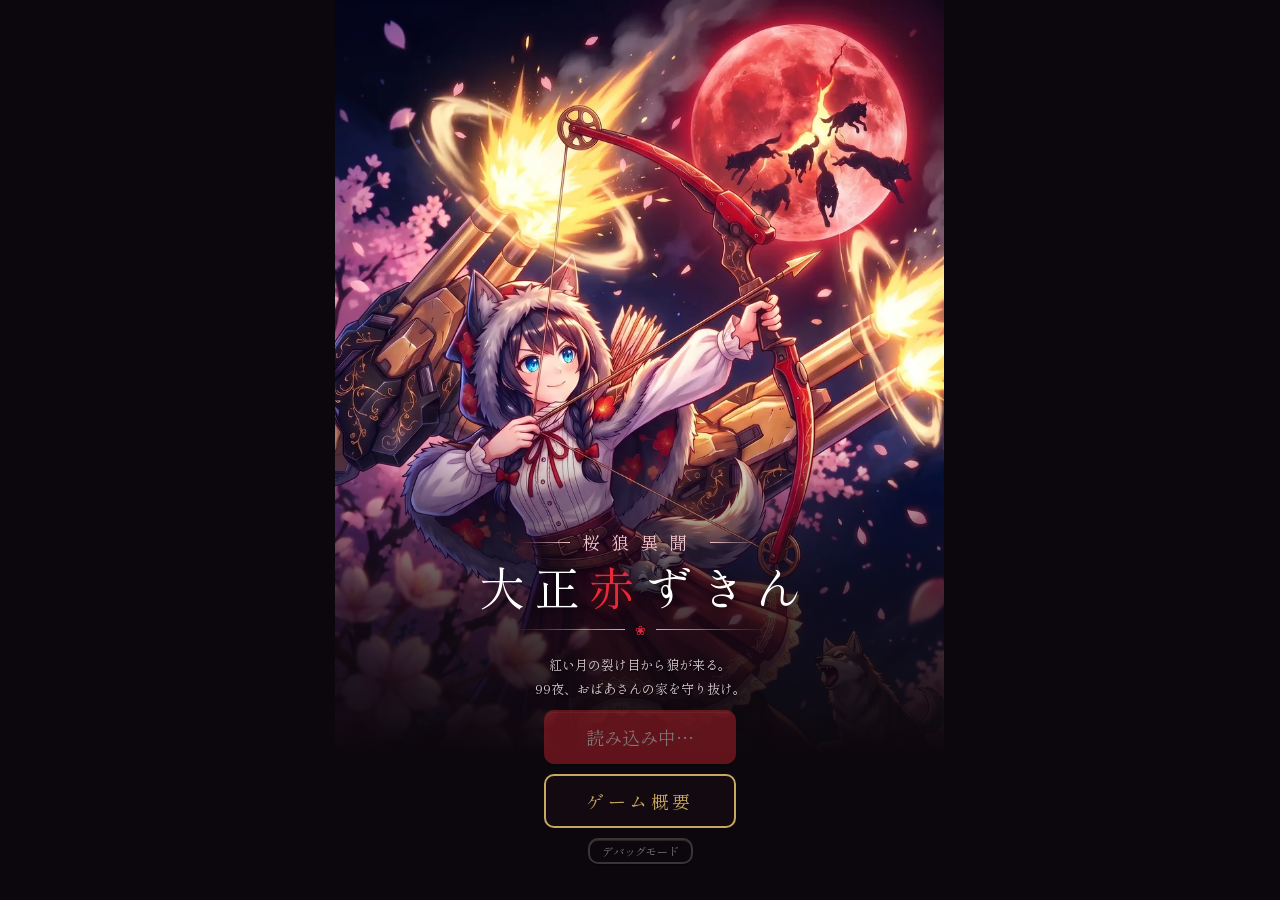
<file: akazukin/index.html>
<!doctype html>
<html lang="ja">
  <head>
    <meta charset="UTF-8" />
    <meta name="viewport" content="width=device-width, initial-scale=1.0, maximum-scale=1.0, user-scalable=no, viewport-fit=cover" />
    <meta name="theme-color" content="#120d10" />
    <meta name="description" content="桜狼異聞　大正赤ずきん ── 紅い月の裂け目から攻めてくる狼を、おばあさんの家の前で迎え撃つ。" />
    <link rel="icon" href="/akazukin/favicon.svg" type="image/svg+xml" />
    <title>桜狼異聞　大正赤ずきん</title>
    <link rel="preconnect" href="https://fonts.googleapis.com" />
    <link rel="preconnect" href="https://fonts.gstatic.com" crossorigin />
    <link href="https://fonts.googleapis.com/css2?family=Shippori+Mincho:wght@400;500;700;800&display=swap" rel="stylesheet" />
    <script type="module" crossorigin src="/akazukin/assets/index-Xdlb4_T8.js"></script>
    <link rel="stylesheet" crossorigin href="/akazukin/assets/index-GoRFWxUu.css">
  </head>
  <body>
    <div id="field">
      <div id="legend" hidden></div>
      <div id="combo" hidden></div>
      <div id="beats" hidden></div>
      <div id="finname" hidden></div>
      <div id="bubble" hidden></div>
      <div id="cutin" hidden>桜嵐</div>
      <div id="surge" hidden>群れが来る！</div>
      <button id="pause" aria-label="一時停止">❚❚</button>
      <button id="sound">♪ 音 切</button>
      <div id="next" hidden></div>
      <div id="card" hidden></div>
      <div id="hint" hidden></div>
      <div id="talk" hidden></div>
      <div id="tonight" hidden></div>
    </div>
    <div id="panel"></div>
    <div id="overlay" hidden></div>
  </body>
</html>
</file>
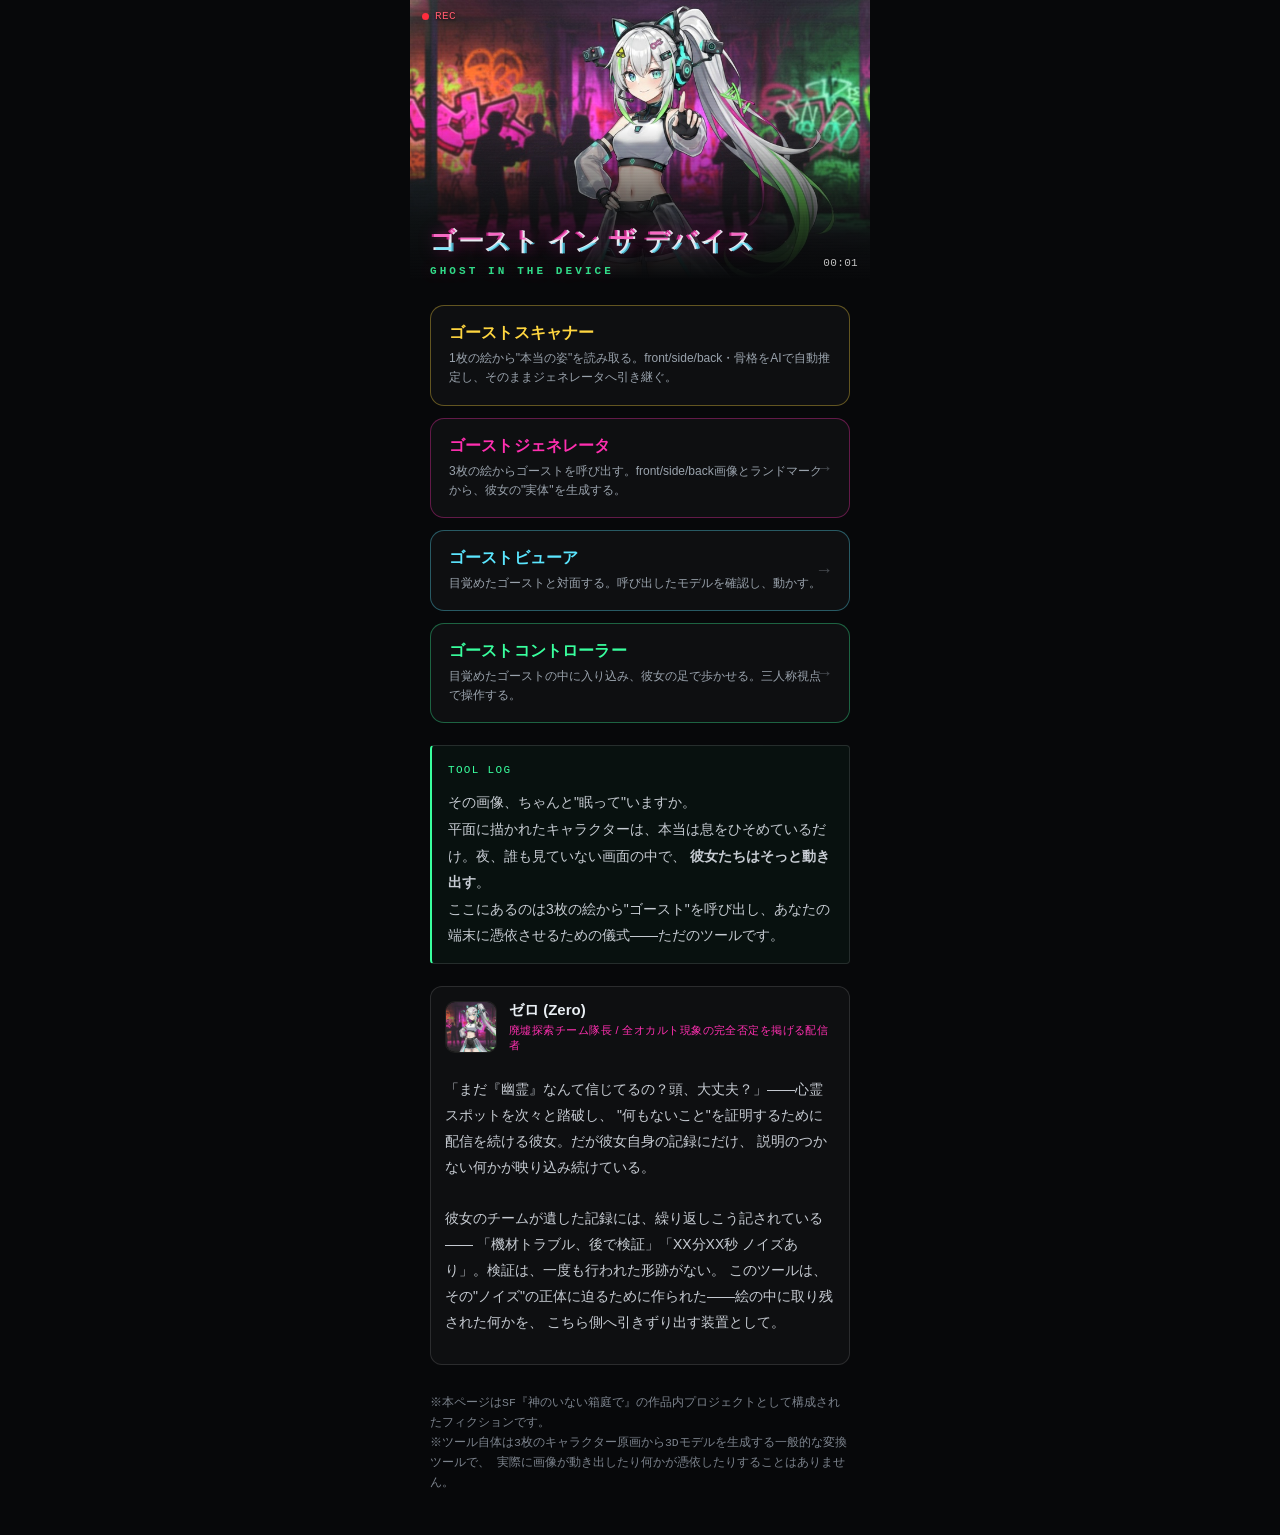
<file: ghostitd/index.html>
<!DOCTYPE html>
<!-- Pages再デプロイトリガー: 2026-07-04 11:19 (2回連続でGitHub側デプロイ失敗のため再試行) -->
<html lang="ja"><head>
<meta charset="utf-8"/>
<meta name="viewport" content="width=device-width,initial-scale=1,maximum-scale=1,user-scalable=no"/>
<title>ゴースト イン ザ デバイス</title>
<style>
  :root{
    --bg:#07080a;--txt:#e8edf2;--mut:#9aa3ad;
    --pink:#ff2fb0;--green:#39ff9e;--cyan:#5be6ff;--yellow:#ffd640;
    --line:rgba(255,255,255,.12)
  }
  *{box-sizing:border-box;-webkit-tap-highlight-color:transparent}
  html,body{margin:0;min-height:100%;background:var(--bg);color:var(--txt);
    font-family:-apple-system,BlinkMacSystemFont,"Segoe UI",Roboto,sans-serif}
  .page{max-width:460px;margin:0 auto;padding:0 0 42px}

  /* ---------- ヒーロー画像 ---------- */
  .hero{position:relative;width:100%;aspect-ratio:800/485;overflow:hidden;background:#000}
  .hero img{width:100%;height:100%;object-fit:cover;display:block;filter:saturate(1.08) contrast(1.04)}
  .hero::after{content:"";position:absolute;inset:0;
    background:linear-gradient(to bottom, rgba(7,8,10,0) 45%, rgba(7,8,10,.75) 78%, var(--bg) 100%)}
  .hero .rec{position:absolute;top:10px;left:12px;display:flex;align-items:center;gap:6px;
    font-family:"SFMono-Regular",Consolas,Menlo,monospace;font-size:11px;color:#ff5a6e;
    text-shadow:0 1px 3px rgba(0,0,0,.8);letter-spacing:.04em;z-index:2}
  .hero .rec .dot{width:7px;height:7px;border-radius:50%;background:#ff2d3d;animation:blink 1.4s infinite}
  .hero .ts{position:absolute;bottom:10px;right:12px;
    font-family:"SFMono-Regular",Consolas,Menlo,monospace;font-size:11px;color:rgba(255,255,255,.75);
    text-shadow:0 1px 3px rgba(0,0,0,.8);letter-spacing:.03em;z-index:2;font-variant-numeric:tabular-nums}
  .hero .scan{position:absolute;inset:0;pointer-events:none;mix-blend-mode:overlay;opacity:.5;z-index:1;
    background:repeating-linear-gradient(to bottom, rgba(255,255,255,.06) 0px, rgba(255,255,255,.06) 1px, transparent 2px, transparent 3px)}
  @keyframes blink{0%,100%{opacity:1}50%{opacity:.15}}

  /* ---------- ノイズ/グリッチ演出(たまに一瞬走る) ---------- */
  .hero .noise{position:absolute;inset:0;z-index:1;pointer-events:none;opacity:0;
    filter:url(#staticNoise);mix-blend-mode:overlay}
  .hero.glitching .noise{opacity:.75}
  .hero.glitching img{animation:imgGlitch .22s steps(1,end) 3}
  @keyframes imgGlitch{
    0%{transform:translate(0,0);filter:saturate(1.08) contrast(1.04)}
    35%{transform:translate(-4px,1px);filter:saturate(1.5) contrast(1.3) hue-rotate(8deg)}
    70%{transform:translate(3px,-1px);filter:saturate(1.3) contrast(1.2) hue-rotate(-6deg)}
    100%{transform:translate(0,0);filter:saturate(1.08) contrast(1.04)}
  }

  /* ---------- タイトル ---------- */
  .titleWrap{padding:0 20px;margin-top:-54px;position:relative;z-index:3}
  h1{font-size:26px;font-weight:800;letter-spacing:.02em;margin:0;line-height:1.25;
    text-shadow:0 0 18px rgba(255,47,176,.35)}
  h1 .glitch{position:relative;display:inline-block;color:var(--txt)}
  h1 .glitch::before,h1 .glitch::after{content:attr(data-t);position:absolute;left:0;top:0;width:100%;
    overflow:hidden;opacity:.7}
  h1 .glitch::before{color:var(--pink);transform:translate(-2px,0);clip-path:inset(0 0 55% 0);animation:gl1 3.2s infinite}
  h1 .glitch::after{color:var(--cyan);transform:translate(2px,0);clip-path:inset(55% 0 0 0);animation:gl2 3.6s infinite}
  @keyframes gl1{0%,88%,100%{transform:translate(-2px,0)}90%{transform:translate(3px,-1px)}92%{transform:translate(-3px,1px)}}
  @keyframes gl2{0%,90%,100%{transform:translate(2px,0)}92%{transform:translate(-3px,1px)}94%{transform:translate(3px,-1px)}}
  .eng{display:block;font-family:"SFMono-Regular",Consolas,Menlo,monospace;font-size:11px;
    color:var(--green);letter-spacing:.28em;margin:8px 0 0;opacity:.85}

  .lead{padding:16px 20px 0;font-size:14.5px;line-height:1.85;color:#c7ccd3}
  .lead b{color:var(--txt);font-weight:600}

  /* ---------- ログ風ブロック ---------- */
  .logBlock{margin:22px 20px 0;border:1px solid var(--line);border-left:2px solid var(--green);
    border-radius:4px;background:rgba(57,255,158,.04);padding:14px 16px}
  .logBlock .tag{font-family:"SFMono-Regular",Consolas,Menlo,monospace;font-size:11px;color:var(--green);
    letter-spacing:.12em;margin:0 0 8px}
  .logBlock p{font-size:14px;line-height:1.9;color:#c7ccd3;margin:0}

  /* ---------- ゼロちゃん紹介カード ---------- */
  .zeroCard{margin:22px 20px 0;
    border:1px solid var(--line);border-radius:12px;overflow:hidden;background:rgba(255,255,255,.03)}
  .zeroCard .zcHead{display:flex;gap:12px;padding:14px 14px 10px;align-items:flex-start}
  .zeroCard .zcThumb{flex:0 0 52px;width:52px;height:52px;border-radius:10px;overflow:hidden;
    border:1px solid var(--line);background:#000}
  .zeroCard .zcThumb img{width:100%;height:100%;object-fit:cover;object-position:50% 15%}
  .zeroCard .zcName{font-size:15px;font-weight:700;color:var(--txt);margin:0 0 3px}
  .zeroCard .zcRole{font-size:11px;color:var(--pink);letter-spacing:.04em;margin:0}
  .zeroCard .zcDesc{padding:0 14px 14px;font-size:14px;line-height:1.85;color:#c7ccd3}

  /* ---------- ボタン ---------- */
  .actions{margin:26px 20px 0;display:flex;flex-direction:column;gap:12px}
  .card{position:relative;display:block;text-decoration:none;color:inherit;overflow:hidden;
    border:1px solid var(--line);border-radius:14px;background:rgba(255,255,255,.03);padding:17px 18px;
    transition:border-color .15s,background .15s}
  .card:active{background:rgba(255,255,255,.06)}
  .card.g1{border-color:rgba(255,47,176,.35)}
  .card.g1:active{border-color:var(--pink);box-shadow:0 0 22px rgba(255,47,176,.25)}
  .card.g2{border-color:rgba(91,230,255,.35)}
  .card.g2:active{border-color:var(--cyan);box-shadow:0 0 22px rgba(91,230,255,.25)}
  .card.g3{border-color:rgba(57,255,158,.35)}
  .card.g3:active{border-color:var(--green);box-shadow:0 0 22px rgba(57,255,158,.25)}
  .card.g4{border-color:rgba(255,214,64,.35)}
  .card.g4:active{border-color:var(--yellow);box-shadow:0 0 22px rgba(255,214,64,.25)}
  .card b{display:block;font-size:15.5px;margin-bottom:5px;letter-spacing:.01em}
  .card.g1 b{color:var(--pink)}
  .card.g2 b{color:var(--cyan)}
  .card.g3 b{color:var(--green)}
  .card.g4 b{color:var(--yellow)}
  .card span{display:block;font-size:12px;color:var(--mut);line-height:1.6}
  .card .arrow{position:absolute;right:16px;top:50%;transform:translateY(-50%);font-size:18px;opacity:.4}

  .foot{margin:28px 20px 0;font-size:11.5px;color:#7c838d;line-height:1.75;
    font-family:"SFMono-Regular",Consolas,Menlo,monospace}
</style></head>
<body>
<svg width="0" height="0" style="position:absolute">
  <filter id="staticNoise">
    <feTurbulence type="fractalNoise" baseFrequency="0.9" numOctaves="2" stitchTiles="stitch" result="n"/>
    <feColorMatrix in="n" type="matrix" values="0 0 0 0 1  0 0 0 0 1  0 0 0 0 1  0 0 0 0.9 0"/>
  </filter>
</svg>
<div class="page">

  <div class="hero" id="hero">
    <img src="images/hero_ghost.jpg" alt="ゴースト"/>
    <div class="noise"></div>
    <div class="scan"></div>
    <div class="rec"><span class="dot"></span>REC</div>
    <div class="ts" id="tsCounter">00:00</div>
  </div>

  <div class="titleWrap">
    <h1><span class="glitch" data-t="ゴースト イン ザ デバイス">ゴースト イン ザ デバイス</span>
      <span class="eng">GHOST IN THE DEVICE</span></h1>
  </div>

  <div class="actions">
    <a class="card g4" href="ghost_scanner.html">
      <b>ゴーストスキャナー</b>
      <span>1枚の絵から"本当の姿"を読み取る。front/side/back・骨格をAIで自動推定し、そのままジェネレータへ引き継ぐ。</span>
      <span class="arrow">→</span>
    </a>
    <a class="card g1" href="landmark_tool.html">
      <b>ゴーストジェネレータ</b>
      <span>3枚の絵からゴーストを呼び出す。front/side/back画像とランドマークから、彼女の"実体"を生成する。</span>
      <span class="arrow">→</span>
    </a>
    <a class="card g2" href="character_3d.html">
      <b>ゴーストビューア</b>
      <span>目覚めたゴーストと対面する。呼び出したモデルを確認し、動かす。</span>
      <span class="arrow">→</span>
    </a>
    <a class="card g3" href="controller.html">
      <b>ゴーストコントローラー</b>
      <span>目覚めたゴーストの中に入り込み、彼女の足で歩かせる。三人称視点で操作する。</span>
      <span class="arrow">→</span>
    </a>
  </div>

  <div class="logBlock">
    <p class="tag">TOOL LOG</p>
    <p>
      その画像、ちゃんと"眠って"いますか。<br>
      平面に描かれたキャラクターは、本当は息をひそめているだけ。夜、誰も見ていない画面の中で、
      <b>彼女たちはそっと動き出す</b>。<br>
      ここにあるのは3枚の絵から"ゴースト"を呼び出し、あなたの端末に憑依させるための儀式——ただのツールです。
    </p>
  </div>

  <div class="zeroCard">
    <div class="zcHead">
      <div class="zcThumb"><img src="images/hero_ghost.jpg" alt="ゼロ"/></div>
      <div>
        <p class="zcName">ゼロ (Zero)</p>
        <p class="zcRole">廃墟探索チーム隊長 / 全オカルト現象の完全否定を掲げる配信者</p>
      </div>
    </div>
    <p class="zcDesc">
      「まだ『幽霊』なんて信じてるの？頭、大丈夫？」——心霊スポットを次々と踏破し、
      "何もないこと"を証明するために配信を続ける彼女。だが彼女自身の記録にだけ、
      説明のつかない何かが映り込み続けている。<br><br>
      彼女のチームが遺した記録には、繰り返しこう記されている——
      「機材トラブル、後で検証」「XX分XX秒 ノイズあり」。検証は、一度も行われた形跡がない。
      このツールは、その"ノイズ"の正体に迫るために作られた——絵の中に取り残された何かを、
      こちら側へ引きずり出す装置として。
    </p>
  </div>

  <p class="foot">
    ※本ページはSF『神のいない箱庭で』の作品内プロジェクトとして構成されたフィクションです。<br>
    ※ツール自体は3枚のキャラクター原画から3Dモデルを生成する一般的な変換ツールで、
    実際に画像が動き出したり何かが憑依したりすることはありません。
  </p>

</div>
<script>
(function(){
  "use strict";
  var el=document.getElementById('tsCounter');
  var t0=Date.now();
  function pad(n){ return String(n).padStart(2,'0'); }
  function tick(){
    var s=Math.floor((Date.now()-t0)/1000);
    el.textContent=pad(Math.floor(s/60)%100)+':'+pad(s%60);
  }
  tick(); setInterval(tick, 1000);

  var hero=document.getElementById('hero');
  function scheduleGlitch(){
    setTimeout(function(){
      hero.classList.add('glitching');
      setTimeout(function(){ hero.classList.remove('glitching'); }, 260);
      scheduleGlitch();
    }, 3500+Math.random()*6500);
  }
  scheduleGlitch();
})();
</script>
</body></html>
</file>
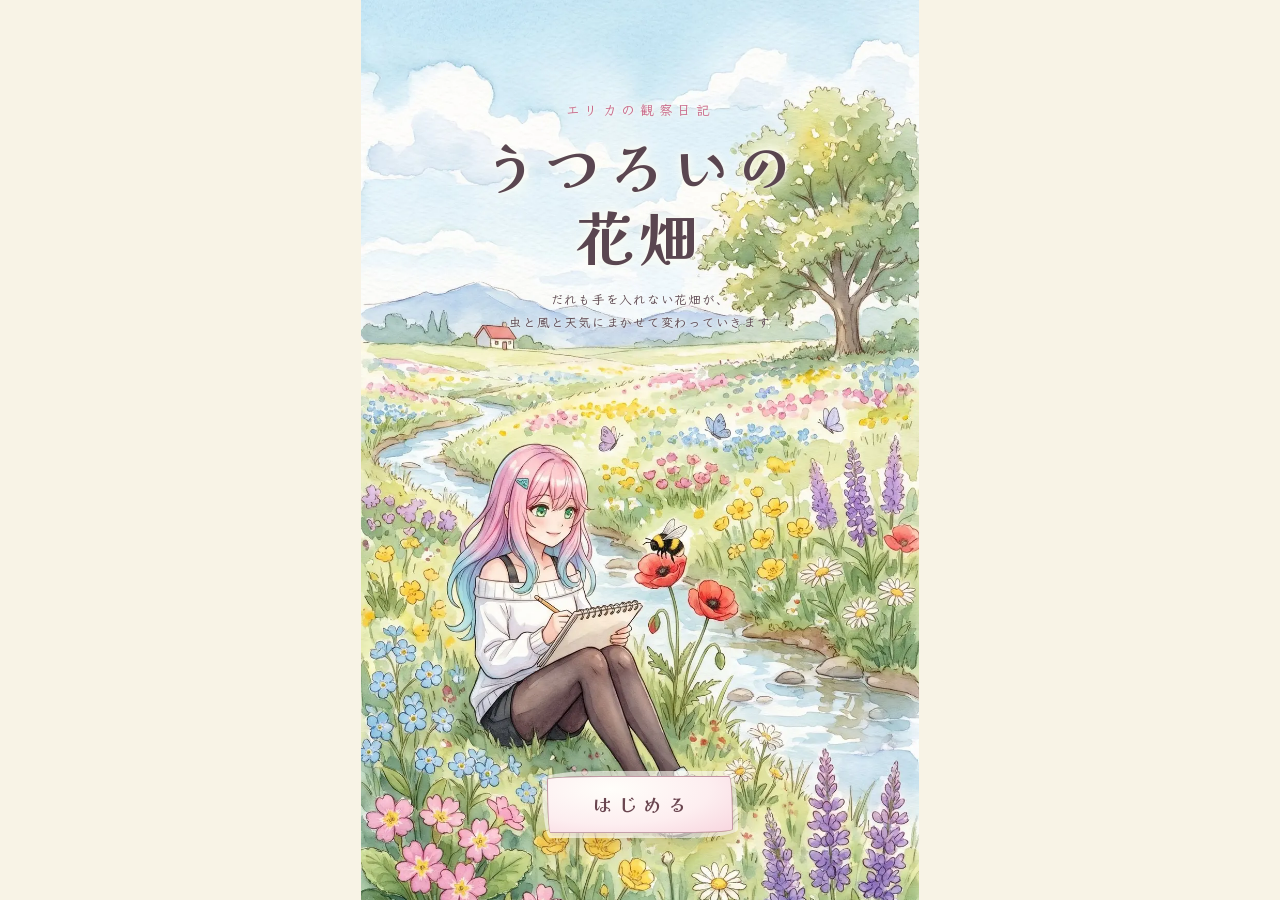
<file: hanabatake/index.html>
<!doctype html>
<html lang="ja">
<head>
<meta charset="utf-8">
<meta name="viewport" content="width=device-width, initial-scale=1, maximum-scale=1, user-scalable=no, viewport-fit=cover">
<meta name="theme-color" content="#f7f1e3">
<title>うつろいの花畑</title>
<meta name="description" content="誰も手を入れない花畑が、虫と風と天気にまかせて、年ごとに色と形を変えていきます。エリカの観察日記。">
<meta property="og:title" content="うつろいの花畑">
<meta property="og:description" content="誰も手を入れない花畑が、虫と風と天気にまかせて進化していきます。">
<meta property="og:image" content="https://amanesf.github.io/hanabatake/title.jpg">
<link rel="icon" href="favicon.svg" type="image/svg+xml">
<link rel="preconnect" href="https://fonts.googleapis.com">
<link rel="preconnect" href="https://fonts.gstatic.com" crossorigin>
<link href="https://fonts.googleapis.com/css2?family=Kaisei+Decol:wght@500;700&family=Klee+One:wght@400;600&display=swap" rel="stylesheet">
<style>
:root{--paper:#f7f1e3;--ink:#5c4a44;--ink2:#9c8a80;--pink:#eaa3b8;--aqua:#86cfdc;--leaf:#8fb27e;--line:rgba(110,84,76,.42);
  --hand:255px 18px 225px 16px/16px 225px 18px 255px;--hand2:18px 240px 20px 225px/225px 20px 240px 18px}
*{box-sizing:border-box;margin:0;padding:0;-webkit-tap-highlight-color:transparent}
html,body{height:100%;background:#f8f3e6;overflow:hidden;overscroll-behavior:none}
body{font-family:'Klee One','Hiragino Maru Gothic ProN','Yu Gothic',sans-serif;color:var(--ink);display:flex;justify-content:center;align-items:center;-webkit-user-select:none;user-select:none;touch-action:manipulation}
#stage{position:relative;width:100vw;height:100vh;height:100dvh;max-width:calc(100dvh*.62);background:var(--paper);overflow:hidden}
@media (max-aspect-ratio:62/100){#stage{max-width:none}}
#cv{position:absolute;inset:0;width:100%;height:100%;display:block}
#paper{position:absolute;inset:0;pointer-events:none;mix-blend-mode:multiply;background-size:256px 256px;z-index:60;box-shadow:inset 0 0 70px rgba(150,120,80,.22),inset 0 0 8px rgba(120,90,60,.25)}

/* 日付 */
#hud{position:absolute;left:0;top:0;padding:calc(env(safe-area-inset-top) + 14px) 18px 0;z-index:10;pointer-events:none}
#date{display:flex;align-items:baseline;gap:3px;font-family:'Kaisei Decol',serif;color:#5a4a52;text-shadow:0 0 10px rgba(255,252,240,.95),0 0 3px rgba(255,252,240,.9)}
#date b{font-size:40px;font-weight:700;line-height:1;letter-spacing:-.01em}
#date span{font-size:14px;margin-right:8px}
#date i{font-style:normal;font-size:17px;width:34px;height:34px;display:grid;place-items:center;align-self:center;color:#fff;text-shadow:0 1px 2px rgba(80,50,60,.35);border-radius:47% 53% 44% 56%/55% 46% 54% 45%;background:radial-gradient(circle at 35% 30%,#f7c4d2,#e58fac 70%,#d87a9c);box-shadow:0 0 0 3px rgba(255,255,255,.35),0 2px 8px rgba(120,60,80,.2);transition:background 1.5s}
#date i[data-s="1"]{background:radial-gradient(circle at 35% 30%,#a8e0c0,#5fb890 70%,#4aa480)}
#date i[data-s="2"]{background:radial-gradient(circle at 35% 30%,#f6cf8c,#e3a04e 70%,#d48a3c)}
#date i[data-s="3"]{background:radial-gradient(circle at 35% 30%,#d6e2f2,#9db4d6 70%,#8aa2c8)}
#tags{display:flex;flex-direction:column;align-items:flex-start;gap:5px;margin-top:9px}
#tags span{font-size:12.5px;font-weight:600;padding:2px 11px 3px 9px;color:#5a4a52;background:rgba(255,252,243,.82);border-radius:var(--hand);border:1.2px solid var(--line);animation:tagIn .9s both;position:relative}
#tags span::before{content:'';display:inline-block;width:8px;height:8px;margin-right:6px;border-radius:50% 46% 52% 48%;background:var(--c);vertical-align:1px}
@keyframes tagIn{from{opacity:0;transform:translateX(-10px) rotate(-3deg)}}

/* エリカと吹き出し */
#erika{position:absolute;left:10px;bottom:calc(env(safe-area-inset-bottom) + 12px);width:27%;max-width:118px;aspect-ratio:1;z-index:20;cursor:pointer;display:none;animation:bob 4.6s ease-in-out infinite;border-radius:50% 48% 51% 49%/49% 51% 48% 52%;background:radial-gradient(circle at 40% 32%,#fffdf8,#fbf3e4);box-shadow:0 0 0 1.4px var(--line),0 0 0 5px rgba(255,253,246,.9),0 0 0 6.3px rgba(110,84,76,.25),3px 6px 16px rgba(80,60,40,.25);overflow:hidden}
#erika.ready{display:none}
#erika::after{content:'';position:absolute;inset:0;z-index:3;border-radius:inherit;box-shadow:inset 0 0 18px 4px rgba(250,244,230,.85),inset 0 0 3px rgba(120,90,70,.4);pointer-events:none} /* 絵の縁は紙に溶ける */
#erika img{position:absolute;inset:-2%;width:104%;height:104%;object-fit:cover;opacity:0;transition:opacity .28s;mix-blend-mode:multiply;filter:saturate(.86) contrast(.95) sepia(.08) brightness(1.03)}
#erika::before{content:'';position:absolute;inset:0;z-index:2;pointer-events:none;border-radius:inherit;background:var(--paperimg) 0 0/180px 180px;mix-blend-mode:multiply;opacity:.9}
#erika img.on{opacity:1}
@keyframes bob{50%{transform:translateY(-3px) rotate(-1.2deg)}}
#bubble{position:absolute;left:min(22%,96px);width:min(62vw,250px);bottom:calc(env(safe-area-inset-bottom) + min(27vw,118px) + 22px);z-index:21;opacity:0;transform:translateY(8px) scale(.94);transform-origin:8% 100%;transition:opacity .45s,transform .55s cubic-bezier(.3,1.5,.5,1);pointer-events:none}
#bubble.show{opacity:1;transform:none;pointer-events:auto}
#bubble.side{transform:translate(-6px,-50%) scale(.94);transform-origin:0 50%}
#bubble.side.show{transform:translate(0,-50%)}
#bubble.side p::after{left:-9px;top:calc(50% - 8px);bottom:auto;border-left:1.5px solid var(--line);border-bottom:1.5px solid var(--line);border-top:0;transform:rotate(45deg) skew(8deg,8deg);border-radius:0 0 0 4px}
#bubble p{font-size:14.5px;line-height:1.72;font-weight:600;letter-spacing:.02em;padding:11px 15px 12px;background:#fffdf5;border:1.5px solid var(--line);border-radius:var(--hand2);box-shadow:2px 3px 0 rgba(120,90,70,.1),0 6px 18px rgba(90,70,50,.14);position:relative}
#bubble p::after{content:'';position:absolute;left:30px;bottom:-9px;width:15px;height:15px;background:#fffdf5;border-left:1.5px solid var(--line);border-bottom:1.5px solid var(--line);transform:skewX(28deg) rotate(-38deg);border-radius:0 0 0 5px}

/* ボタン */
#btns{position:absolute;right:7px;bottom:calc(env(safe-area-inset-bottom) + 10px);display:flex;flex-direction:column;gap:7px;z-index:22;transform-origin:100% 100%;transition:opacity 1.2s,transform .6s cubic-bezier(.3,1.3,.5,1)}
#btns.idle{opacity:.42;transform:scale(.8)}
#btns.idle small{opacity:0}
#btns button{width:46px;height:50px;border:0;background:none;font:inherit;color:var(--ink);cursor:pointer;display:grid;justify-items:center;align-content:start;position:relative;transition:transform .25s cubic-bezier(.3,1.6,.5,1)}
#btns button::before{content:'';position:absolute;left:4px;top:0;width:38px;height:38px;border-radius:46% 54% 48% 52%/54% 47% 53% 46%;background:radial-gradient(circle at 36% 30%,rgba(255,254,248,.97),rgba(255,250,236,.86));border:1.3px solid var(--line);box-shadow:1px 2px 0 rgba(120,90,70,.1),0 3px 10px rgba(90,70,50,.14)}
#btns button:nth-child(2n)::before{border-radius:54% 46% 53% 47%/46% 54% 45% 55%}
#btns button:active{transform:scale(.88) rotate(-4deg)}
#btns svg{position:relative;width:26px;height:26px;margin-top:6px;fill:none;stroke:#6a5650;stroke-width:1.7;stroke-linecap:round;stroke-linejoin:round}
#btns small{position:relative;font-size:9.5px;font-weight:600;line-height:1;margin-top:8px;color:#5a4a52;text-shadow:0 0 4px #fffaf0,0 0 2px #fffaf0,0 0 6px #fffaf0;white-space:nowrap}
#btns button.off svg{opacity:.34}
#btns button.off::after{content:'';position:absolute;left:9px;top:18px;width:28px;height:1.6px;background:#8a6e66;transform:rotate(-38deg);border-radius:2px}
#bSpeed[data-i="0"]::before{background:radial-gradient(circle at 36% 30%,#fff,#e6f1e2)}
#bSpeed[data-i="2"]::before{background:radial-gradient(circle at 36% 30%,#fff,#fbe6c9)}
#bSpeed[data-i="3"]::before{background:radial-gradient(circle at 36% 30%,#fff,#f9cfd6)}
#bSpeed[data-i="3"] svg path:first-of-type{animation:spin 1s linear infinite;transform-origin:16px 17px}
#bSpeed[data-i="2"] svg path:first-of-type{animation:spin 2.4s linear infinite;transform-origin:16px 17px}
@keyframes spin{to{transform:rotate(360deg)}}
#bZukan.ping::before{animation:ping 1.3s}
/* 図鑑ボタンの札：まだ見ていないスケッチの数 */
#bZukan .badge{position:absolute;right:-3px;top:-5px;z-index:2;min-width:19px;height:19px;padding:0 5px;border-radius:10px 9px 10px 9px;background:radial-gradient(circle at 35% 30%,#f39ab2,#d9688a);color:#fff;font-size:11px;font-weight:700;line-height:19px;text-align:center;box-shadow:0 0 0 2px #fffaf0,1px 2px 4px rgba(120,60,80,.3);display:none}
#bZukan .badge.on{display:block}
#bZukan .badge.bump{animation:bump .6s cubic-bezier(.3,1.8,.5,1)}
@keyframes bump{from{transform:scale(.3)}}
#bZukan .ztip{position:absolute;right:50px;top:6px;z-index:2;font-size:11.5px;font-weight:700;letter-spacing:.06em;color:#c25a7c;background:#fffdf5;border:1.3px solid rgba(194,90,124,.5);border-radius:var(--hand);padding:2px 9px 3px;white-space:nowrap;opacity:0;transform:translateX(6px);transition:opacity .4s,transform .5s cubic-bezier(.3,1.5,.5,1);pointer-events:none}
#bZukan .ztip::after{content:'';position:absolute;right:-6px;top:7px;border:4px solid transparent;border-left:6px solid rgba(194,90,124,.5)}
#bZukan .ztip.show{opacity:1;transform:none}
#btns.idle #bZukan .badge{transform:scale(1.25)}
.zcard{position:relative}
.zcard.fresh{border-color:rgba(214,104,138,.6);box-shadow:2px 3px 0 rgba(200,100,130,.12),0 0 0 3px rgba(243,154,178,.18)}
.znew{position:absolute;left:-4px;top:-6px;font-size:10.5px;font-weight:700;letter-spacing:.05em;color:#fff;background:#e0789a;border-radius:8px 7px 9px 6px;padding:1px 7px 2px;transform:rotate(-8deg);box-shadow:1px 1px 0 rgba(120,60,80,.2)}
@keyframes ping{30%{box-shadow:0 0 0 9px rgba(234,163,184,.5);background:#fde3ea}}

/* めくる紙 */
#sheet{position:absolute;left:0;right:0;bottom:0;height:80%;z-index:40;background:#fbf6ea;border-radius:26px 30px 0 0/22px 26px 0 0;border-top:1.5px solid var(--line);box-shadow:0 -10px 40px rgba(80,60,40,.25);transform:translateY(105%);transition:transform .55s cubic-bezier(.2,.9,.25,1);display:flex;flex-direction:column}
#sheet.open{transform:none}
#sheet.plant{height:74%}
#sheet::before{content:'';position:absolute;left:50%;top:9px;width:44px;height:4px;margin-left:-22px;border-radius:4px;background:rgba(120,90,80,.25)}
#close{position:absolute;right:14px;top:14px;z-index:2;font:inherit;font-size:12.5px;font-weight:600;color:var(--ink);background:#fffdf5;border:1.3px solid var(--line);border-radius:var(--hand);padding:4px 13px 5px;cursor:pointer}
#sheetBody{overflow-y:auto;-webkit-overflow-scrolling:touch;padding:26px 20px calc(env(safe-area-inset-bottom) + 30px);flex:1}
#sheet h2{font-family:'Kaisei Decol',serif;font-size:21px;font-weight:700;letter-spacing:.04em;margin:2px 70px 8px 0;line-height:1.35;color:#5a4650}
#sheet h3{font-family:'Kaisei Decol',serif;font-size:14.5px;font-weight:700;margin:20px 0 8px;display:flex;align-items:center;gap:8px;color:#6a5460}
#sheet h3::after{content:'';flex:1;height:5px;border-radius:5px;background:linear-gradient(90deg,rgba(234,163,184,.5),rgba(134,207,220,.38),transparent)}
#sheet canvas{display:block;max-width:100%}
.note{font-size:12.5px;line-height:1.85;color:#7a6860}
.note s{opacity:.55}
.phead{display:flex;gap:14px;align-items:flex-end}
.phead>canvas{flex:none;background:radial-gradient(ellipse at 50% 60%,#fffdf6,#f6eeda);border-radius:var(--hand2);border:1.3px solid var(--line);box-shadow:2px 3px 0 rgba(120,90,70,.08)}
.pinfo{flex:1;min-width:0}
.meta{font-size:13px;line-height:1.85;margin-bottom:10px}
.meta b{font-size:16px;font-family:'Kaisei Decol',serif;color:#d0708e;margin:0 1px}
button.ink{font:inherit;font-size:13px;font-weight:600;color:#6a4650;background:linear-gradient(180deg,#fde9ee,#f9d5de);border:1.3px solid rgba(160,90,110,.45);border-radius:var(--hand);padding:7px 16px 8px;cursor:pointer;box-shadow:1px 2px 0 rgba(140,80,100,.14)}
button.ink:disabled{opacity:.55}
button.ink.quiet{display:block;margin:30px auto 0;background:none;border-color:var(--line);color:#8a7870;font-size:12px;box-shadow:none}
.genes{display:grid;grid-template-columns:1fr 1fr;gap:5px 16px;margin-top:18px}
.gene{display:grid;grid-template-columns:5.6em 1fr auto;align-items:center;gap:0 7px;font-size:11.5px;min-height:20px}
.gene span{color:#7a6860;white-space:nowrap}
.gene i{height:8px;border-radius:8px 5px 7px 4px;background:rgba(150,125,110,.16);overflow:hidden;min-width:30px}
.gene em{display:block;height:100%;border-radius:8px 6px 9px 5px;opacity:.92}
.gene b{font-size:11.5px;font-weight:600;min-width:2.6em;text-align:right;color:#5a4a52;white-space:nowrap}
.gene b.wide{grid-column:2/4;text-align:left;font-size:12px}
.fam{display:flex;gap:10px;flex-wrap:wrap;align-items:center}
.kin{display:grid;justify-items:center;font-size:11px;line-height:1.45;text-align:center;min-width:64px}
.kin canvas,.nothumb{width:52px;height:52px}
.kin small{color:#9a8880;font-size:10.5px}
.dots{color:#b0a096}
.zgrid{display:grid;grid-template-columns:repeat(3,1fr);gap:12px 10px;margin-top:14px}
.zcard{display:grid;justify-items:center;text-align:center;background:#fffdf6;border:1.2px solid var(--line);border-radius:var(--hand2);padding:6px 4px 9px;box-shadow:2px 3px 0 rgba(120,90,70,.07);transform:rotate(-.6deg)}
.zcard:nth-child(3n+2){transform:rotate(.7deg)}.zcard:nth-child(4n){transform:rotate(-1.1deg)}
.zcard.star{background:#fff6f3;border-color:rgba(190,110,130,.5)}
.zcard canvas{max-width:100%}
.zname{font-size:12px;font-weight:600;line-height:1.4;min-height:1.4em;outline:none;padding:1px 4px;border-radius:6px;-webkit-user-select:text;user-select:text}
.zname:focus{background:#fdeef2}
.zcard small{font-size:10px;color:#9a8880;line-height:1.4}
.axis{display:flex;justify-content:space-between;font-size:10.5px;color:#9a8880;margin:2px 6px 6px}
.legend,.prefs{display:flex;flex-wrap:wrap;gap:3px 12px;font-size:11px;color:#7a6860;margin-top:5px}
.legend i,.prefs i{display:inline-block;width:9px;height:9px;border-radius:50% 44% 52% 46%;margin-right:4px;vertical-align:-1px}
.prefs i{width:16px;height:16px;border:1px solid var(--line);vertical-align:-4px}
.diary p{font-size:12.5px;line-height:1.8;padding:6px 0;border-bottom:1px dashed rgba(120,90,80,.2)}
.diary b{font-family:'Kaisei Decol',serif;color:#d0708e;margin-right:8px;font-size:12px}

/* 扉 */
#title{position:absolute;inset:0;z-index:55;background:var(--paper) url(title.webp) center/cover no-repeat;display:flex;justify-content:center;transition:opacity 1.7s ease,transform 2.4s ease}
.go{position:absolute;left:0;right:0;bottom:calc(env(safe-area-inset-bottom) + 7.5vh);display:grid;justify-items:center;gap:9px;animation:ttIn 1.4s 1s both}
#start{font:inherit;font-family:'Kaisei Decol',serif;font-size:19px;font-weight:700;letter-spacing:.3em;text-indent:.3em;color:#6a4650;padding:13px 40px 15px;cursor:pointer;border:1.6px solid rgba(150,90,108,.55);border-radius:var(--hand);background:radial-gradient(ellipse at 34% 22%,#fffefa,#fdeef0 58%,#f8d6df);box-shadow:0 0 0 5px rgba(255,253,246,.62),2px 3px 0 rgba(140,80,100,.16),0 10px 26px rgba(90,60,50,.24);animation:breathe 3.2s ease-in-out 2.4s infinite;transition:transform .25s cubic-bezier(.3,1.6,.5,1)}
#start:active{transform:scale(.93) rotate(-1.5deg);animation:none}
#start:focus-visible{outline:2px solid #c8688a;outline-offset:5px}
#restart{font:inherit;font-size:12.5px;font-weight:600;letter-spacing:.12em;color:#7a5a64;background:rgba(255,253,246,.72);border:1.2px solid rgba(150,110,120,.4);border-radius:var(--hand2);padding:5px 16px 6px;cursor:pointer;margin-top:4px}
#restart[hidden]{display:none}
#start:disabled{opacity:.85;cursor:default;animation:none}
#startNote:empty{display:none}
#startNote{background:rgba(255,253,246,.82);border-radius:var(--hand);padding:2px 12px 3px;font-size:12px;font-weight:600;letter-spacing:.08em;color:#5a4650;text-shadow:0 0 10px #fffdf4,0 0 5px #fffdf4,0 0 2px #fffdf4;min-height:1.4em}
@keyframes breathe{50%{box-shadow:0 0 0 9px rgba(255,253,246,.38),2px 3px 0 rgba(140,80,100,.16),0 10px 26px rgba(90,60,50,.24);transform:translateY(-2px)}}
@media (prefers-reduced-motion:reduce){#start{animation:none}}
#title.gone{opacity:0;transform:scale(1.06);pointer-events:none}
.tt{margin-top:calc(env(safe-area-inset-top) + 11vh);text-align:center;color:#5a4650;text-shadow:0 0 18px #fffdf4,0 0 8px #fffdf4,0 0 3px #fffdf4;animation:ttIn 1.6s .2s both}
.tt p{font-size:13.5px;font-weight:600;letter-spacing:.34em;margin-bottom:10px;color:#c8688a}
.tt h1{font-family:'Kaisei Decol',serif;font-weight:700;font-size:min(13.5vw,58px);line-height:1.22;letter-spacing:.1em}
.tt span{display:block;margin-top:16px;font-size:12.5px;font-weight:600;line-height:1.9;letter-spacing:.06em}
@keyframes ttIn{from{opacity:0;transform:translateY(14px)}}

</style>
</head>
<body>
<div id="stage">
  <canvas id="cv"></canvas>
  <div id="hud">
    <div id="date"><b id="yr">1</b><span>年目</span><i id="ss" data-s="0">春</i></div>
    <div id="tags"></div>
  </div>
  <div id="erika"></div>
  <div id="bubble"><p></p></div>
  <nav id="btns">
    <button id="bTalk" aria-label="実況"><svg viewBox="0 0 32 32"><path d="M6 9c0-2 1.6-3.4 3.6-3.4h12.8c2 0 3.6 1.4 3.6 3.4v8.4c0 2-1.6 3.4-3.6 3.4h-7.2l-5.4 4.6.6-4.6h-.8c-2 0-3.6-1.4-3.6-3.4z"/><path d="M11.5 11.8h9M11.5 15.4h6"/></svg><small>実況</small></button>
    <button id="bSound" class="off" aria-label="音"><svg viewBox="0 0 32 32"><path d="M12.5 23.5V9.2l11-2.4v13.4"/><ellipse cx="9.6" cy="23.6" rx="3.2" ry="2.5"/><ellipse cx="20.6" cy="20.4" rx="3.2" ry="2.5"/></svg><small>音</small></button>
    <button id="bHist" aria-label="年表"><svg viewBox="0 0 32 32"><path d="M5 24.5c4-1 5-9.5 9-9.5s3.6 5 7 5 3.6-10 6.4-12"/><path d="M5 27.5h22.5"/></svg><small>年表</small></button>
    <button id="bZukan" aria-label="図鑑"><svg viewBox="0 0 32 32"><path d="M16 9.4c-2.6-2-6-2.6-10-2.2v17c4-.4 7.4.2 10 2.2 2.6-2 6-2.6 10-2.2v-17c-4-.4-7.4.2-10 2.2zM16 9.4v17"/><circle cx="21.2" cy="14.4" r="1.7"/><path d="M21.2 16.4v3.6"/></svg><small>図鑑</small></button>
    <button id="bSpeed" data-i="1" aria-label="速さ"><svg viewBox="0 0 32 32"><circle cx="16" cy="17" r="9.6"/><path d="M16 17l4.6-5.4M16 5v2.6M13.4 4.6h5.2"/></svg><small>ふつう</small></button>
  </nav>
  <section id="sheet"><button id="close" aria-label="とじる">とじる</button><div id="sheetBody"></div></section>
  <div id="title"><div class="tt"><p>エリカの観察日記</p><h1>うつろいの<br>花畑</h1><span>だれも手を入れない花畑が、<br>虫と風と天気にまかせて変わっていきます</span></div><div class="go"><button id="start" type="button">はじめる</button><small id="startNote"></small><button id="restart" type="button" hidden>はじめから</button></div></div>
  <div id="paper"></div>
</div>
<script>
(()=>{
'use strict';
// ===== 00-util.js =====
// ───────────────────────── util ─────────────────────────
const TAU = Math.PI * 2;
const clamp = (v, a = 0, b = 1) => (v < a ? a : v > b ? b : v);
const lerp = (a, b, t) => a + (b - a) * t;
const smooth = (a, b, x) => { x = clamp((x - a) / (b - a)); return x * x * (3 - 2 * x); };
const hump = (a, b, x) => { const t = (x - a) / (b - a); return t <= 0 || t >= 1 ? 0 : Math.sin(Math.PI * t); };

function RNG(seed) { this.s = seed >>> 0; }
RNG.prototype.next = function () {
  let t = (this.s = (this.s + 0x6d2b79f5) >>> 0);
  t = Math.imul(t ^ (t >>> 15), t | 1);
  t ^= t + Math.imul(t ^ (t >>> 7), t | 61);
  return ((t ^ (t >>> 14)) >>> 0) / 4294967296;
};
RNG.prototype.range = function (a, b) { return a + (b - a) * this.next(); };
RNG.prototype.int = function (n) { return Math.floor(this.next() * n); };
RNG.prototype.chance = function (p) { return this.next() < p; };
RNG.prototype.pick = function (arr) { return arr[Math.floor(this.next() * arr.length)]; };
RNG.prototype.gauss = function () {
  let u = 0, v = 0;
  while (u === 0) u = this.next();
  v = this.next();
  return Math.sqrt(-2 * Math.log(u)) * Math.cos(TAU * v);
};

const hueWrap = (h) => ((h % 360) + 360) % 360;
const hueDist = (a, b) => { const d = Math.abs(hueWrap(a) - hueWrap(b)); return d > 180 ? 360 - d : d; };
const hueLerp = (a, b, t) => { let d = hueWrap(b) - hueWrap(a); if (d > 180) d -= 360; if (d < -180) d += 360; return hueWrap(a + d * t); };
const gaussHue = (h, c, sig) => { const d = hueDist(h, c); return Math.exp(-(d * d) / (2 * sig * sig)); };
const hsl = (h, s, l, a = 1) => `hsla(${hueWrap(h).toFixed(1)},${(clamp(s) * 100).toFixed(1)}%,${(clamp(l) * 100).toFixed(1)}%,${a})`;

// integer hash → 0..1 (visual jitter that must not consume sim rng)
const hash1 = (n) => { n = Math.imul(n ^ (n >>> 16), 0x45d9f3b); n = Math.imul(n ^ (n >>> 16), 0x45d9f3b); n ^= n >>> 16; return (n >>> 0) / 4294967296; };
const hash2 = (a, b) => hash1((a * 73856093) ^ (b * 19349663));
function vnoise(x, seed = 0) { const i = Math.floor(x), f = x - i; const u = f * f * (3 - 2 * f); return lerp(hash2(i, seed), hash2(i + 1, seed), u); }
function vnoise2(x, y, seed = 0) {
  const xi = Math.floor(x), yi = Math.floor(y), xf = x - xi, yf = y - yi;
  const u = xf * xf * (3 - 2 * xf), v = yf * yf * (3 - 2 * yf);
  const h = (a, b) => hash1(((a * 73856093) ^ (b * 19349663) ^ (seed * 83492791)) | 0);
  return lerp(lerp(h(xi, yi), h(xi + 1, yi), u), lerp(h(xi, yi + 1), h(xi + 1, yi + 1), u), v);
}
const fbm = (x, seed = 0) => vnoise(x, seed) * 0.55 + vnoise(x * 2.1, seed + 7) * 0.3 + vnoise(x * 4.3, seed + 13) * 0.15;

// ───────────────────────── 透視 ─────────────────────────
// x は「画面の左右のどこか」(0..1)、z は奥行き (0=奥, 1=手前)。
// 奥ほど同じ画面幅に広い地面が写るので、株は小さく、数は多く、間隔は詰まって見える。
// 距離を測るときは必ず地面の座標 (wx, wz) に直す。単位は「手前の画面幅」。
const PERS = { PK: 7, DN: 3.1 };
const persA = (z) => 1 + PERS.PK * (1 - z);
const toWX = (x, z) => (x - 0.5) * persA(z);
const toWZ = (z) => z * PERS.DN;
const fromW = (wx, wz) => { const z = wz / PERS.DN; return [0.5 + wx / persA(z), z]; };

// ───────────────────────── 花畑の地形 ─────────────────────────
// x: 0(左)..1(右)  z: 0(奥)..1(手前)
const SITE = {
  hill: { x: 0.2, z: 0.6, r: 0.25 },
  shade: { x: 0.8, z: 0.2, r: 0.19 },
  brookX(z) { const f = 1 / persA(z), zw = z * PERS.DN; return 0.4 + 0.16 * f + 0.19 * f * Math.sin(zw * 8.4 + 0.6) + 0.05 * f * Math.sin(zw * 19 + 2); }, // 蛇行の幅は地面では一定 → 奥ほど小さく見える
  brookW(z) { return (0.066 / persA(z)) * (1 + 0.25 * Math.sin(z * PERS.DN * 4 + 2)); },
  elev(x, z) { const dx = x - this.hill.x, dz = (z - this.hill.z) * 1.15; return Math.exp(-(dx * dx + dz * dz) / (this.hill.r * this.hill.r)); },
  shadeAt(x, z) { const dx = x - this.shade.x, dz = (z - this.shade.z) * 1.1; return Math.exp(-(dx * dx + dz * dz) / (this.shade.r * this.shade.r)); },
  moist(x, z) {
    const d = Math.abs(x - this.brookX(z)) * persA(z);
    return clamp(0.42 + 0.5 * Math.exp(-(d * d) / (0.45 * 0.45)) - 0.15 * this.elev(x, z), 0.2, 0.98);
  },
  sun(x, z) { return 1 - 0.4 * this.shadeAt(x, z); },
  expo(x, z) { return 0.8 + 0.5 * this.elev(x, z) - 0.35 * this.shadeAt(x, z); },
  // 草むら：野原には、背の高い草が勝って花の少ない所がまだらにある。花の群れのあいだに、目を休める緑ができる
  grass(x, z) { const wx = toWX(x, z), wz = toWZ(z), n = vnoise2(wx * 0.85 + 3.7, wz * 1.05, 17) * 0.68 + vnoise2(wx * 2.2, wz * 2.4 + 1.3, 23) * 0.32; return smooth(0.38, 0.52, n) * (1 - 0.8 * this.elev(x, z)) * (1 - smooth(0.9, 0.99, z)); }, // 丘の上と、いちばん手前（エリカの前）は草むらにしない
  inBrook(x, z) { return Math.abs(x - this.brookX(z)) < this.brookW(z) * 1.45 + 0.004; },
  zone(x, z) { // 実況用の場所の名前
    if (this.elev(x, z) > 0.45) return 'hill';
    if (this.shadeAt(x, z) > 0.45) return 'shade';
    if (Math.abs(x - this.brookX(z)) * persA(z) < 0.42) return 'brook';
    return 'field';
  },
};
const ZONE_NAME = { hill: '丘の上', shade: '木かげ', brook: '小川のそば', field: '野原のまんなか' };

// ===== 10-genome.js =====
// ───────────────────────── 遺伝子 ─────────────────────────
// h だけ 0..360（色相）。ほかは全部 0..1。
const GENES = ['s', 'l', 'h2', 'pic', 'vein', 'pn', 'pw', 'pt', 'fr', 'nt', 'dbl', 'cup', 'sz', 'fn', 'arr', 'ht', 'br', 'lw', 'bt', 'bd', 'dr', 'cd', 'pe', 'sd', 'ne', 'cs', 'ls', 'lc', 'lh', 'lr', 'sym', 'tube', 'blot', 'spot', 'ring', 'h3', 'dc', 'ar2', 'tf'];

const G = {
  petals(g) { const f = G.form(g); const n = Math.round(3 + Math.pow(g.pn, 1.25) * 21); return f === 'open' ? n : f === 'pansy' ? 5 : f === 'funnel' ? clamp(Math.round(4 + g.pn * 3), 4, 6) : clamp(Math.round(3 + g.pn * 4), 3, 6); },
  rings(g) { return G.form(g) !== 'open' ? 1 : g.dbl < 0.52 ? 1 : g.dbl < 0.8 ? 2 : 3; },
  // 花の形：鈴／杯／蝶形花／すみれ形／ラッパ形／ふつうの放射状
  form(g) { return g.tf > 0.75 ? 'thistle' : g.cup > 0.84 ? 'bell' : g.cup > 0.66 ? 'tulip' : g.sym > 0.85 ? 'pea' : g.sym > 0.67 ? 'pansy' : g.tube > 0.68 ? 'funnel' : 'open'; }, // 薊：針のような筒花が、刷毛のように集まる
  // キク科らしさ：細い花びらが多く、まんなかに小花の集まった大きな花芯がある（0..1）
  comp(g) { return G.form(g) === 'open' ? smooth(0.22, 0.38, g.pn) * Math.max(smooth(0.45, 0.6, g.dc) * (1 - 0.6 * g.dbl), smooth(0.5, 0.8, g.dbl)) : 0; }, // 花びら 8 枚以上で、大きな花芯（または舌状花だけ）の頭花 // 花芯のある頭花（野菊）も、舌状花だけの頭花（蒲公英）も
  // 色素のコスト：青はつくるのに手間がかかる。白と黄は安い
  pig(g) { return G.white(g) ? 0.92 : 1 + 0.24 * gaussHue(g.h, 228, 36) * g.s + 0.08 * gaussHue(g.h, 280, 28) * g.s - 0.1 * gaussHue(g.h, 52, 30); },
  flat(g) { const f = G.form(g); return f === 'open' || f === 'pansy' || f === 'funnel'; },
  // 頭花のかたち：tongue=舌状花だけ（蒲公英）、ray=舌状花＋花芯（野菊・秋桜）
  head(g) { return G.form(g) !== 'open' ? null : g.dbl > 0.6 && g.pn > 0.8 ? 'tongue' : G.comp(g) > 0.45 ? 'ray' : null; },
  // 咲き方：散らし咲き／手まり／レース（小花が平たく）／玉／穂／房（細かい花の円錐）
  arr(g) { return g.arr < 0.4 ? 'spray' : g.arr < 0.7 ? (g.ar2 > 0.82 ? 'globe' : g.ar2 > 0.62 ? 'lace' : 'umbel') : g.ar2 > 0.64 ? 'plume' : 'spike'; },
  count(g) { const [mn, mx] = { spray: [1, 6], umbel: [3, 13], lace: [14, 32], globe: [12, 26], spike: [3, 11], plume: [16, 36] }[G.arr(g)]; return Math.round(mn + Math.pow(g.fn, 1.4) * (mx - mn)); },
  radius(g) { return lerp(5.4, 18, Math.pow(g.sz, 1.1)) * { spray: 1, umbel: 0.6, lace: 0.34, globe: 0.38, spike: 0.68, plume: 0.32 }[G.arr(g)]; }, // 1 = 約5mm。花の径 3.5〜15cm
  height(g) { const a = G.arr(g); return lerp(24, 104, Math.pow(g.ht, 1.25)) * (a === 'spike' || a === 'plume' ? 1.08 : 1); }, // 草丈 12〜52cm ほど
  bloomStart(g) { return 0.1 + g.bt * 0.55; },
  bloomDur(g) { return 0.1 + g.bd * 0.3; }, // 1 株が咲いているのは 1〜5 か月（蒲公英や白詰草は春から秋まで咲きつづける）
  leaf(g) { return g.ls < 0.2 ? 'linear' : g.ls < 0.42 ? 'lance' : g.ls < 0.64 ? 'ovate' : g.ls < 0.84 ? 'round' : 'palm'; },
  cut(g) { return g.lc < 0.36 ? 'entire' : g.lc < 0.56 ? 'wave' : g.lc < 0.78 ? 'saw' : 'lobe'; },
  perennial(g) { return g.pe > 0.5; },
  white(g) { return g.s < 0.16 || (g.l > 0.9 && g.s < 0.5); },
  hueBin(g) { return G.white(g) ? 12 : Math.floor(hueWrap(g.h + 15) / 30) % 12; },
  // 目立ちやすさ（虫から見た大きさ）と、咲かせるのにかかる栄養
  showy(g) { return (0.25 + (1.1 * G.radius(g)) / 18) * Math.pow(G.count(g), 0.4) * (1 + 0.55 * g.dbl) * (1 + 0.12 * g.fr) * (1 + 0.12 * Math.max(g.blot, g.spot, g.ring)) * (1 - 0.85 * gaussHue(g.h, 120, 46) * clamp(g.s * 2.2)); }, // 花の大きさ × 花数。葉と同じ緑の花は目立たない。小花をいくら集めても、大輪 1 つぶんにしかならない
  cost(g) { const r = (G.radius(g) - 2.6) / 15.4; return G.count(g) * (0.045 + r * r) * (1 + 0.55 * g.dbl) * (1 + 0.8 * g.ne) * (1 + 0.1 * (g.blot + g.spot + g.ring)) * G.pig(g); },
};

// 形や咲き方は遺伝子から決まるので、株ごとに 1 回だけ計算して覚えておく
for (const k of ['petals', 'rings', 'form', 'flat', 'arr', 'count', 'radius', 'height', 'showy', 'cost', 'comp', 'pig', 'head']) { const f = G[k], key = '_' + k; G[k] = (g) => (g[key] !== undefined ? g[key] : (g[key] = f(g))); }
// 遺伝子だけを写して、一部を書きかえた別の花をつくる（覚えた値は持ちこさない）
function gWith(g, o) { const c = { h: g.h }; for (const k of GENES) c[k] = g[k]; return Object.assign(c, o); }

function mkGenome(o) {
  const g = { h: 0 };
  for (const k of GENES) g[k] = 0.5;
  Object.assign(g, o);
  return g;
}

function mutate(g, rng, rate = 1) {
  const c = { h: g.h };
  for (const k of GENES) {
    let v = g[k];
    if (rng.chance(0.45)) v += rng.gauss() * 0.045 * rate;
    c[k] = clamp(v);
  }
  c.h = hueWrap(g.h + (rng.chance(0.5) ? rng.gauss() * 8 * rate : 0));
  if (rng.chance(0.03 * rate)) { // たまに大きく跳ぶ
    if (rng.chance(0.3)) c.h = hueWrap(c.h + (rng.chance(0.5) ? 1 : -1) * rng.range(35, 110));
    else { const k = rng.pick(GENES); c[k] = clamp(c[k] + (rng.chance(0.5) ? 1 : -1) * rng.range(0.15, 0.4)); }
    c._macro = 1;
  }
  for (const k of GENES) c[k] = Math.round(c[k] * 1000) / 1000; c.h = Math.round(c.h * 10) / 10; // 保存と同じ細かさにそろえる（読みこみ直しても、同じ年を同じとおりにたどれるように）
  return c;
}

function cross(a, b, rng) {
  const c = { h: 0 };
  for (const k of GENES) {
    const r = rng.next();
    c[k] = r < 0.42 ? a[k] : r < 0.84 ? b[k] : lerp(a[k], b[k], rng.range(0.25, 0.75));
  }
  // 色は「どちらかの親ゆずり」が基本。たまにだけ中間の色が出る
  const r = rng.next();
  if (r < 0.9) { const p = r < 0.45 ? a : b; c.h = p.h; c.s = p.s; c.l = p.l; }
  else c.h = hueLerp(a.h, b.h, rng.range(0.25, 0.75));
  return c;
}

// ───────────────────────── 絵の具の色見本 ─────────────────────────
// 遺伝子の色（h, s, l）をそのまま塗ると、蛍光色や濁った色が出る。
// 色相ごとに「水彩で花を描くときの絵の具」を決めておき、どんな遺伝子でもその範囲におさめる。
// [色相, 塗る色相, 鮮やかさの上限, 基準の明るさ]
const PIGMENT = [
  [0, 356, 0.66, 0.68],   // ローズ〜コーラル（真っ赤にはしない）
  [30, 26, 0.78, 0.7],    // オレンジ
  [60, 53, 0.86, 0.72],   // 山吹〜レモン
  [90, 66, 0.46, 0.84],   // 黄緑は、クリームがかった淡い色に
  [120, 96, 0.26, 0.86],  // 緑の花は、白緑
  [150, 150, 0.26, 0.84],
  [180, 186, 0.4, 0.78],  // 水色
  [210, 208, 0.56, 0.73], // セルリアン
  [240, 226, 0.52, 0.7],  // コバルト
  [270, 258, 0.44, 0.71], // すみれ（ウルトラマリン・バイオレット）
  [300, 292, 0.42, 0.74], // ライラック
  [330, 334, 0.6, 0.74],  // ローズピンク
  [360, 356, 0.66, 0.68],
];
function pigment(g, dl = 0) {
  const h = hueWrap(g.h); let i = 0; while (h >= PIGMENT[i + 1][0]) i++;
  const a = PIGMENT[i], b = PIGMENT[i + 1], u = (h - a[0]) / (b[0] - a[0]);
  const H = hueLerp(a[1], b[1], u), smax = lerp(a[2], b[2], u), lb = lerp(a[3], b[3], u);
  if (G.white(g)) return { H, S: clamp(g.s * 0.5, 0.03, 0.16), L: 0.955, white: true };
  const v = clamp((g.l - 0.4) / 0.55); // 0=いちばん濃く、1=いちばん淡く
  return { H, S: smax * lerp(0.5, 1.12, clamp(g.s * 1.15)) * lerp(1, 0.78, v * v), L: clamp(lerp(lb - 0.2, 0.9, Math.pow(v, 1.15)) + dl, 0.44, 0.94), white: false }; // 淡い色に寄りすぎないよう、明るさは中ほどに集める
}
const toneCss = (g, a = 1) => { const t = pigment(g); return hsl(t.H, t.S, t.L, a); };
const toneRgb = (g) => { const t = pigment(g), a = t.S * Math.min(t.L, 1 - t.L), f = (n) => { const k = (n + hueWrap(t.H) / 30) % 12; return 255 * (t.L - a * Math.max(-1, Math.min(k - 3, 9 - k, 1))); }; return [f(0), f(8), f(4)]; };
const binRgb = (b) => (b === 12 ? [252, 250, 244] : toneRgb({ h: b * 30, s: 0.7, l: 0.7 }));

// ───────────────────────── 色と形の名前 ─────────────────────────
function colorName(g) {
  const h = hueWrap(g.h), s = g.s, l = g.l;
  if (G.white(g)) return '白';
  const band = (tbl) => { for (const [lim, nm] of tbl) if (h < lim) return nm; return tbl[0][1]; };
  if (l > 0.8 || s < 0.3) return band([[12, '桜色'], [40, '杏色'], [72, 'クリーム色'], [165, '白緑'], [222, '水色'], [292, '藤色'], [345, '撫子色'], [361, '桜色']]);
  if (l < 0.52 && s > 0.3) return band([[14, '茜色'], [40, '柿色'], [72, 'からし色'], [165, '苔色'], [200, '青緑'], [250, '藍色'], [292, '茄子紺'], [342, '葡萄色'], [361, '茜色']]);
  return band([[10, '紅色'], [24, '朱色'], [42, '橙色'], [56, '山吹色'], [72, '黄色'], [150, '若草色'], [190, '青緑'], [216, '空色'], [246, '瑠璃色'], [276, '菫色'], [302, '紫'], [326, '牡丹色'], [346, '桃色'], [361, '紅色']]);
}

const BIN_NAME = ['赤', '橙', '黄', '黄緑', '緑', '青緑', '水色', '青', '青紫', '紫', '赤紫', '桃', '白'];
const binColor = (b) => rgb(binRgb(b));

// 花の形の名前。図鑑に書くつもりで、身近な花のたとえで呼ぶ
function formName(g) {
  const f = G.form(g), a = G.arr(g), r = G.rings(g), hd = G.head(g);
  const tail = { spray: '', umbel: '手まり', lace: 'レース咲き', globe: '玉咲き', spike: '穂咲き', plume: '房咲き' }[a];
  if (f === 'thistle') return 'あざみ形';
  if (f === 'bell') return a === 'spike' || a === 'plume' ? '鈴なりの釣鐘' : '釣鐘形';
  if (f === 'tulip') return a === 'spike' || a === 'plume' ? '杯の穂' : '杯形';
  if (f === 'pea') return a === 'globe' || a === 'umbel' ? 'つめくさ形' : a === 'spike' || a === 'plume' ? '藤の房' : '豆の花';
  if (f === 'pansy') return 'すみれ形';
  if (f === 'funnel') return 'ひるがお形';
  if (hd === 'tongue') return 'たんぽぽ形';
  let s = '';
  if (hd === 'ray') s = g.nt > 0.55 ? 'コスモス' : '野菊';
  if (r === 3 && !hd) s = '万重'; else if (r === 2 && !hd) s = '八重';
  if (g.spot > 0.62) s += '斑入り';
  else if (g.blot > 0.7) s += '蛇の目';
  if (!hd) { if (g.fr > 0.6) s += 'フリル'; else if (g.pt > 0.66 && g.pw < 0.45) s += '星'; else if (g.nt > 0.62) s += 'ハート弁'; else if (g.pw > 0.7 && r === 1) s += '丸弁'; }
  if (tail) s += (s ? 'の' : '') + tail; else if (hd) s += '形'; else if (g.sz > 0.72) s += '大輪'; else if (g.sz < 0.2) s += '小花';
  return s || '一重';
}
const varietyName = (g) => `${colorName(g)}の${formName(g)}`;

// 最初の花畑に生える 6 つの野の花
// 最初の花畑に生える 23 の野の花（黄 5・白 3・桃 5・赤橙 2・紫青 8。現実の野原に近い色の配分）
const FOUNDERS = [
  { key: 'tanpopo', name: '蒲公英', g: { h2: 0.5, pic: 0.1, vein: 0.2, fr: 0.05, nt: 0.5, dbl: 0.82, cup: 0.2, br: 0.2, lw: 0.5, bd: 0.85, dr: 0.5, cd: 0.6, pe: 0.72, sd: 0.1, ne: 0.5, cs: 0.1, ls: 0.3, lc: 0.92, lh: 0.35, lr: 0.04, sym: 0.2, tube: 0.2, blot: 0.15, spot: 0.1, ring: 0.1, h3: 0.4, dc: 0.15, ar2: 0.3, pt: 0.05, h: 52, s: 0.85, l: 0.62, pn: 0.98, pw: 0.1, sz: 0.36, fn: 0.2, arr: 0.15, ht: 0.14, bt: 0.1, tf: 0.1} },
  { key: 'kinpouge', name: '金鳳花', g: { h2: 0.5, pic: 0.1, vein: 0.3, fr: 0.05, nt: 0.2, dbl: 0.12, cup: 0.5, br: 0.6, lw: 0.5, bd: 0.55, dr: 0.45, cd: 0.4, pe: 0.4, sd: 0.3, ne: 0.3, cs: 0.3, ls: 0.92, lc: 0.7, lh: 0.4, lr: 0.4, sym: 0.2, tube: 0.2, blot: 0.15, spot: 0.1, ring: 0.1, h3: 0.4, dc: 0.4, ar2: 0.3, pt: 0.05, h: 54, s: 0.82, l: 0.62, pn: 0.14, pw: 0.74, sz: 0.28, fn: 0.35, arr: 0.15, ht: 0.48, bt: 0.22, tf: 0.1} },
  { key: 'nanohana', name: '菜の花', g: { h2: 0.5, pic: 0.1, vein: 0.2, fr: 0.05, nt: 0.1, dbl: 0.12, cup: 0.2, br: 0.5, lw: 0.5, bd: 0.6, dr: 0.3, cd: 0.55, pe: 0.2, sd: 0.2, ne: 0.5, cs: 0.2, ls: 0.45, lc: 0.75, lh: 0.55, lr: 0.7, sym: 0.2, tube: 0.2, blot: 0.15, spot: 0.1, ring: 0.1, h3: 0.4, dc: 0.4, ar2: 0.4, pt: 0.15, h: 58, s: 0.85, l: 0.66, pn: 0.05, pw: 0.75, sz: 0.26, fn: 0.62, arr: 0.86, ht: 0.62, bt: 0.08, tf: 0.1} },
  { key: 'akinokirin', name: '秋の麒麟草', g: { h2: 0.5, pic: 0.1, vein: 0.2, fr: 0.05, nt: 0.1, dbl: 0.12, cup: 0.2, br: 0.3, lw: 0.35, bd: 0.6, dr: 0.5, cd: 0.5, pe: 0.72, sd: 0.15, ne: 0.45, cs: 0.2, ls: 0.3, lc: 0.6, lh: 0.45, lr: 0.85, sym: 0.2, tube: 0.2, blot: 0.15, spot: 0.1, ring: 0.1, h3: 0.4, dc: 0.6, ar2: 0.82, pt: 0.15, h: 50, s: 0.8, l: 0.64, pn: 0.45, pw: 0.25, sz: 0.1, fn: 0.85, arr: 0.86, ht: 0.64, bt: 0.8, tf: 0.1} },
  { key: 'matsuyoi', name: '待宵草', g: { h2: 0.5, pic: 0.1, vein: 0.2, fr: 0.05, nt: 0.45, dbl: 0.12, cup: 0.2, br: 0.3, lw: 0.5, bd: 0.75, dr: 0.55, cd: 0.4, pe: 0.3, sd: 0.2, ne: 0.75, cs: 0.2, ls: 0.3, lc: 0.5, lh: 0.5, lr: 0.8, sym: 0.2, tube: 0.5, blot: 0.15, spot: 0.1, ring: 0.1, h3: 0.4, dc: 0.4, ar2: 0.2, pt: 0.15, h: 57, s: 0.55, l: 0.8, pn: 0.05, pw: 0.85, sz: 0.62, fn: 0.22, arr: 0.82, ht: 0.62, bt: 0.58, tf: 0.1} },
  { key: 'nogiku', name: '野菊', g: { h2: 0.5, pic: 0.1, vein: 0.2, fr: 0.05, nt: 0.1, dbl: 0.12, cup: 0.2, br: 0.55, lw: 0.4, bd: 0.6, dr: 0.5, cd: 0.5, pe: 0.62, sd: 0.3, ne: 0.35, cs: 0.2, ls: 0.3, lc: 0.85, lh: 0.45, lr: 0.6, sym: 0.2, tube: 0.2, blot: 0.15, spot: 0.1, ring: 0.1, h3: 0.4, dc: 0.75, ar2: 0.3, pt: 0.2, h: 48, s: 0.1, l: 0.95, pn: 0.6, pw: 0.22, sz: 0.3, fn: 0.3, arr: 0.2, ht: 0.42, bt: 0.72, tf: 0.1} },
  { key: 'shirotsume', name: '白詰草', g: { h2: 0.5, pic: 0.1, vein: 0.2, fr: 0.05, nt: 0.1, dbl: 0.12, cup: 0.2, br: 0.6, lw: 0.6, bd: 0.85, dr: 0.3, cd: 0.55, pe: 0.72, sd: 0.2, ne: 0.6, cs: 0.2, ls: 0.9, lc: 0.1, lh: 0.4, lr: 0.1, sym: 0.93, tube: 0.2, blot: 0.15, spot: 0.1, ring: 0.1, h3: 0.4, dc: 0.4, ar2: 0.92, pt: 0.15, h: 80, s: 0.08, l: 0.96, pn: 0.2, pw: 0.6, sz: 0.08, fn: 0.95, arr: 0.55, ht: 0.12, bt: 0.18, tf: 0.1} },
  { key: 'ninjin', name: '野良人参', g: { h2: 0.5, pic: 0.1, vein: 0.2, fr: 0.05, nt: 0.1, dbl: 0.12, cup: 0.2, br: 0.5, lw: 0.4, bd: 0.55, dr: 0.45, cd: 0.4, pe: 0.25, sd: 0.2, ne: 0.3, cs: 0.2, ls: 0.1, lc: 0.92, lh: 0.4, lr: 0.55, sym: 0.2, tube: 0.2, blot: 0.15, spot: 0.1, ring: 0.1, h3: 0.4, dc: 0.4, ar2: 0.72, pt: 0.15, h: 70, s: 0.08, l: 0.96, pn: 0.1, pw: 0.6, sz: 0.3, fn: 0.6, arr: 0.55, ht: 0.58, bt: 0.6, tf: 0.1} },
  { key: 'kosumosu', name: '秋桜', g: { h2: 0.5, pic: 0.1, vein: 0.45, fr: 0.25, nt: 0.62, dbl: 0.12, cup: 0.2, br: 0.85, lw: 0.2, bd: 0.7, dr: 0.5, cd: 0.3, pe: 0.2, sd: 0.3, ne: 0.4, cs: 0.2, ls: 0.1, lc: 0.9, lh: 0.4, lr: 0.7, sym: 0.2, tube: 0.2, blot: 0.15, spot: 0.1, ring: 0.1, h3: 0.4, dc: 0.56, ar2: 0.3, pt: 0.05, h: 330, s: 0.5, l: 0.76, pn: 0.4, pw: 0.3, sz: 0.62, fn: 0.45, arr: 0.25, ht: 0.7, bt: 0.72, tf: 0.1} },
  { key: 'sakurasou', name: '桜草', g: { h2: 0.5, pic: 0.5, vein: 0.2, fr: 0.05, nt: 0.75, dbl: 0.12, cup: 0.2, br: 0.3, lw: 0.75, bd: 0.5, dr: 0.2, cd: 0.62, pe: 0.7, sd: 0.4, ne: 0.4, cs: 0.1, ls: 0.55, lc: 0.5, lh: 0.25, lr: 0.08, sym: 0.2, tube: 0.2, blot: 0.15, spot: 0.1, ring: 0.2, h3: 0.4, dc: 0.4, ar2: 0.3, pt: 0.1, h: 338, s: 0.55, l: 0.8, pn: 0.14, pw: 0.62, sz: 0.3, fn: 0.45, arr: 0.55, ht: 0.25, bt: 0.1, tf: 0.1} },
  { key: 'renge', name: '蓮華草', g: { h2: 0.5, pic: 0.55, vein: 0.2, fr: 0.05, nt: 0.1, dbl: 0.12, cup: 0.2, br: 0.5, lw: 0.5, bd: 0.6, dr: 0.25, cd: 0.5, pe: 0.3, sd: 0.35, ne: 0.6, cs: 0.2, ls: 0.1, lc: 0.86, lh: 0.35, lr: 0.3, sym: 0.93, tube: 0.2, blot: 0.15, spot: 0.1, ring: 0.1, h3: 0.4, dc: 0.4, ar2: 0.92, pt: 0.15, h: 318, s: 0.6, l: 0.68, pn: 0.2, pw: 0.7, sz: 0.14, fn: 0.62, arr: 0.55, ht: 0.2, bt: 0.12, tf: 0.1} },
  { key: 'hirugao', name: '昼顔', g: { h2: 0.5, pic: 0.1, vein: 0.2, fr: 0.05, nt: 0.1, dbl: 0.12, cup: 0.2, br: 0.7, lw: 0.5, bd: 0.6, dr: 0.5, cd: 0.3, pe: 0.55, sd: 0.5, ne: 0.55, cs: 0.05, ls: 0.7, lc: 0.2, lh: 0.4, lr: 0.8, sym: 0.2, tube: 0.86, blot: 0.15, spot: 0.1, ring: 0.1, h3: 0.4, dc: 0.4, ar2: 0.3, pt: 0.1, h: 332, s: 0.4, l: 0.86, pn: 0.34, pw: 0.7, sz: 0.46, fn: 0.3, arr: 0.2, ht: 0.5, bt: 0.56, tf: 0.1} },
  { key: 'shimotsuke', name: '下野草', g: { h2: 0.5, pic: 0.1, vein: 0.2, fr: 0.05, nt: 0.1, dbl: 0.12, cup: 0.2, br: 0.4, lw: 0.6, bd: 0.5, dr: 0.2, cd: 0.5, pe: 0.66, sd: 0.25, ne: 0.35, cs: 0.2, ls: 0.9, lc: 0.8, lh: 0.35, lr: 0.5, sym: 0.2, tube: 0.2, blot: 0.15, spot: 0.1, ring: 0.1, h3: 0.4, dc: 0.4, ar2: 0.84, pt: 0.15, h: 342, s: 0.5, l: 0.78, pn: 0.12, pw: 0.6, sz: 0.3, fn: 0.6, arr: 0.84, ht: 0.56, bt: 0.46, tf: 0.1} },
  { key: 'hinageshi', name: '雛罌粟', g: { h2: 0.5, pic: 0.1, vein: 0.4, fr: 0.45, nt: 0.1, dbl: 0.12, cup: 0.4, br: 0.4, lw: 0.3, bd: 0.4, dr: 0.6, cd: 0.25, pe: 0.2, sd: 0.1, ne: 0.25, cs: 0.85, ls: 0.1, lc: 0.9, lh: 0.72, lr: 0.5, sym: 0.2, tube: 0.2, blot: 0.82, spot: 0.1, ring: 0.1, h3: 0.62, dc: 0.4, ar2: 0.3, pt: 0, h: 6, s: 0.72, l: 0.6, pn: 0.07, pw: 0.85, sz: 0.5, fn: 0.15, arr: 0.1, ht: 0.6, bt: 0.52, tf: 0.1} },
  { key: 'oniyuri', name: '小鬼百合', g: { h2: 0.5, pic: 0.1, vein: 0.2, fr: 0.05, nt: 0.1, dbl: 0.12, cup: 0.2, br: 0.2, lw: 0.3, bd: 0.4, dr: 0.4, cd: 0.45, pe: 0.72, sd: 0.6, ne: 0.5, cs: 0.7, ls: 0.3, lc: 0.1, lh: 0.5, lr: 0.9, sym: 0.2, tube: 0.2, blot: 0.15, spot: 0.86, ring: 0.1, h3: 0.3, dc: 0.2, ar2: 0.3, pt: 0.78, h: 24, s: 0.8, l: 0.6, pn: 0.18, pw: 0.3, sz: 0.62, fn: 0.3, arr: 0.25, ht: 0.74, bt: 0.6, tf: 0.1} },
  { key: 'yomena', name: '嫁菜', g: { h2: 0.5, pic: 0.1, vein: 0.2, fr: 0.05, nt: 0.1, dbl: 0.12, cup: 0.2, br: 0.7, lw: 0.35, bd: 0.6, dr: 0.4, cd: 0.5, pe: 0.72, sd: 0.15, ne: 0.4, cs: 0.2, ls: 0.32, lc: 0.7, lh: 0.45, lr: 0.7, sym: 0.2, tube: 0.2, blot: 0.15, spot: 0.1, ring: 0.1, h3: 0.4, dc: 0.62, ar2: 0.3, pt: 0.1, h: 276, s: 0.4, l: 0.78, pn: 0.9, pw: 0.12, sz: 0.3, fn: 0.45, arr: 0.25, ht: 0.5, bt: 0.76, tf: 0.1} },
  { key: 'azami', name: '薊', g: { h2: 0.5, pic: 0.1, vein: 0.2, fr: 0.05, nt: 0.1, dbl: 0.12, cup: 0.2, br: 0.4, lw: 0.5, bd: 0.6, dr: 0.5, cd: 0.5, pe: 0.62, sd: 0.2, ne: 0.7, cs: 0.2, ls: 0.32, lc: 0.96, lh: 0.6, lr: 0.6, sym: 0.2, tube: 0.2, blot: 0.15, spot: 0.1, ring: 0.1, h3: 0.4, dc: 0.4, ar2: 0.3, pt: 0.9, h: 304, s: 0.55, l: 0.62, pn: 0.6, pw: 0.12, sz: 0.42, fn: 0.35, arr: 0.2, ht: 0.66, bt: 0.5, tf: 0.92} },
  { key: 'sumire', name: '菫', g: { h2: 0.5, pic: 0.1, vein: 0.5, fr: 0.05, nt: 0.1, dbl: 0.12, cup: 0.2, br: 0.5, lw: 0.6, bd: 0.5, dr: 0.3, cd: 0.6, pe: 0.66, sd: 0.4, ne: 0.5, cs: 0.2, ls: 0.74, lc: 0.6, lh: 0.5, lr: 0.12, sym: 0.76, tube: 0.2, blot: 0.74, spot: 0.1, ring: 0.1, h3: 0.4, dc: 0.4, ar2: 0.3, pt: 0.2, h: 268, s: 0.55, l: 0.58, pn: 0.2, pw: 0.6, sz: 0.26, fn: 0.3, arr: 0.15, ht: 0.14, bt: 0.1, tf: 0.1} },
  { key: 'tsurigane', name: '釣鐘草', g: { h2: 0.5, pic: 0.1, vein: 0.5, fr: 0.05, nt: 0.1, dbl: 0.12, cup: 0.92, br: 0.3, lw: 0.4, bd: 0.5, dr: 0.3, cd: 0.55, pe: 0.6, sd: 0.35, ne: 0.5, cs: 0.2, ls: 0.32, lc: 0.6, lh: 0.5, lr: 0.6, sym: 0.2, tube: 0.2, blot: 0.15, spot: 0.1, ring: 0.1, h3: 0.4, dc: 0.4, ar2: 0.3, pt: 0.4, h: 262, s: 0.5, l: 0.66, pn: 0.5, pw: 0.5, sz: 0.34, fn: 0.55, arr: 0.84, ht: 0.62, bt: 0.5, tf: 0.1} },
  { key: 'wasure', name: '忘れな草', g: { h2: 0.5, pic: 0.6, vein: 0.2, fr: 0.05, nt: 0.1, dbl: 0.12, cup: 0.2, br: 0.7, lw: 0.55, bd: 0.65, dr: 0.15, cd: 0.45, pe: 0.3, sd: 0.15, ne: 0.3, cs: 0.05, ls: 0.3, lc: 0.1, lh: 0.6, lr: 0.75, sym: 0.2, tube: 0.2, blot: 0.15, spot: 0.1, ring: 0.1, h3: 0.4, dc: 0.4, ar2: 0.3, pt: 0.05, h: 212, s: 0.6, l: 0.72, pn: 0.1, pw: 0.7, sz: 0.04, fn: 0.85, arr: 0.84, ht: 0.22, bt: 0.12, tf: 0.1} },
  { key: 'yaguruma', name: '矢車菊', g: { h2: 0.5, pic: 0.1, vein: 0.2, fr: 0.95, nt: 0.8, dbl: 0.12, cup: 0.2, br: 0.5, lw: 0.2, bd: 0.5, dr: 0.5, cd: 0.45, pe: 0.2, sd: 0.3, ne: 0.5, cs: 0.85, ls: 0.1, lc: 0.3, lh: 0.82, lr: 0.7, sym: 0.2, tube: 0.2, blot: 0.15, spot: 0.1, ring: 0.1, h3: 0.4, dc: 0.35, ar2: 0.3, pt: 0.3, h: 224, s: 0.62, l: 0.62, pn: 0.36, pw: 0.3, sz: 0.4, fn: 0.3, arr: 0.2, ht: 0.58, bt: 0.4, tf: 0.1} },
  { key: 'karasuno', name: '烏野豌豆', g: { h2: 0.5, pic: 0.1, vein: 0.2, fr: 0.05, nt: 0.1, dbl: 0.12, cup: 0.2, br: 0.6, lw: 0.3, bd: 0.55, dr: 0.3, cd: 0.5, pe: 0.2, sd: 0.45, ne: 0.5, cs: 0.2, ls: 0.1, lc: 0.9, lh: 0.4, lr: 0.8, sym: 0.93, tube: 0.2, blot: 0.15, spot: 0.1, ring: 0.1, h3: 0.4, dc: 0.4, ar2: 0.2, pt: 0.15, h: 292, s: 0.5, l: 0.64, pn: 0.2, pw: 0.6, sz: 0.12, fn: 0.55, arr: 0.84, ht: 0.4, bt: 0.12, tf: 0.1} },
  { key: 'hananegi', name: '花葱', g: { h2: 0.5, pic: 0.1, vein: 0.2, fr: 0.05, nt: 0.1, dbl: 0.12, cup: 0.2, br: 0.1, lw: 0.2, bd: 0.4, dr: 0.55, cd: 0.5, pe: 0.7, sd: 0.3, ne: 0.45, cs: 0.2, ls: 0.05, lc: 0.1, lh: 0.62, lr: 0.05, sym: 0.2, tube: 0.2, blot: 0.15, spot: 0.1, ring: 0.1, h3: 0.4, dc: 0.4, ar2: 0.92, pt: 0.6, h: 284, s: 0.5, l: 0.66, pn: 0.14, pw: 0.36, sz: 0.4, fn: 0.6, arr: 0.55, ht: 0.66, bt: 0.4, tf: 0.1} },
];
const LINE_NAME = Object.fromEntries(FOUNDERS.map((f) => [f.key, f.name]));
LINE_NAME.tabi = '旅の種';

// ===== 20-sim.js =====
// ───────────────────────── シミュレーション ─────────────────────────
// 描画に一切さわらない。node でもそのまま回る（test/sim-test.mjs）。
const TICKS = 120; // 1年
const MAX_PLANTS = 1300;
const SPACING = 0.092; // 地面の座標で。手前の画面幅に 9〜10 株ならぶ
const VISITS = 5; // 虫 1 匹は、実際には何匹ぶんかの働きをあらわす
// 手前は近くで見ているぶん、株の間隔を詰める（画面の下のほうが、すかすかにならないように）
const spacingAt = (z) => SPACING * lerp(1, 0.44, smooth(0.6, 0.98, z)); // 虫 1 匹が 1 tick に回る花の数
const SPECIES = {
  bee: { name: 'ミツバチ', pref: 250, sig: 44, pop: 4.9 },
  fly: { name: 'ハナアブ', pref: 62, sig: 26, pop: 5.4 }, // 野原でいちばん多い送粉者はハナアブのなかま（黄色と白の花を好む）
  butterfly: { name: 'チョウ', pref: 346, sig: 38, pop: 3.1 },
  moth: { name: 'スズメガ', pref: 300, sig: 80, pop: 4.4 },
};
const FOOD0 = 520;
const SP_KEYS = Object.keys(SPECIES);
const SEASON_OF = (t) => (t < 0.08 ? 3 : t < 0.33 ? 0 : t < 0.58 ? 1 : t < 0.83 ? 2 : 3);
const SEASON_NAME = ['春', '夏', '秋', '冬'];
const seasonTemp = (t) => Math.sin(TAU * (t - 0.2)); // 夏 +1 / 冬 -1

function spActivity(sp, t) {
  switch (sp) {
    case 'bee': return Math.pow(hump(0.1, 0.68, t), 0.7);
    case 'fly': return 0.8 * hump(0.05, 0.42, t) + 0.85 * hump(0.5, 0.86, t);
    case 'butterfly': return hump(0.27, 0.76, t);
    default: return 0.85 * hump(0.34, 0.8, t);
  }
}

// 虫が花をどれだけ好むか（色 × 形）。pref は年々ゆっくり動く
function spAttraction(sp, st, g) {
  const white = G.white(g), form = G.form(g), arr = G.arr(g), comp = G.comp(g), sat = 0.45 + 0.55 * g.s;
  const yel = gaussHue(g.h, 54, 26);
  let col, shp;
  if (sp === 'bee') { // 青紫と黄色。白い花にも来る。赤は見えにくい
    col = white ? 0.8 : Math.max(1.0 * gaussHue(g.h, st.pref, st.sig), 1.05 * yel) * sat;
    if (!white && hueDist(g.h, 2) < 24 && g.s > 0.4) col *= 0.3;
    shp = (1.15 - Math.abs(g.sz - 0.38)) * (arr === 'spike' ? 1.35 : arr === 'spray' ? 1 : 1.1) * (form === 'bell' ? 1.4 : form === 'pea' || form === 'pansy' ? 1.7 : form === 'open' ? 0.85 : 0.7) * (1 + 0.3 * Math.max(g.blot, g.spot)); // 左右対称の花と蜜標はハチ向き
  } else if (sp === 'butterfly') { // 桃・赤・橙。紫（薊）にもよく来る
    col = white ? 0.42 : Math.max(0.9 * gaussHue(g.h, st.pref, st.sig), 0.7 * gaussHue(g.h, 292, 26), 0.5 * gaussHue(g.h, 30, 22)) * sat;
    shp = (0.45 + 1.1 * g.sz) * (form === 'open' ? 1.3 : form === 'funnel' || form === 'pansy' ? 0.9 : 0.45) * (0.7 + 0.6 * g.ht) * (arr === 'globe' ? 1.6 : arr === 'umbel' ? 1.35 : arr === 'spray' ? 1.1 : 0.8); // とまりやすい平らな花
  } else if (sp === 'fly') { // 黄色と白。明るければなんでも
    col = white ? 0.62 : Math.max(0.3 + 0.5 * smooth(0.6, 0.9, g.l), 1.45 * yel * sat); // アブは黄色がいちばん
    shp = (1.35 - g.sz) * (form === 'open' ? 1 : form === 'funnel' ? 0.6 : 0.3) * (0.7 + 0.5 * g.fn) * (arr === 'lace' ? 1.6 : arr === 'plume' ? 1.4 : arr === 'umbel' ? 1 : 0.75); // 口の短いアブは、浅い小花の集まりへ
  } else { // 夕闇に浮かぶ白と淡い色
    col = white ? 1.25 : 0.2 + 0.8 * smooth(0.62, 0.92, g.l) + 0.15 * yel; // 白はスズメガの受け持ち
    shp = (form === 'funnel' ? 2 : form === 'tulip' ? 1.6 : form === 'bell' ? 1.1 : 0.7) * (0.5 + 1.2 * g.ne) * (arr === 'spray' ? 1.2 : 1); // 筒の深い花
  }
  return col * shp * (0.6 + 0.8 * g.ne) * G.showy(g) * (1 + 0.6 * comp); // キク科型の花は、どの虫でもとまれる
}

class Sim {
  constructor(seed) {
    this.rng = new RNG(seed);
    this.seed0 = seed;
    this.year = 1; this.tick = 0;
    this.plants = []; this.bank = []; this.agents = [];
    this.nextId = 1;
    this.sp = {}; for (const k of SP_KEYS) this.sp[k] = { pop: SPECIES[k].pop, pref: SPECIES[k].pref, sig: SPECIES[k].sig, food: 0, act: 0, visits: 0, bins: new Array(13).fill(0), mul: 1 };
    this.cPeriod = this.rng.range(60, 95); this.cPhase = this.rng.range(0, TAU); this.cDrift = 0;
    this.rPeriod = this.rng.range(17, 29); this.rPhase = this.rng.range(0, TAU);
    this.w = null; this.sched = []; this.flags = {};
    this.hist = []; this.out = []; this.quiet = false;
    this.seen = { colors: {}, forms: {}, rec: { sz: 0, ht: 0, pn: 0, fn: 0 } };
    this.lines = {}; // key -> {name, since, alive}
    this.grid = null;
  }

  static fresh(seed) {
    const s = new Sim(seed);
    const r = s.rng;
    // 6 つの野の花を、それぞれ好きそうな場所に群れで置く
    for (const f of FOUNDERS) {
      s.lines[f.key] = { name: f.name, since: 1, alive: true };
      const g0 = mkGenome(f.g);
      s.noteSeen(g0, true);
      const fi = FOUNDERS.indexOf(f), hx = 0.1 + 0.8 * ((fi * 0.618 + 0.13) % 1), hz = 0.1 + 0.84 * ((fi * 0.379 + 0.41) % 1); // 種類ごとに、ちがう場所から
      for (let i = 0; i < 140; i++) {
        const g = mutate(g0, r, 1.6); delete g._macro;
        let x, z;
        if (r.chance(0.35)) { do { z = r.next(); } while (r.next() > persA(z) / persA(0)); x = r.next(); } // どこにでも少し
        else [x, z] = fromW(toWX(hx, hz) + r.gauss() * 0.6, toWZ(hz) + r.gauss() * 0.5);
        x = clamp(x, 0.02, 0.98); z = clamp(z, 0.03, 0.99);
        s.bank.push({ g, x, z, gen: 1, line: f.key, momG: null, dadG: null, anc: [], age: 0, w: 1 + r.next() });
      }
    }
    s.newYear();
    return s;
  }

  emit(type, data) { if (this.quiet && (type === 'bloom' || type === 'seed' || type === 'sprout' || type === 'die')) return; this.out.push(Object.assign({ type, year: this.year, tick: this.tick }, data)); }
  get t() { return this.tick / TICKS; }
  lineName(k) { return (this.lines[k] && this.lines[k].name) || '野の花'; }

  noteSeen(g, silent, plant) {
    const cn = colorName(g), sn = this.seen;
    const tags = [];
    if (!(cn in sn.colors)) { sn.colors[cn] = this.year; if (!silent) this.emit('novel', { kind: 'color', name: cn, plant }); }
    const f = G.form(g), a = G.arr(g), rg = G.rings(g);
    if (rg === 2) tags.push(['double', '八重咲き']); if (rg === 3) tags.push(['triple', '万重咲き']);
    if (f === 'bell') tags.push(['bell', '鈴の形']); if (f === 'tulip') tags.push(['tulip', '杯の形']);
    if (f === 'pea') tags.push(['pea', '蝶の形（蝶形花）']); if (f === 'pansy') tags.push(['pansy', 'すみれの形']); if (f === 'funnel') tags.push(['funnel', 'ラッパの形']);
    if (a === 'umbel') tags.push(['umbel', '手まり咲き']); if (a === 'spike') tags.push(['spike', '穂咲き']);
    if (a === 'lace') tags.push(['lace', 'レース咲き']); if (a === 'globe') tags.push(['globe', '玉咲き']); if (a === 'plume') tags.push(['plume', '房咲き']);
    if (g.spot > 0.62) tags.push(['spot', '斑点のある']); if (g.blot > 0.7) tags.push(['blot', '蛇の目もよう']); if (g.ring > 0.66) tags.push(['ring', '色の輪のある']);
    if (g.fr > 0.62) tags.push(['frill', 'フリルの花びら']);
    if (g.pt > 0.68 && g.pw < 0.42) tags.push(['star', '星の形']);
    if (g.nt > 0.64 && g.pw > 0.4) tags.push(['heart', 'ハートの花びら']);
    if (g.sz > 0.76 && a === 'spray') tags.push(['big', '大輪']);
    if (g.pic > 0.7 && !G.white(g)) tags.push(['picotee', '覆輪（ふちどり）']);
    for (const [k, nm] of tags) if (!(k in sn.forms)) { sn.forms[k] = this.year; if (!silent) this.emit('novel', { kind: 'form', key: k, name: nm, plant }); }
  }

  // ── 年のはじめ：天気を決め、芽を出す ──
  rollWeather() {
    const r = this.rng, y = this.year;
    this.cDrift = clamp(this.cDrift * 0.92 + r.gauss() * 0.05, -0.35, 0.35);
    const climate = 0.5 * Math.sin((TAU * y) / this.cPeriod + this.cPhase) + this.cDrift;
    const rainSlow = 0.18 * Math.sin((TAU * y) / this.rPeriod + this.rPhase);
    const w = {
      climate,
      rain: clamp(rainSlow + r.gauss() * 0.48, -1, 1),
      temp: clamp(climate + r.gauss() * 0.32, -1.2, 1.2),
      sev: clamp(0.5 - 0.45 * (climate + r.gauss() * 0.55), 0, 1),
      wx: 0.35 + r.gauss() * 0.5, wz: r.gauss() * 0.3,
      ev: [],
    };
    const sched = [];
    this.flags = {};
    if (y > 1) {
      if (w.rain < -0.74) { w.ev.push('drought'); this.flags.drought = 1; }
      if (w.rain > 0.7) { w.ev.push('rainy'); if (r.chance(0.5)) { w.ev.push('longrain'); sched.push({ tick: 44 + r.int(10), kind: 'longrain', len: 16 }); } }
      if (r.chance(y < 4 ? 0 : 0.13)) { w.ev.push('storm'); sched.push({ tick: 42 + r.int(46), kind: 'storm', power: r.range(0.55, 1) }); }
      if (r.chance(0.07 + 0.08 * clamp(-w.temp))) { w.ev.push('frost'); sched.push({ tick: 15 + r.int(9), kind: 'frost' }); }
      if (r.chance(0.07)) { w.ev.push('butterflies'); this.flags.butterflies = 1; }
      else if (r.chance(0.07)) { w.ev.push('fewbugs'); this.flags.fewbugs = 1; }
      const last = this.hist[this.hist.length - 1];
      if (last) {
        let mb = 0; for (let b = 1; b < 13; b++) if (last.bins[b] > last.bins[mb]) mb = b;
        if (r.chance(last.bins[mb] > 0.42 ? 0.3 : last.bins[mb] > 0.3 ? 0.1 : 0.02)) { w.ev.push('aphids'); sched.push({ tick: 30 + r.int(26), kind: 'aphids', bin: mb }); }
      }
      if (r.chance(0.06)) { w.ev.push('bird'); this.flags.bird = 1; }
    }
    w.onset = Math.round(TICKS * (0.83 + 0.03 * w.temp));
    this.w = w; this.sched = sched.sort((a, b) => a.tick - b.tick);
  }

  buildGrid() {
    const cell = 0.25, XH = (1 + PERS.PK) / 2, NX = Math.ceil((2 * XH) / cell), NZ = Math.ceil(PERS.DN / cell) + 1, cells = Array.from({ length: NX * NZ }, () => []);
    this.grid = { cell, XH, NX, NZ, cells };
    for (const p of this.plants) if (!p.dead) this.gridAdd(p);
  }
  gridAdd(p) { const { cell, XH, NX, NZ, cells } = this.grid; cells[clamp((p.wz / cell) | 0, 0, NZ - 1) * NX + clamp(((p.wx + XH) / cell) | 0, 0, NX - 1)].push(p); }
  near(wx, wz, rad, fn) {
    const { cell, XH, NX, NZ, cells } = this.grid, c = Math.ceil(rad / cell);
    const cx = clamp(((wx + XH) / cell) | 0, 0, NX - 1), cz = clamp((wz / cell) | 0, 0, NZ - 1);
    for (let j = Math.max(0, cz - c); j <= Math.min(NZ - 1, cz + c); j++)
      for (let i = Math.max(0, cx - c); i <= Math.min(NX - 1, cx + c); i++) {
        const cl = cells[j * NX + i];
        for (let k = 0; k < cl.length; k++) { const q = cl[k]; const dx = q.wx - wx, dz = q.wz - wz; const d2 = dx * dx + dz * dz; if (d2 < rad * rad) if (fn(q, Math.sqrt(d2)) === false) return; }
      }
  }

  mkPlant(sd) {
    const g = sd.g, r = this.rng;
    const p = {
      id: this.nextId++, g, x: sd.x, z: sd.z, gen: sd.gen, line: sd.line, momG: sd.momG, dadG: sd.dadG, anc: sd.anc,
      born: this.year, age: 0, wx: toWX(sd.x, sd.z), wz: toWZ(sd.z),
    };
    const el = SITE.elev(p.x, p.z), sh = SITE.shadeAt(p.x, p.z), bk = Math.exp(-Math.pow(((p.x - SITE.brookX(p.z)) * persA(p.z)) / 0.42, 2));
    // 虫にも好きな場所がある：チョウは日なたの丘、アブとガは木かげや水辺
    p.hab = { bee: 1 - 0.25 * el - 0.2 * sh, butterfly: 0.7 + 0.9 * el - 0.3 * sh, fly: 0.75 + 0.7 * sh + 0.45 * bk - 0.3 * el, moth: 0.8 + 0.7 * sh + 0.2 * bk };
    this.resetPlant(p);
    return p;
  }
  resetPlant(p) {
    const r = this.rng, g = p.g, w = this.w;
    const winterAnnual = p.age === 0 && g.bt < 0.32; // 春に咲く草の多くは、秋に芽を出して、葉を広げたまま冬を越す（越年草）
    p.bio = p.age > 0 ? 0.5 - 0.26 * smooth(0.28, 0.55, G.bloomStart(g)) : winterAnnual ? 0.3 + 0.1 * g.sd : 0.09 + 0.14 * g.sd; // 多年草は根の蓄えで、春いちばんに動ける
    p.R = p.age > 0 ? 9 : 0; p.stress = 0; p.state = 0; p.open = 0; p.nOpen = 0; p.fert = []; p.visits = 0; p.seeds = 0;
    p.lodged = 0; p.frost = 0; p.aphid = 0; p.rot = 0; p.light = 1; p.dead = 0; p.bloomed = 0; p.ripen = 0; p.ovules = 0; p.nec = 0; p.cause = null; // 去年の分は持ちこさない（読みこみ直しと同じ姿から年をはじめる）
    p.sprout = Math.max(1, Math.round((p.age > 0 || winterAnnual ? 2 : 6 + Math.max(0, G.bloomStart(g) - 0.3) * TICKS * 0.45) + (1 - g.cd) * 8 - w.temp * 4 + r.range(-2, 4))); // 夏や秋に咲く一年草は、遅れて芽を出す（春の野原は、春の花のもの）
    p.bs = Math.round(TICKS * (G.bloomStart(g) - 0.025 * w.temp)) + r.int(3);
    p.be = Math.min(p.bs + Math.round(TICKS * G.bloomDur(g)), w.onset - 4); // 秋の花は、霜の来る直前まで咲く // 冬の手前で咲き終えて、実を熟させる
    p.attr = null;
  }

  newYear() {
    const r = this.rng;
    this.tick = 0;
    this.rollWeather();
    for (const k of SP_KEYS) { const s = this.sp[k]; s.food = 0; s.act = 0; s.visits = 0; s.bins.fill(0); s.mul = 1; }
    if (this.flags.butterflies) this.sp.butterfly.mul = 2.6;
    if (this.flags.fewbugs) { this.sp.bee.mul = 0.3; this.sp.fly.mul = 0.35; this.sp.butterfly.mul = 0.5; }
    // 越冬した多年草
    for (const p of this.plants) this.resetPlant(p);
    this.buildGrid();
    // 鳥が落としていく旅の種／花が減りすぎたとき
    const few = this.plants.length + this.bank.length < 120;
    const lost = FOUNDERS.filter((f) => this.lines[f.key] && !this.lines[f.key].alive);
    if (lost.length && (few || r.chance(0.14))) { // まわりの野原から、途絶えた種類の種が帰ってくる
      const n = few ? 3 : 1;
      for (let m = 0; m < n && lost.length; m++) {
        const f = lost.splice(r.int(lost.length), 1)[0], L = this.lines[f.key]; L.alive = true; L.back = this.year;
        const cx = r.range(0.12, 0.88), cz = r.range(0.2, 0.92), g0 = mkGenome(f.g);
        for (let i = 0; i < (few ? 60 : 14); i++) { const g = mutate(g0, r, 1.4); delete g._macro; this.bank.push({ g, x: clamp(cx + r.gauss() * 0.06, 0.02, 0.98), z: clamp(cz + r.gauss() * 0.06, 0.03, 0.99), gen: 1, line: f.key, momG: null, dadG: null, anc: [], age: 0, w: 3 }); }
        this.flags.birdAt = [cx, cz]; this.emit('return', { line: f.key, name: f.name });
      }
      if (!this.flags.bird) { this.w.ev.push('bird'); this.flags.bird = 1; }
    } else if (this.flags.bird || few) {
      const key = 'tabi' + this.year; this.lines[key] = { name: '旅の種', since: this.year, alive: true };
      const base = mutate(mkGenome(r.pick(FOUNDERS).g), r, 5); delete base._macro; base.h = r.range(0, 360); base.s = r.range(0.35, 0.85); base.l = r.range(0.5, 0.85);
      const cx = r.range(0.12, 0.88), cz = r.range(0.15, 0.9), n = few ? 120 : 9;
      for (let i = 0; i < n; i++) { const g = mutate(base, r, 1.5); delete g._macro; this.bank.push({ g, x: clamp(cx + r.gauss() * (few ? 0.3 : 0.05), 0.02, 0.98), z: clamp(cz + r.gauss() * (few ? 0.3 : 0.07), 0.03, 0.99), gen: 1, line: key, momG: null, dadG: null, anc: [], age: 0, w: 3 }); }
      if (few && !this.flags.bird) { this.w.ev.push('bird'); this.flags.bird = 1; }
      this.flags.birdAt = [cx, cz];
    }
    // 多い種類ほど、その種類だけにつく虫や病気がふえて、芽が育ちにくい（少ない種類が持ちなおす）
    const share = this.share || {}; // 前の年の夏の株で数えた割合（endYear で数える）
    // 芽生えのくじ引き：種が大きいほど当たりやすい
    const bank = this.bank;
    for (const s of bank) { s.x = +s.x.toFixed(4); s.z = +s.z.toFixed(4); s.w = +s.w.toFixed(2); s.k = Math.pow(r.next(), 1 / s.w); } // 位置と重みは、保存と同じ細かさで
    bank.sort((a, b) => b.k - a.k);
    const keep = [];
    for (const s of bank) {
      let ok = this.plants.length < MAX_PLANTS && !SITE.inBrook(s.x, s.z) && !r.chance(Math.min(0.6, (share[s.line] || 0) * 1.2));
      const swx = toWX(s.x, s.z), swz = toWZ(s.z);
      if (ok) { const gr = SITE.grass(s.x, s.z); if (gr > 0.02 && r.chance(0.94 * gr)) ok = false; } // 草むらでは、花の芽は草に負けやすい
      if (ok) this.near(swx, swz, spacingAt(s.z), () => (ok = false));
      if (ok) {
        const p = this.mkPlant(s); this.plants.push(p); this.gridAdd(p);
      } else if (s.age < 2 && r.chance(0.45) && keep.length < 1500) { s.age++; keep.push(s); }
    }
    this.bank = keep;
    // 途絶えた系統
    const alive = {};
    for (const p of this.plants) alive[p.line] = 1;
    for (const s of this.bank) alive[s.line] = 1;
    for (const k in this.lines) { const L = this.lines[k]; if (L.alive && !alive[k]) { L.alive = false; L.until = this.year; if (this.year - L.since >= 3) this.emit('extinct', { line: k, name: L.name, years: this.year - L.since }); } }
    // 虫
    this.agents = [];
    for (const k of SP_KEYS) { const n = Math.round(this.sp[k].pop * this.sp[k].mul); for (let i = 0; i < n; i++) this.agents.push({ id: k + i, sp: k, at: null, pollen: null }); }
    this.yr = { died: { dry: 0, frost: 0, storm: 0 }, lodged: 0, frostbit: 0, aphid: 0, rot: 0, sprouts: this.plants.length };
    this.emit('newyear', { w: this.w });
  }

  // ── 1 tick ──
  step() {
    const t = this.t, w = this.w, r = this.rng, tk = this.tick;
    while (this.sched.length && this.sched[0].tick <= tk) this.doEvent(this.sched.shift());
    if (tk % 6 === 0) this.updateLight();
    const T = seasonTemp(t) + w.temp * 0.45;
    const dryS = hump(0.28, 0.74, t);
    const Wbase = 0.22 + 0.34 * w.rain - 0.2 * dryS - (this.flags.drought ? 0.13 * dryS : 0) + (this.flags.rainNow > tk ? 0.25 : 0);
    const winter = tk >= w.onset;
    const bloomers = [];
    for (const p of this.plants) {
      if (p.dead || tk < p.sprout) continue;
      if (tk === p.sprout) this.emit('sprout', { plant: p });
      const g = p.g;
      if (!winter) {
        const W = SITE.moist(p.x, p.z) * 0.8 + Wbase;
        const load = clamp(G.cost(g) / 3.2) * (p.state === 1 ? 1 : 0.3);
        const need = (0.3 + 0.25 * g.lw * (1 - 0.35 * g.lc) - 0.05 * smooth(0.55, 0.85, g.lh) + 0.42 * load) * (1 - 0.55 * g.dr) * (1 + 0.18 * Math.max(0, T - 0.8));
        const wF = clamp(W / need);
        const rot = 1 - 1.1 * g.dr * Math.max(0, W - 0.78);
        const P = Math.pow(p.light, 1 - 0.55 * g.lw) * (0.8 + 0.2 * g.lw) * (1 - 0.1 * g.lc * g.lw) * (1 - 0.07 * smooth(0.55, 0.85, g.lh));
        const tf = clamp(0.5 + 0.55 * T + 0.5 * g.cd * clamp(0.6 - T), 0.04, 1);
        const cf = 1 - 0.26 * g.dr - 0.28 * g.cd - (g.pe > 0.5 ? 0.13 : 0);
        const gain = P * wF * tf * cf * clamp(rot, 0.2, 1) * (p.aphid ? 0.55 : 1);
        p.bio += 0.05 * gain * (1 - p.bio);
        p.R += gain * p.bio - 0.22 * g.ht * g.ht * p.bio - 0.06 * g.ht * p.bio; // 茎を高く伸ばすほど、花と種に回せる栄養が減る
        if (wF < 0.55) { p.stress += (0.55 - wF) * 0.07 * (p.bio < 0.3 ? 1.6 : 1) * (1 - 0.8 * g.dr); if (p.stress > 1) { this.kill(p, 'dry'); continue; } }
        else p.stress = Math.max(0, p.stress - 0.015);
      }
      // 咲く
      if (p.state === 0) {
        if (tk >= p.bs && tk < p.be && p.bio > 0.24 && !p.lodged && !p.frost && !winter) {
          p.state = 1; p.bloomed = 1;
          p.nOpen = Math.max(1, Math.round(G.count(g) * clamp(p.bio * 1.25 - 0.1) * (p.age === 0 && g.pe > 0.5 ? 0.5 : 1)));
          p.ovules = Math.round((4 + 3.2 * Math.sqrt(p.nOpen) * (G.radius(g) / 6)) * (1 + 0.7 * G.comp(g))); // 種のもとの数は、花の数ではなく花の総面積できまる
          p.nec = 1; p.attr = {}; for (const k of SP_KEYS) p.attr[k] = spAttraction(k, this.sp[k], g) * Math.sqrt(p.nOpen / G.count(g));
          this.noteSeen(g, false, p);
          const rc = this.seen.rec;
          if (this.year > 3) {
            if (g.sz > rc.sz + 0.06 && g.sz > 0.6) this.emit('record', { kind: 'sz', plant: p });
            if (g.ht > rc.ht + 0.06 && g.ht > 0.7) this.emit('record', { kind: 'ht', plant: p });
          }
          rc.sz = Math.max(rc.sz, g.sz); rc.ht = Math.max(rc.ht, g.ht);
          this.emit('bloom', { plant: p });
        } else if (tk >= p.be || winter) p.state = 3;
      } else if (p.state === 1) {
        p.open = Math.min(1, p.open + 0.1); p.nec = Math.min(1, p.nec + 0.1);
        p.R -= G.cost(g) * (p.nOpen / G.count(g)) * 0.11 * (1 + 0.9 * dryS); // 真夏は、花を咲かせておくだけで水を使う
        if (this.flags.rainNow > tk && r.chance(0.035 * g.sz * G.rings(g) * (G.form(g) === 'bell' ? 0.3 : 1))) { p.rot = 1; p.fert.length = Math.floor(p.fert.length * 0.4); this.yr.rot++; p.state = 2; p.ripen = 8; }
        else if (tk >= p.be || p.R < -4 || winter) { p.state = 2; p.ripen = clamp(Math.round((w.onset - 2 - tk) * 0.6), 3, 30); } // 早く咲き終えた株は、実をゆっくり太らせられる
        else if (p.open > 0.25) bloomers.push(p);
      } else if (p.state === 2) {
        p.open = Math.max(0, p.open - 0.14);
        if (--p.ripen <= 0) { this.disperse(p, winter); p.state = 3; }
      }
    }
    this.bloomers = bloomers;
    const byLine = (this.byLine = {}); for (const b of bloomers) (byLine[b.line] || (byLine[b.line] = [])).push(b);
    if (tk % 5 === 0) { // それぞれの虫の「お気に入り」：めずらしくても好みに合う花は見つけてもらえる
      this.fav = {};
      for (const k of SP_KEYS) this.fav[k] = bloomers.slice().sort((a, b) => b.attr[k] * b.hab[k] - a.attr[k] * a.hab[k]).slice(0, 14);
    }
    // 虫が花から花へ
    if (bloomers.length) {
      const rainy = this.flags.rainNow > tk ? 0.35 : 1, storm = this.flags.stormNow > tk ? 0 : 1;
      const tt = t + 0.03 * w.temp;
      for (const a of this.agents) {
        const st = this.sp[a.sp];
        const act = spActivity(a.sp, tt) * rainy * storm;
        st.act += act / Math.max(1, st.pop * st.mul);
        if (!r.chance(act)) { if (r.chance(0.15)) a.at = null; continue; }
        let at = a.at;
        for (let vv = 0; vv < VISITS; vv++) {
        // 目にとまった花の中から、魅力に比例した確率でひとつ選ぶ（いちばん目立つ花だけに集まらない）
        let best = null, sum = 0; const cand = this.cand || (this.cand = []), cw = this.cw || (this.cw = []); let nc = 0;
        const same = at && byLine[at.line], stick = same && same.length > 1 && r.chance(0.72); // 7 割は、さっきと同じ種類の花をさがして回る
        for (let i = 0; i < 12; i++) {
          const c = stick && i < 8 ? same[r.int(same.length)] : bloomers[r.int(bloomers.length)];
          if (c === at || c.state !== 1) continue;
          let sc = c.attr[a.sp] * c.hab[a.sp] * (0.2 + 0.8 * c.nec);
          if (at) { const dx = c.wx - at.wx, dz = c.wz - at.wz; sc /= 1 + (dx * dx + dz * dz) / 0.5; if (c.line === at.line) sc *= 2.2; } // 虫は同じ種類の花を続けて回りやすい
          sc = Math.pow(sc, 0.8); cand[nc] = c; cw[nc++] = sc; sum += sc;
        }
        if (sum > 0) { let u = r.next() * sum; for (let i = 0; i < nc; i++) { u -= cw[i]; if (u <= 0) { best = cand[i]; break; } } if (!best) best = cand[nc - 1]; }
        if (!best) break;
        const g = best.g;
        best.visits++; st.visits++; st.bins[G.hueBin(g)]++;
        st.food += best.nec * (0.25 + g.ne) * (0.3 + g.sz) * Math.sqrt(best.nOpen); best.nec *= 0.2;
        if (a.pollen && a.pollen !== best && !a.pollen.dead && (a.pollen.line === best.line || r.chance(0.012))) { /* 花粉は同じ種類の花にしか実をつけない（ごくまれに雑種） */ for (let i = 0; i < 3 && best.fert.length < best.ovules; i++) best.fert.push(a.pollen); /* 虫の数には限りがある：みんなが咲く盛夏は取り合い、春と秋はひとりじめ */ }
        if (r.chance(0.85 * (1 - 0.6 * g.dbl))) a.pollen = best; // 八重は花粉が少ない
        at = best;
        }
        a.at = at;
      }
    } else for (const a of this.agents) a.at = null;

    this.tick++;
    if (this.tick === Math.round(TICKS * 0.08)) this.emit('season', { s: 0 });
    else if (this.tick === Math.round(TICKS * 0.33)) this.emit('season', { s: 1 });
    else if (this.tick === Math.round(TICKS * 0.58)) this.emit('season', { s: 2 });
    else if (this.tick === w.onset) this.emit('season', { s: 3 });
    if (this.tick >= TICKS) this.endYear();
  }

  updateLight() {
    this.buildGrid();
    const tk = this.tick;
    for (const p of this.plants) {
      if (p.dead || tk < p.sprout) continue;
      const h = p.g.ht * p.bio * (p.lodged ? 0.3 : 1);
      let sh = 0;
      this.near(p.wx, p.wz, 0.2, (q, d) => { if (q !== p && tk >= q.sprout) { const dh = q.g.ht * q.bio * (q.lodged ? 0.3 : 1) - h - 0.12; if (dh > 0) sh += dh * (1 - d / 0.2) * (0.5 + 0.5 * q.g.lw); } });
      p.light = SITE.sun(p.x, p.z) / (1 + 1.5 * sh);
    }
  }

  kill(p, cause) { p.dead = 1; p.cause = cause; p.state = 3; p.open = 0; this.yr.died[cause] = (this.yr.died[cause] || 0) + 1; this.emit('die', { plant: p, cause }); }

  doEvent(e) {
    const r = this.rng;
    if (e.kind === 'frost') {
      let n = 0;
      for (const p of this.plants) {
        if (p.dead || this.tick < p.sprout) continue;
        const c = p.g.cd;
        if (p.state === 1 && c < 0.6) { p.frost = 1; p.state = 3; p.open = 0; p.fert = []; n++; }
        else if (p.age === 0 && r.chance(0.5 * (1 - c * 2.2))) { this.kill(p, 'frost'); n++; }
        else if (c < 0.45) { p.bio *= 0.75; }
      }
      this.yr.frostbit = n;
      this.emit('event', { kind: 'frost', n });
    } else if (e.kind === 'storm') {
      let n = 0;
      this.flags.stormNow = this.tick + 5;
      for (const p of this.plants) {
        if (p.dead || this.tick < p.sprout) continue;
        const h = p.g.ht * p.bio;
        const pr = e.power * Math.pow(h, 1.5) * 2.1 * SITE.expo(p.x, p.z) * (1 - 0.3 * p.g.br) * (1 + 0.4 * clamp(G.cost(p.g) / 3.2));
        if (r.chance(pr)) { p.lodged = 1; n++; if (p.state === 1) { p.state = 2; p.ripen = 6; } p.fert.length = Math.floor(p.fert.length * 0.35); p.R *= 0.5; }
      }
      this.yr.lodged = n;
      this.emit('event', { kind: 'storm', n, power: e.power });
    } else if (e.kind === 'longrain') {
      this.flags.rainNow = this.tick + e.len;
      this.emit('event', { kind: 'longrain' });
    } else if (e.kind === 'aphids') {
      let n = 0;
      for (const p of this.plants) if (!p.dead && this.tick >= p.sprout && G.hueBin(p.g) === e.bin && r.chance(0.8)) { p.aphid = 1; p.R *= 0.3; n++; }
      this.yr.aphid = n; this.yr.aphidBin = e.bin;
      this.emit('event', { kind: 'aphids', bin: e.bin, n });
    }
  }

  disperse(p, winter) {
    const r = this.rng, g = p.g, sh = (this.share && this.share[p.line]) || 0; // その種類が、いま花畑のどれくらいを占めているか
    let fert = p.fert;
    if (fert.length < p.ovules * 0.34) { const n = Math.round(p.ovules * (sh < 0.04 ? 0.26 : 0.12)); fert = fert.slice(); for (let i = 0; i < n; i++) fert.push(p); } // 虫が来なければ少しだけ自家受粉
    let n = Math.min(fert.length, Math.floor(Math.max(0, p.R) / (0.22 + 0.9 * g.sd)));
    if (g.pe > 0.5) n = Math.round(n * 0.45);
    if (p.aphid) n = Math.round(n * 0.5);
    n = Math.round(n * Math.exp(-6.5 * sh)); // 多い種類ほど、その種類だけにつく虫や病気に種を食われる
    if (p.lodged) n = Math.round(n * 0.5);
    if (winter) n = Math.round(n * 0.25); // 冬に間に合わなかった
    n = Math.min(n, 30);
    p.seeds = n;
    if (!n) return;
    const sig = 0.12 + 0.4 * g.ht * p.bio * (1 - 0.6 * g.sd), w = this.w;
    const snap = { g, y: this.year, gen: p.gen };
    const anc = [snap].concat(p.anc.slice(0, 3)); if (p.anc.length > 3) anc.push(p.anc[p.anc.length - 1]);
    for (let i = 0; i < n; i++) {
      const dad = fert[r.int(fert.length)];
      const tickets = 1 + (r.chance(clamp((0.5 - g.sd) * 2)) ? 1 : 0);
      for (let k = 0; k < tickets; k++) {
        const cg = mutate(cross(g, dad.g, r), r);
        const far = r.chance(0.04 + 0.22 * G.comp(g)), /* キク科は綿毛や冠毛で、遠くまで飛ぶ */ d = far ? r.range(0.3, 1.6) : Math.abs(r.gauss()) * sig * 1.2 + r.range(0, 0.08), a = r.range(0, TAU), drift = sig * r.range(0.3, 1.6); // たまに遠くまで運ばれる種がある
        const [x0, z0] = fromW(p.wx + Math.cos(a) * d + w.wx * drift, p.wz + Math.sin(a) * d + w.wz * drift);
        let [x, z] = [x0, z0]; if (z > 0.995) z = 1.99 - z; if (x < 0.01) x = 0.02 - x; if (x > 0.99) x = 1.98 - x; // 手前と左右の端では、こぼれた種がはね返る（端がやせないように）
        if (x < 0.01 || x > 0.99 || z < 0.02 || z > 0.995) continue;
        this.bank.push({ g: cg, x, z, gen: Math.max(p.gen, dad.gen) + 1, line: p.line, momG: g, dadG: dad.g, anc, age: 0, w: 0.4 + 1.6 * cg.sd });
      }
    }
    this.emit('seed', { plant: p, n });
  }

  // ── 年の終わり：記録をつけ、冬を越す ──
  endYear() {
    const r = this.rng, w = this.w;
    const rec = this.census();
    this.hist.push(rec); if (this.hist.length > 500) this.hist.shift();
    const old = this.hist[this.hist.length - 13]; if (old) { delete old.lines; delete old.yr; delete old.food; delete old.binFit; delete old.binVis; delete old.sel; delete old.vis; }
    // 虫の数と好みが、花に合わせて動く
    for (const k of SP_KEYS) {
      const s = this.sp[k];
      const target = clamp(s.food / (FOOD0 * s.mul), 0.8, 9.5); rec.food[k] = Math.round(s.food); // 蜜の量に見合った数へ
      s.pop = lerp(s.pop, target, 0.4) * Math.exp(r.gauss() * 0.16);
      s.pop = clamp(s.pop + (SPECIES[k].pop - s.pop) * 0.16, 1.6, 9.5); // まわりの野山からも少し飛んでくる
      if (s.visits > 20 && k !== 'moth') {
        let sx = 0, sy = 0; for (let b = 0; b < 12; b++) { sx += Math.cos((b * 30 * Math.PI) / 180) * s.bins[b]; sy += Math.sin((b * 30 * Math.PI) / 180) * s.bins[b]; }
        if (sx * sx + sy * sy > 1) { const m = hueWrap((Math.atan2(sy, sx) * 180) / Math.PI); s.pref = hueLerp(s.pref, m, 0.035); }
        s.pref = hueLerp(s.pref, SPECIES[k].pref, 0.012); // 生まれつきの好みへ少し戻る
        let dv = s.pref - SPECIES[k].pref; if (dv > 180) dv -= 360; if (dv < -180) dv += 360; s.pref = hueWrap(SPECIES[k].pref + clamp(dv, -20, 20));
      }
    }
    // その種類が花畑のどれくらいを占めたか（一年草も多年草も、ことしの株すべてで数える）
    this.share = {}; for (const p of this.plants) this.share[p.line] = (this.share[p.line] || 0) + 1 / Math.max(1, this.plants.length);
    // 冬越し
    const next = [];
    for (const p of this.plants) {
      if (p.dead || p.g.pe <= 0.5) continue;
      const pr = 0.62 - 1.5 * Math.max(0, w.sev - (0.15 + 0.75 * p.g.cd)) - (p.age >= 3 ? 0.2 * (p.age - 2) : 0) - (p.lodged ? 0.15 : 0);
      if (r.chance(pr)) { p.age++; next.push(p); }
    }
    rec.overwinter = next.length;
    this.plants = next;
    this.bank = this.bank.filter((s) => r.chance(1 - 0.6 * Math.max(0, w.sev - 0.5 - 0.5 * s.g.cd)));
    if (this.bank.length > 12000) { for (let i = this.bank.length - 1; i > 0; i--) { const j = r.int(i + 1); [this.bank[i], this.bank[j]] = [this.bank[j], this.bank[i]]; } this.bank.length = 12000; }
    this.emit('yearend', { rec });
    this.year++;
    this.newYear();
  }

  census() {
    const w = this.w, ps = this.plants;
    const bins = new Array(13).fill(0), zb = { hill: new Array(13).fill(0), shade: new Array(13).fill(0), brook: new Array(13).fill(0), field: new Array(13).fill(0) };
    const TR = ['sz', 'ht', 'fn', 'dr', 'cd', 'bt', 'lw', 'pe', 'l', 'dbl', 'sd', 'ne'];
    const m = {}, ms = {}, v = {}; for (const k of TR) { m[k] = 0; ms[k] = 0; v[k] = 0; }
    let n = 0, fl = 0, seeds = 0, nb = 0, dbl = 0, per = 0, pet = 0;
    const lines = {}, binSeeds = new Array(13).fill(0), binN = new Array(13).fill(0), names = {}, forms = {}, arrs = {};
    for (const p of ps) {
      const g = p.g; n++;
      lines[p.line] = (lines[p.line] || 0) + 1;
      for (const k of TR) { m[k] += g[k]; ms[k] += g[k] * p.seeds; v[k] += g[k] * g[k]; }
      seeds += p.seeds;
      const b = G.hueBin(g); binSeeds[b] += p.seeds; binN[b]++;
      if (p.bloomed) { nb++; const c = p.nOpen; fl += c; bins[b] += c; zb[SITE.zone(p.x, p.z)][b] += c; if (G.rings(g) > 1) dbl++; if (g.pe > 0.5) per++; const ff = G.form(g), aa = G.arr(g); forms[ff] = (forms[ff] || 0) + 1; arrs[aa] = (arrs[aa] || 0) + 1; pet += G.petals(g); const nm = colorName(g); names[nm] = (names[nm] || 0) + c; }
    }
    const sel = {};
    for (const k of TR) { const mean = m[k] / Math.max(1, n), sd = Math.sqrt(Math.max(1e-6, v[k] / Math.max(1, n) - mean * mean)); sel[k] = seeds > 20 ? +((ms[k] / seeds - mean) / sd).toFixed(2) : 0; m[k] = +mean.toFixed(3); }
    for (let b = 0; b < 13; b++) bins[b] = +(bins[b] / Math.max(1, fl)).toFixed(3);
    const zoneTop = {};
    for (const z in zb) { let tb = -1, tv = 0, tot = 0; for (let b = 0; b < 13; b++) { tot += zb[z][b]; if (zb[z][b] > tv) { tv = zb[z][b]; tb = b; } } zoneTop[z] = tot > 12 ? [tb, +(tv / tot).toFixed(2)] : null; }
    // どの色が、どの虫にいちばん通われたか／種をよく残したか
    const binVis = []; for (let b = 0; b < 13; b++) { let top = null, tv = 0; for (const k of SP_KEYS) if (this.sp[k].bins[b] > tv) { tv = this.sp[k].bins[b]; top = k; } binVis.push(top); }
    const binFit = binN.map((c, b) => (c > 4 && seeds > 0 ? +((binSeeds[b] / c) / (seeds / Math.max(1, n))).toFixed(2) : null));
    let topName = null, tn = 0; for (const k in names) if (names[k] > tn) { tn = names[k]; topName = k; }
    const pops = {}, prefs = {}, vis = {}; for (const k of SP_KEYS) { pops[k] = +this.sp[k].pop.toFixed(2); prefs[k] = Math.round(this.sp[k].pref); vis[k] = this.sp[k].visits; }
    return {
      forms: Object.fromEntries(Object.entries(forms).map(([k2, v2]) => [k2, +(v2 / Math.max(1, nb)).toFixed(2)])), arrs: Object.fromEntries(Object.entries(arrs).map(([k2, v2]) => [k2, +(v2 / Math.max(1, nb)).toFixed(2)])),
      y: this.year, n, nb, fl, seeds, bins, m, sel, zoneTop, binVis, binFit, topName, topShare: +(tn / Math.max(1, fl)).toFixed(2),
      dbl: +(dbl / Math.max(1, nb)).toFixed(2), per: +(per / Math.max(1, nb)).toFixed(2), pet: +(pet / Math.max(1, nb)).toFixed(1),
      rain: +w.rain.toFixed(2), temp: +w.temp.toFixed(2), sev: +w.sev.toFixed(2), climate: +w.climate.toFixed(2), ev: w.ev.slice(), pops, prefs, vis, lines, yr: this.yr, food: {},
    };
  }

  // いま咲いている花のようす（実況用）
  nowStats() {
    const bins = new Array(13).fill(0), names = {}; let fl = 0, n = 0;
    for (const p of this.plants) if (!p.dead && p.state === 1) { n++; fl += p.nOpen; bins[G.hueBin(p.g)] += p.nOpen; const nm = colorName(p.g); names[nm] = (names[nm] || 0) + p.nOpen; }
    let top = null, tv = 0; for (const k in names) if (names[k] > tv) { tv = names[k]; top = k; }
    return { n, fl, bins, top, share: fl ? tv / fl : 0, kinds: Object.keys(names).length };
  }

  // ── 保存（年のはじめの状態だけ） ──
  save() {
    const gt = [], gi = new Map();
    const gid = (g) => { if (!g) return -1; let i = gi.get(g); if (i === undefined) { i = gt.length; gi.set(g, i); gt.push([Math.round(g.h * 10) / 10].concat(GENES.map((k) => Math.round(g[k] * 1000) / 1000))); } return i; };
    const at = [], ai = new Map();
    const aid = (anc) => { let i = ai.get(anc); if (i === undefined) { i = at.length; ai.set(anc, i); at.push(anc.map((s) => [gid(s.g), s.y, s.gen])); } return i; };
    const pk = (o) => [gid(o.g), +o.x.toFixed(4), +o.z.toFixed(4), o.gen, o.line, gid(o.momG), gid(o.dadG), aid(o.anc)];
    return {
      v: 3, v4: 1, seed0: this.seed0, rs: this.rng.s, year: this.year, nextId: this.nextId,
      // 年のはじめの天気と、各株の芽吹き・開花の予定も残す。これがあれば、読みこんだあと同じ年を同じとおりに進め直せる（年の途中から再開）
      ...JSON.parse(JSON.stringify({ w: this.w, flags: this.flags, sched: this.sched, share: this.share || {} })), pt: this.plants.map((p) => [p.sprout, p.bs, p.be]),
      c: [this.cPeriod, this.cPhase, this.cDrift, this.rPeriod, this.rPhase],
      sp: Object.fromEntries(SP_KEYS.map((k) => [k, [this.sp[k].pop, this.sp[k].pref]])),
      plants: this.plants.map((p) => pk(p).concat([p.id, p.born, p.age])), bank: this.bank.filter((s, i) => this.bank.length <= 2200 || hash1(i * 31 + this.year) < 2200 / this.bank.length).map((s) => pk(s).concat([s.age, +s.w.toFixed(2)])),
      gt, at, hist: this.hist, seen: this.seen, lines: this.lines,
    };
  }
  static load(d) {
    const s = new Sim(d.seed0);
    s.rng.s = d.rs; s.year = d.year; s.nextId = d.nextId;
    [s.cPeriod, s.cPhase, s.cDrift, s.rPeriod, s.rPhase] = d.c;
    for (const k of SP_KEYS) if (d.sp[k]) { s.sp[k].pop = d.sp[k][0]; s.sp[k].pref = d.sp[k][1]; }
    const gt = d.gt.map((a) => { const g = { h: a[0] }; GENES.forEach((k, i) => (g[k] = a[i + 1])); return g; });
    const at = d.at.map((a) => a.map((e) => ({ g: gt[e[0]], y: e[1], gen: e[2] })));
    const un = (a) => ({ g: gt[a[0]], x: a[1], z: a[2], wx: toWX(a[1], a[2]), wz: toWZ(a[2]), gen: a[3], line: a[4], momG: a[5] < 0 ? null : gt[a[5]], dadG: a[6] < 0 ? null : gt[a[6]], anc: at[a[7]] });
    s.hist = d.hist; s.seen = d.seen; s.lines = d.lines;
    // 年のはじめの手前（種と越冬株）に戻してから newYear をやり直す
    s.bank = d.bank.map((a) => Object.assign(un(a), { age: a[8], w: a[9] }));
    s.plants = [];
    const born = d.plants.map((a) => Object.assign(un(a), { id: a[8], born: a[9], age: a[10] }));
    s._restore = born;
    if (d.v4 && d.w && d.pt && d.pt.length === born.length) s._exact = { w: d.w, flags: d.flags || {}, sched: d.sched || [], pt: d.pt }; if (d.share) s.share = d.share;
    return s;
  }
  resume() { // load のあとに 1 回だけ呼ぶ
    if (this._exact) return this.resumeExact();
    const born = this._restore; delete this._restore;
    this.tick = 0;
    // 保存時点の株をそのまま置く（芽生えのくじはもう済んでいる）
    const keepBank = this.bank; this.bank = [];
    this.w = { temp: 0 };
    this.plants = born;
    const yr = this.year; const r0 = this.rng.s;
    this.rollWeather();
    for (const k of SP_KEYS) { const s = this.sp[k]; s.food = 0; s.act = 0; s.visits = 0; s.bins.fill(0); s.mul = 1; }
    if (this.flags.butterflies) this.sp.butterfly.mul = 2.6;
    if (this.flags.fewbugs) { this.sp.bee.mul = 0.3; this.sp.fly.mul = 0.35; this.sp.butterfly.mul = 0.5; }
    this.flags.bird = 0; this.w.ev = this.w.ev.filter((e) => e !== 'bird');
    for (const p of this.plants) { const q = this.mkPlant(p); p.hab = q.hab; this.nextId--; this.resetPlant(p); }
    this.buildGrid(); this.bank = keepBank;
    this.agents = [];
    for (const k of SP_KEYS) { const n = Math.round(this.sp[k].pop * this.sp[k].mul); for (let i = 0; i < n; i++) this.agents.push({ id: k + i, sp: k, at: null, pollen: null }); }
    this.yr = { died: { dry: 0, frost: 0, storm: 0 }, lodged: 0, frostbit: 0, aphid: 0, rot: 0, sprouts: this.plants.length };
    this.emit('newyear', { w: this.w });
  }
  // 保存した年のはじめを、そのとおりに組み立て直す（乱数を1つも使わない）。このあと step を回せば、保存前と同じ年をたどる
  resumeExact() {
    const born = this._restore, ex = this._exact; delete this._restore; delete this._exact;
    const rs = this.rng.s;
    this.tick = 0; this.w = ex.w; this.flags = ex.flags; this.sched = ex.sched.map((e) => Object.assign({}, e));
    for (const k of SP_KEYS) { const s = this.sp[k]; s.food = 0; s.act = 0; s.visits = 0; s.bins.fill(0); s.mul = 1; }
    if (this.flags.butterflies) this.sp.butterfly.mul = 2.6;
    if (this.flags.fewbugs) { this.sp.bee.mul = 0.3; this.sp.fly.mul = 0.35; this.sp.butterfly.mul = 0.5; }
    const real = this.rng, id0 = this.nextId; this.rng = new RNG(1); // mkPlant と resetPlant のくじは、保存した予定で上書きする
    this.plants = born;
    born.forEach((p, i) => { const q = this.mkPlant(p); p.hab = q.hab; this.resetPlant(p); [p.sprout, p.bs, p.be] = ex.pt[i]; });
    this.rng = real; this.rng.s = rs; this.nextId = id0;
    this.buildGrid();
    this.agents = [];
    for (const k of SP_KEYS) { const n = Math.round(this.sp[k].pop * this.sp[k].mul); for (let i = 0; i < n; i++) this.agents.push({ id: k + i, sp: k, at: null, pollen: null }); }
    this.yr = { died: { dry: 0, frost: 0, storm: 0 }, lodged: 0, frostbit: 0, aphid: 0, rot: 0, sprouts: this.plants.length };
  }
}

// ===== 30-paint.js =====
// ───────────────────────── 水彩の絵の具箱 ─────────────────────────
const mkCanvas = (w, h) => { const c = document.createElement('canvas'); c.width = Math.max(1, Math.ceil(w)); c.height = Math.max(1, Math.ceil(h)); return c; };
const freeCanvas = (c) => { if (c) { c.width = 0; c.height = 0; } };
const rgb = (c, a = 1) => `rgba(${c[0] | 0},${c[1] | 0},${c[2] | 0},${a})`;
const mix = (a, b, t) => [a[0] + (b[0] - a[0]) * t, a[1] + (b[1] - a[1]) * t, a[2] + (b[2] - a[2]) * t];
const hex = (s) => [parseInt(s.slice(1, 3), 16), parseInt(s.slice(3, 5), 16), parseInt(s.slice(5, 7), 16)];
function ramp(stops, t) { // stops: [[t, [r,g,b]], ...]
  if (t <= stops[0][0]) return stops[0][1];
  for (let i = 1; i < stops.length; i++) if (t <= stops[i][0]) { const a = stops[i - 1], b = stops[i]; return mix(a[1], b[1], smooth(a[0], b[0], t)); }
  return stops[stops.length - 1][1];
}

// 紙の粒（絵の具の粒状感に使う）
let GRAIN = null, GRAIN_PAT = null;
function initGrain() {
  const n = 128; GRAIN = mkCanvas(n, n); const x = GRAIN.getContext('2d'); const d = x.createImageData(n, n);
  for (let i = 0; i < n * n; i++) {
    const a = hash1(i * 7 + 3), b = vnoise2((i % n) / 9, ((i / n) | 0) / 9, 5);
    const light = a > 0.5; const v = Math.pow(Math.abs(a - 0.5) * 2, 2.2) * 0.5 + (b - 0.5) * 0.25;
    d.data[i * 4] = d.data[i * 4 + 1] = d.data[i * 4 + 2] = light ? 255 : 70; d.data[i * 4 + 3] = clamp(v) * 95;
  }
  x.putImageData(d, 0, 0);
  GRAIN_PAT = x.createPattern(GRAIN, 'repeat');
}
function grainOver(x, w, h, alpha = 0.5) {
  x.save(); x.setTransform(1, 0, 0, 1, 0, 0); x.globalCompositeOperation = 'source-atop'; x.globalAlpha = alpha; x.fillStyle = GRAIN_PAT; x.fillRect(0, 0, w, h); x.restore();
}
// 画面にかぶせる水彩紙（CSS の multiply 用）
function paperTexture(n = 256) {
  const c = mkCanvas(n, n), x = c.getContext('2d'), d = x.createImageData(n, n);
  for (let j = 0; j < n; j++) for (let i = 0; i < n; i++) {
    const k = (j * n + i) * 4;
    const per = (f, s) => { // 継ぎ目の出ない雑音
      const u = i / n, v = j / n; return lerp(lerp(vnoise2(u * f, v * f, s), vnoise2((u - 1) * f, v * f, s), u), lerp(vnoise2(u * f, (v - 1) * f, s), vnoise2((u - 1) * f, (v - 1) * f, s), u), v);
    };
    const tooth = per(48, 1) * 0.55 + per(96, 2) * 0.35 + hash2(i, j) * 0.1, blot = per(5, 3) * 0.6 + per(11, 4) * 0.4;
    const v = 255 - (tooth - 0.5) * 20 - (blot - 0.5) * 16;
    d.data[k] = clamp(v + 2, 0, 255); d.data[k + 1] = clamp(v, 0, 255); d.data[k + 2] = clamp(v - 5, 0, 255); d.data[k + 3] = 255;
  }
  x.putImageData(d, 0, 0); paperTexture.canvas = c; // 絵の上に掛ける紙の質感は、この canvas を使う
  return c.toDataURL('image/png');
}

function tracePts(x, pts) {
  const n = pts.length;
  x.beginPath();
  x.moveTo((pts[0][0] + pts[n - 1][0]) / 2, (pts[0][1] + pts[n - 1][1]) / 2);
  for (let i = 0; i < n; i++) { const p = pts[i], q = pts[(i + 1) % n]; x.quadraticCurveTo(p[0], p[1], (p[0] + q[0]) / 2, (p[1] + q[1]) / 2); }
  x.closePath();
}
// ぼんやりした絵の具のしみ
function blob(x, cx, cy, rx, ry, col, a, seed = 0, rough = 0.18) {
  const pts = [], n = 14;
  for (let i = 0; i < n; i++) { const t = (i / n) * TAU, r = 1 + (hash2(i, seed) - 0.5) * 2 * rough; pts.push([cx + Math.cos(t) * rx * r, cy + Math.sin(t) * ry * r]); }
  tracePts(x, pts);
  const g = x.createRadialGradient(cx, cy, 0, cx, cy, Math.max(rx, ry) * 1.15);
  g.addColorStop(0, rgb(col, a)); g.addColorStop(0.6, rgb(col, a * 0.85)); g.addColorStop(1, rgb(col, 0));
  x.fillStyle = g; x.fill();
}

// ── 花びら 1 枚 ──
// 水彩の花びら：紙の白を残し、絵の具は先や片側に溜まり、縁はところどころ消える。
function petalPts(g, L, wMul = 1, seed = 0) {
  const w = L * lerp(0.17, 0.56, g.pw) * wMul, e = lerp(1.45, 0.78, g.pt), q = lerp(0.52, 1.25, g.pt);
  const n = 18, left = [], right = [], sk = (hash2(seed, 41) - 0.5) * 0.16, lean = (hash2(seed, 42) - 0.5) * 0.1 * L;
  let maxW = 0;
  for (let i = 0; i <= n; i++) {
    const t = i / n;
    let hw = w * Math.pow(Math.max(0, Math.sin(Math.PI * Math.pow(t, e))), q);
    hw *= 1 + g.fr * 0.16 * Math.sin(t * 19 + seed) * smooth(0.25, 0.6, t);
    hw = Math.max(hw, L * 0.035 * (1 - t));
    const y = -L * t * (1 + (hash2(seed, 43) - 0.5) * 0.08), cx = lean * t * t; // 1 枚ごとに少し傾き、長さも違う
    const nt = g.nt * 0.2 * L * smooth(0.7, 1, t) * Math.exp(-Math.pow(hw / (0.5 * w + 0.01), 2));
    const fr = g.fr * 0.035 * L * smooth(0.55, 0.9, t);
    const wl = hw * (1 + sk) * (1 + (vnoise(i * 0.7, seed + 44) - 0.5) * 0.14), wr = hw * (1 - sk) * (1 + (vnoise(i * 0.7, seed + 45) - 0.5) * 0.14);
    maxW = Math.max(maxW, wl + Math.abs(cx), wr + Math.abs(cx));
    left.push([cx - wl, y + nt + fr * Math.sin(i * 2.7 + seed)]);
    right.push([cx + wr, y + nt + fr * Math.sin(i * 3.1 + seed + 2)]);
  }
  right.reverse(); right.shift();
  return { pts: left.concat(right), maxW, lean };
}
function petalColors(g, dl = 0) {
  const T = pigment(g, dl), white = T.white, H = T.H, S = clamp(T.S * 1.9 + 0.1), Lg = Math.min(0.88, T.L + 0.06), Ht = H + (g.h2 - 0.5) * 36; // 絵の上では、花の色を少し澄ませて明るく
  const He = H + (g.h3 - 0.5) * 70; // もようの色は、花びらの色のとなりから取る（喧嘩しない）
  return {
    H, S, Lg, Ht, white,
    paper: hsl(H, S * 0.55, 0.95, 0.9),
    pale: (a) => (white ? hsl(H, 0.2, 0.985, a * 0.5) : hsl(H - 4, S * 0.7, Math.min(0.96, Lg + 0.16), a)), // 光の当たる根もとは、白に近いくらい明るく（明暗のメリハリ）
    mid: (a) => (white ? hsl(H + 30, 0.25, 0.93, a * 0.6) : hsl(H, S, Lg + 0.02, a)),
    deep: (a) => (white ? hsl(214, 0.22, 0.86, a * 0.7) : hsl(Ht, clamp(S * 1.12), Lg - 0.14, a)),
    pool: (a) => (white ? hsl(222, 0.26, 0.8, a * 0.55) : hsl(Ht - 5, clamp(S * 1.16), Lg - 0.24, a)),
    throat: (a) => hsl(58, 0.72, 0.82, a),
    rim: (a) => (white ? hsl(H + 210, 0.2, 0.66, a * 0.7) : hsl(Ht, clamp(S * 1.08), Lg - 0.22, a)),
    eye: (a) => hsl(He, clamp(S * 1.1 + 0.1), white ? 0.5 : Math.max(0.34, Lg - 0.34), a * 0.85), ringC: (a) => hsl(He, clamp(S * 1.1 + 0.08), white ? 0.74 : clamp(Lg - 0.1 + (g.h3 > 0.5 ? 0.16 : -0.06), 0.5, 0.9), a),
    line: (a) => (white ? `rgba(104,98,118,${a})` : hsl(Ht - 10, clamp(S * 0.6), Math.max(0.24, Lg - 0.44), a)),
  };
}
// 輪郭を、区間ごとに濃さを変えて引く（絵の具が溜まった縁と、消えた縁）
function varEdge(x, pts, style, w, seed, amax, freq = 0.45) {
  const n = pts.length; x.lineCap = 'round'; x.lineWidth = w;
  for (let i = 0; i < n; i++) {
    const a = Math.pow(clamp(vnoise(i * freq, seed) * 1.5 - 0.22), 1.5) * amax; if (a < 0.02) continue;
    const p0 = pts[(i + n - 1) % n], p1 = pts[i], p2 = pts[(i + 1) % n];
    x.strokeStyle = style(a); x.beginPath(); x.moveTo((p0[0] + p1[0]) / 2, (p0[1] + p1[1]) / 2); x.quadraticCurveTo(p1[0], p1[1], (p1[0] + p2[0]) / 2, (p1[1] + p2[1]) / 2); x.stroke();
  }
}
// 色からすこしずれた鉛筆の下描き
function looseLine(x, pts, style, w, seed, amp, alpha = 0.34) {
  const n = pts.length, ox = (hash2(seed, 51) - 0.5) * amp * 1.4, oy = (hash2(seed, 52) - 0.5) * amp * 1.4;
  x.lineCap = 'round'; x.lineJoin = 'round'; x.lineWidth = w; x.strokeStyle = style(alpha); x.beginPath(); let pen = false;
  for (let i = 0; i <= n; i++) {
    const p = pts[i % n], gap = vnoise(i * 0.5, seed + 53) > 0.74;
    if (gap) { pen = false; continue; }
    const px = p[0] + ox + (vnoise(i * 0.9, seed + 54) - 0.5) * amp, py = p[1] + oy + (vnoise(i * 0.9, seed + 55) - 0.5) * amp;
    if (!pen) { x.moveTo(px, py); pen = true; } else x.lineTo(px, py);
  }
  x.stroke();
}
const radial = (x, cx, cy, r, c0, c1) => { const g = x.createRadialGradient(cx, cy, 0, cx, cy, r); g.addColorStop(0, c0); g.addColorStop(1, c1); x.fillStyle = g; x.fillRect(cx - r, cy - r, r * 2, r * 2); };
// 面の中の水彩：溜まり・塗り残し・バックラン。x は輪郭で clip 済み、(0,0) が根もと、(lean,-L) が先
function petalWash(x, k, g, L, mw, lean, seed, o = {}) {
  const rn = (i) => hash2(seed, 60 + i), fine = L > 22;
  // 根もとから先へ：淡い → 濃い（h2・pic で逆にもなる）
  const tipDeep = !(g.pic < 0.35 && g.h2 < 0.38), gr = x.createLinearGradient(0, 0, lean, -L);
  if (tipDeep) { gr.addColorStop(0, k.pale(0.66)); gr.addColorStop(0.3, k.pale(0.56)); gr.addColorStop(0.62, k.mid(0.8)); gr.addColorStop(1, k.deep(0.9)); }
  else { gr.addColorStop(0, k.deep(0.9)); gr.addColorStop(0.36, k.mid(0.8)); gr.addColorStop(0.75, k.pale(0.6)); gr.addColorStop(1, k.pale(0.66)); }
  x.fillStyle = gr; x.fillRect(-mw * 2, -L * 1.2, mw * 4, L * 1.5);
  // 絵の具の溜まり：先と、片側の縁
  const side = rn(1) < 0.5 ? -1 : 1;
  radial(x, lean + side * mw * 0.3, -L * (tipDeep ? 0.86 : 0.14), L * 0.4, k.pool(0.5), k.pool(0));
  radial(x, side * mw * 0.75, -L * (0.4 + 0.3 * rn(2)), L * 0.3, k.deep(0.42), k.deep(0));
  if (fine) radial(x, -side * mw * 0.5, -L * (0.55 + 0.3 * rn(3)), L * 0.2, k.pool(0.24), k.pool(0));
  // 塗り残した紙の白
  radial(x, -side * mw * 0.28, -L * (0.42 + 0.16 * rn(4)), L * 0.34, 'rgba(255,254,250,0.72)', 'rgba(255,254,250,0)');
  radial(x, side * mw * 0.1 + lean * 0.6, -L * (0.7 + 0.1 * rn(5)), L * 0.16, 'rgba(255,254,250,0.4)', 'rgba(255,254,250,0)');
  // バックラン：水が戻ってできた、縁のある明るい染み
  if (fine) { const b = noisyBlob(side * mw * (0.1 + 0.4 * rn(6)), -L * (0.3 + 0.45 * rn(7)), L * (0.1 + 0.08 * rn(8)), L * (0.08 + 0.07 * rn(9)), seed + 3, 0.45, 16, 5, 0.4); tracePts(x, b); x.fillStyle = 'rgba(255,255,255,0.2)'; x.fill(); varEdge(x, b, k.rim, Math.max(0.4, L * 0.008), seed + 5, 0.2, 0.8); }
  // もよう：色の輪・蛇の目・斑点（虫に蜜のありかを教える道しるべ）
  if (g.ring > 0.6) { const rg = x.createLinearGradient(0, 0, lean, -L), ra = 0.3 + 0.9 * (g.ring - 0.6); rg.addColorStop(0.26, k.ringC(0)); rg.addColorStop(0.44, k.ringC(ra)); rg.addColorStop(0.52, k.ringC(ra * 0.8)); rg.addColorStop(0.68, k.ringC(0)); x.fillStyle = rg; x.fillRect(-mw * 2, -L * 1.2, mw * 4, L * 1.5); }
  if (g.blot > 0.68) { const br = L * (0.2 + 0.4 * (g.blot - 0.68)), bg = x.createRadialGradient(0, -L * 0.04, 0, 0, -L * 0.04, br); bg.addColorStop(0, k.eye(0.8)); bg.addColorStop(0.5, k.eye(0.6)); bg.addColorStop(1, k.eye(0)); x.fillStyle = bg; x.fillRect(-br, -L * 0.04 - br, br * 2, br * 2); }
  if (g.spot > 0.55) { const ns = Math.round((fine ? 8 : 4) + (g.spot - 0.55) * (fine ? 44 : 16)); for (let i = 0; i < ns; i++) { const t = 0.1 + 0.6 * Math.pow(hash2(seed, 100 + i), 1.3), px = (hash2(seed, 140 + i) - 0.5) * 1.5 * mw * Math.sin(Math.PI * Math.pow(t, 0.8)) + lean * t * t, sz2 = L * (0.012 + 0.022 * hash2(seed, 180 + i)) * (1.3 - t); dab(x, px, -L * t, Math.max(0.5, sz2 * 1.5), Math.max(0.35, sz2), 1.57 + (hash2(seed, 220 + i) - 0.5), [0, 0, 0], 0); x.fillStyle = k.eye(0.5 + 0.4 * hash2(seed, 260 + i)); x.beginPath(); x.ellipse(px, -L * t, Math.max(0.4, sz2), Math.max(0.5, sz2 * 1.5), (hash2(seed, 220 + i) - 0.5) * 0.8, 0, TAU); x.fill(); } }
  // のどもとへにじむ色
  if (!o.noThroat) radial(x, 0, 0, L * (0.34 + 0.16 * (1 - g.dbl)), k.throat(0.5 * (1 - 0.5 * g.dbl)), k.throat(0));
  // 脈
  if (g.vein > 0.2 || fine) {
    const va = clamp(0.05 + g.vein * 0.36); x.lineCap = 'round';
    for (let i = -3; i <= 3; i++) {
      if (!fine && i % 2) continue;
      const u = i / 3, len = 0.9 - Math.abs(u) * 0.22 - 0.1 * rn(10 + i);
      x.strokeStyle = k.rim(va * (0.35 + 0.65 * rn(20 + i))); x.lineWidth = Math.max(0.4, L * (0.008 + 0.006 * rn(30 + i)));
      x.beginPath(); x.moveTo(u * mw * 0.08, -L * 0.03); x.bezierCurveTo(u * mw * 0.35, -L * 0.3, u * mw * 0.8 + lean * 0.3, -L * 0.55, u * mw * 0.74 + lean * len, -L * len); x.stroke();
    }
  }
}
function paintPetal(g, L, wMul = 1, dl = 0, seed = 0) {
  const o = petalPts(g, L, wMul, seed), pad = Math.ceil(L * 0.1) + 3;
  const w = Math.ceil(o.maxW * 2 + pad * 2 + 2), h = Math.ceil(L * 1.12 + pad * 2);
  const c = mkCanvas(w, h), x = c.getContext('2d');
  x.translate(w / 2, h - pad);
  const k = petalColors(g, dl);
  // 紙の白（下の草の色が透けないように）と、縁の外へにじんだ色
  tracePts(x, o.pts); x.lineJoin = 'round'; x.strokeStyle = k.mid(0.1); x.lineWidth = L * 0.1; x.stroke();
  x.fillStyle = k.paper; x.fill();
  x.save(); x.clip();
  petalWash(x, k, g, L, o.maxW, o.lean, seed);
  if (g.pic > 0.6 && !k.white) { tracePts(x, o.pts); x.strokeStyle = `rgba(255,253,246,${(g.pic - 0.6) * 2})`; x.lineWidth = L * 0.2; x.stroke(); }
  // 縁：内側にうすい影、その上に、溜まった所だけ濃い線
  varEdge(x, o.pts, k.rim, Math.max(2, L * 0.13), seed + 11, 0.2, 0.3);
  x.restore();
  varEdge(x, o.pts, k.rim, Math.max(0.6, L * 0.022), seed + 12, 0.75, 0.42);
  // 消えた縁：水でぼけて、輪郭が紙に溶ける
  x.globalCompositeOperation = 'destination-out';
  for (let i = 0; i < 2; i++) { const p = o.pts[(4 + ((hash2(seed, 70 + i) * (o.pts.length - 8)) | 0))]; radial(x, p[0], p[1], L * (0.1 + 0.07 * hash2(seed, 72 + i)), 'rgba(0,0,0,0.5)', 'rgba(0,0,0,0)'); }
  x.globalCompositeOperation = 'source-over';
  if (L > 5) { looseLine(x, o.pts, k.line, Math.max(0.7, L * 0.022), seed + 13, L * 0.03, 0.72); x.strokeStyle = k.line(0.22); x.lineWidth = Math.max(0.4, L * 0.009); x.beginPath(); x.moveTo(0, -L * 0.06); x.quadraticCurveTo(o.lean * 0.3 + L * 0.02, -L * 0.5, o.lean * 0.85, -L * 0.9); x.stroke(); } // 墨の細い輪郭（小さな花にも。ないと、にじみだけでぼやっと見える）
  return { c, ox: w / 2, oy: h - pad };
}
// しべ：細い花糸と、いびつな葯。まんなかの色は花びらへにじむ
function paintCenter(x, cx, cy, rc, R, g, seed, k, stamens) {
  const dark = g.cs > 0.8, ch = dark ? 30 : 52 - g.cs * 18;
  x.globalCompositeOperation = 'multiply'; radial(x, cx, cy, rc * 2.3 + R * 0.08, hsl(dark ? ch + 10 : 58, 0.7, dark ? 0.72 : 0.78, 0.5), hsl(58, 0.7, 0.8, 0)); x.globalCompositeOperation = 'source-over';
  if (stamens) {
    const ns = 9 + (seed % 7); x.lineCap = 'round';
    for (let i = 0; i < ns; i++) {
      const a = hash2(seed, 1) * TAU + (i * TAU) / ns + (hash2(i, seed) - 0.5) * 0.5, l = rc * (1.3 + hash2(i, seed + 4) * 1.3), ex = cx + Math.cos(a) * l, ey = cy + Math.sin(a) * l, bend = (hash2(i, seed + 5) - 0.5) * l * 0.5;
      x.strokeStyle = hsl(ch + 14, 0.5, dark ? 0.44 : 0.68, 0.6); x.lineWidth = Math.max(0.35, R * 0.012);
      x.beginPath(); x.moveTo(cx, cy); x.quadraticCurveTo((cx + ex) / 2 - Math.sin(a) * bend, (cy + ey) / 2 + Math.cos(a) * bend, ex, ey); x.stroke();
      dab(x, ex, ey, Math.max(0.8, R * 0.05), Math.max(0.5, R * 0.03), a + 1.2 + hash2(i, seed + 6), dark ? [120, 84, 62] : [236, 182, 70], 0.92);
      if (R > 30) dab(x, ex + R * 0.008, ey - R * 0.008, R * 0.02, R * 0.012, a + 1.2, [255, 240, 190], 0.7);
    }
  }
  const disc = noisyBlob(cx, cy, rc, rc * 0.96, seed + 7, 0.16, 20, 0);
  tracePts(x, disc); const cg = x.createRadialGradient(cx - rc * 0.3, cy - rc * 0.3, 0, cx, cy, rc * 1.05);
  cg.addColorStop(0, hsl(ch + 14, dark ? 0.4 : 0.8, dark ? 0.56 : 0.78, 0.95)); cg.addColorStop(0.6, hsl(ch, dark ? 0.42 : 0.76, dark ? 0.42 : 0.64, 0.95)); cg.addColorStop(1, hsl(ch - 16, 0.55, dark ? 0.32 : 0.5, 0.92));
  x.fillStyle = cg; x.fill();
  const nd = Math.round(8 + rc * 1.6);
  for (let i = 0; i < nd; i++) { const a = hash2(i, seed + 20) * TAU, rr = rc * Math.sqrt(hash2(i, seed + 21)) * 0.9; dab(x, cx + Math.cos(a) * rr, cy + Math.sin(a) * rr, Math.max(0.5, rc * 0.13), Math.max(0.35, rc * 0.08), a, i % 2 ? (dark ? [236, 196, 110] : [255, 238, 160]) : dark ? [96, 64, 50] : [176, 120, 56], i % 2 ? 0.85 : 0.45); }
  varEdge(x, disc, (a) => hsl(ch - 20, 0.55, dark ? 0.24 : 0.36, a), Math.max(0.5, rc * 0.07), seed + 22, 0.7, 0.6);
}
// まわりに飛んだ絵の具のしぶき
function splatter(x, cx, cy, R, k, seed, n = 6) { for (let i = 0; i < n; i++) { const a = hash2(i, seed + 80) * TAU, d = R * (1.02 + 0.28 * hash2(i, seed + 81)); x.fillStyle = k.mid(0.2 + 0.3 * hash2(i, seed + 82)); x.beginPath(); x.arc(cx + Math.cos(a) * d, cy + Math.sin(a) * d, Math.max(0.4, R * (0.008 + 0.02 * hash2(i, seed + 83))), 0, TAU); x.fill(); } }

// ── 花 1 輪（株ごとに 1 枚つくって使い回す） ──
// kind: 'face'=正面から見る花（向きを変えて描ける）／'base'=根もとでつく横顔の花／'top'=上からさがる花。back=true で裏側（がく）
function paintFlower(g, R, seed = 1, back = false) {
  const form = G.form(g);
  if (form === 'tulip') return paintTulip(g, R, seed);
  if (form === 'bell') return paintBell(g, R, seed);
  if (form === 'pea') return paintPea(g, R, seed);
  if (form === 'thistle') return paintThistle(g, R, seed);
  if (form === 'pansy') return paintPansy(g, R, seed);
  if (form === 'funnel') return paintFunnel(g, R, seed);
  const S = Math.ceil(R * 2.9) + 6, c = mkCanvas(S, S), x = c.getContext('2d'), cx = S / 2, cy = S / 2;
  const k = petalColors(g);
  { const hb = noisyBlob(cx, cy, R * 1.2, R * 1.2, seed + 1, 0.3, 18, 5, 0.3); tracePts(x, hb); const hg = x.createRadialGradient(cx, cy, R * 0.5, cx, cy, R * 1.4); hg.addColorStop(0, k.mid(0.2)); hg.addColorStop(1, k.mid(0)); x.fillStyle = hg; x.fill(); }
  const hdk = G.head(g), rings = hdk === 'tongue' ? 4 : G.rings(g), n = G.petals(g), cup = smooth(0.3, 0.66, g.cup);
  const rc = R * ((0.1 + 0.2 * (1 - g.pw) * smooth(0.25, 0.8, g.pn)) * (1 - 0.55 * g.dbl) + 0.05);
  const a0 = hash2(seed, 1) * TAU;
  for (let r = 0; r < rings; r++) {
    const hd = G.head(g), Lr = R * (hd === 'tongue' ? 1 - 0.17 * r : 1 - 0.21 * r) * (1 - 0.16 * cup), nr = hd === 'tongue' ? Math.round(n * (1 - 0.1 * r)) : r === 0 ? n : Math.max(3, Math.round(n * (1 - 0.12 * r)));
    const wMul = hd === 'tongue' ? 0.55 : (1 + 0.25 * cup) * Math.min(1.25, Math.max(0.8, 5.5 / nr + 0.45));
    const nv = R > 14 ? Math.min(3, nr) : 1, pets = []; for (let v = 0; v < nv; v++) pets.push(paintPetal(g, Lr, wMul, r * 0.035, seed * 7 + r * 5 + v * 13)); // 花びらは 1 枚ずつ違う
    const off = a0 + (r * Math.PI) / nr;
    for (let pass = 0; pass < 2; pass++) for (let i = pass; i < nr; i += 2) {
      const ang = off + (i * TAU) / nr + (hash2(seed + i, r + 3) - 0.5) * 0.22, sc = 1 + (hash2(seed + i, r + 9) - 0.5) * 0.18, pet = pets[i % nv];
      x.save(); x.translate(cx, cy); x.rotate(ang); x.scale(sc * (hash2(seed + i, r + 11) < 0.5 ? -1 : 1), sc);
      x.globalAlpha = 0.96; x.drawImage(pet.c, -pet.ox, -pet.oy - rc * 0.3);
      if (pass === 1 || r > 0) { x.globalCompositeOperation = 'multiply'; x.globalAlpha = 0.35; x.drawImage(pet.c, -pet.ox, -pet.oy - rc * 0.3); } // 重なった所は絵の具が二度のって濃くなる
      x.restore();
    }
    pets.forEach((p) => freeCanvas(p.c));
  }
  if (back) { // 裏から見た花：色はうすく、まんなかに緑のがく
    x.globalCompositeOperation = 'source-atop'; x.fillStyle = 'rgba(255,253,246,0.3)'; x.fillRect(0, 0, S, S); x.globalCompositeOperation = 'source-over';
    for (let i = 0; i < 5; i++) { const a = a0 + (i * TAU) / 5; dab(x, cx + Math.cos(a) * R * 0.2, cy + Math.sin(a) * R * 0.2, R * 0.24, R * 0.09, a, [104, 150, 92], 0.92); dab(x, cx + Math.cos(a) * R * 0.2, cy + Math.sin(a) * R * 0.2, R * 0.16, R * 0.03, a, [200, 224, 160], 0.6); }
    wash(x, noisyBlob(cx, cy, R * 0.13, R * 0.13, seed + 9, 0.2, 12), [96, 142, 86], 0.95, { edge: 0.6, ew: 0.5 });
  } else if (hdk === 'tongue') { for (let i = 0; i < 14; i++) { const a = hash2(i, seed + 5) * TAU, rr = R * 0.12 * Math.sqrt(hash2(i, seed + 6)); dab(x, cx + Math.cos(a) * rr, cy + Math.sin(a) * rr, R * 0.05, R * 0.025, a, [196, 140, 40], 0.6); } } // 蒲公英：まんなかまで、つぼみのような舌状花でうまる
  else paintCenter(x, cx, cy, rc * (0.6 + 0.9 * g.dc), R, g, seed, k, rings === 1 && n <= 9);
  if (R > 12) splatter(x, cx, cy, R, k, seed);
  grainOver(x, S, S, 0.1);
  return { c, ax: cx, ay: cy, form: 'open', kind: 'face', R };
}

// ラッパ形：花びらがつながった 1 枚の漏斗。星形のひだが入る（昼顔・朝顔）
function paintFunnel(g, R, seed) {
  const S = Math.ceil(R * 2.9) + 6, c = mkCanvas(S, S), x = c.getContext('2d'), cx = S / 2, cy = S / 2, k = petalColors(g), N = G.petals(g), a0 = hash2(seed, 1) * TAU;
  { const hb = noisyBlob(cx, cy, R * 1.2, R * 1.2, seed + 1, 0.3, 18, 5, 0.3); tracePts(x, hb); const hg = x.createRadialGradient(cx, cy, R * 0.5, cx, cy, R * 1.4); hg.addColorStop(0, k.mid(0.2)); hg.addColorStop(1, k.mid(0)); x.fillStyle = hg; x.fill(); }
  const pts = [], M = N * 9;
  for (let i = 0; i < M; i++) { const th = a0 + (i / M) * TAU, lobe = Math.pow(0.5 + 0.5 * Math.cos(N * (th - a0)), 1 + g.pt * 2), r = R * (0.84 + 0.14 * lobe) * (1 + g.fr * 0.05 * Math.sin(th * N * 3 + seed)) * (1 + (vnoise(i * 0.6, seed + 2) - 0.5) * 0.06); pts.push([cx + Math.cos(th) * r, cy + Math.sin(th) * r]); }
  tracePts(x, pts); x.lineJoin = 'round'; x.strokeStyle = k.mid(0.1); x.lineWidth = R * 0.1; x.stroke(); x.fillStyle = k.paper; x.fill();
  x.save(); x.clip();
  const gr = x.createRadialGradient(cx, cy, 0, cx, cy, R); gr.addColorStop(0, k.throat(0.8)); gr.addColorStop(0.2, k.pale(0.4)); gr.addColorStop(0.6, k.mid(0.6)); gr.addColorStop(1, k.deep(0.9)); x.fillStyle = gr; x.fillRect(0, 0, S, S);
  for (let j = 0; j < 3; j++) { const a = hash2(seed, 10 + j) * TAU; radial(x, cx + Math.cos(a) * R * 0.75, cy + Math.sin(a) * R * 0.75, R * 0.45, k.pool(0.42), k.pool(0)); }
  for (let j = 0; j < 2; j++) { const a = hash2(seed, 20 + j) * TAU; radial(x, cx + Math.cos(a) * R * 0.5, cy + Math.sin(a) * R * 0.5, R * 0.36, 'rgba(255,254,250,0.6)', 'rgba(255,254,250,0)'); }
  if (g.ring > 0.6) { const rg = x.createRadialGradient(cx, cy, R * 0.3, cx, cy, R * 0.7), ra = 0.3 + 0.9 * (g.ring - 0.6); rg.addColorStop(0, k.ringC(0)); rg.addColorStop(0.5, k.ringC(ra)); rg.addColorStop(1, k.ringC(0)); x.fillStyle = rg; x.fillRect(0, 0, S, S); }
  for (let j = 0; j < N; j++) { // ひだ：花びらの中すじは明るく抜け、あいだの折り目は細い線
    const a = a0 + (j * TAU) / N, a2 = a + Math.PI / N;
    const lg = x.createLinearGradient(cx, cy, cx + Math.cos(a) * R, cy + Math.sin(a) * R); lg.addColorStop(0, 'rgba(255,254,248,0.7)'); lg.addColorStop(0.7, 'rgba(255,254,248,0.3)'); lg.addColorStop(1, 'rgba(255,254,248,0)');
    x.fillStyle = lg; x.beginPath(); x.moveTo(cx, cy); x.lineTo(cx + Math.cos(a - 0.11) * R, cy + Math.sin(a - 0.11) * R); x.lineTo(cx + Math.cos(a + 0.11) * R, cy + Math.sin(a + 0.11) * R); x.closePath(); x.fill();
    x.strokeStyle = k.rim(0.3); x.lineWidth = Math.max(0.4, R * 0.012); x.beginPath(); x.moveTo(cx + Math.cos(a2) * R * 0.16, cy + Math.sin(a2) * R * 0.16); x.quadraticCurveTo(cx + Math.cos(a2 + 0.06) * R * 0.5, cy + Math.sin(a2 + 0.06) * R * 0.5, cx + Math.cos(a2) * R * 0.9, cy + Math.sin(a2) * R * 0.9); x.stroke();
  }
  if (g.blot > 0.68) radial(x, cx, cy, R * (0.22 + 0.3 * (g.blot - 0.68)), k.eye(0.75), k.eye(0));
  if (g.spot > 0.55) for (let i = 0; i < 26; i++) { const a = hash2(seed, 100 + i) * TAU, rr = R * (0.16 + 0.4 * Math.pow(hash2(seed, 140 + i), 1.4)); x.fillStyle = k.eye(0.6); x.beginPath(); x.arc(cx + Math.cos(a) * rr, cy + Math.sin(a) * rr, Math.max(0.4, R * 0.02), 0, TAU); x.fill(); }
  varEdge(x, pts, k.rim, Math.max(2, R * 0.13), seed + 11, 0.2, 0.3);
  x.restore();
  varEdge(x, pts, k.rim, Math.max(0.6, R * 0.022), seed + 12, 0.75, 0.42);
  x.globalCompositeOperation = 'destination-out'; for (let i = 0; i < 2; i++) { const p = pts[(hash2(seed, 70 + i) * pts.length) | 0]; radial(x, p[0], p[1], R * 0.14, 'rgba(0,0,0,0.45)', 'rgba(0,0,0,0)'); } x.globalCompositeOperation = 'source-over';
  if (R > 5) looseLine(x, pts, k.line, Math.max(0.6, R * 0.016), seed + 13, R * 0.03, 0.55);
  radial(x, cx, cy, R * 0.13, k.pool(0.7), k.pool(0)); // のぞきこむ筒の奥
  for (let i = 0; i < 5; i++) { const a = a0 + (i * TAU) / 5 + 0.3; dab(x, cx + Math.cos(a) * R * 0.07, cy + Math.sin(a) * R * 0.07, Math.max(0.7, R * 0.04), Math.max(0.5, R * 0.025), a, [250, 232, 160], 0.95); }
  if (R > 12) splatter(x, cx, cy, R, k, seed);
  grainOver(x, S, S, 0.1);
  return { c, ax: cx, ay: cy, form: 'funnel', kind: 'face', R };
}
// すみれ形：上 2 枚は大きく、横 2 枚、下の 1 枚にハチの足場と道しるべ（パンジー・菫）
function paintPansy(g, R, seed) {
  const S = Math.ceil(R * 2.9) + 6, c = mkCanvas(S, S), x = c.getContext('2d'), cx = S / 2, cy = S / 2 + R * 0.08, k = petalColors(g);
  { const hb = noisyBlob(cx, cy, R * 1.2, R * 1.2, seed + 1, 0.3, 18, 5, 0.3); tracePts(x, hb); const hg = x.createRadialGradient(cx, cy, R * 0.5, cx, cy, R * 1.4); hg.addColorStop(0, k.mid(0.2)); hg.addColorStop(1, k.mid(0)); x.fillStyle = hg; x.fill(); }
  const up = gWith(g, { pw: 0.86, nt: 0.12, pt: 0.05, l: clamp(g.l - 0.1), s: clamp(g.s + 0.08), blot: 0, ring: 0, spot: 0, pic: g.pic * 0.6 }), sd = gWith(g, { pw: 0.74, nt: 0.15, pt: 0.1, blot: Math.max(g.blot, 0.7) }), lo = gWith(g, { pw: 0.98, nt: 0.34, pt: 0, blot: Math.max(g.blot, 0.76), l: clamp(g.l + 0.05) });
  const lay = [[up, -0.52, 1.0, 1.25], [up, 0.52, 1.0, 1.25], [sd, -1.72, 0.9, 1.15], [sd, 1.72, 0.9, 1.15], [lo, Math.PI, 0.98, 1.35]];
  lay.forEach(([gg, ang, ls, wm], i) => { const p = paintPetal(gg, R * ls, wm, 0, seed * 3 + i * 17); x.save(); x.translate(cx, cy); x.rotate(ang + (hash2(seed, 30 + i) - 0.5) * 0.12); x.globalAlpha = 0.97; x.drawImage(p.c, -p.ox, -p.oy - R * 0.02); if (i >= 2) { x.globalCompositeOperation = 'multiply'; x.globalAlpha = 0.3; x.drawImage(p.c, -p.ox, -p.oy - R * 0.02); } x.restore(); freeCanvas(p.c); });
  x.lineCap = 'round'; // ひげ：蜜への道しるべ
  for (let i = 0; i < 13; i++) { const a = Math.PI / 2 + (i - 6) * 0.19 + (hash2(seed, 40 + i) - 0.5) * 0.08, l = R * (0.28 + 0.2 * hash2(seed, 60 + i)) * (1 - Math.abs(i - 6) * 0.04); x.strokeStyle = k.eye(0.5 + 0.35 * hash2(seed, 80 + i)); x.lineWidth = Math.max(0.4, R * 0.014); x.beginPath(); x.moveTo(cx + Math.cos(a) * R * 0.06, cy + Math.sin(a) * R * 0.06); x.quadraticCurveTo(cx + Math.cos(a + 0.05) * l * 0.6, cy + Math.sin(a + 0.05) * l * 0.6, cx + Math.cos(a) * l, cy + Math.sin(a) * l); x.stroke(); }
  x.globalCompositeOperation = 'multiply'; radial(x, cx, cy, R * 0.3, 'rgba(250,224,120,0.6)', 'rgba(250,224,120,0)'); x.globalCompositeOperation = 'source-over';
  wash(x, noisyBlob(cx, cy, R * 0.075, R * 0.065, seed + 5, 0.2, 12), [246, 200, 70], 0.96, { edge: 0.7, ew: 0.5, edgeCol: [150, 96, 40] });
  dab(x, cx - R * 0.07, cy - R * 0.03, R * 0.05, R * 0.03, -0.6, [255, 255, 250], 0.9); dab(x, cx + R * 0.07, cy - R * 0.03, R * 0.05, R * 0.03, 0.6, [255, 255, 250], 0.9);
  if (R > 12) splatter(x, cx, cy, R, k, seed);
  grainOver(x, S, S, 0.1);
  return { c, ax: cx, ay: cy, form: 'pansy', kind: 'face', upright: 1, R };
}
// 蝶形花：旗弁・翼弁・舟弁（蓮華・ルピナス・スイートピー）。横顔で描く
function paintPea(g, R, seed) {
  const W = Math.ceil(R * 3.6) + 8, H = Math.ceil(R * 3.3) + 8, c = mkCanvas(W, H), x = c.getContext('2d'), bx = W * 0.34, by = H * 0.8, k = petalColors(g);
  { const hb = noisyBlob(bx + R * 0.5, by - R, R * 1.5, R * 1.4, seed + 1, 0.3, 18, 5, 0.3); tracePts(x, hb); const hg = x.createRadialGradient(bx + R * 0.5, by - R, R * 0.4, bx + R * 0.5, by - R, R * 1.7); hg.addColorStop(0, k.mid(0.18)); hg.addColorStop(1, k.mid(0)); x.fillStyle = hg; x.fill(); }
  const banner = gWith(g, { pw: 0.96, nt: 0.5, pt: 0, fr: Math.max(g.fr, 0.25), vein: Math.max(g.vein, 0.5) }), wing = gWith(g, { pw: 0.62, pt: 0.15, nt: 0, l: clamp(g.l - 0.09), s: clamp(g.s + 0.1), h: g.h + (g.h3 - 0.5) * 24, blot: 0, spot: 0 }), keel = gWith(g, { pw: 0.5, pt: 0.5, nt: 0, l: Math.min(0.95, g.l + 0.14), s: g.s * 0.6, blot: 0, spot: 0, ring: 0 });
  const lay = [[banner, -0.12, 1.85, 1.05], [keel, 1.38, 1.05, 0.9], [wing, 1.02, 1.36, 1], [wing, 1.22, 1.3, 1]];
  lay.forEach(([gg, ang, ls, wm], i) => { const p = paintPetal(gg, R * ls, wm, 0, seed * 3 + i * 19); x.save(); x.translate(bx, by); x.rotate(ang); x.globalAlpha = 0.97; x.drawImage(p.c, -p.ox, -p.oy); if (i >= 2) { x.globalCompositeOperation = 'multiply'; x.globalAlpha = 0.3; x.drawImage(p.c, -p.ox, -p.oy); } x.restore(); freeCanvas(p.c); });
  wash(x, [[bx - R * 0.3, by + R * 0.12], [bx - R * 0.12, by - R * 0.3], [bx + R * 0.34, by - R * 0.2], [bx + R * 0.5, by + R * 0.02], [bx + R * 0.1, by + R * 0.26]], [104, 150, 92], 0.94, { edge: 0.6, ew: 0.5, light: [230, 240, 180], lightA: 0.4 });
  if (R > 12) splatter(x, bx + R * 0.5, by - R, R * 1.3, k, seed, 5);
  grainOver(x, W, H, 0.1);
  return { c, ax: bx, ay: by, form: 'pea', kind: 'base', R };
}

// 薊：緑のとげのある総苞の上に、針のような紫の筒花が刷毛のように立つ
function paintThistle(g, R, seed) {
  const W = Math.ceil(R * 2.6) + 8, H = Math.ceil(R * 2.8) + 8, c = mkCanvas(W, H), x = c.getContext('2d'), bx = W / 2, by = H * 0.86, k = petalColors(g);
  const bw = R * 0.5, bh = R * 0.62;
  // 総苞：とげとげした緑の壺
  wash(x, noisyBlob(bx, by - bh * 0.5, bw, bh * 0.6, seed + 3, 0.15, 20), [118, 150, 104], 0.95, { edge: 0.6, ew: 0.5, light: [220, 236, 190], lightA: 0.4, shade: [40, 70, 60], shadeA: 0.35 });
  x.strokeStyle = 'rgba(70,100,70,0.7)'; x.lineWidth = Math.max(0.4, R * 0.012); x.lineCap = 'round';
  for (let i = 0; i < 26; i++) { const t = hash2(i, seed + 7), a = (hash2(i, seed + 8) - 0.5) * 2.4, px = bx + Math.sin(a) * bw * 0.95, py = by - bh * (0.15 + 0.75 * t); x.beginPath(); x.moveTo(px, py); x.lineTo(px + Math.sin(a) * R * 0.14, py - R * 0.05 - R * 0.06 * t); x.stroke(); }
  // 筒花：細い線を扇に立てる。根もとは白っぽく、先は濃い紫
  const top = by - bh * 0.95, n = Math.round(60 + R * 1.2);
  for (let pass = 0; pass < 2; pass++) for (let i = 0; i < n; i++) {
    const u = (hash2(i, seed + 10 + pass) - 0.5) * 2, a = u * 0.95 + (hash2(i, seed + 12) - 0.5) * 0.12, len = R * (0.62 + 0.42 * Math.cos(u * 1.1)) * (0.8 + 0.3 * hash2(i, seed + 13));
    const sx = bx + u * bw * 0.7, sy = top + Math.abs(u) * R * 0.08, ex = sx + Math.sin(a) * len, ey = sy - Math.cos(a) * len;
    const gr = x.createLinearGradient(sx, sy, ex, ey); gr.addColorStop(0, k.pale(0.6)); gr.addColorStop(0.5, k.mid(0.75)); gr.addColorStop(1, k.deep(0.95));
    x.strokeStyle = gr; x.lineWidth = Math.max(0.5, R * (pass ? 0.018 : 0.03)); x.beginPath(); x.moveTo(sx, sy); x.quadraticCurveTo(sx + Math.sin(a) * len * 0.5 + u * R * 0.04, sy - Math.cos(a) * len * 0.55, ex, ey); x.stroke();
    if (pass) { x.fillStyle = k.pale(0.9); x.beginPath(); x.arc(ex, ey, Math.max(0.4, R * 0.012), 0, TAU); x.fill(); }
  }
  grainOver(x, W, H, 0.1);
  return { c, ax: bx, ay: by, form: 'thistle', kind: 'base', R };
}

function paintTulip(g, R, seed) {
  const L = R * 2.05, W = Math.ceil(R * 2.9) + 8, H = Math.ceil(L * 1.3) + 10, c = mkCanvas(W, H), x = c.getContext('2d');
  const bx = W / 2, by = H - 6;
  const gg = gWith(g, { pw: 0.45 + 0.5 * g.pw, nt: g.nt * 0.5 });
  const k = petalColors(g);
  { const hb = noisyBlob(bx, by - L * 0.5, R * 1.3, L * 0.7, seed + 1, 0.3, 18, 5, 0.3); tracePts(x, hb); const hg = x.createRadialGradient(bx, by - L * 0.5, R * 0.4, bx, by - L * 0.5, R * 1.6); hg.addColorStop(0, k.mid(0.18)); hg.addColorStop(1, k.mid(0)); x.fillStyle = hg; x.fill(); }
  const flare = 0.16 + 0.2 * g.pt + 0.1 * g.fr;
  const spec = [[-flare * 1.9, 0.97, 0.8, -0.08], [flare * 1.9, 0.97, 0.8, -0.08], [0, 0.97, 0.8, -0.05], [-flare, 1, 0.95, 0.02], [flare, 1, 0.95, 0.02]];
  spec.forEach(([a, ls, wm, dl], i) => { const p = paintPetal(gg, L * ls, wm, dl, seed * 5 + i * 11); x.save(); x.translate(bx, by); x.rotate(a); x.globalAlpha = 0.97; x.drawImage(p.c, -p.ox, -p.oy); if (i >= 3) { x.globalCompositeOperation = 'multiply'; x.globalAlpha = 0.3; x.drawImage(p.c, -p.ox, -p.oy); } x.restore(); freeCanvas(p.c); });
  wash(x, noisyBlob(bx, by - 1, R * 0.36, R * 0.22, seed + 9, 0.2, 14), [104, 150, 92], 0.92, { edge: 0.6, ew: 0.5, light: [230, 240, 180], lightA: 0.4 });
  if (R > 12) splatter(x, bx, by - L * 0.55, R * 1.1, k, seed, 5);
  grainOver(x, W, H, 0.1);
  return { c, ax: bx, ay: by, form: 'tulip', kind: 'base', R };
}

function paintBell(g, R, seed) {
  const L = R * 1.75, mw = R * (0.72 + 0.4 * g.pw), W = Math.ceil(mw * 2.8) + 10, H = Math.ceil(L * 1.34) + 10, c = mkCanvas(W, H), x = c.getContext('2d');
  const tx = W / 2, ty = 6, k = petalColors(g), n = G.petals(g);
  { const hb = noisyBlob(tx, ty + L * 0.6, mw * 1.3, L * 0.75, seed + 1, 0.3, 18, 5, 0.3); tracePts(x, hb); const hg = x.createRadialGradient(tx, ty + L * 0.6, R * 0.3, tx, ty + L * 0.6, R * 1.6); hg.addColorStop(0, k.mid(0.18)); hg.addColorStop(1, k.mid(0)); x.fillStyle = hg; x.fill(); }
  // 輪郭の点列：肩からふくらんで、すその波へ
  const pts = [], sh = (hash2(seed, 91) - 0.5) * 0.12;
  for (let i = 0; i <= 12; i++) { const t = i / 12, wv = mw * (0.16 + 0.84 * Math.pow(Math.sin(t * Math.PI * 0.5), 0.62)) * (1 + sh * t); pts.push([tx - wv * (1 + (vnoise(i * 0.8, seed + 92) - 0.5) * 0.06), ty + L * t * 0.97]); }
  for (let i = 0; i <= n * 4; i++) { const u = i / (n * 4), ph = (u * n) % 1, xx = tx - mw * (1 + sh) + u * (mw * (2 + 0 * sh)), lobe = Math.pow(Math.sin(ph * Math.PI), lerp(0.7, 2.2, g.pt)); pts.push([xx, ty + L * (0.97 + 0.13 * lobe * (0.7 + 0.5 * g.fr)) + (hash2(i, seed + 93) - 0.5) * L * 0.012]); }
  for (let i = 12; i >= 0; i--) { const t = i / 12, wv = mw * (0.16 + 0.84 * Math.pow(Math.sin(t * Math.PI * 0.5), 0.62)) * (1 - sh * t); pts.push([tx + wv * (1 + (vnoise(i * 0.8, seed + 94) - 0.5) * 0.06), ty + L * t * 0.97]); }
  tracePts(x, pts); x.lineJoin = 'round'; x.strokeStyle = k.mid(0.1); x.lineWidth = R * 0.14; x.stroke(); x.fillStyle = k.paper; x.fill();
  x.save(); x.clip();
  // 上（つけ根）は淡く、すそへ向かって濃く
  const gr = x.createLinearGradient(0, ty, 0, ty + L * 1.1); gr.addColorStop(0, k.pale(0.5)); gr.addColorStop(0.4, k.mid(0.5)); gr.addColorStop(1, k.deep(0.88)); x.fillStyle = gr; x.fillRect(0, 0, W, H);
  const side = hash2(seed, 95) < 0.5 ? -1 : 1;
  radial(x, tx + side * mw * 0.6, ty + L * 0.7, L * 0.55, k.pool(0.5), k.pool(0));
  radial(x, tx - side * mw * 0.1, ty + L * 1.02, L * 0.36, k.pool(0.36), k.pool(0));
  radial(x, tx - side * mw * 0.34, ty + L * 0.42, L * 0.42, 'rgba(255,254,250,0.78)', 'rgba(255,254,250,0)');
  radial(x, tx + side * mw * 0.2, ty + L * 0.14, L * 0.2, 'rgba(255,254,250,0.4)', 'rgba(255,254,250,0)');
  { const b = noisyBlob(tx + side * mw * 0.2, ty + L * 0.56, L * 0.13, L * 0.1, seed + 3, 0.45, 16, 5, 0.4); tracePts(x, b); x.fillStyle = 'rgba(255,255,255,0.22)'; x.fill(); varEdge(x, b, k.rim, Math.max(0.5, R * 0.02), seed + 5, 0.4, 0.8); }
  x.lineCap = 'round';
  for (let i = 1; i < n; i++) { const xx = tx - mw + (i * 2 * mw) / n; x.strokeStyle = k.rim(0.16 + 0.2 * hash2(i, seed + 96)); x.lineWidth = Math.max(0.5, R * 0.026); x.beginPath(); x.moveTo(tx + (xx - tx) * 0.12, ty + L * 0.08); x.quadraticCurveTo(tx + (xx - tx) * 0.95, ty + L * 0.5, xx, ty + L * 0.98); x.stroke(); }
  varEdge(x, pts, k.rim, Math.max(2, R * 0.22), seed + 11, 0.22, 0.3);
  x.restore();
  varEdge(x, pts, k.rim, Math.max(0.6, R * 0.04), seed + 12, 0.75, 0.4);
  x.globalCompositeOperation = 'destination-out'; { const p = pts[14 + ((hash2(seed, 97) * (n * 4 - 4)) | 0)]; radial(x, p[0], p[1], L * 0.16, 'rgba(0,0,0,0.45)', 'rgba(0,0,0,0)'); } x.globalCompositeOperation = 'source-over';
  if (R > 5) looseLine(x, pts, k.line, Math.max(0.6, R * 0.02), seed + 13, R * 0.05, 0.55);
  for (let i = -1; i <= 1; i++) { x.strokeStyle = 'rgba(190,170,90,0.7)'; x.lineWidth = Math.max(0.4, R * 0.02); x.beginPath(); x.moveTo(tx + i * mw * 0.1, ty + L * 0.95); x.lineTo(tx + i * mw * 0.22, ty + L * 1.12); x.stroke(); dab(x, tx + i * mw * 0.22, ty + L * 1.13, Math.max(0.8, R * 0.07), Math.max(0.5, R * 0.045), 1.4 + i * 0.3, [236, 186, 70], 0.95); }
  wash(x, noisyBlob(tx, ty + 1.5, R * 0.32, R * 0.2, seed + 9, 0.2, 14), [104, 150, 92], 0.94, { edge: 0.6, ew: 0.5, light: [230, 240, 180], lightA: 0.4 });
  if (R > 12) splatter(x, tx, ty + L * 0.6, R * 1.15, k, seed, 5);
  grainOver(x, W, H, 0.1);
  return { c, ax: tx, ay: ty, form: 'bell', kind: 'top', R };
}

// ── 株のからだ（茎と葉）。咲く位置 heads も返す ──
// gr = 育ち具合 0..1。芽 → 葉が増える → 茎が伸びる → 枝が出る、の順に形が変わる
function plantGeom(p, gr = 1) {
  const g = p.g, id = p.id, rnd = (i) => hash2(id, i);
  const Hf = G.height(g), arr = G.arr(g), F = G.count(g), R = G.radius(g), form = G.form(g);
  // ロゼット型（lr が小さい）は先に葉を広げ、あとから茎を立てる
  const H = Hf * Math.max(0.05, lerp(smooth(0.3, 0.97, gr), Math.pow(gr, 1.25), g.lr));
  const bf = smooth(0.4, 0.88, gr), rf = smooth(0.5, 0.92, gr);
  const lean = (rnd(1) - 0.5) * 0.3 * H, bend = (rnd(2) - 0.5) * 0.22 * H;
  const P0 = [0, 0], P1 = [lean * 0.25 + bend, -H * 0.55], P2 = [lean, -H];
  const q = (t) => { const u = 1 - t; return [u * u * P0[0] + 2 * u * t * P1[0] + t * t * P2[0], u * u * P0[1] + 2 * u * t * P1[1] + t * t * P2[1]]; };
  const qd = (t) => { const u = 1 - t; return [2 * u * (P1[0] - P0[0]) + 2 * t * (P2[0] - P1[0]), 2 * u * (P1[1] - P0[1]) + 2 * t * (P2[1] - P1[1])]; };
  const sw = (1.3 + 1.8 * g.ht + 0.6 * g.sz) * (0.45 + 0.55 * gr);
  const stems = [], leaves = [], heads = [];
  stems.push({ a: P0, c: P1, b: P2, w: sw, main: 1 });
  const head = (x, y, ang, r, ord) => heads.push({ x, y, ang, r, ord, rot: rnd(40 + heads.length) * TAU, ph: rnd(60 + heads.length) * TAU });
  if (arr === 'spray') {
    head(P2[0], P2[1], Math.atan2(qd(1)[0], -qd(1)[1]), 1, 0);
    for (let i = 1; i < F; i++) {
      const t = lerp(0.82, 0.34 + 0.2 * (1 - g.br), i / Math.max(1, F - 1)) + (rnd(10 + i) - 0.5) * 0.06, side = (i % 2 ? 1 : -1) * (rnd(3) < 0.5 ? 1 : -1);
      const b = q(t), len = Hf * (0.2 + 0.2 * rnd(20 + i)) * (0.7 + 0.5 * g.br) * bf, ang = side * (0.45 + 0.5 * g.br + 0.3 * rnd(30 + i));
      const e = [b[0] + Math.sin(ang) * len, b[1] - Math.cos(ang) * len * 0.95], cc = [b[0] + Math.sin(ang) * len * 0.75, b[1] - Math.cos(ang) * len * 0.3];
      if (bf > 0.04) stems.push({ a: b, c: cc, b: e, w: sw * 0.62 });
      head(e[0], e[1], ang * 0.5, 0.82 + 0.2 * rnd(50 + i), i);
      if (rnd(70 + i) < 0.6 && bf > 0.2) leaves.push({ x: b[0], y: b[1], ang: side * (0.9 + 0.4 * rnd(80 + i)), len: Hf * 0.13 * bf, k: 0.8 });
    }
  } else if (arr === 'umbel') { // 手まり：茎の先から、花がこんもりとまるく集まる（まんなかも埋まる）
    const rx = R * (0.9 + 0.5 * Math.sqrt(F)) * rf, ry = rx * 0.62, hub = [P2[0], P2[1] - R * 0.35 * rf];
    if (rf > 0.04) stems.push({ a: P2, c: [P2[0], (P2[1] + hub[1]) / 2], b: hub, w: sw * 0.6 });
    for (let i = 0; i < F; i++) {
      const a = i * 2.39996 + rnd(6) * 6, rr = F === 1 ? 0 : Math.sqrt((i + 0.35) / F), e = [P2[0] + Math.cos(a) * rr * rx, hub[1] - ry * 0.55 + Math.sin(a) * rr * ry - (1 - rr * rr) * ry * 0.3];
      if (rf > 0.3 && rr > 0.55 && i % 2 === 0) stems.push({ a: hub, c: [hub[0] + (e[0] - hub[0]) * 0.5, hub[1] + (e[1] - hub[1]) * 0.35], b: e, w: sw * 0.22 }); // 外側の花の柄だけ、少し見える
      head(e[0], e[1], Math.cos(a) * rr * 0.6, 0.85 + 0.25 * rnd(50 + i), rr * F);
    }
  } else if (arr === 'lace') { // 小花が平たい皿のように集まる（人参の花）
    const rx = R * (1.5 + 0.8 * Math.sqrt(F)) * rf, ry = rx * 0.32, hubs = F > 20 ? 7 : 5, hub = [];
    for (let j = 0; j < hubs; j++) { const a = (j / hubs) * TAU + rnd(5), e = [P2[0] + Math.cos(a) * rx * 0.42, P2[1] - R * 1.1 * rf - Math.sin(a) * ry * 0.42 - ry * 0.55]; hub.push(e); } // 小さな傘は、花の陰にかくれて見えない
    if (rf > 0.04) stems.push({ a: P2, c: [P2[0], P2[1] - R * 0.6 * rf], b: [P2[0], P2[1] - R * 1.3 * rf - ry * 0.6], w: sw * 0.36 });
    for (let i = 0; i < F; i++) {
      const a = i * 2.39996 + rnd(6) * 6, rr = Math.sqrt((i + 0.5) / F), e = [P2[0] + Math.cos(a) * rr * rx, P2[1] - R * 1.3 * rf - Math.sin(a) * rr * ry - (1 - rr * rr) * ry * 0.9];
      let hb = P2, bd = 1e9; for (const hq of hub) { const d = Math.hypot(hq[0] - e[0], hq[1] - e[1]); if (d < bd) { bd = d; hb = hq; } }
      head(e[0], e[1], Math.cos(a) * 0.5, 0.8 + 0.4 * rnd(50 + i), rr * F);
    }
  } else if (arr === 'globe') { // 小花がまるい玉になる（花葱）
    const rg = R * (1.2 + 0.62 * Math.sqrt(F)) * rf, C = [P2[0], P2[1] - rg * 0.95];
    if (rf > 0.04) stems.push({ a: P2, c: [P2[0], P2[1] - rg * 0.4], b: [C[0], C[1] + rg * 0.25], w: sw * 0.5 });
    for (let i = 0; i < F; i++) {
      const a = i * 2.39996 + rnd(6) * 6, rr = Math.sqrt((i + 0.5) / F), e = [C[0] + Math.cos(a) * rr * rg, C[1] + Math.sin(a) * rr * rg * 0.96];
      if (rf > 0.3 && rr > 0.8 && i % 2 === 0) stems.push({ a: [C[0], C[1] + rg * 0.25], c: [(C[0] + e[0]) / 2, (C[1] + rg * 0.25 + e[1]) / 2], b: e, w: sw * 0.12 }); // 柄は玉のまんなかから。花のかげで、ほとんど見えない
      head(e[0], e[1], Math.cos(a) * rr, 0.8 + 0.35 * rnd(50 + i), rr * F); // まんなかから咲く（外側だけ咲いて輪に見えないように）
    }
  } else if (arr === 'plume') { // 細かい花が、けむるような房になる（下野草）
    for (let i = 0; i < F; i++) {
      const t = lerp(0.42, 1, (i + 0.5) / F) + (rnd(10 + i) - 0.5) * 0.04, b = q(clamp(t)), side = i % 2 ? 1 : -1, taper = Math.pow(1 - (t - 0.42) / 0.6, 0.8);
      const off = (Hf * 0.17 * taper + R * 0.6) * rf * (0.2 + 0.8 * rnd(20 + i)), e = [b[0] + side * off, b[1] - off * 0.38 + (rnd(30 + i) - 0.5) * R];
      if (rf > 0.2 && i % 2 === 0) stems.push({ a: b, c: [(b[0] + e[0]) / 2, b[1] - off * 0.1], b: e, w: sw * 0.2 });
      head(e[0], e[1], side * 0.6, 0.72 + 0.5 * rnd(50 + i), i);
    }
  } else {
    for (let i = 0; i < F; i++) {
      const t = lerp(0.48, 0.99, F === 1 ? 1 : i / (F - 1)), b = q(t), d = qd(t), dl = Math.hypot(d[0], d[1]) || 1, nx = -d[1] / dl, ny = d[0] / dl;
      const side = i % 2 ? 1 : -1, sz = lerp(1, 0.58, i / Math.max(1, F - 1)), off = R * 0.85 * sz * (i === F - 1 ? 0 : 1) * rf;
      const e = [b[0] + nx * side * off, b[1] + ny * side * off - R * 0.2 * rf];
      if (off > 0) stems.push({ a: b, c: [(b[0] + e[0]) / 2, b[1] - R * 0.3], b: e, w: sw * 0.35 });
      head(e[0], e[1], side * 0.5, sz, i);
    }
  }
  // 葉
  const lt = G.leaf(g);
  const leafLen = clamp(Hf * (0.2 + 0.12 * (1 - g.lw)), 10, 38) * (0.75 + 0.4 * g.br) * (lt === 'linear' ? 1.35 : lt === 'round' ? 0.8 : lt === 'palm' ? 0.95 : 1);
  // lr: 根もとにまとまる株（ロゼット）か、茎に沿って葉をつける株か
  const nb = Math.max(lt === 'linear' ? 4 : 2, Math.round((2 + g.br * 2.5 + g.lw) * lerp(0.5, 1.7, 1 - g.lr)));
  const fan = lt === 'linear' ? 0.75 : 1.3;
  if (gr < 0.2) for (const sg of [-1, 1]) leaves.push({ x: 0, y: -H * 0.9, ang: sg * 1.15, len: 5.5 * (1 - gr * 2.5) + 2, coty: 1 }); // 双葉
  for (let i = 0; i < nb; i++) {
    const u = nb === 1 ? 0.5 : i / (nb - 1), sc = clamp((gr * 1.75 - rnd(160 + i) * 0.6 - 0.1) * 2.4); // 1 枚ずつ増える
    const side = u < 0.5 ? -1 : 1, spread = Math.pow(Math.abs(u - 0.5) * 2, 0.7); // 根もとの葉は、まっすぐ立たずに横へ寝て、先が地面へ垂れる
    if (sc > 0.06) leaves.push({ x: (rnd(100 + i) - 0.5) * 4, y: 0, ang: side * (0.25 + spread * (fan + 0.25) + (rnd(110 + i) - 0.5) * 0.35) * (0.55 + 0.45 * sc), len: leafLen * (0.6 + 0.6 * rnd(120 + i)) * sc, k: 1, basal: 1, arch: side * (0.4 + 0.5 * rnd(125 + i)) });
  }
  const ns = Math.round((0.6 + g.ht * 3.5 + g.br * 1.5) * lerp(0.25, 1.9, g.lr)), topT = arr === 'spike' || arr === 'plume' ? 0.4 : arr === 'spray' && F > 1 ? 0.6 : 0.8;
  const opp = g.lr > 0.72; // 対生（向かい合わせ）
  for (let i = 0; i < ns; i++) {
    const t = lerp(0.14, topT, (i + 0.5) / ns), b = q(t), side = i % 2 ? 1 : -1, ln = leafLen * lerp(0.75, 0.42, t) * (0.8 + 0.4 * rnd(140 + i));
    const sc = clamp((gr - 0.14 - t * 0.5) * 3.4); if (sc < 0.06) continue;
    leaves.push({ x: b[0], y: b[1], ang: side * (0.75 + 0.5 * rnd(130 + i)) * (0.5 + 0.5 * sc), len: ln * sc, k: 0.9 });
    if (opp) leaves.push({ x: b[0], y: b[1], ang: -side * (0.75 + 0.5 * rnd(150 + i)) * (0.5 + 0.5 * sc), len: ln * 0.92 * sc, k: 0.9 });
  }
  // bbox
  let x0 = 0, x1 = 0, y0 = 0, y1 = 6;
  const ext = (x, y, m) => { x0 = Math.min(x0, x - m); x1 = Math.max(x1, x + m); y0 = Math.min(y0, y - m); y1 = Math.max(y1, y + m); };
  for (const s of stems) { ext(s.b[0], s.b[1], 3); ext(s.c[0], s.c[1], 3); }
  for (const l of leaves) ext(l.x + Math.sin(l.ang) * l.len, l.y - Math.cos(l.ang) * l.len, l.len * 0.3);
  return { H, Hf, R, form, stems, leaves, heads, x0, x1, y0, y1, q, gr };
}

function leafTone(g, look, j) {
  // lh: 黄緑 → 緑 → 青緑 → 銀葉 → 銅葉
  const c = g.lh;
  let h = lerp(42, 72, smooth(0, 0.8, c)) + g.dr * 6 + (0.5 - j) * 16, s = 0.44 - 0.2 * smooth(0.5, 0.86, c) - 0.06 * g.dr, l = 0.53 + 0.1 * smooth(0.6, 0.86, c) + j * 0.55; // 日なたの葉は明るく黄みに、陰の葉は暗く青みに（差を広く） // 葉は明るめに（花が主役。葉が濃いと野原が重く沈む）
  if (c > 0.9) { const u = smooth(0.9, 1, c) * 0.6; h = lerp(h, 20, u * 0.6); s = lerp(s, 0.26, u); l = lerp(l, 0.5 + j * 0.08, u); } // 赤みのある葉は、ほんのり色づく程度に
  if (look === 'autumn') { h = lerp(74, 38, (j * 3) % 1); s = 0.38; l = 0.62 + j * 0.1; } // 黄葉：黄緑から山吹へ
  else if (look === 'dry') { h = 42; s = 0.28; l = 0.56 + j * 0.06; }
  return [h, s, l];
}
// 葉 1 枚ぶんの輪郭（複葉なら小葉ごと）。根もと (0,0) から先 (bend,-len) へ
function leafShapes(g, len, seed, arch = 0) {
  const lt = G.leaf(g), cut = G.cut(g), out = [];
  const blade = (bx, by, ang, L, W, e, q, bend, notch) => {
    const n = 14, left = [], right = [], ca = Math.cos(ang), sa = Math.sin(ang);
    const teeth = cut === 'saw' ? Math.round(5 + L / 5) : cut === 'lobe' ? Math.round(3 + g.lw * 2) : 0;
    for (let i = 0; i <= n; i++) {
      const t = i / n;
      let hw = W * Math.pow(Math.max(0, Math.sin(Math.PI * Math.pow(t, e))), q);
      if (cut === 'saw') hw *= 1 + 0.2 * (((t * teeth) % 1) - 0.5) * smooth(0.05, 0.25, t);
      else if (cut === 'lobe') hw *= 1 - 0.55 * Math.pow(0.5 + 0.5 * Math.cos(t * teeth * TAU), 1.5) * smooth(0.08, 0.3, t) * (1 - smooth(0.85, 1, t));
      else if (cut === 'wave') hw *= 1 + 0.1 * Math.sin(t * 16 + seed);
      const y = -L * t + notch * L * Math.exp(-t * 9) * (hw / (W + 0.01)), cx = bend * t * t;
      for (const [arrp, sgn] of [[left, -1], [right, 1]]) { const px = cx + sgn * hw, py = y; arrp.push([bx + px * ca - py * sa, by + px * sa + py * ca]); }
    }
    right.reverse(); right.shift();
    const tip = [bx + bend * ca + L * sa, by + bend * sa - L * ca];
    out.push({ pts: left.concat(right), rib: [[bx, by], tip], L, W });
  };
  const wid = len * lerp(0.08, 0.34, g.lw);
  const bend = (hash1(seed * 13 + 5) - 0.5) * len * 0.45 + arch * len * 0.55; // 葉先が外へ垂れる
  let petiole = 0;
  if (lt === 'linear') {
    if (cut === 'lobe') { // 羽のように裂けた葉
      const n = 5 + Math.round(g.lw * 4);
      for (let i = 0; i < n; i++) { const t = (i + 0.6) / (n + 0.4), side = i % 2 ? 1 : -1, l2 = len * 0.3 * Math.sin(Math.PI * Math.pow(t, 0.7)) + len * 0.06; blade(bend * t * t, -len * t, side * 1.05, l2, l2 * 0.2 + 0.6, 0.8, 0.8, 0, 0); }
      blade(bend * 0.8, -len * 0.86, 0, len * 0.2, len * 0.045 + 0.6, 0.8, 0.8, 0, 0);
      out.rachis = [[0, 0], [bend * 0.8, -len * 0.9]];
    } else blade(0, 0, 0, len, wid * 0.42 + 0.7, 0.9, 0.42, bend * 1.6, 0);
  } else if (lt === 'lance') blade(0, 0, 0, len, wid * 0.8, 0.74, 0.95, bend, 0);
  else if (lt === 'ovate') blade(0, 0, 0, len, wid * 1.05, 0.68, 0.6, bend * 0.7, 0);
  else if (lt === 'round') { petiole = len * 0.42; blade(0, -petiole, 0, len * 0.62, wid * 1.5 + len * 0.12, 0.86, 0.4, bend * 0.3, 0.2); }
  else { // 手のひら形の複葉
    petiole = len * 0.5;
    const n = 5 + (g.lw > 0.6 ? 2 : 0);
    for (let i = 0; i < n; i++) { const u = i / (n - 1) - 0.5; blade(0, -petiole, u * 2.3, len * 0.55 * (1 - 0.35 * Math.abs(u) * 2), wid * 0.4 + 1, 0.7, 0.9, 0, 0); }
  }
  out.petiole = petiole; out.lt = lt;
  return out;
}
function paintBody(p, geo, k, look, extra = 0) {
  const g = p.g, pad = 4 + extra, W = (geo.x1 - geo.x0) * k + pad * 2, Hh = (geo.y1 - geo.y0) * k + pad * 2;
  const c = mkCanvas(W, Hh), x = c.getContext('2d');
  const ox = -geo.x0 * k + pad, oy = -geo.y0 * k + pad;
  x.translate(ox, oy); x.scale(k, k); x.lineCap = 'round'; x.lineJoin = 'round';
  const leaf = (l, i) => {
    const j = hash2(p.id, 200 + i); let [h, s, li] = leafTone(g, look, j * 0.6); h += (hash2(p.id, 240 + i) - 0.5) * 20;
    x.save(); x.translate(l.x, l.y); x.rotate(l.ang);
    if (l.coty) { x.fillStyle = hsl(96, 0.5, 0.56, 0.88); x.beginPath(); x.ellipse(0, -l.len * 0.5, l.len * 0.34, l.len * 0.52, 0, 0, TAU); x.fill(); x.strokeStyle = hsl(110, 0.45, 0.38, 0.4); x.lineWidth = 0.6; x.stroke(); x.restore(); return; }
    const shp = leafShapes(g, l.len, p.id * 31 + i, l.arch || 0);
    if (shp.petiole || shp.rachis) { const e = shp.rachis ? shp.rachis[1] : [0, -shp.petiole]; x.strokeStyle = hsl(h + 4, s, li - 0.08, 0.75); x.lineWidth = 0.9; x.beginPath(); x.moveTo(0, 0); x.quadraticCurveTo(e[0] * 0.3, e[1] * 0.6, e[0], e[1]); x.stroke(); }
    shp.forEach((b, bi) => {
      const hh = h + (bi % 2 ? 5 : -3), [a0, a1] = b.rib, sd = p.id * 31 + i * 7 + bi, fine = b.L * k > 13;
      const dx = a1[0] - a0[0], dy = a1[1] - a0[1], dl = Math.hypot(dx, dy) || 1, nx = -dy / dl, ny = dx / dl, side = hash2(sd, 1) < 0.5 ? -1 : 1;
      const col = (dh, ds2, dl2, a) => hsl(hh + dh, clamp(s + ds2), li + dl2, a);
      tracePts(x, b.pts);
      if (!fine) { // 遠くの小さな葉は、ひと塗りで
        const gr = x.createLinearGradient(a0[0], a0[1], a1[0], a1[1]); gr.addColorStop(0, col(8, 0, -0.08, 0.8)); gr.addColorStop(1, col(-18, -0.04, 0.17, 0.56)); x.fillStyle = gr; x.fill();
        x.strokeStyle = col(10, 0.05, -0.18, 0.3); x.lineWidth = 0.6; x.stroke(); return;
      }
      x.fillStyle = col(-6, -0.05, 0.18, 0.82); x.fill(); // 明るい下塗り
      x.save(); x.clip();
      const gr = x.createLinearGradient(a0[0], a0[1], a1[0], a1[1]);
      gr.addColorStop(0, col(12, 0.06, -0.1, 0.85)); gr.addColorStop(0.45, col(0, 0, 0.03, 0.55)); gr.addColorStop(1, col(-24, -0.02, 0.16, 0.5));
      x.fillStyle = gr; x.fillRect(-b.L * 1.5, -b.L * 2.5, b.L * 3, b.L * 3.2);
      // 片側と根もとに溜まる濃い緑、反対側に塗り残し
      const mx = (a0[0] + a1[0]) / 2, my = (a0[1] + a1[1]) / 2, r = b.L * 0.5;
      radial(x, mx + nx * side * b.W * 0.6, my + ny * side * b.W * 0.6, r, col(16, 0.1, -0.2, 0.5), col(16, 0.1, -0.2, 0));
      radial(x, a0[0] + dx * 0.12, a0[1] + dy * 0.12, r * 0.7, col(20, 0.08, -0.24, 0.45), col(20, 0.08, -0.24, 0));
      radial(x, mx - nx * side * b.W * 0.45 + dx * 0.12, my - ny * side * b.W * 0.45 + dy * 0.12, r * 0.7, 'rgba(255,255,236,0.36)', 'rgba(255,255,236,0)');
      if (look === 'green' && hash2(sd, 2) < 0.4) radial(x, a1[0] - dx * 0.15, a1[1] - dy * 0.15, r * 0.5, hsl(60, 0.6, 0.72, 0.4), hsl(60, 0.6, 0.72, 0)); // 先に黄みがにじむ
      // 葉脈：明るく抜いた主脈と、細い側脈
      x.strokeStyle = col(-14, -0.1, 0.3, 0.32); x.lineWidth = Math.max(0.5, b.W * 0.07);
      x.beginPath(); x.moveTo(a0[0], a0[1]); x.lineTo(lerp(a0[0], a1[0], 0.94), lerp(a0[1], a1[1], 0.94)); x.stroke();
      if (b.W > 3 && shp.lt !== 'linear') {
        x.lineWidth = 0.35;
        for (let v = 1; v <= 4; v++) for (const sg of [-1, 1]) { const t = v / 5.2, vx = lerp(a0[0], a1[0], t), vy = lerp(a0[1], a1[1], t), rr = b.W * 0.7 * Math.sin(Math.PI * t * 0.9); x.strokeStyle = col(14, 0.05, -0.2, 0.08 + 0.1 * hash2(sd, 10 + v)); x.beginPath(); x.moveTo(vx, vy); x.quadraticCurveTo(vx + nx * sg * rr * 0.5 + (dx / dl) * rr * 0.2, vy + ny * sg * rr * 0.5 + (dy / dl) * rr * 0.2, vx + nx * sg * rr + (dx / dl) * rr * 0.75, vy + ny * sg * rr + (dy / dl) * rr * 0.75); x.stroke(); }
      }
      varEdge(x, b.pts, (a) => col(14, 0.08, -0.24, a), Math.max(1.4, b.W * 0.3), sd + 3, 0.26, 0.35);
      x.restore();
      varEdge(x, b.pts, (a) => col(14, 0.08, -0.3, a), 0.55, sd + 4, 0.7, 0.45);
      if (b.L * k > 9) looseLine(x, b.pts, (a) => `rgba(60,82,52,${a})`, 0.45, sd + 5, b.L * 0.03, 0.32); // 葉にも細い輪郭
    });
    x.restore();
  };
  const [sh, ss, sl] = leafTone(g, look, 0.2);
  geo.leaves.forEach((l, i) => { if (l.basal && i % 2 === 0) leaf(l, i); });
  geo.stems.forEach((s, si) => { // 茎：濃淡のある細い面。節に色が溜まる
    const N = 7, L = [], R = [];
    for (let q = 0; q <= N; q++) { const u = q / N, v = 1 - u, px = v * v * s.a[0] + 2 * v * u * s.c[0] + u * u * s.b[0], py = v * v * s.a[1] + 2 * v * u * s.c[1] + u * u * s.b[1], tx = 2 * v * (s.c[0] - s.a[0]) + 2 * u * (s.b[0] - s.c[0]), ty = 2 * v * (s.c[1] - s.a[1]) + 2 * u * (s.b[1] - s.c[1]), tl = Math.hypot(tx, ty) || 1, hw = s.w * 0.5 * (s.main ? lerp(1.15, 0.6, u) : lerp(1, 0.55, u)) * (1 + 0.12 * Math.sin(u * 11 + si)); L.push([px - (ty / tl) * hw, py + (tx / tl) * hw]); R.push([px + (ty / tl) * hw, py - (tx / tl) * hw]); }
    const poly = L.concat(R.slice().reverse());
    tracePoly(x, poly);
    const gr = x.createLinearGradient(s.a[0], s.a[1], s.b[0], s.b[1]); gr.addColorStop(0, hsl(sh + 10, ss + 0.06, sl - 0.14, 0.9)); gr.addColorStop(0.5, hsl(sh, ss, sl - 0.02, 0.8)); gr.addColorStop(1, hsl(sh - 14, ss, sl + 0.1, 0.78));
    x.fillStyle = gr; x.fill();
    x.strokeStyle = hsl(sh - 16, ss * 0.7, sl + 0.26, 0.35); x.lineWidth = Math.max(0.3, s.w * 0.22); x.beginPath(); L.forEach((q, i2) => (i2 ? x.lineTo(q[0] + s.w * 0.16, q[1]) : x.moveTo(q[0] + s.w * 0.16, q[1]))); x.stroke();
    x.strokeStyle = hsl(sh + 12, ss + 0.06, sl - 0.26, 0.3); x.lineWidth = 0.45; x.beginPath(); R.forEach((q, i2) => { if (hash2(si * 9 + i2, p.id) < 0.2) return; if (i2 === 0) x.moveTo(q[0], q[1]); else x.lineTo(q[0], q[1]); }); x.stroke();
    if (s.main && look !== 'dry') radial(x, s.a[0], s.a[1] - 2, s.w * 2.4, hsl(sh + 40, 0.3, sl - 0.16, 0.4), hsl(sh + 40, 0.3, sl - 0.16, 0)); // 根もとの赤み
  });
  geo.leaves.forEach((l, i) => { if (!(l.basal && i % 2 === 0)) leaf(l, i); });
  x.setTransform(1, 0, 0, 1, 0, 0);
  grainOver(x, W, Hh, 0.1);
  return { c, ox, oy, k, look };
}

// ───────────────────────── 風景用の水彩 ─────────────────────────
// ぼかした丸ではなく、「乾いた縁に絵の具がたまった面」を重ねて描く。
function noisyBlob(cx, cy, rx, ry, seed, rough = 0.22, n = 30, lobes = 0, lobeAmp = 0.16) {
  const pts = [];
  for (let i = 0; i < n; i++) {
    const t = (i / n) * TAU;
    let r = 1 + (vnoise(i * 0.37 + seed * 3.1, seed) - 0.5) * 2 * rough + (hash2(i, seed + 5) - 0.5) * rough * 0.5;
    if (lobes) r += lobeAmp * Math.abs(Math.sin(t * lobes * 0.5 + seed)) - lobeAmp * 0.5;
    pts.push([cx + Math.cos(t) * rx * r, cy + Math.sin(t) * ry * r]);
  }
  return pts;
}
function tracePoly(x, pts) { x.beginPath(); x.moveTo(pts[0][0], pts[0][1]); for (let i = 1; i < pts.length; i++) x.lineTo(pts[i][0], pts[i][1]); x.closePath(); }
// にじんだ面。o.edge=縁の濃さ, o.blooms=バックラン（水が戻ってできる明るい染み）の数, o.grad=[色, 向き] で片側を明るく
function wash(x, pts, col, a, o = {}) {
  const smoothEdge = o.smooth !== false;
  (smoothEdge ? tracePts : tracePoly)(x, pts);
  x.fillStyle = rgb(col, a); x.fill();
  let x0 = 1e9, x1 = -1e9, y0 = 1e9, y1 = -1e9; for (const p of pts) { x0 = Math.min(x0, p[0]); x1 = Math.max(x1, p[0]); y0 = Math.min(y0, p[1]); y1 = Math.max(y1, p[1]); }
  x.save(); x.clip();
  if (o.light) { const g = x.createLinearGradient(x0, y0, x0 + (x1 - x0) * 0.4, y1); g.addColorStop(0, rgb(o.light, o.lightA || 0.35)); g.addColorStop(0.7, rgb(o.light, 0)); x.fillStyle = g; x.fillRect(x0, y0, x1 - x0, y1 - y0); }
  if (o.shade) { const g = x.createLinearGradient(0, y0 + (y1 - y0) * 0.35, 0, y1); g.addColorStop(0, rgb(o.shade, 0)); g.addColorStop(1, rgb(o.shade, o.shadeA || 0.35)); x.fillStyle = g; x.fillRect(x0, y0, x1 - x0, y1 - y0); }
  const sd = o.seed || 1, nb = o.blooms || 0, sz = Math.max(x1 - x0, y1 - y0);
  for (let i = 0; i < nb; i++) {
    const b = noisyBlob(lerp(x0, x1, hash2(i, sd + 11)), lerp(y0, y1, hash2(i, sd + 12)), sz * (0.08 + 0.14 * hash2(i, sd + 13)), sz * (0.06 + 0.1 * hash2(i, sd + 14)), sd + i, 0.4, 16, 5, 0.3);
    tracePts(x, b); x.fillStyle = `rgba(255,255,255,${o.bloomA || 0.14})`; x.fill(); x.strokeStyle = rgb(mix(col, [40, 50, 80], 0.3), a * 0.22); x.lineWidth = 0.8; x.stroke();
  }
  const ec = o.edgeCol || mix(col, [36, 44, 78], 0.38), e = o.edge == null ? 1 : o.edge, ew = o.ew || Math.max(1.2, sz * 0.012);
  (smoothEdge ? tracePts : tracePoly)(x, pts); x.lineJoin = 'round';
  x.strokeStyle = rgb(ec, a * 0.16 * e); x.lineWidth = ew * 5; x.stroke();
  x.strokeStyle = rgb(ec, a * 0.3 * e); x.lineWidth = ew * 2.2; x.stroke();
  x.strokeStyle = rgb(ec, Math.min(1, a * 0.7 * e)); x.lineWidth = ew * 0.8; x.stroke();
  x.restore();
}
// 鉛筆の下描き線：かすれて、ところどころ切れる
function pencil(x, pts, a = 0.32, w = 0.7, seed = 1, col = [112, 86, 74]) {
  x.strokeStyle = rgb(col, a); x.lineWidth = w; x.lineCap = 'round'; x.lineJoin = 'round';
  x.beginPath(); let pen = false;
  for (let i = 0; i < pts.length; i++) {
    const gap = hash2(i, seed + 77) < 0.14, jx = (hash2(i, seed + 78) - 0.5) * 0.9, jy = (hash2(i, seed + 79) - 0.5) * 0.9;
    if (gap) { pen = false; continue; }
    if (!pen) { x.moveTo(pts[i][0] + jx, pts[i][1] + jy); pen = true; } else x.lineTo(pts[i][0] + jx, pts[i][1] + jy);
  }
  x.stroke();
}
// 葉の一筆
function dab(x, cx, cy, len, wid, ang, col, a) {
  x.save(); x.translate(cx, cy); x.rotate(ang); x.fillStyle = rgb(col, a);
  x.beginPath(); x.moveTo(-len, 0); x.quadraticCurveTo(0, -wid, len, 0); x.quadraticCurveTo(0, wid, -len, 0); x.fill(); x.restore();
}

// ===== 40-scene.js =====
// ───────────────────────── 花畑の絵 ─────────────────────────
const V = {
  W: 390, H: 844, dpr: 2, unit: 1, yH: 300, cv: null, ctx: null,
  bgA: null, bgB: null, bgMix: 1, bgKey: '', bgT: 0, fg: null, fgKey: '',
  views: new Map(), order: [], queue: [], bugs: new Map(), parts: [],
  wind: 0.2, time: 0, storm: 0, flash: 0, frost: 0, env: null, fast: 0,
};
// 透視：奥ほど小さく、地面も奥ほど詰まる（同じ式から大きさと高さを出す）
const PK = PERS.PK, S_FAR = 1 / (1 + PK), S_NEAR = 2.2;
// 風は面で渡る：突風の帯が左から右へ流れ、奥ほどゆっくり見える
function windAt(sx, ds) {
  const u = sx / V.W, t = V.time;
  const gust = vnoise(u * 2.2 - t * 0.33 + ds * 1.7, 31), rip = Math.sin(t * 2.6 - u * 9 + ds * 5);
  return V.wind * (0.35 + 1.5 * gust * gust) + 0.035 * rip * (0.5 + V.wind);
}
const depthScale = (z) => S_NEAR / (1 + PK * (1 - z));
const depthY = (z) => (1 / (1 + PK * (1 - z)) - S_FAR) / (1 - S_FAR);
function proj(x, z) {
  const ds = depthScale(z);
  const fy = depthY(z);
  return { ds, sx: V.W * (0.5 + (x - 0.5) * 1.06), sy: V.yH + (V.H * 1.05 - V.yH) * fy - SITE.elev(x, z) * V.H * 0.03 * ds };
}
function resizeView() {
  // 大きさを変えると、絵を一から作り直すあいだ花や草が欠けて点滅して見える。直前の絵をかぶせておき、そろってから溶かして外す
  if (V.cv && V.cv.width > 1 && V.bgInit) {
    const sn = document.createElement('canvas'); sn.width = V.cv.width; sn.height = V.cv.height; sn.getContext('2d').drawImage(V.cv, 0, 0);
    sn.style.cssText = 'position:absolute;inset:0;width:100%;height:100%;pointer-events:none;transition:opacity .7s;z-index:1'; V.cv.after(sn);
    const t0 = performance.now(), wait = () => { const ok = V.bands && V.bands.every((b) => b.key) && V.lay && V.lay.every((l) => l.t >= 0) && V.queue.length < 20 && !V.bgJob; if (!ok && performance.now() - t0 < 5000) return setTimeout(wait, 150); sn.style.opacity = '0'; setTimeout(() => sn.remove(), 800); };
    setTimeout(wait, 300);
  }
  const st = V.cv.parentElement.getBoundingClientRect();
  V.W = Math.round(st.width); V.H = Math.round(st.height); V.dpr = Math.min(window.devicePixelRatio || 1, V.dprCap || 2);
  V.cv.width = V.W * V.dpr; V.cv.height = V.H * V.dpr;
  V.yH = Math.round(V.H * 0.335);
  V.unit = clamp(V.H / 844, 0.7, 1.35) * clamp(V.W / 390, 0.85, 1.25) * 0.95;
  for (const c of [V.bgA, V.bgB, V.bgC, V.skA, V.skB, V.fg, V.treeC]) freeCanvas(c); if (V.farSpr) { for (const q of V.farSpr.values()) freeCanvas(q.c); V.farSpr.clear(); } V.treeC = null; V.treeSk = null; V.clouds && V.clouds.forEach((c) => freeCanvas(c.c)); V.clouds = null; V.cloudKey = '';
  V.bgA = mkCanvas(V.W, V.H); V.bgB = mkCanvas(V.W, V.H); V.bgC = mkCanvas(V.W, V.H); V.skA = mkCanvas(V.W, V.yH + 40); V.skB = mkCanvas(V.W, V.yH + 40); V.fg = mkCanvas(V.W, V.H); V.cl = null; V.bgKey = ''; V.fgKey = ''; V.bgMix = 1; V.bgJob = null; V.bgInit = 0; // 大きさが変わったら、最初の 1 枚はその場で描ききる
  for (const v of V.views.values()) { freeCanvas(v.body && !v.body.shared && v.body.c); freeCanvas(v.fl && v.fl.c); freeCanvas(v.flB && v.flB.c); v.body = null; v.fl = null; v.flB = null; v.pos = proj(v.p.x, v.p.z); v.queued = 0; }
  V.queue.length = 0; V.lay && V.lay.forEach((l) => freeCanvas(l.c)); V.lay = null; V.tuftSpr && V.tuftSpr.forEach(freeCanvas); V.tuftSprOld && V.tuftSprOld.forEach(freeCanvas); V.tuftSpr = null; V.tuftSprOld = null; V.tuftKey = ''; freeCanvas(V.vig); V.vig = null; freeCanvas(V.groundC); freeCanvas(V.groundOld); V.groundC = null; V.groundKey = ""; freeCanvas(V.paperC); V.paperC = null; V.bands && V.bands.forEach((b) => { freeCanvas(b.c); freeCanvas(b.c2); freeCanvas(b.old); }); buildTufts();
}

// ── 環境（季節・時刻・天気）から色を決める ──
const SKY_T = [[0, hex('#b6c5d6')], [0.14, hex('#a8d2e4')], [0.3, hex('#9fd0ea')], [0.46, hex('#7dbbe6')], [0.62, hex('#92c1e4')], [0.76, hex('#a6c4dc')], [0.9, hex('#b6c5d6')], [1, hex('#b6c5d6')]];
const SKY_B = [[0, hex('#edeef0')], [0.14, hex('#eaf3e2')], [0.3, hex('#e2f1ea')], [0.46, hex('#d9eeee')], [0.62, hex('#f1ecd6')], [0.76, hex('#f4e6cf')], [0.9, hex('#edeef0')], [1, hex('#edeef0')]];
const GR_F = [[0, hex('#dcd8bb')], [0.1, hex('#d9e5ac')], [0.25, hex('#cfe5a2')], [0.45, hex('#bedb92')], [0.62, hex('#d0d78f')], [0.76, hex('#e2cf90')], [0.86, hex('#dccca4')], [1, hex('#dcd8bb')]];
const GR_N = [[0, hex('#b8ae7c')], [0.1, hex('#b8d468')], [0.25, hex('#b6d05c')], [0.45, hex('#c6cc5a')], [0.62, hex('#ccc65c')], [0.76, hex('#d2aa56')], [0.86, hex('#b89a64')], [1, hex('#b8ae7c')]]; // 緑は温かい黄緑で明るく澄んだ色に（トップの絵：中ほど 61°、手前 69°）
const TREE_C = [[0, hex('#8c7b6e')], [0.09, hex('#c9c2a0')], [0.16, hex('#f3cfd6')], [0.24, hex('#f0c4d0')], [0.3, hex('#8cc06a')], [0.45, hex('#5c9a48')], [0.6, hex('#6a9c44')], [0.7, hex('#e2a445')], [0.78, hex('#d9743c')], [0.85, hex('#a8704c')], [1, hex('#8c7b6e')]];

function computeEnv(sim, frac) {
  const t = (sim.tick + frac) / TICKS, w = sim.w, tk = sim.tick + frac;
  let d = (t * 4) % 1; d = lerp(d, 0.36, V.fast);
  const night = smooth(0.86, 0.92, d) * (1 - smooth(0.965, 1, d)), dusk = hump(0.7, 0.92, d), dawn = (1 - smooth(0, 0.11, d)) * (1 - night) + smooth(0.955, 1, d) * 0;
  const onset = w.onset / TICKS;
  const snow = Math.max(smooth(onset + 0.015, onset + 0.1, t), 1 - smooth(0.02, 0.11 - 0.02 * w.temp, t)); // 初雪と雪どけは、7 秒ほどかけて（一気に野原の色が変わらないように）
  const snowing = t > onset && t < 0.985 ? 0.4 + 0.5 * w.sev : 0;
  const longrain = sim.flags.rainNow > tk ? 1 : 0;
  const shower = w.rain > 0.2 && !snowing && hash2(sim.year, (t * 30) | 0) < (w.rain - 0.15) * 0.42 && t > 0.1 ? 0.7 : 0;
  const rain = Math.max(longrain, shower, V.storm > 0 ? 1 : 0);
  const cloud = clamp(0.22 + 0.25 * w.rain + 0.55 * rain + 0.3 * (snowing ? 1 : 0) + (V.storm > 0 ? 0.5 : 0));
  const dry = (sim.flags.drought ? 1 : clamp(-w.rain * 0.7)) * hump(0.26, 0.8, t);
  const hazeC = mix(mix(mix(ramp(SKY_B, t), [251, 214, 180], dusk * 0.6), [60, 72, 120], night * 0.9), [226, 230, 232], cloud * 0.4);
  return { t, d, night, dusk, dawn, snow, snowing, rain, cloud, dry, storm: V.storm > 0 ? 1 : 0, year: sim.year, warm: w.temp, hazeC };
}

// ── 株の見た目 ──
function syncViews(sim) {
  const seen = new Set();
  let changed = false;
  for (const p of sim.plants) {
    seen.add(p.id);
    let v = V.views.get(p.id);
    if (!v) {
      v = { p, geo: plantGeom(p, 1), stage: -1, pos: proj(p.x, p.z), body: null, fl: null, gs: 1, gr: 0, wantStage: 0, alpha: 0, open: [], look: 'green', wantLook: 'green', ph: hash1(p.id) * TAU, lodge: 0, hp: [], queued: 0, gone: 0, flex: 0.35 + p.g.ht * 0.9, pet: 0 };
      v.R = v.geo.R; v.nh = v.geo.heads.length;
      const ord = v.geo.heads.map((h, i) => [h.ord, i]).sort((a, b) => a[0] - b[0]); v.rank = []; ord.forEach(([, i], r) => (v.rank[i] = r));
      for (let i = 0; i < v.geo.heads.length; i++) v.open.push(0);
      // 花はみな同じ向きには咲かない：上を向く花（つぶれた楕円に見える）、横を向く花、背を向ける花
      const many = v.geo.heads.length > 9;
      v.face = v.geo.heads.map((h, i) => { const a = hash2(p.id, 300 + i), b = hash2(p.id, 320 + i); return { th: many ? 0.62 + 0.36 * a : a < 0.3 ? 0.36 + 0.2 * b : a < 0.75 ? 0.58 + 0.24 * b : 0.84 + 0.14 * b, lean: (hash2(p.id, 340 + i) - 0.5) * (many ? 0.5 : 1.3), back: !many && hash2(p.id, 360 + i) < 0.12 }; });
      V.views.set(p.id, v); changed = true;
    } else if (v.p !== p) v.p = p;
  }
  for (const [id, v] of V.views) if (!seen.has(id)) { v.gone = 1; if (v.alpha <= 0.01) { freeCanvas(v.body && !v.body.shared && v.body.c); freeCanvas(v.fl && v.fl.c); freeCanvas(v.flB && v.flB.c); V.views.delete(id); changed = true; } }
  if (changed) V.order = Array.from(V.views.values()).sort((a, b) => a.p.z - b.p.z);
}
function serviceQueue(budgetMs) {
  const t0 = performance.now();
  let free = 0, hit = true;
  while (V.queue.length && (performance.now() - t0 < budgetMs || (hit && free < 400))) { hit = false;
    const v = V.queue.shift(); v.queued = 0;
    if (!V.views.has(v.p.id)) continue;
    if (V.qstat) { const k = (v.pos.ds < LOD_DS ? 'far' : 'near') + (!v.body ? ':new' : v.coarse ? ':coarse' : v.body.look !== v.wantLook ? ':look' : v.body.stage !== v.wantStage ? ':stage' : ':other'); V.qstat[k] = (V.qstat[k] || 0) + 1; }
    const coarse = v.pos.ds >= LOD_DS && !v.body; // 手前の株も、まずは使い回しの絵で場所をうめ、あとで描きこむ
    const lod = v.pos.ds < LOD_DS || coarse, wb = lod && (coarse ? v.p.state === 1 && v.p.open > 0.45 : v.wantBaked) ? 1 : 0;
    // 遠くの株は、同じ種類・同じ育ちの絵を何株ぶんも使い回す（遠目には見分けがつかない。読みこみ直後に奥がからっぽにならないように）
    const dsb = lod ? Math.max(0.12, Math.round(v.pos.ds * 7) / 7) : v.pos.ds, k = dsb * V.unit * Math.min(V.dpr, 1.5);
    if (lod) {
      const key = [v.p.line, v.wantLook, v.wantStage, wb, dsb, wb ? G.hueBin(v.p.g) : 0, (hash1(v.p.id) * 2) | 0].join('|'), cache = V.farSpr || (V.farSpr = new Map());
      let sp = cache.get(key); if (sp) { free++; hit = true; }
      if (!sp) { if (cache.size > 1400) { const used = new Set(); for (const w of V.views.values()) if (w.body && w.body.shared) used.add(w.body); for (const [ck, q] of cache) if (!used.has(q)) { freeCanvas(q.c); cache.delete(ck); } } // 満杯になったら、いまどの株も使っていない絵だけを捨てる
        if (wb && !v.fl) { const dp = Math.min(V.dpr, 1.5); v.fl = paintFlower(v.p.g, flv(dsb) * v.geo.R * dsb * V.unit * dp, v.p.id); v.fl.dp = dp; }
        v.geo = plantGeom(v.p, STAGES[v.wantStage]); sp = paintBody(v.p, v.geo, k, v.wantLook, wb ? Math.ceil(v.geo.R * k * 1.4) : 0); sp.stage = v.wantStage; sp.baked = wb; sp.shared = 1;
        if (wb) bakeFlowers(v, sp, k, dsb);
        cache.set(key, sp); }
      else if (v.geo.gr !== STAGES[v.wantStage]) v.geo = plantGeom(v.p, STAGES[v.wantStage]);
      const old = v.body; v.body = sp; v.stage = v.wantStage; v.look = v.wantLook; if (old !== sp) fadeBody(v, old);
      if (coarse) { v.coarse = 1; v.queued = 1; V.queue.push(v); }
      continue;
    }
    if (!v.fl && (!lod || wb)) { const dp = lod ? Math.min(V.dpr, 1.5) : Math.min(V.dpr, 2); v.fl = paintFlower(v.p.g, flv(v.pos.ds) * v.geo.R * v.pos.ds * V.unit * dp, v.p.id); v.fl.dp = dp; if (!lod && v.fl.form === 'open' && v.face.some((f) => f.back)) v.flB = paintFlower(v.p.g, flv(v.pos.ds) * v.geo.R * v.pos.ds * V.unit * dp, v.p.id, true); }
    if (!v.body || v.coarse || v.body.look !== v.wantLook || v.body.stage !== v.wantStage || (v.body.baked || 0) !== wb) {
      const old = v.body; v.coarse = 0; v.geo = plantGeom(v.p, STAGES[v.wantStage]);
      v.body = paintBody(v.p, v.geo, k, v.wantLook, wb ? Math.ceil(v.geo.R * k * 1.4) : 0); v.body.stage = v.wantStage; v.stage = v.wantStage; v.look = v.wantLook; v.body.baked = wb; if (old !== v.body) fadeBody(v, old);
    }
    if (false) { const dp = Math.min(V.dpr, 2); v.fl = paintFlower(v.p.g, flv(v.pos.ds) * v.geo.R * v.pos.ds * V.unit * dp, v.p.id); v.fl.dp = dp; }
  }
}

// 株の絵を描きかえたら、前の絵から 0.6 秒かけて溶かす（育ちの段や、花の開き、紅葉が、ぱっと切りかわらないように）
function fadeBody(v, old) {
  if (v.bodyOld && v.bodyOld !== old && !v.bodyOld.shared) freeCanvas(v.bodyOld.c);
  if (!old || v.alpha < 0.05 || V.fast > 0.5) { if (old && !old.shared) freeCanvas(old.c); v.bodyOld = null; return; }
  v.bodyOld = old; v.bodyFade = 0;
}
function bakeFlowers(v, sp, k, dsb) { // 遠くの株は、花ごと 1 枚の絵にしてしまうしまう
        const x = sp.c.getContext('2d'), fl = v.fl, n = Math.min(v.p.nOpen || 0, v.geo.heads.length), hk = (0.45 + 0.55 * smooth(0.25, 0.9, STAGES[v.wantStage])) * (k / (dsb * V.unit * fl.dp));
        const soft = dsb < 0.5, fc = mix(satRgb(toneRgb(v.p.g), 0.7), V.env && V.env.hazeC ? V.env.hazeC : [240, 240, 230], 0.25 * (1 - dsb / 0.5));
        for (let i = 0; i < v.geo.heads.length; i++) { if (v.rank[i] >= n) continue; const h = v.geo.heads[i];
          if (soft) { x.setTransform(1, 0, 0, 1, 0, 0); const hx = sp.ox + h.x * k, hy = sp.oy + h.y * k; let rr = Math.max(1.6, v.geo.R * k * h.r * hk * (fl.dp * dsb * V.unit / k)); rr *= 0.9 * flv(dsb); blob(x, hx, hy, rr * 1.35, rr * 0.8, fc, 0.22, i, 0.3); blob(x, hx, hy, rr * 0.8, rr * 0.55, fc, 0.95, i + 9, 0.3); continue; } // ずっと奥の花は、小さな色の点。手前の花より大きくぼやけると、地平線にぼけた帯ができる
          x.setTransform(1, 0, 0, 1, sp.ox + h.x * k, sp.oy + h.y * k); const f = v.face[i]; if (fl.kind === 'face') { x.rotate(f.lean * 0.6); x.scale(hk * h.r, hk * h.r * f.th); x.rotate(fl.upright ? 0 : h.rot); } else { x.rotate(h.ang * 0.5); x.scale(hk * h.r * (fl.form === 'pea' && h.rot > Math.PI ? -1 : 1), hk * h.r); } x.drawImage(fl.c, -fl.ax, -fl.ay); }
}
// 育ちの段階。段階ごとに株を描き直し、あいだは少しだけ伸び縮みさせてつなぐ
const STAGES = [0.07, 0.15, 0.24, 0.34, 0.45, 0.56, 0.67, 0.78, 0.89, 1];
const sizeOf = (gr) => 0.35 + 0.65 * gr;
const satRgb = (c, k) => { const m = (c[0] + c[1] + c[2]) / 3; return c.map((v) => clamp(m + (v - m) * k, 0, 255)); }; // 遠くの花の色を、絵の上では澄ませる
const FLV = 1.25, flv = (ds) => FLV + 0.35 * (1 - clamp(ds / 1.3)); // 花は、絵の上では大きめに。遠くほど大きく誇張して、野原に色のかたまりを作る（絵描きの遠景の描き方）
// // 花は、絵の上では 2 割 5 分大きく描く（トップの絵のように、花が主役に見えるように。育ちや受粉の計算の大きさは変えない）
const LOD_DS = 1.1; // これより小さく見える株は、花ごと 1 枚の絵（使い回し）で描く。中ほどの株の花を 1 輪ずつ描くと、層の描き直しが重い
const easeBack = (t) => { const c = 1.6; t = clamp(t) - 1; return 1 + (c + 1) * t * t * t + c * t * t; };

// 株と草は、奥行きごとの層の絵にまとめておき、1 フレームに 1〜2 層ずつ描き直す。
// 遠くの揺れは画面の上では小さいので、奥の層ほど間をあける（LAYER_W が描き直しの頻度の比）。いちばん手前だけは毎フレームじかに描く
const VEIL_Z = [0.3, 0.56, 0.74, 0.87, 0.955], NL = VEIL_Z.length, LAYER_W = [1, 1.5, 2.2, 3.4, 5];
const NOCTX = (() => { const o = {}; for (const k of ['setTransform', 'drawImage', 'beginPath', 'ellipse', 'fill', 'stroke', 'save', 'restore', 'translate', 'rotate', 'scale', 'moveTo', 'lineTo', 'quadraticCurveTo', 'arc', 'closePath', 'fillRect', 'clearRect']) o[k] = () => {}; return o; })();
function farLayers() {
  if (!V.lay) V.lay = VEIL_Z.map((z1, i) => { const z0 = i ? VEIL_Z[i - 1] : 0, y0 = Math.max(0, Math.floor(proj(0.5, z0).sy - (175 * V.unit + V.H * 0.03) * depthScale(z1) - 8)), y1 = Math.min(V.H, Math.ceil(proj(0.5, z1).sy + 14)), c = mkCanvas(V.W * V.dpr, (y1 - y0) * V.dpr); return { c, x: c.getContext('2d'), y0, h: y1 - y0, t: -1, debt: 0 }; });
  return V.lay;
}
// 地面の草の帯（11 本）は、変わったときだけ 1 枚の絵にまとめる。毎フレーム 11 本描くと重い
function bushSpr(look) { // 濃い葉の茂み（ふちはにじむ）
  const D = V.bushC || (V.bushC = {}), env = V.env || {}, key = look + '|' + ((env.t || 0) * 8 | 0) + '|' + ((env.snow || 0) * 3 | 0); if (D.key !== key) { for (const k in D) if (D[k] && D[k].width) freeCanvas(D[k]); for (const k in D) delete D[k]; D.key = key; }
  if (D[look]) return D[look];
  const c = mkCanvas(96, 48), x = c.getContext('2d'), col = mix(look === 'autumn' ? [176, 140, 56] : look === 'dry' ? [160, 140, 80] : [78, 142, 62], [236, 240, 246], (env.snow || 0) * 0.8); // 若々しい緑（灰色がかった緑だと、濁って見える）
  for (let i = 0; i < 9; i++) blob(x, 48 + (hash2(i, 41) - 0.5) * 50, 26 + (hash2(i, 42) - 0.5) * 12, 16 + 10 * hash2(i, 43), 9 + 5 * hash2(i, 44), mix(col, [40, 96, 50], 0.35 * hash2(i, 45)), 0.6, i + 40, 0.35);
  return (D[look] = c);
}
function driftSpr(b) { // 色ごとの、ふちのにじんだ丸い色の絵
  const D = V.driftC || (V.driftC = []); if (D[b]) return D[b];
  const c = mkCanvas(64, 64), x = c.getContext('2d'), col = binRgb(b), g = x.createRadialGradient(32, 32, 0, 32, 32, 32); g.addColorStop(0, rgb(mix(col, [255, 255, 255], 0.15), 0.8)); g.addColorStop(0.5, rgb(mix(col, [255, 255, 255], 0.3), 0.35)); g.addColorStop(1, rgb(col, 0)); x.fillStyle = g; x.fillRect(0, 0, 64, 64);
  return (D[b] = c);
}
// 株の足もとの茂みと花の色は、2 秒に 1 回、1 枚の絵にまとめて描く（層の描き直しのたびに 800 株ぶん描くと、1 コマ 30〜60ms かかった）
function paintMats(e) {
  const W = V.W, H = V.H, d = V.dpr, y0 = Math.floor(V.yH - 30); // 画面と同じ解像度で、野原の部分だけ（引き伸ばして全画面に重ねると、1 コマ 50ms かかった）
  if (!V.matC || V.matC.width !== Math.round(W * d) || V.matY !== y0) { freeCanvas(V.matC); V.matC = mkCanvas(W * d, (H - y0) * d); V.matY = y0; V.matT = -99; }
  if (V.time - (V.matT || -99) < 5) return; V.matT = V.time; V.matV = (V.matV || 0) + 1; // 小川の絵に焼きこむ（版が変わったら描き直す）
  const x = V.matC.getContext('2d'); x.setTransform(1, 0, 0, 1, 0, 0); x.clearRect(0, 0, V.matC.width, V.matC.height); x.setTransform(d, 0, 0, d, 0, -d * y0);
  for (const v of V.order) { const p = v.p; if (p.z > 0.955 || v.alpha < 0.3 || v.gr < 0.3 || Math.abs(p.x - SITE.brookX(p.z)) * persA(p.z) < 0.14) continue;
    const w0 = (90 + 50 * hash1(p.id * 13)) * v.pos.ds * V.unit * (0.5 + 0.6 * v.gr) * (0.7 + 0.6 * p.g.ht); x.globalAlpha = v.alpha * 0.5; x.drawImage(bushSpr(v.look), v.pos.sx - w0 / 2, v.pos.sy - w0 * 0.3, w0, w0 * 0.42); }
  for (const v of V.order) { const p = v.p; if (p.z > 0.955 || p.state !== 1 || !(p.nOpen > 0) || v.alpha < 0.3 || Math.abs(p.x - SITE.brookX(p.z)) * persA(p.z) < 0.16) continue;
    const w = (110 + 60 * hash1(p.id * 11)) * v.pos.ds * V.unit * (0.7 + 0.5 * Math.min(1, p.nOpen / 6)); x.globalAlpha = v.alpha * 0.55 * p.open; x.drawImage(driftSpr(G.hueBin(p.g)), v.pos.sx - w / 2, v.pos.sy - w * 0.12, w, w * 0.24); }
  x.globalAlpha = 1;
}
function drawGround(ctx) {
  if (!V.bands || V.noBand) return; const W = V.W, H = V.H, dpr = V.dpr;
  const key = V.bands.map((b) => (b.key ? 1 : 0)).join('') + '|' + V.bandKey + '|' + (V.bandFade < 1 ? 'f' : '');
  if (!V.groundC || V.groundC.width !== Math.round(W * dpr)) { freeCanvas(V.groundC); freeCanvas(V.groundOld); V.groundC = mkCanvas(W * dpr, H * dpr); V.groundOld = mkCanvas(W * dpr, H * dpr); V.groundKey = ''; }
  const paint = (cv, useOld) => { const g = cv.getContext('2d'); g.setTransform(1, 0, 0, 1, 0, 0); g.clearRect(0, 0, cv.width, cv.height); g.setTransform(dpr, 0, 0, dpr, 0, 0);
    V.bands.forEach((bd, bi) => { const src = useOld ? bd.old : bd.c; if (!bd.key || !src) return; g.globalAlpha = lerp(0.88, 1, clamp(BAND_Z[bi + 1] / 0.8)); g.drawImage(src, 0, bd.y0, W, bd.h); }); g.globalAlpha = 1; };
  if (key !== V.groundKey) { const fading = V.bandFade < 1 && V.bands.some((b) => b.old); if (fading && !V.groundKey.endsWith('f')) paint(V.groundOld, true); paint(V.groundC, false); V.groundKey = key; }
  if (V.bandFade < 1 && V.groundKey.endsWith('f')) { // 生えかわりのあいだだけ、新旧の 2 枚を重ねて溶かす。ふだんは小川の絵に焼きこんだ 1 枚（drawBrook）
    ctx.setTransform(1, 0, 0, 1, 0, 0); ctx.drawImage(V.groundOld, 0, 0); ctx.globalAlpha = V.bandFade; ctx.drawImage(V.groundC, 0, 0); ctx.globalAlpha = 1; ctx.setTransform(dpr, 0, 0, dpr, 0, 0); }
}
function drawPlants(main, sim, dt, e) {
  const tk = sim.tick, onset = sim.w.onset, dpr = V.dpr, time = V.time;
  const wind = V.wind;
  let veil = 0, ti = 0, bi = 0; const hz = mix(e.hazeC || [235, 240, 240], mix([255, 246, 206], [252, 236, 214], e.dusk), 0.9 * (1 - e.night)), /* かすみは灰色ではなく、日差しの温かいクリーム色（灰色だと遠くが濁る） */ tufts = V.tufts, nt = tufts.length;
  paintTuftSprites(e); serviceBands(e); V.tuftFade = Math.min(1, (V.tuftFade ?? 1) + dt / 1.2); V.bandFade = Math.min(1, (V.bandFade ?? 1) + dt / 1.2);
  // どの層を描き直すか：待たせた分（頻度の比 × 経過）がいちばん溜まった層から。余裕のある端末では 2 層、苦しければ 1 層
  const lay = farLayers(), nowMs = performance.now(), fresh = new Array(NL).fill(0);
  V.fc = (V.fc || 0) + 1;
  // 揺れは層ごとの傾きで出すので、描き直しは育ちや花の開き具合を追うだけでよい
  { let left = V.fc % 3 === 0 ? 1 : 0; for (let i = 0; i < NL; i++) { const L = lay[i]; L.debt += LAYER_W[i]; if (L.t < 0 || V.noLayer) { fresh[i] = 1; L.debt = 0; } }
    if (V.layerFreeze) left = 0;
    while (left-- > 0) { let b = -1; for (let i = 0; i < NL; i++) if (!fresh[i] && (b < 0 || lay[i].debt > lay[b].debt)) b = i; if (b < 0) break; fresh[b] = 1; lay[b].debt = 0; } }
  let ctx = main, oy = 0;
  const openLayer = (i) => { if (i >= NL) { ctx = main; oy = 0; return; } const L = lay[i]; oy = L.y0; if (!fresh[i]) { ctx = NOCTX; return; } ctx = L.x; L.t = nowMs; ctx.setTransform(1, 0, 0, 1, 0, 0); ctx.globalAlpha = 1; ctx.clearRect(0, 0, L.c.width, L.c.height);
    ctx.globalAlpha = 1; };
  openLayer(0);
  const upTo = (z) => { // この奥行きまでの草と、空気の色
    while (true) {
      const vz = veil < NL ? VEIL_Z[veil] : 9;
      // 地面の草の帯は、まとめた 1 枚（groundC）を最初に描いてある
      while (ti < nt && tufts[ti].z <= Math.min(z, vz)) { if (!V.noTuft) drawTuft(ctx, tufts[ti], e); ti++; }
      if (vz > z) break;
      const L = lay[veil], z0 = veil ? VEIL_Z[veil - 1] : 0, zm = (z0 + VEIL_Z[veil]) / 2, dsm = depthScale(zm), yp = proj(0.5, zm).sy;
      const sh = -(windAt(V.W * 0.5, dsm) * 0.75 * 0.085 + Math.sin(V.time * 1.3 + veil * 1.7) * 0.012 * (0.4 + V.wind)); // 層ごとの揺れ：毎フレームなめらかに傾ける（層の描き直しを待たない）
      main.setTransform(dpr, 0, dpr * sh, dpr, -dpr * sh * yp, 0); main.globalAlpha = 1; main.drawImage(L.c, 0, L.y0, V.W, L.h); main.setTransform(dpr, 0, 0, dpr, 0, 0); // まとめておいた層を置く
      if (veil < 4) { // 空気遠近：遠くほど白くかすんで、明るく軽く。層ごとに薄く重ね、最後（奥行き 0.87 まで）は地平から画面の中ほどまで、なだらかに薄れる 1 枚
        const yb = proj(0.5, vz).sy + 6, y0 = V.yH - 46, gr = main.createLinearGradient(0, y0, 0, yb), th = (V.yH - y0) / (yb - y0), A = [0.03, 0.02, 0.0, 0.08][veil];
        gr.addColorStop(0, rgb(hz, 0)); gr.addColorStop(th, rgb(hz, A));
        if (veil === 3) for (const [u, k] of [[0.15, 1.15], [0.35, 1.0], [0.55, 0.62], [0.75, 0.26], [0.9, 0.08]]) gr.addColorStop(th + (1 - th) * u, rgb(hz, A * k));
        gr.addColorStop(1, rgb(hz, 0)); main.fillStyle = gr; main.fillRect(0, y0, V.W, yb - y0); }
      veil++; openLayer(veil);
    }
  };
  for (const v of V.order) {
    const p = v.p, g = p.g, pos = v.pos;
    upTo(p.z); if (V.noPlant || p.z < V.zMin || p.z > V.zMax) continue;
    const up = !v.gone && tk >= p.sprout;
    // 目標の姿
    let ta = up ? 1 : 0; const grT = clamp(p.bio / 0.9);
    if (grT < v.gr - 0.2) v.gr = grT; // 年が替わって根もとから出直す
    v.gr += (grT - v.gr) * Math.min(1, dt * 1.6);
    let st = 0; while (st < STAGES.length - 1 && STAGES[st] < v.gr - 0.02) st++;
    if (V.fast > 0.5 && pos.ds < LOD_DS) st = v.gr > 0.3 ? STAGES.length - 1 : 3; // 早送り中の遠くの株は、芽と大人の 2 段だけ
    else if (V.fast > 0.5 || pos.ds < 0.5) st = Math.min(STAGES.length - 1, Math.ceil((st + 1) / 3) * 3); // 早送り中と遠くの株は描き直しを減らす
    else if (p.z < VEIL_Z[NL - 1]) st = Math.min(STAGES.length - 1, Math.ceil((st + 1) / 2) * 2 - 1); // 中ほどの株は 1 段おき
    v.wantStage = st;
    const wOff = hash1(p.id * 3) * 9;
    if (tk >= onset + wOff * 0.6) { ta = clamp(1 - (tk - onset - wOff * 0.6) / 8); if (g.pe > 0.5 && !p.dead) { ta = Math.max(ta, 0.0); } }
    if (p.dead) { v.deadT = (v.deadT || 0) + dt; ta = Math.min(ta, clamp(0.7 - v.deadT * 0.06)); } // 枯れた株は、ゆっくり土に還る
    else if (p.state === 3 && g.pe <= 0.5 && tk > p.be + 12 + wOff) ta = Math.min(ta, clamp(1 - (tk - p.be - 12 - wOff) / 10)); // 種をまき終えた一年草は、枯れて倒れていく
    v.alpha += (ta - v.alpha) * Math.min(1, dt * (ta > v.alpha ? 2.2 : 1.2));
    if (v.alpha < 0.012) { for (let i = 0; i < v.open.length; i++) v.open[i] = 0; continue; }
    const want = p.dead && p.cause === 'dry' ? 'dry' : (tk > onset - 10 + wOff || (p.state === 3 && g.pe <= 0.5 && tk > p.be + 6 + wOff)) ? 'autumn' : 'green';
    if (want !== v.wantLook) v.wantLook = want;
    const lod = pos.ds < LOD_DS; v.wantBaked = lod && p.state === 1 && p.open > 0.45 ? 1 : 0;
    if ((!v.body || v.body.look !== v.wantLook || v.body.stage !== v.wantStage || (lod ? (v.body.baked || 0) !== v.wantBaked : !v.fl && p.state >= 1)) && !v.queued) { v.queued = 1; V.queue.push(v); }
    if (!v.body) continue;
    v.lodge += ((p.lodged ? 1 : 0) - v.lodge) * Math.min(1, dt * 2.5);
    v.gs = clamp(sizeOf(v.gr) / sizeOf(STAGES[v.body.stage]), 0.8, 1.2) * Math.min(1, v.alpha * 1.6);
    const s = pos.ds * V.unit * v.gs, hk = 0.45 + 0.55 * smooth(0.25, 0.9, v.gr);
    const wl = windAt(pos.sx, pos.ds); v.sw = (v.sw || 0) + (wl - (v.sw || 0)) * Math.min(1, dt * (5 - 2.5 * g.ht)); // 背の高い株ほど遅れてしなる
    const sway = ctx !== main ? 0 : v.sw * v.flex * 0.085 + Math.sin(time * (1.1 + 0.6 * hash1(p.id * 5)) + v.ph) * 0.014 * (0.4 + wind); // 層に描く株は止めて描き、層ごと傾けて揺らす
    const shear = -(sway + v.lodge * (hash1(p.id * 7) < 0.8 ? 1.25 : -1.25)), ys = 1 - 0.52 * v.lodge - (p.aphid ? 0.06 : 0) - clamp(p.stress) * 0.12 - (v.look === 'autumn' ? 0.14 : 0);
    if (pos.ds >= LOD_DS) { ctx.globalAlpha = v.alpha * 0.12; ctx.fillStyle = e.snow > 0.5 ? '#8fa0c0' : '#2f5a48'; ctx.setTransform(dpr, 0, 0, dpr, 0, -dpr * oy); ctx.beginPath(); ctx.ellipse(pos.sx + 2 * s, pos.sy + 1, 12 * s, 3.4 * s, 0, 0, TAU); ctx.fill(); }
    ctx.globalAlpha = v.alpha * (v.look === 'autumn' ? 0.8 : 1);
    const bs = s / v.body.k, a0 = ctx.globalAlpha;
    if (v.bodyOld) { v.bodyFade += dt / 0.6; const ob = v.bodyOld; if (v.bodyFade >= 1) { if (!ob.shared) freeCanvas(ob.c); v.bodyOld = null; } else { const os = pos.ds * V.unit * clamp(sizeOf(v.gr) / sizeOf(STAGES[ob.stage ?? v.body.stage]), 0.8, 1.2) * Math.min(1, v.alpha * 1.6) / ob.k; ctx.setTransform(dpr * os, 0, dpr * os * shear, dpr * os * ys, dpr * pos.sx, dpr * (pos.sy - oy)); ctx.drawImage(ob.c, -ob.ox, -ob.oy); ctx.globalAlpha = a0 * smooth(0, 1, v.bodyFade); } } // 前の絵は下にそのまま、新しい絵を上から出す
    ctx.setTransform(dpr * bs, 0, dpr * bs * shear, dpr * bs * ys, dpr * pos.sx, dpr * (pos.sy - oy));
    ctx.drawImage(v.body.c, -v.body.ox, -v.body.oy); ctx.globalAlpha = a0;
    if (!lod && V.tuftSpr && v.gr > 0.2 && !V.noRoot) { const c = V.tuftSpr[v.p.id % 2 ? 3 : 0], ks = (pos.ds * V.unit * 0.3) / V.tuftPx; ctx.setTransform(dpr * ks, 0, 0, dpr * ks, dpr * pos.sx, dpr * (pos.sy + 2 - oy)); ctx.globalAlpha = v.alpha * 0.9; ctx.drawImage(c, -c.width / 2, -c.height + 3 * V.tuftPx); ctx.globalAlpha = v.alpha; } // 根もとを草でなじませる
    // 花
    if (v.bumpT > 0) v.bumpT -= dt * 1.4;
    const heads = v.geo.heads, n = heads.length, fl = v.fl;
    const blooming = p.state === 1, nO = p.nOpen || 0;
    ctx.setTransform(dpr, 0, 0, dpr, 0, -dpr * oy);
    const sunLean = V.sun ? clamp((V.sun[0] - pos.sx) / V.W, -0.6, 0.6) * 0.35 * (1 - e.night) : 0; // 花は少しだけ、お日さまのほうへ傾く
    const budOn = p.state === 0 && tk > p.bs - 12 && p.bio > 0.28 && !p.frost;
    for (let i = 0; i < n; i++) {
      const h = heads[i], r = v.rank[i];
      const tgt = blooming && r < nO ? clamp(p.open * (nO + 1.5) - r * 0.9) : 0;
      const o = (v.open[i] += (tgt - v.open[i]) * Math.min(1, dt * (tgt > v.open[i] ? 2.4 : 1.4)));
      const bob = sway * 9 * s * (1 + 0.5 * Math.sin(time * 2.3 + h.ph));
      const dipv = v.bumpT > 0 && v.bumpI === i ? Math.sin(v.bumpT * Math.PI) * Math.exp(-(1 - v.bumpT) * 2) * 5 * pos.ds : 0;
      const X = pos.sx + s * (h.x + shear * h.y * ys) + bob, Y = pos.sy + s * h.y * ys + dipv;
      v.hp[i] = X; v.hp[i + n] = Y;
      if (lod || v.coarse || V.noFlower) continue;
      if (o > 0.02 && fl) {
        const sc = (easeBack(o) * h.r * hk) / fl.dp;
        ctx.save(); ctx.translate(X, Y);
        if (fl.kind === 'face') {
          const f = v.face[i], th = lerp(1, f.th, clamp(o * 1.4)) * (1 - 0.1 * v.lodge), Rc = v.geo.R * pos.ds * V.unit * h.r * hk;
          ctx.rotate(sway * 1.5 + f.lean * 0.6 + sunLean);
          if (th < 0.72) { ctx.fillStyle = 'hsla(104,36%,44%,0.9)'; ctx.beginPath(); ctx.ellipse(0, Rc * th * 0.5, Rc * 0.24, Rc * 0.3 * (1 - th) + 1, 0, 0, TAU); ctx.fill(); } // 横から見えるがく
          ctx.scale(sc, sc * th); ctx.rotate(fl.upright ? 0 : h.rot);
          const sp = f.back && v.flB ? v.flB : fl; ctx.drawImage(sp.c, -sp.ax, -sp.ay);
        } else if (fl.kind === 'base') { ctx.rotate(h.ang * 0.45 - sway * 2 - v.lodge + (fl.form === 'pea' ? (h.rot > Math.PI ? -0.5 : 0.5) : 0)); ctx.scale(sc * (0.55 + 0.45 * o) * (fl.form === 'pea' && h.rot > Math.PI ? -1 : 1), sc); ctx.drawImage(fl.c, -fl.ax, -fl.ay); }
        else { ctx.rotate(h.ang * 0.5 + sway * 4); ctx.scale(sc, sc); ctx.drawImage(fl.c, -fl.ax, -fl.ay); }
        ctx.restore();
      } else if ((budOn || (blooming && r < nO)) && v.gr > 0.3) { // つぼみ
        const br = Math.max(1.2, v.geo.R * 0.3 * pos.ds * V.unit * hk * h.r);
        const swell = clamp((tk - p.bs + 12) / 12); ctx.save(); ctx.translate(X, Y); ctx.rotate(h.ang * 0.4);
        ctx.fillStyle = 'hsla(104,34%,46%,0.92)'; ctx.beginPath(); ctx.moveTo(0, -br * 1.3); ctx.quadraticCurveTo(br * 0.7, -br * 0.2, 0, br * 0.6); ctx.quadraticCurveTo(-br * 0.7, -br * 0.2, 0, -br * 1.3); ctx.fill(); // がくに包まれたつぼみ
        if (swell > 0.3) { ctx.fillStyle = toneCss(g, 0.85 * swell); ctx.beginPath(); ctx.moveTo(0, -br * 1.35); ctx.quadraticCurveTo(br * 0.32, -br * 0.8, 0, -br * 0.3); ctx.quadraticCurveTo(-br * 0.32, -br * 0.8, 0, -br * 1.35); ctx.fill(); } // ほころびはじめた花びらの色
        ctx.restore();
      } else if (p.state >= 2 && p.bloomed && r < nO && !p.frost) { // 実
        const br = Math.max(1, v.geo.R * 0.16 * pos.ds * V.unit * hk * h.r);
        ctx.fillStyle = v.look === 'green' ? 'hsla(84,30%,47%,0.8)' : 'hsla(32,32%,44%,0.78)'; ctx.beginPath(); ctx.arc(X, Y, br, 0, TAU); ctx.fill();
      }
    }
  }
  upTo(2); ctx = main;
  ctx.globalAlpha = 1; ctx.setTransform(dpr, 0, 0, dpr, 0, 0);
}
function headPos(v, onlyOpen) {
  const n = v.geo.heads.length; if (!n || v.hp.length < 2 * n) return null;
  let i = (Math.random() * n) | 0;
  if (onlyOpen) for (let k = 0; k < n; k++) { const j = (i + k) % n; if (v.open[j] > 0.4) { i = j; break; } }
  return [v.hp[i], v.hp[i + n], i];
}
function pickPlant(px, py) {
  let best = null, bd = 1e9;
  for (const v of V.order) {
    if (v.alpha < 0.3 || !v.body) continue;
    const n = v.geo.heads.length, s = v.pos.ds * V.unit * v.gs; let d = 1e9;
    for (let i = 0; i < n; i++) if (v.hp.length >= 2 * n) d = Math.min(d, Math.hypot(v.hp[i] - px, v.hp[i + n] - py) - (v.open[i] > 0.3 ? v.geo.R * v.pos.ds * V.unit : 0));
    const dx = px - v.pos.sx, dy = py - v.pos.sy; if (dy < 4 && dy > -v.geo.H * s) d = Math.min(d, Math.abs(dx) - 6);
    d -= v.pos.ds * 6;
    if (d < bd) { bd = d; best = v; }
  }
  return bd < 22 ? best : null;
}

// ── 虫 ──
function syncBugs(sim) {
  const ids = new Set();
  for (const a of sim.agents) {
    ids.add(a.id);
    if (!V.bugs.has(a.id)) { const left = Math.random() < 0.5; V.bugs.set(a.id, { a, sp: a.sp, x: left ? -20 : V.W + 20, y: V.yH + Math.random() * V.H * 0.4, vx: 0, vy: 0, tx: 0, ty: 0, tv: null, sit: 0, ds: 0.6, ph: Math.random() * TAU, alpha: 0, face: 1, hue: 0 }); }
    else V.bugs.get(a.id).a = a;
  }
  for (const [id, b] of V.bugs) if (!ids.has(id)) { b.a = null; if (b.x < -30 || b.x > V.W + 30 || b.alpha < 0.02) V.bugs.delete(id); }
}
function drawBugs(ctx, sim, dt, e) {
  const time = V.time;
  for (const b of V.bugs.values()) {
    const a = b.a, sp = b.sp;
    let vis = a && sim.tick < sim.w.onset && sim.tick > 8 ? 1 : 0;
    if (sp === 'moth') vis *= clamp(Math.max(e.night, e.dusk * 1.3) + V.fast * 0.8);
    else vis *= 1 - e.night * 0.9;
    if (e.rain > 0.5 && sp !== 'bee') vis *= 0.3;
    b.alpha += (vis - b.alpha) * Math.min(1, dt * 1.5);
    b.sit -= dt;
    const tv = a && a.at ? V.views.get(a.at.id) : null;
    if (b.sit <= 0 && (b.tv !== tv || (tv && Math.random() < dt * 0.5) || (!tv && Math.random() < dt * 0.4))) {
      b.tv = tv;
      const hp = tv && tv.alpha > 0.3 ? headPos(tv, true) : null;
      if (hp) { b.tx = hp[0]; b.ty = hp[1] - 2; b.tds = tv.pos.ds; b.arrive = 0; b.hi = hp[2]; }
      else { b.tx = !a ? (b.x < V.W / 2 ? -60 : V.W + 60) : Math.random() * V.W; b.ty = V.yH + V.H * (0.05 + 0.5 * Math.random()); b.tds = 0.5 + 0.4 * Math.random(); b.arrive = 1; b.tv = tv; }
    }
    if (b.sit > 0 && b.tv !== tv) b.sit = 0; // とまっている花の行き先が変わったら、飛び立つ（すべって移らない）
    const dx = b.tx - b.x, dy = b.ty - b.y, dist = Math.hypot(dx, dy);
    const near = 0.35 + 0.65 * clamp(b.ds / 0.9); // 遠くの虫は、画面の上ではゆっくり動いて見える
    const spd = (sp === 'butterfly' ? 62 : sp === 'fly' ? 170 : sp === 'moth' ? 120 : 105) * V.unit * near;
    if (b.sit <= 0) {
      if (dist < 4 * near + 1 && !b.arrive && b.tv) { b.sit = sp === 'fly' ? 0.5 + Math.random() : sp === 'moth' ? 1.2 + Math.random() : 0.9 + Math.random() * 1.6; b.arrive = 1; b.tv.bumpI = b.hi; b.tv.bumpT = sp === 'moth' ? 0 : 1; if (Math.random() < 0.5) spawn('pollen', b.x, b.y, { n: 2 }); } // とまると花がたわむ（ホウジャクはとまらず、花の前で止まって吸う）
      const slow = b.arrive ? 1 : clamp(dist / (40 * near), 0.25, 1); // 花に近づくと速さを落とす
      let ax = (dx / (dist + 1)) * spd * slow, ay = (dy / (dist + 1)) * spd * slow, k = sp === 'butterfly' ? 1.4 : 3.2;
      if (sp === 'fly') { // ハナアブ：空中でぴたりと止まって、ぱっと移る
        b.hov = (b.hov ?? 0) - dt; if (b.hov > 0) { ax = 0; ay = 0; k = 9; } else if (b.hov < -0.35 - Math.random() * 0.4) b.hov = 0.3 + Math.random() * 0.7;
      }
      b.vx += (ax - b.vx) * Math.min(1, dt * k); b.vy += (ay - b.vy) * Math.min(1, dt * k);
      let jx = 0, jy = 0;
      if (sp === 'butterfly') { // 蝶：ひと打ちごとに浮いて沈み、行き先へ向かいながら、ふらふら向きを変える
        b.wa = (b.wa ?? Math.random() * TAU) + (Math.random() - 0.5) * dt * 9; const flap = Math.sin(time * 9.5 + b.ph);
        jx = Math.cos(b.wa) * 26 * near; jy = Math.sin(b.wa) * 16 * near - (flap > 0 ? 34 : -20) * near * Math.abs(flap);
      } else if (sp === 'bee') { jx = (vnoise(time * 3 + b.ph, 7) - 0.5) * 22 * near; jy = (vnoise(time * 3.4 + b.ph, 9) - 0.5) * 16 * near; } // ハチ：ぶんぶん小さくぶれる
      else if (sp === 'fly') { jx = (Math.random() - 0.5) * 6 * near; jy = (Math.random() - 0.5) * 6 * near; }
      else { jx = Math.sin(time * 7 + b.ph) * 10 * near; jy = Math.cos(time * 9 + b.ph * 2) * 8 * near; }
      b.x += (b.vx + jx + V.wind * 6 * near) * dt; b.y += (b.vy + jy) * dt;
      if (Math.abs(b.vx) > 6) b.face = b.vx > 0 ? 1 : -1;
    } else { b.x += (b.tx - b.x) * Math.min(1, dt * 6); b.y += (b.ty - b.y) * Math.min(1, dt * 6); if (sp === 'moth') { b.x += Math.sin(time * 11 + b.ph) * 0.3; b.y += Math.cos(time * 13 + b.ph) * 0.3; } } // とまっているあいだは、ゆれる花といっしょに
    { const dsAt = (y) => { const fy = clamp((y - V.yH) / (V.H * 1.05 - V.yH), 0.01, 1); return S_NEAR * (fy * (1 - S_FAR) + S_FAR); }, d0 = dsAt(b.y); b.ds += (dsAt(b.y + 40 * d0 * V.unit) - b.ds) * Math.min(1, dt * 6); } // 虫の大きさは、いまいる高さの下の地面の奥行きから（行き先の大きさに引きずられて、遠くで大きく見えないように）
    if (b.alpha < 0.02) continue;
    const sitting = b.sit > 0, kind = b.kind === undefined ? (b.kind = (hash1((b.ph * 1e4) | 0) * 5) | 0) : b.kind;
    const s = b.ds * V.unit * 0.72 * (sp === 'bee' ? 0.86 : sp === 'butterfly' ? [0.92, 0.9, 0.66, 1.3, 0.62][kind] : sp === 'fly' ? 0.8 : 0.66);
    ctx.save(); ctx.translate(b.x, b.y); ctx.scale(s * b.face, s); ctx.globalAlpha = b.alpha;
    if (sp === 'bee') drawBee(ctx, time, b.ph, sitting, b.a && b.a.pollen);
    else if (sp === 'butterfly') drawButterfly(ctx, time, b.ph, sitting, kind);
    else if (sp === 'fly') drawHoverfly(ctx, time, b.ph, sitting);
    else drawHawkmoth(ctx, time, b.ph, sitting);
    ctx.restore();
  }
  ctx.globalAlpha = 1;
  // 小川のトンボ（受粉には関わらない、ただの住人）
  const season = hump(0.36, 0.84, e.t) * (1 - e.night) * (e.rain > 0.5 ? 0 : 1);
  if (!V.dragons) V.dragons = Array.from({ length: 12 }, (_, i) => i).map((i) => ({ z: 0.5 + 0.06 * i, x: 0, y: 0, tx: 0, ty: 0, t: 0, face: 1, a: 0, ph: i * 2.3 }));
  const akane = hump(0.6, 0.84, e.t) > 0.3 && e.night < 0.3 && e.rain < 0.5; // 秋は赤とんぼの群れが、野原じゅうに
  if (akane) szSay('akane', '赤いトンボが、たくさん飛んでいます。秋が来たんですね', 'happy');
  V.dragons.forEach((d, di) => {
    d.a += ((season > 0.3 && (di < 1 || (akane && di < 5)) ? 1 : 0) - d.a) * Math.min(1, dt); d.t -= dt;
    if (d.t <= 0 && di >= 2) { const z = 0.45 + Math.random() * 0.53, p = proj(0.05 + Math.random() * 0.9, z); d.tx = p.sx; d.ty = p.sy - (40 + Math.random() * 70) * p.ds; d.ds = p.ds; d.t = 0.6 + Math.random() * 2; if (!d.x) { d.x = d.tx; d.y = d.ty; } }
    if (d.t <= 0) { d.z = clamp(d.z + (Math.random() - 0.5) * 0.3, 0.3, 0.97); const c = brookAt(d.z, e.dry); d.tx = c.x + (Math.random() - 0.5) * c.hw * 5; d.ty = c.y - (14 + Math.random() * 30) * c.ds; d.ds = c.ds; d.t = 0.8 + Math.random() * 2.6; if (!d.x) { d.x = d.tx; d.y = d.ty; } }
    const dx = d.tx - d.x, dy = d.ty - d.y; d.x += dx * Math.min(1, dt * 4.5); d.y += dy * Math.min(1, dt * 4.5); if (Math.abs(dx) > 3) d.face = dx > 0 ? 1 : -1;
    if (d.a < 0.03) return;
    ctx.save(); ctx.translate(d.x, d.y + Math.sin(time * 3 + d.ph) * 1.5); ctx.scale((d.ds || 1) * V.unit * 0.9 * d.face, (d.ds || 1) * V.unit * 0.9); ctx.globalAlpha = d.a; drawDragonfly(ctx, time, d.ph, e.t > 0.6); ctx.restore();
  });
  ctx.globalAlpha = 1;
}
// ── 粒（種・花びら・雨・雪・ほたる） ──
function spawn(kind, x, y, o = {}) {
  const n = o.n || 1;
  for (let i = 0; i < n; i++) {
    if (V.parts.length > 420) return;
    const q = { kind, x: x + (Math.random() - 0.5) * 6, y: y + (Math.random() - 0.5) * 6, vx: 0, vy: 0, life: 0, max: 2, s: 1, rot: Math.random() * TAU, vr: (Math.random() - 0.5) * 4, col: o.col, gy: o.gy || V.H };
    if (kind === 'seed') { // 綿毛：花にとまったまま風を待ち、風が来たら離れる
      if (V.seedN >= 28) return;
      q.x = x; q.y = y; q.ds = o.s || 1; q.s = q.ds * (0.8 + Math.random() * 0.45); q.wait = Math.random() * 7; q.hold = 0; q.max = 9 + Math.random() * 6; q.gy = (o.gy || y) + (8 + Math.random() * 60) * q.ds; q.ph = Math.random() * 97; q.tilt = 0; q.lift = 0.5 + Math.random() * 0.9; }
    else if (kind === 'grain') { q.ds = o.s || 1; q.vx = (Math.random() - 0.5) * 26 * q.ds; q.vy = -(10 + Math.random() * 26) * q.ds; q.max = 2.2; q.gy = o.gy || y + 40; q.s = q.ds * (0.7 + Math.random() * 0.5); }
    else if (kind === 'petal') { q.vx = (Math.random() - 0.5) * 16; q.vy = 6 + Math.random() * 12; q.max = 2.6 + Math.random() * 2; q.s = (o.s || 1) * (0.7 + Math.random() * 0.6); }
    else if (kind === 'pollen') { q.vx = (Math.random() - 0.5) * 14; q.vy = -4 - Math.random() * 10; q.max = 1 + Math.random(); }
    else if (kind === 'spark') { const a = Math.random() * TAU, sp = 10 + Math.random() * 22; q.vx = Math.cos(a) * sp; q.vy = Math.sin(a) * sp - 8; q.max = 0.7 + Math.random() * 0.7; q.s = o.s || 1; }
    else if (kind === 'leaf') { q.vx = 10 + Math.random() * 30; q.vy = 16 + Math.random() * 18; q.max = 5 + Math.random() * 3; q.s = 0.6 + Math.random() * 0.6; }
    else if (kind === 'fire') { q.max = 3 + Math.random() * 3; q.vx = (Math.random() - 0.5) * 10; q.vy = (Math.random() - 0.5) * 8; }
    V.parts.push(q);
  }
}
function drawParts(ctx, dt, e) {
  const W = V.W, H = V.H, wind = V.wind;
  // 雨と雪は毎フレーム降らせる
  if (e.rain > 0.05) { const n = Math.round(e.rain * (V.storm > 0 ? 9 : 4)); for (let i = 0; i < n; i++) V.parts.push({ kind: 'rain', x: Math.random() * (W + 80) - 40, y: -10, vx: 60 + wind * 120, vy: 620 + Math.random() * 200, life: 0, max: 1.4, s: 0.6 + Math.random() * 0.6, gy: V.yH + Math.random() * (H - V.yH) }); }
  if (e.snowing > 0.05 && Math.random() < e.snowing * 0.9) V.parts.push({ kind: 'snow', x: Math.random() * (W + 60) - 30, y: -6, vx: 8 + wind * 30, vy: 26 + Math.random() * 30, life: 0, max: 16, s: 0.7 + Math.random() * 1.3, ph: Math.random() * TAU, gy: H });
  const ffYear = hash2(e.year, 504) < 0.3 || (typeof HASH !== 'undefined' && HASH.sz === 'hotaru'); // ホタルの当たり年
  if (e.night > 0.4 && e.t > 0.3 && e.t < 0.62 && Math.random() < dt * (ffYear ? 34 : 9)) { const z = 0.2 + Math.random() * 0.75, p = proj(SITE.brookX(z) + (Math.random() - 0.5) * (ffYear ? 0.16 : 0.3), z); spawn('fire', p.sx, p.sy - 10 - Math.random() * 50 * p.ds); const q = V.parts[V.parts.length - 1]; if (q && q.kind === 'fire') { const c = brookAt(z, e.dry); q.ry = c.y; q.rx = c.x; q.rw = c.hw; q.ds = p.ds; } }
  if (ffYear && e.night > 0.5 && e.t > 0.3 && e.t < 0.62) szSay('hotaru', '小川の上に、光る虫がたくさん。いっせいに光って、いっせいに消えます');
  if (e.t > 0.64 && e.t < 0.84 && Math.random() < dt * 0.9) { const p = proj(0.93, 0.1); spawn('leaf', p.sx - W * (0.02 + Math.random() * 0.3), p.sy - H * (0.14 + Math.random() * 0.14), { col: hsl(18 + Math.random() * 30, 0.7, 0.55, 0.85) }); }
  const fubuki = e.t > 0.18 && e.t < 0.29 ? smooth(0.45, 1.1, V.wind) : 0; // 花の終わりの風の強い日は、桜吹雪
  if (fubuki > 0.05) { if (Math.random() < dt * 30 * fubuki) { const p = proj(0.93, 0.1); spawn('leaf', Math.random() < 0.5 ? p.sx - W * Math.random() * 0.4 : -20, Math.random() < 0.5 ? p.sy - H * (0.1 + Math.random() * 0.18) : V.yH + Math.random() * H * 0.4, { col: Math.random() < 0.7 ? 'rgba(252,222,230,0.92)' : 'rgba(255,240,244,0.92)' }); } if (fubuki > 0.5) szSay('sakura', '風が強くて、木の花びらが吹雪みたいに舞っています', 'wow'); }
  if (e.t > 0.14 && e.t < 0.27 && Math.random() < dt * 1.1) { const p = proj(0.93, 0.1); spawn('leaf', p.sx - W * (0.02 + Math.random() * 0.3), p.sy - H * (0.14 + Math.random() * 0.14), { col: 'rgba(250,214,224,0.9)' }); }
  let w = 0, seedN = 0;
  for (let i = 0; i < V.parts.length; i++) {
    const q = V.parts[i]; q.life += dt;
    if (q.life > q.max || q.y > H + 10 || q.x > W + 60 || q.x < -60) continue;
    V.parts[w++] = q; if (q.kind === 'seed' && q.wait > 0) q.life = 0;
    const u = q.life / q.max, fade = Math.min(1, u * 6) * (1 - smooth(0.7, 1, u));
    if (q.kind === 'rain') {
      q.x += q.vx * dt; q.y += q.vy * dt; if (q.y > q.gy) { q.life = q.max; // 雨つぶの波紋は、小川の水面だけ。草や雪の上に白い輪をちらつかせると、地面がガクガクして見える
        const fy = (q.gy - V.yH) / (V.H * 1.05 - V.yH), dz = fy * (1 - S_FAR) + S_FAR, z = clamp(1 - (1 / dz - 1) / PK), xx = (q.x / V.W - 0.5) / 1.06 + 0.5;
        if (SITE.inBrook(clamp(xx), z) && Math.random() < 0.5 && V.parts.length < 460) V.parts.push({ kind: 'ring', x: q.x, y: q.gy, life: 0, max: 0.6, s: 0.6 + 0.8 * (q.gy - V.yH) / (V.H - V.yH), vx: 0, vy: 0, gy: V.H + 99 }); continue; }
      ctx.strokeStyle = `rgba(214,228,246,${0.5 * q.s})`; ctx.lineWidth = 1.1 * q.s; ctx.beginPath(); ctx.moveTo(q.x, q.y); ctx.lineTo(q.x - q.vx * 0.022, q.y - q.vy * 0.022); ctx.stroke();
    } else if (q.kind === 'ring') { // 雨つぶの波紋・しぶき
      const u2 = q.life / q.max; ctx.strokeStyle = `rgba(232,240,252,${0.55 * Math.min(1, u2 * 6) * (1 - u2)})`; ctx.lineWidth = 0.7; ctx.beginPath(); ctx.ellipse(q.x, q.y, (1 + 5 * u2) * q.s, (0.4 + 1.6 * u2) * q.s, 0, 0, TAU); ctx.stroke();
    } else if (q.kind === 'snow') {
      q.x += (q.vx + Math.sin(q.life * 1.6 + q.ph) * 14) * dt; q.y += q.vy * dt;
      ctx.fillStyle = `rgba(255,255,255,${0.85 * fade})`; ctx.beginPath(); ctx.arc(q.x, q.y, 1.5 * q.s, 0, TAU); ctx.fill();
    } else if (q.kind === 'seed') {
      seedN++;
      // 風は場所ごとに違う（windAt）。綿毛は軽いので、ほぼ風の速さで流れ、ゆっくり沈む。奥の綿毛ほど画面の上では遅い
      const wl = windAt(q.x, q.ds);
      if (q.wait > 0) { q.life = 0; q.wait -= dt * (0.25 + 2.2 * wl); if (q.wait <= 0) { q.vx = wl * 20 * q.ds; q.vy = -(7 + 9 * Math.random()) * q.ds; } continue; } // まだ花の上。風が強いほど早く離れる
      if (q.y < q.gy) {
        const k = q.ds, tx = (10 + 150 * wl) * k, eddy = vnoise2(q.x * 0.011 + V.time * 0.13, q.y * 0.011 + q.ph, 5) - 0.5, up = vnoise2(q.x * 0.008 - V.time * 0.09, q.y * 0.012 + q.ph, 8) - 0.42;
        q.vx += (tx + eddy * 46 * k - q.vx) * Math.min(1, dt * 1.7);
        q.vy += ((7 - up * 62 * q.lift - wl * 13) * k - q.vy) * Math.min(1, dt * 1.1); // 風のかたまりに乗ると浮き、切れ目で沈む
        q.x += q.vx * dt; q.y += q.vy * dt;
        q.tilt += (clamp((q.vx - tx * 0.6) / (60 * k + 1), -1, 1) * 0.5 + clamp(q.vx / (220 * k), 0, 1) * 0.5 + eddy * 0.5 - q.tilt) * Math.min(1, dt * 3); // 進むほうへ傘がかしぐ
      } else { q.hold += dt; q.tilt += (1.25 - q.tilt) * Math.min(1, dt * 2.5); if (q.hold > 1.6) q.life = Math.max(q.life, q.max * 0.82); } // 草にひっかかって、ねる
      const c = seedSprite(), sc = (q.s * 17) / c.width;
      ctx.save(); ctx.translate(q.x, q.y); ctx.rotate(q.tilt); ctx.scale(sc, sc); ctx.globalAlpha = fade * (0.7 + 0.3 * clamp(q.ds)); ctx.drawImage(c, -c.width / 2, -c.height * 0.3); ctx.restore(); ctx.globalAlpha = 1;
    } else if (q.kind === 'grain') { // こぼれる種：小さな粒が弧をえがいて草に落ちる
      q.vy += 150 * q.ds * dt; q.x += q.vx * dt; q.y += q.vy * dt; if (q.y > q.gy) { q.life = q.max; continue; }
      ctx.fillStyle = `rgba(122,92,64,${0.85 * fade})`; ctx.beginPath(); ctx.ellipse(q.x, q.y, 1.1 * q.s, 0.75 * q.s, Math.atan2(q.vy, q.vx), 0, TAU); ctx.fill();
    } else if (q.kind === 'petal' || q.kind === 'leaf') {
      q.vx += (wind * 40 - q.vx) * dt * 0.6; q.x += (q.vx + Math.sin(q.life * 3 + q.rot) * 16) * dt; q.y += q.vy * dt; q.rot += q.vr * dt;
      ctx.save(); ctx.translate(q.x, q.y); ctx.rotate(q.rot); ctx.globalAlpha = fade; ctx.fillStyle = q.col; const pl = (q.kind === 'leaf' ? 3.4 : 2.7) * q.s, pw = pl * 0.56 * Math.abs(Math.cos(q.life * 2.6 + q.rot)) + 0.4; ctx.beginPath(); ctx.moveTo(-pl, 0); ctx.bezierCurveTo(-pl * 0.3, -pw * 1.25, pl * 0.75, -pw, pl, 0); ctx.bezierCurveTo(pl * 0.75, pw, -pl * 0.3, pw * 1.25, -pl, 0); ctx.fill(); ctx.restore(); // 付け根のとがった、花びらの形 ctx.globalAlpha = 1;
    } else if (q.kind === 'pollen') {
      q.x += q.vx * dt; q.y += q.vy * dt; q.vy += 10 * dt; ctx.fillStyle = `rgba(250,214,96,${0.9 * fade})`; ctx.beginPath(); ctx.arc(q.x, q.y, 1.2, 0, TAU); ctx.fill();
    } else if (q.kind === 'spark') {
      q.x += q.vx * dt; q.y += q.vy * dt; q.vx *= 1 - dt * 2; q.vy *= 1 - dt * 2; const s = 2.6 * q.s * (1 - u * 0.5);
      ctx.strokeStyle = q.col || 'rgba(255,255,255,0.9)'; ctx.globalAlpha = fade; ctx.lineWidth = 1; ctx.beginPath(); ctx.moveTo(q.x - s, q.y); ctx.lineTo(q.x + s, q.y); ctx.moveTo(q.x, q.y - s); ctx.lineTo(q.x, q.y + s); ctx.stroke(); ctx.globalAlpha = 1;
    } else if (q.kind === 'fire') {
      q.x += (q.vx + Math.sin(q.life * 2 + q.rot) * 10) * dt; q.y += (q.vy + Math.cos(q.life * 1.6 + q.rot) * 8) * dt;
      const a = fade * (0.12 + 0.88 * Math.pow(Math.max(0, Math.sin(V.time * 2.1 + q.rot * 0.35)), 3)); // ゲンジボタルは、群れでそろって明滅する
      if (q.rw && Math.abs(q.x - q.rx) < q.rw * 0.9) { const ry = 2 * q.ry - q.y + 2, rg = ctx.createRadialGradient(q.x, ry, 0, q.x, ry, 6); rg.addColorStop(0, `rgba(230,255,150,${a * 0.4})`); rg.addColorStop(1, 'rgba(230,255,150,0)'); ctx.fillStyle = rg; ctx.fillRect(q.x - 6, ry - 6, 12, 12); } // 水面に映る
      const g = ctx.createRadialGradient(q.x, q.y, 0, q.x, q.y, 9); g.addColorStop(0, `rgba(240,255,150,${a})`); g.addColorStop(0.3, `rgba(220,250,120,${a * 0.4})`); g.addColorStop(1, 'rgba(220,250,120,0)'); ctx.fillStyle = g; ctx.fillRect(q.x - 9, q.y - 9, 18, 18);
    }
  }
  V.parts.length = w; V.seedN = seedN;
}
// 綿毛の絵：細い毛が浅い傘になって開き、その下に柄と小さな種がさがる（横から見た姿）
function seedSprite() {
  if (V.seedSpr) return V.seedSpr;
  const S = 96, c = (V.seedSpr = mkCanvas(S, S)), x = c.getContext('2d'), cx = S / 2, cy = S * 0.3;
  const g = x.createRadialGradient(cx, cy - 4, 1, cx, cy - 4, S * 0.4); g.addColorStop(0, 'rgba(255,255,252,0.7)'); g.addColorStop(0.55, 'rgba(255,255,250,0.26)'); g.addColorStop(1, 'rgba(255,255,250,0)');
  x.save(); x.translate(cx, cy - 4); x.scale(1, 0.5); x.translate(-cx, -cy + 4); x.fillStyle = g; x.fillRect(0, 0, S, S); x.restore(); // 毛のあつまりは、うすい光のかたまりに見える
  x.lineCap = 'round';
  for (let i = 0; i < 26; i++) { // 毛：中心から上へ広がり、先がすこし垂れる
    const u = (i + 0.5) / 26 - 0.5, a = -Math.PI / 2 + u * 2.7 + (hash2(i, 71) - 0.5) * 0.12, l = S * (0.3 + 0.1 * hash2(i, 72)), ex = cx + Math.cos(a) * l, ey = cy + Math.sin(a) * l * 0.62;
    x.strokeStyle = `rgba(255,255,253,${0.5 + 0.4 * hash2(i, 73)})`; x.lineWidth = 2.6; x.beginPath(); x.moveTo(cx, cy); x.quadraticCurveTo(cx + Math.cos(a) * l * 0.6, cy + Math.sin(a) * l * 0.62 - 3, ex, ey + 2.5); x.stroke();
    x.fillStyle = 'rgba(255,255,255,0.8)'; x.beginPath(); x.arc(ex, ey + 2.5, 2.3, 0, TAU); x.fill();
  }
  x.strokeStyle = 'rgba(232,226,210,0.95)'; x.lineWidth = 3.4; x.beginPath(); x.moveTo(cx, cy); x.lineTo(cx, S * 0.8); x.stroke(); // 柄
  x.fillStyle = 'rgba(132,98,66,0.95)'; x.beginPath(); x.ellipse(cx, S * 0.86, 4.6, 10, 0, 0, TAU); x.fill(); // 種
  return c;
}

// ── 絵の縁：画面の端で、絵の具が紙に溶けていく ──
function buildVignette() {
  const W = V.W, H = V.H, c = (V.vig = mkCanvas(W, H)), x = c.getContext('2d'), P = [248, 243, 230];
  // 紙の質感（これまでページの上に重ねていたもの）：すきの目と、縁がうっすら焼けた色
  if (paperTexture.canvas) { const k = Math.min(V.dpr, 2), pc = (V.paperC = V.paperC && V.paperC.width === Math.round(W * k) ? V.paperC : mkCanvas(W * k, H * k)), px = pc.getContext('2d'); px.setTransform(k, 0, 0, k, 0, 0);
    px.fillStyle = px.createPattern(paperTexture.canvas, 'repeat'); px.fillRect(0, 0, W, H); px.fillStyle = 'rgba(255,255,255,0.5)'; px.fillRect(0, 0, W, H); // 紙のすき目は半分に（白が白に届くように）
    const eg = px.createRadialGradient(W / 2, H / 2, Math.min(W, H) * 0.45, W / 2, H / 2, Math.hypot(W, H) * 0.56); eg.addColorStop(0, 'rgba(255,255,255,0)'); eg.addColorStop(1, 'rgba(214,190,160,0.28)'); px.fillStyle = eg; px.fillRect(0, 0, W, H);
    // 掛け算のかわりに「影」として重ねる版：紙の白さの足りないぶんを、こげ茶の濃さにする（透明なところには色をのせない）
    const d = px.getImageData(0, 0, pc.width, pc.height), q = d.data; for (let i = 0; i < q.length; i += 4) { const l = (q[i] + q[i + 1] + q[i + 2]) / 3; q[i + 3] = Math.min(255, (255 - l) * 1.05); q[i] = 70; q[i + 1] = 52; q[i + 2] = 34; }
    const sc = (V.paperShade = V.paperShade && V.paperShade.width === pc.width ? V.paperShade : mkCanvas(pc.width, pc.height)); sc.getContext('2d').putImageData(d, 0, 0); }
  const band = (x0, y0, x1, y1, gx0, gy0, gx1, gy1, a) => { const g = x.createLinearGradient(gx0, gy0, gx1, gy1); g.addColorStop(0, rgb(P, a)); g.addColorStop(0.5, rgb(P, a * 0.35)); g.addColorStop(1, rgb(P, 0)); x.fillStyle = g; x.fillRect(x0, y0, x1 - x0, y1 - y0); };
  band(0, 0, W, H * 0.04, 0, 0, 0, H * 0.04, 0.5); band(0, H * 0.98, W, H, 0, H, 0, H * 0.98, 0.35);
  band(0, 0, W * 0.02, H, 0, 0, W * 0.02, 0, 0.4); band(W * 0.98, 0, W, H, W, 0, W * 0.98, 0, 0.4);
  for (let i = 0; i < 90; i++) { // にじみの縁はまっすぐではない
    const u = hash2(i, 1101), side = i % 4, d = hash2(i, 1102);
    const px = side === 0 ? u * W : side === 1 ? u * W : side === 2 ? -W * 0.02 + d * W * 0.012 : W + W * 0.02 - d * W * 0.012, py = side === 0 ? d * H * 0.012 - H * 0.004 : side === 1 ? H + H * 0.006 - d * H * 0.008 : u * H, r = W * (0.03 + 0.045 * hash2(i, 1103));
    blob(x, px, py, r * (side < 2 ? 1.2 : 0.55), r * (side < 2 ? 0.5 : 1.1) * (side === 0 ? 1.1 : 1), P, side === 1 ? 0.3 : 0.42, i + 1100, 0.35);
  }
  for (const [cx, cy] of [[0, 0], [W, 0], [0, H], [W, H]]) blob(x, cx, cy, W * 0.08, W * 0.07, P, 0.6, cx + cy + 3, 0.3);
}

// ── 1 フレーム ──
function drawScene(sim, frac, dt) {
  const ctx = V.ctx, dpr = V.dpr, W = V.W, H = V.H;
  V.time += dt; V.lastDt = dt;
  // 端末が苦しそうなら、解像度を下げて軽くする
  const nowT = performance.now(), real = V.lastReal ? nowT - V.lastReal : 16; V.lastReal = nowT;
  V.ft = (V.ft || 16) * 0.95 + Math.min(200, real) * 0.05; V.ftT = (V.ftT || 0) + real;
  // ヌルヌル動かすために：1 コマが 20ms を超える（50 コマ/秒を切る）状態が続いたら、解像度を 0.25 ずつ下げる。余裕が戻ったら、ゆっくり上げなおす
  const devMax = Math.min(window.devicePixelRatio || 1, 2);
  if (!V.dprLock && V.ftT > 2500 && V.ft > 20 && V.dpr > 1.5) { V.dprCap = Math.max(1.5, V.dpr - 0.25); V.ftT = 0; V.ft = 16; V.calmT = 0; V.noUp = V.time + 60; resizeView(); } // 下限は 1.5（1.25 まで下げると、スマホでは絵がにじんで見える）
  else if (!V.dprLock && V.ft < 18 && (V.jsMs || 99) < 7 && V.time > (V.noUp || 0) && V.dpr < devMax) { V.calmT = (V.calmT || 0) + real; if (V.calmT > 8000) { V.dprCap = Math.min(devMax, V.dpr + 0.25); V.calmT = 0; V.ftT = 0; resizeView(); } } // 60 コマ出ていて、計算にも余裕があるときだけ上げる
  else V.calmT = 0;
  if (V.ftT > 2500) V.ftT = 0;
  V.storm = Math.max(0, V.storm - dt); V.flash = Math.max(0, V.flash - dt * 2.5); V.frost = Math.max(0, V.frost - dt * 0.25);
  const e = (V.env = computeEnv(sim, frac));
  // 雨・雲・雪の降りかたは、なめらかに変える（にわか雨の入り切りで、画面全体の明るさが一瞬で切りかわると、ガクッと見える）
  { const S = V.wx || (V.wx = { rain: e.rain, cloud: e.cloud, snowing: e.snowing }), k = V.fast > 0.5 ? 1 : Math.min(1, dt * 0.6);
    S.rain += (e.rain - S.rain) * k; S.cloud += (e.cloud - S.cloud) * k; S.snowing += (e.snowing - S.snowing) * k; e.rain = S.rain; e.cloud = S.cloud; e.snowing = S.snowing; }
  const gust = vnoise(V.time * 0.23, 3) * vnoise(V.time * 0.71, 9);
  const tw = 0.12 + 0.9 * gust + (V.storm > 0 ? 2.6 : 0) + e.rain * 0.25 + Math.abs(sim.w.wx) * 0.15;
  V.wind += (tw - V.wind) * Math.min(1, dt * 1.5);
  // 背景は少しずつ描き替えて、前の絵と溶け合わせる
  V.bgMix = Math.min(1, V.bgMix + dt / 1.8); // 季節と時刻の色は、2 秒近くかけて溶かす（段が見えないように）
  const key = [(e.t * 48) | 0, (e.d * 20) | 0, (e.cloud * 6) | 0, (e.snow * 8) | 0, e.storm, (e.dry * 5) | 0].join(','); // 描き直しの間隔：時刻と季節の色のこまかい変化は、毎フレームの色かけと、0.5 秒の溶かしで足りる
  // 新しい背景は、見えていないほうの絵（A）に何フレームかに分けて描き、描きあがったら入れかえて溶かす
  if (!V.vig) buildVignette();
  if (V.bgJob) { const t0 = performance.now(); let r; do r = V.bgJob.next(); while (!r.done && performance.now() - t0 < (V.bgInit ? 3 : 1e9)); if (r.done) { V.bgJob = null; let tmp = V.bgA; V.bgA = V.bgB; V.bgB = tmp; tmp = V.skA; V.skA = V.skB; V.skB = tmp; V.bgMix = V.bgInit ? 0 : 1; V.bgInit = 1; } }
  else if (key !== V.bgKey && V.bgMix >= 1) {
    V.bgKey = key; V.bgT = V.time;
    const skx = V.skA.getContext('2d'), bgx = V.bgA.getContext('2d'), e0 = e;
    V.bgJob = (function* () { paintSky(skx, e0); yield; yield* paintBGJob(bgx, e0); })();
    { const t0 = performance.now(); let r; do r = V.bgJob.next(); while (!r.done && performance.now() - t0 < (V.bgInit ? 3 : 1e9)); if (r.done) { V.bgJob = null; let tmp = V.bgA; V.bgA = V.bgB; V.bgB = tmp; tmp = V.skA; V.skA = V.skB; V.skB = tmp; V.bgMix = V.bgInit ? 0 : 1; V.bgInit = 1; } }
    // 前景のぼけた花は、いま花畑でいちばん多い色から取る
    const st = sim.nowStats(), tb = st.bins.map((v, i) => [v, i]).filter((q) => q[0] > 0).sort((a, b) => b[0] - a[0]).slice(0, 3).map((q) => q[1]);
    let nb = 0, nn = 0; for (const p of sim.plants) if (p.z > 0.8 && !p.dead && sim.tick >= p.sprout) { nn++; if (p.state === 1 && p.open > 0.4) nb++; } V.fgBloom = nn ? nb / nn : 0; // 手前の株がどれだけ咲いているか（手前の花の数を合わせる）
    const fk = [(e.t * 8) | 0, (e.snow * 4) | 0, (e.dry * 3) | 0, tb.slice().sort((a, b) => a - b).join('.'), (V.fgNs = Math.abs(Math.round(clamp(V.fgBloom * 1.8) * 7) - (V.fgNs ?? -9)) >= 2 ? Math.round(clamp(V.fgBloom * 1.8) * 7) : V.fgNs)].join(','); // 手前の花の数は 2 輪以上変わるときだけ（1 輪の出入りで何度も描き直さない） // 手前の花は、多い色の組み合わせが変わったときだけ選びなおす（順位の入れかわりでは変えない）
    if (fk !== V.fgKey) { V.fgKey = fk; if (typeof erikaFlowers === 'function') erikaFlowers(tb.map(binRgb)); const gens = tb.map((b) => { let best = null, bz = -1; for (const p of sim.plants) { if (p.state !== 1 || G.hueBin(p.g) !== b) continue; const f = G.form(p.g), sc = p.z + (f === 'open' ? 1 : f === 'pansy' || f === 'pea' ? 0.6 : 0) + (G.comp(p.g) > 0.45 ? 0.3 : 0); if (sc > bz) { bz = sc; best = p.g; } } return best; /* 手前には、平らに開く花（とくにキク科）を選ぶ。杯や筒の形は、大きく描くとかたまりに見える */ }).filter(Boolean); paintFG(V.fg.getContext('2d'), e, gens); }
  }
  ctx.setTransform(dpr, 0, 0, dpr, 0, 0); ctx.globalAlpha = 1; ctx.globalCompositeOperation = 'source-over';
  const P = V.prof || (V.prof = {}), R = V.raw = {}, T = (k) => { const n = performance.now(); R[k] = n - P._l; P[k] = (P[k] || 0) * 0.95 + (n - P._l) * 0.05; P._l = n; }; P._l = performance.now();
  ctx.drawImage(V.skA, 0, 0); if (V.bgMix > 0) { ctx.globalAlpha = V.bgMix; ctx.drawImage(V.skB, 0, 0); ctx.globalAlpha = 1; }
  T('sky0'); drawSkyLife(ctx, e, dt); T('sky');
  // 前の絵と次の絵は、足して 1 になるように混ぜる。重ねるだけだと、木の葉のような半透明のところが、混ぜている間だけ濃くなって点滅して見える
  if (V.bgMix >= 1) ctx.drawImage(V.bgB, 0, 0, W, H);
  else { const m = V.bgC.getContext('2d'); m.globalCompositeOperation = 'source-over'; m.clearRect(0, 0, V.bgC.width, V.bgC.height); m.globalAlpha = 1 - V.bgMix; m.drawImage(V.bgA, 0, 0); m.globalCompositeOperation = 'lighter'; m.globalAlpha = V.bgMix; m.drawImage(V.bgB, 0, 0); ctx.drawImage(V.bgC, 0, 0, W, H); }
  drawSmoke(ctx, e);
  T('bg'); if (!V.noMat) paintMats(e); drawGround(ctx); drawBrook(ctx, e);  T('brook');
  if (V.queue.length > 80) V.queue.sort((a, b) => (a.body ? 1 : 0) - (b.body ? 1 : 0) || (a.pos.ds < LOD_DS ? 0 : 1) - (b.pos.ds < LOD_DS ? 0 : 1) || b.pos.ds - a.pos.ds); // 使い回せる奥の株を先に（画面の大半を一気に埋める）、そのあと手前から
  serviceQueue(V.time < 2.5 ? 45 : V.queue.length > 60 ? (V.fast > 0.5 ? 14 : 9) : 4); T('queue'); // 開いた直後は、絵を埋めるのを最優先に
  drawPlants(ctx, sim, dt, e); T('plants');
  if (!V.noLight) drawLight(ctx, e);
  drawBugs(ctx, sim, dt, e); T('bugs'); seasonMid(ctx, e, dt); T('mid');
  if (!V.noFg) { ctx.drawImage(V.fg, 0, 0, W, H); drawFgFlowers(ctx); } T('fgx');
  if (V.erika) V.erika(ctx, e, dt); T('erika'); // エリカ（足もとの草は自分で重ねる）
  // 時刻の光
  const tint = mix(mix(mix([255, 255, 255], [255, 232, 212], e.dusk * 0.55), [255, 232, 222], e.dawn * 0.5), [86, 100, 168], e.night * 0.94); // 夜は深い藍に沈む
  const dim = mix(tint, [190, 198, 212], e.storm * 0.55 + e.rain * 0.12);
  if (dim[0] < 250 || dim[1] < 250 || dim[2] < 250) { ctx.globalCompositeOperation = 'multiply'; ctx.fillStyle = rgb(dim); ctx.fillRect(0, 0, W, H); ctx.globalCompositeOperation = 'source-over'; }
  if (e.night > 0.05) { // 月あかり：月のほうから斜めに、花の白さだけがほのかに浮く
    ctx.globalCompositeOperation = 'screen'; const mg = ctx.createRadialGradient(W * 0.22, V.yH * 0.52, 0, W * 0.22, V.yH * 0.52, H * 0.6); mg.addColorStop(0, `rgba(170,184,236,${0.22 * e.night})`); mg.addColorStop(0.5, `rgba(120,140,210,${0.05 * e.night})`); mg.addColorStop(1, 'rgba(0,0,0,0)'); ctx.fillStyle = mg; ctx.fillRect(0, 0, W, H); ctx.globalCompositeOperation = 'source-over';
  }
  T('tint'); drawNightLights(ctx, e); seasonNight(ctx, e, dt); T('night');
  if (e.dusk > 0.05) { const g = ctx.createLinearGradient(0, 0, 0, H); g.addColorStop(0, `rgba(255,190,120,${0.1 * e.dusk})`); g.addColorStop(1, 'rgba(255,190,120,0)'); ctx.fillStyle = g; ctx.fillRect(0, 0, W, H); }
  T('light'); drawParts(ctx, dt, e); T('parts');
  if (V.frost > 0) { ctx.fillStyle = `rgba(236,246,255,${0.3 * Math.min(1, V.frost * 2)})`; ctx.fillRect(0, V.yH, W, H); }
  if (!V.vig) buildVignette();
  if (!V.noVig) { ctx.drawImage(V.vig, 0, 0, W, H); } T('vig');
  if (e.storm > 0 || e.rain > 0.5) { const sg = ctx.createLinearGradient(0, 0, 0, H * 0.6); const a = 0.28 * Math.max(e.storm, (e.rain - 0.5) * 0.8); sg.addColorStop(0, `rgba(70,82,104,${a})`); sg.addColorStop(1, 'rgba(70,82,104,0)'); ctx.globalCompositeOperation = 'multiply'; ctx.fillStyle = sg; ctx.fillRect(0, 0, W, H * 0.6); ctx.globalCompositeOperation = 'source-over'; } // 雨雲の下は、上から暗い
  if (V.flash > 0) { ctx.fillStyle = `rgba(255,255,250,${0.5 * V.flash})`; ctx.fillRect(0, 0, W, H); }
  return e;
}

// ===== 41-backdrop.js =====
// ───────────────────────── 風景（空・山・木・小川・草） ─────────────────────────
function skyCols(e) {
  const t = e.t; let top = ramp(SKY_T, t), bot = ramp(SKY_B, t);
  top = mix(top, hex('#a9a6d8'), e.dusk * 0.6); bot = mix(bot, hex('#fbd0a6'), e.dusk * 0.85);
  top = mix(top, hex('#b9c4e8'), e.dawn * 0.5); bot = mix(bot, hex('#fbd8c6'), e.dawn * 0.75);
  top = mix(top, [238, 243, 246], 0.34 * (1 - e.night)); bot = mix(bot, [252, 250, 244], 0.2 * (1 - e.night)); // 空は淡く（トップの絵の空は彩度 0.13）
  top = mix(top, hex('#cfd8e2'), e.cloud * 0.5); bot = mix(bot, hex('#eceeec'), e.cloud * 0.45);
  top = mix(top, hex('#7c8698'), e.storm * 0.7); bot = mix(bot, hex('#b4bac2'), e.storm * 0.6);
  const clr = 1 - e.cloud * 0.6; // 晴れた夜ほど、空は深い藍に（花火や月や星が映える）
  top = mix(top, mix(hex('#5a6aa8'), hex('#26305e'), clr), e.night * 0.92); bot = mix(bot, mix(hex('#8c96c4'), hex('#4e5a8e'), clr), e.night * 0.9); // 夜空は深い紺。地平にかけて、少しだけ明るく
  return [top, bot];
}

// ── 空：上は濃く、地平へ向かって水を足したように淡くなる ──
function paintSky(x, e) {
  const W = V.W, yH = V.yH, hS = yH + 40;
  x.setTransform(1, 0, 0, 1, 0, 0); x.globalAlpha = 1; x.globalCompositeOperation = 'source-over';
  const [top, bot] = skyCols(e), zen = mix(mix(top, [58, 112, 198], 0.36 * (1 - e.cloud * 0.7) * (1 - e.night * 0.4)), [34, 40, 92], 0.45 * e.night * (1 - e.cloud * 0.6));
  // 空：天頂の澄んだ青から、地平の淡い色へ。水彩で一気に塗ったように、なめらかに
  const day = (1 - e.night) * (1 - e.cloud * 0.6), zen2 = mix(zen, [70, 132, 206], 0.35 * day), mid = mix(top, [150, 200, 232], 0.25 * day);
  const sg = x.createLinearGradient(0, 0, 0, hS);
  sg.addColorStop(0, rgb(zen2)); sg.addColorStop(0.3, rgb(mix(zen2, mid, 0.6))); sg.addColorStop(0.6, rgb(mid)); sg.addColorStop(0.86, rgb(mix(mid, bot, 0.7))); sg.addColorStop(1, rgb(bot));
  x.fillStyle = sg; x.fillRect(0, 0, W, hS);
  // ぬれた紙の上で、絵の具がゆっくり広がったむら（ごく淡く、大きく）
  for (let i = 0; i < 4; i++) blob(x, W * (0.1 + 0.8 * hash2(i, 901)), yH * (0.1 + 0.5 * hash2(i, 902)), W * (0.5 + 0.3 * hash2(i, 903)), yH * (0.14 + 0.1 * hash2(i, 904)), i % 2 ? mix(mid, [255, 255, 255], 0.5) : mix(zen2, [40, 90, 170], 0.2), 0.08, i + 40, 0.3);
  // 顔料の粒：青い絵の具は、紙のくぼみにたまって細かいざらつきになる（上ほど濃い）
  { const G2 = V.skyGran || (V.skyGran = (() => { const n = 256, c = mkCanvas(n, n), q = c.getContext('2d'), d = q.createImageData(n, n);
      for (let yy = 0; yy < n; yy++) for (let xx = 0; xx < n; xx++) { const u = xx / n, v = yy / n, per = (f, s2) => lerp(lerp(vnoise2(u * f, v * f, s2), vnoise2((u - 1) * f, v * f, s2), u), lerp(vnoise2(u * f, (v - 1) * f, s2), vnoise2((u - 1) * f, (v - 1) * f, s2), u), v);
        const a = Math.max(0, per(64, 61) * 0.5 + per(128, 62) * 0.5 - 0.5) * 2.4 + Math.max(0, per(12, 63) - 0.62) * 0.5, k = (yy * n + xx) * 4; d.data[k] = 40; d.data[k + 1] = 80; d.data[k + 2] = 150; d.data[k + 3] = Math.min(255, a * 255); }
      q.putImageData(d, 0, 0); return c; })());
    const gg = x.createLinearGradient(0, 0, 0, hS); x.save(); x.globalAlpha = 0.22 * day; x.fillStyle = x.createPattern(G2, 'repeat'); x.fillRect(0, 0, W, hS * 0.8); x.restore(); }
  // 夕焼け・朝焼けのたなびく色
  const glow = Math.max(e.dusk, e.dawn * 0.8);
  if (glow > 0.05) for (let i = 0; i < 6; i++) blob(x, W * (0.1 + 0.8 * hash2(i, 911)), yH * (0.55 + 0.4 * hash2(i, 912)), W * (0.3 + 0.3 * hash2(i, 913)), yH * 0.035, i % 2 ? [255, 176, 150] : [255, 214, 150], 0.5 * glow, i + 90, 0.25);
  // 太陽・月
  const sa = lerp(-0.1, 1.1, clamp(e.d / 0.86)), sxp = W * (0.1 + 0.62 * sa), syp = yH * (0.86 - 0.66 * Math.sin(Math.PI * clamp(sa)));
  V.sun = [sxp, syp];
  if (e.night < 0.9) {
    const a = (1 - e.night) * (1 - e.cloud * 0.7), sc = mix([255, 249, 220], [255, 196, 140], e.dusk);
    const gl = x.createRadialGradient(sxp, syp, 0, sxp, syp, W * 0.5);
    gl.addColorStop(0, rgb(sc, 0.7 * a)); gl.addColorStop(0.08, rgb(sc, 0.3 * a)); gl.addColorStop(0.3, rgb(sc, 0.06 * a)); gl.addColorStop(1, rgb(sc, 0));
    x.fillStyle = gl; x.fillRect(0, 0, W, hS);
    wash(x, noisyBlob(sxp, syp, W * 0.043, W * 0.043, 77, 0.05, 28), mix([255, 253, 238], [255, 220, 176], e.dusk), 0.96 * a, { edge: 0.25, ew: 0.8, edgeCol: [240, 190, 120] });
  }
  if (e.night > 0.05) {
    const mx = W * 0.22, my = yH * 0.52, a = e.night;
    for (let i = 0; i < 60; i++) { x.fillStyle = `rgba(255,250,225,${a * (0.25 + 0.6 * hash2(i, 913))})`; x.beginPath(); x.arc(hash2(i, 911) * W, hash2(i, 912) * yH * 0.85, 0.4 + hash2(i, 914) * 0.9, 0, TAU); x.fill(); }
    const gl = x.createRadialGradient(mx, my, 0, mx, my, W * 0.36); gl.addColorStop(0, `rgba(244,242,255,${0.5 * a})`); gl.addColorStop(1, 'rgba(244,242,255,0)'); x.fillStyle = gl; x.fillRect(0, 0, W, yH);
  }
  const hg = x.createLinearGradient(0, yH * 0.6, 0, hS); hg.addColorStop(0, rgb(bot, 0)); hg.addColorStop(1, rgb(mix(bot, [255, 246, 226], 0.5), 0.6)); x.fillStyle = hg; x.fillRect(0, yH * 0.55, W, hS);
  grainOver(x, W, hS, 0.22);
  if (V.paperShade) { const k = V.paperShade.width / W; x.drawImage(V.paperShade, 0, 0, W * k, hS * k, 0, 0, W, hS); } // 空にも紙の質感
}

// ── 雲：紙の白を残した入道雲。底だけ影色がにじむ ──
function buildClouds(e) {
  const k = [(e.dusk * 4) | 0, (e.night * 4) | 0, e.storm, (e.cloud * 3) | 0, (e.dawn * 3) | 0].join(',');
  if (k === V.cloudKey && V.clouds) return; V.cloudKey = k;
  const paper = mix(mix(mix(mix([255, 254, 250], [255, 230, 210], e.dusk * 0.7), [255, 240, 232], e.dawn * 0.4), [214, 218, 244], e.night * 0.8), [196, 200, 210], e.storm * 0.6);
  const cs = mix(mix(mix(mix([150, 168, 204], [206, 140, 150], e.dusk * 0.7), [224, 170, 160], e.dawn * 0.3), [120, 132, 186], e.night * 0.6), [104, 112, 130], e.storm * 0.7 + e.cloud * 0.2);
  if (!V.clouds) V.clouds = [];
  const k2 = Math.min(V.dpr, 2), CW = 320, CH = 170;
  for (let i = 0; i < 8; i++) {
    const c = (V.clouds[i] && V.clouds[i].c) || mkCanvas(CW * k2, CH * k2), x = c.getContext('2d'); x.setTransform(k2, 0, 0, k2, 0, 0); x.clearRect(0, 0, CW, CH);
    // 積雲：底は平ら、上はもこもこ。全体を陰の色で塗り、玉ごとに左上へ日の当たる白をずらして重ねる（玉の右下に陰が残って、立体に見える）
    const wide = i % 4 === 3, baseY = 132, rnd = (k, q) => hash2(i * 97 + k, 930 + q), lobes = [];
    const n0 = wide ? 9 : 5 + (i % 3), span = wide ? 270 : 170 + 60 * rnd(0, 0), x0 = (CW - span) / 2;
    for (let j = 0; j < n0; j++) { const u = (j + 0.5) / n0, hgt = Math.pow(Math.sin(Math.PI * u), 1.3) * (wide ? 0.45 : 1), r = (wide ? 15 : 17) + 24 * hgt * (0.7 + 0.5 * rnd(j, 1));
      lobes.push([x0 + u * span + (rnd(j, 2) - 0.5) * 10, baseY - r * 0.6 - 40 * hgt, r]); }
    const nTop = wide ? 3 : 3 + (i % 3);
    for (let j = 0; j < nTop; j++) { const u = 0.25 + 0.5 * rnd(j, 3), r = (wide ? 12 : 16) + 14 * rnd(j, 4), base = lobes[Math.min(n0 - 1, (u * n0) | 0)]; lobes.push([x0 + u * span + (rnd(j, 5) - 0.5) * 20, base[1] - base[2] * (0.55 + 0.25 * rnd(j, 6)), r]); }
    for (let j = 0; j < 6; j++) { const L = lobes[(rnd(j, 7) * lobes.length) | 0], a = -Math.PI * (0.15 + 0.7 * rnd(j, 8)), r = L[2] * (0.3 + 0.2 * rnd(j, 9)); lobes.push([L[0] + Math.cos(a) * L[2] * 0.85, L[1] + Math.sin(a) * L[2] * 0.85, r]); } // 縁の小さなこぶ
    const shadeC = mix(cs, [176, 186, 214], 0.35), hiC = mix(paper, [255, 255, 255], 0.5);
    // 1. 形：玉を重ねたシルエットを白で塗る（玉ごとの縁は出さない）
    for (const [lx, ly, lr] of lobes) { tracePts(x, noisyBlob(lx, ly, lr, lr * 0.92, (lx * 7 + ly) | 0, 0.08, 24)); x.fillStyle = rgb(paper); x.fill(); }
    // 2. 陰：光は左上から。雲全体に一度だけ、右下へ向かって陰の色をかける。腹（下のほう）は濃く
    let tY = 1e9; for (const L of lobes) tY = Math.min(tY, L[1] - L[2]);
    x.globalCompositeOperation = 'source-atop';
    { const g = x.createLinearGradient(x0, tY, x0 + span * 0.8, baseY); g.addColorStop(0, rgb(shadeC, 0)); g.addColorStop(0.55, rgb(shadeC, 0.18)); g.addColorStop(1, rgb(shadeC, 0.55)); x.fillStyle = g; x.fillRect(0, 0, CW, CH); }
    for (let j = 0; j < 4; j++) { const L = lobes[(rnd(j, 11) * n0) | 0]; blob(x, L[0] + L[2] * 0.4, L[1] + L[2] * 0.55, L[2] * 1.3, L[2] * 0.6, shadeC, 0.32, (L[0] * 9) | 0, 0.35); } // ぬれた紙ににじんだ陰
    { const ug = x.createLinearGradient(0, baseY - 34, 0, baseY + 4); ug.addColorStop(0, rgb(shadeC, 0)); ug.addColorStop(1, rgb(mix(shadeC, cs, 0.5), 0.7)); x.fillStyle = ug; x.fillRect(0, 0, CW, CH); } // 底へ行くほど陰
    for (const [lx, ly, lr] of lobes) if (ly - lr < tY + 40) blob(x, lx - lr * 0.3, ly - lr * 0.38, lr * 0.55, lr * 0.36, hiC, 0.9 * (1 - e.night * 0.5), (lx + ly) | 0, 0.2); // 上の縁の照り
    x.globalCompositeOperation = 'destination-over'; // 3. 右下の縁に、ごく薄い陰のにじみ（空との境を立たせる）
    for (const [lx, ly, lr] of lobes) blob(x, lx + lr * 0.1, ly + lr * 0.08, lr * 1.04, lr * 0.96, mix(shadeC, [130, 150, 190], 0.4), 0.35, (lx * 11 + ly) | 0, 0.1);
    x.globalCompositeOperation = 'source-over';
    x.globalCompositeOperation = 'destination-out'; const fg = x.createLinearGradient(0, baseY - 4, 0, baseY + 8); fg.addColorStop(0, 'rgba(0,0,0,0)'); fg.addColorStop(1, 'rgba(0,0,0,1)'); x.fillStyle = fg; x.fillRect(0, baseY - 4, CW, 60); x.globalCompositeOperation = 'source-over'; // 底は平ら
    grainOver(x, c.width, c.height, 0.15);
    V.clouds[i] = { c, CW, CH };
  }
}
// 空の雲（ふつうの雲・季節の雲・入道雲）は、1 枚の絵に 3 フレームに 1 回まとめて描く（毎フレーム十数枚の半透明の絵を重ねると重い）
function drawCloudLayer(ctx, e, dt) {
  const W = V.W, yH = V.yH, d = V.dpr, ch = Math.ceil(yH + 40);
  if (!V.cloudL || V.cloudL.width !== Math.round(W * d) || V.cloudL.height !== Math.round(ch * d)) { freeCanvas(V.cloudL); V.cloudL = mkCanvas(W * d, ch * d); V.cloudT = 9; }
  V.cloudDt = (V.cloudDt || 0) + dt; V.cloudT = (V.cloudT || 0) + 1;
  if (V.cloudT >= 3) { V.cloudT = 0; const c2 = V.cloudL.getContext('2d'); c2.setTransform(1, 0, 0, 1, 0, 0); c2.clearRect(0, 0, V.cloudL.width, V.cloudL.height); c2.setTransform(d, 0, 0, d, 0, 0); drawCloudsInto(c2, e, V.cloudDt); V.cloudDt = 0; }
  ctx.setTransform(1, 0, 0, 1, 0, 0); ctx.drawImage(V.cloudL, 0, 0); ctx.setTransform(d, 0, 0, d, 0, 0);
}
function drawCloudsInto(ctx, e, dt) {
  const W = V.W, yH = V.yH;
  if (typeof seasonSky === 'function') seasonSky(ctx, e, dt);
  if (!V.cl) { V.cl = []; for (let i = 0; i < 16; i++) { const lay = Math.pow(hash2(i, 933), 1.6); V.cl.push({ x: hash2(i, 931) * 1.6 - 0.3, y: 0, lay, a: 0, sp: i % 8, sz: 0.7 + 0.6 * hash2(i, 934) }); } V.cl.sort((a, b) => a.lay - b.lay); } // 遠い雲（lay 小）ほど多く、地平の近くに
  const pf = 0.45 + 0.55 * hump(0.2, 0.66, e.t); // 綿雲は夏の雲。秋と冬は、うろこ雲や筋雲や雪雲にゆずる
  const yukiG = Math.max(smooth(0.82, 0.9, e.t), 1 - smooth(0.04, 0.1, e.t)) * smooth(0.3, 0.7, Math.max(e.cloud, e.snowing ? 0.8 : 0)); // 冬の雪雲の日は、綿雲は出ない
  const want = (5 + 2 * pf + e.cloud * 9) * (1 - 0.75 * yukiG);
  V.cl.forEach((c, i) => {
    c.x += dt * (0.003 + 0.011 * c.lay) * (0.6 + V.wind * 0.9); if (c.x > 1.4) { c.x = -0.5; c.y = 0.1 + 0.7 * Math.random(); }
    const ta = i < want ? Math.min(1, want - i) : 0; c.a += (ta - c.a) * Math.min(1, dt * 0.5);
    if (c.a < 0.01) return;
    const sp = V.clouds[c.sp], sc = (0.22 + 0.75 * c.lay) * c.sz * (W / 390) * (1 + e.cloud * 0.3), fl = 0.5 + 0.5 * c.lay, yy = yH * (0.64 - 0.5 * Math.pow(c.lay, 0.8)); // いちばん遠い雲も、山の頭のすぐ上（山より下だと隠れる） // 遠い雲ほど小さく、平たく、地平の近くに（空の奥行き）
    const cb = SZ.cuBox, cxp = c.x * W, cu = cb && yy > cb[2] ? cb[3] * 0.85 * (1 - smooth(0, sp.CW * 0.4 * sc + 1, Math.max(cb[0] - cxp, cxp - cb[1], 0))) : 0; // 入道雲から離れるにつれて、なめらかに元の濃さへ
    ctx.globalAlpha = c.a * (0.7 + 0.3 * c.lay) * (1 - cu); if (ctx.globalAlpha > 0.01) ctx.drawImage(sp.c, c.x * W - sp.CW * 0.5 * sc, yy - sp.CH * 0.72 * sc * fl, sp.CW * sc, sp.CH * sc * fl);
  });
  ctx.globalAlpha = 1;
}
function drawSkyLife(ctx, e, dt) {
  buildClouds(e);
  const W = V.W, yH = V.yH, time = V.time;
  // 雨あがりの虹
  if (V.prevRain > 0.5 && e.rain < 0.2 && e.night < 0.3 && e.snow < 0.5) V.rainbow = 1;
  V.prevRain = e.rain; V.rainbow = Math.max(0, (V.rainbow || 0) - dt / 18);
  if (V.rainbow > 0.01) {
    const a = Math.min(1, V.rainbow * 3) * Math.min(1, (1 - V.rainbow) * 8 + 0.2) * 0.3, cx = W * 0.36, cy = yH * 1.2, r0 = W * 0.7;
    const cols = [[236, 110, 120], [244, 170, 100], [246, 226, 120], [150, 214, 150], [120, 180, 236], [160, 140, 220]];
    ctx.lineCap = 'butt';
    cols.forEach((c, i) => { ctx.strokeStyle = rgb(c, a); ctx.lineWidth = W * 0.016; ctx.beginPath(); ctx.arc(cx, cy, r0 - i * W * 0.013, Math.PI, TAU); ctx.stroke(); ctx.strokeStyle = rgb(c, a * 0.5); ctx.lineWidth = W * 0.028; ctx.stroke(); });
    cols.forEach((c, i) => { ctx.strokeStyle = rgb(c, a * 0.32); ctx.lineWidth = W * 0.014; ctx.beginPath(); ctx.arc(cx, cy, r0 * 1.2 + i * W * 0.012, Math.PI, TAU); ctx.stroke(); }); // 外がわの淡い副虹（色の順が逆）
    { const sg = ctx.createRadialGradient(cx, cy, r0 * 0.5, cx, cy, r0 * 0.93); sg.addColorStop(0, 'rgba(255,255,255,0)'); sg.addColorStop(1, `rgba(255,255,255,${a * 0.35})`); ctx.fillStyle = sg; ctx.beginPath(); ctx.arc(cx, cy, r0 * 0.93, Math.PI, TAU); ctx.fill(); } // 虹の内がわは、少し明るい
  }
  drawCloudLayer(ctx, e, dt);
  // 鳥
  V.birdT = (V.birdT || 6) - dt;
  if (V.birdT < 0 && e.night < 0.2 && e.rain < 0.3 && e.snow < 0.6) { V.birdT = 16 + Math.random() * 30; const dir = Math.random() < 0.5 ? 1 : -1; V.birds = { x: dir > 0 ? -0.1 : 1.1, y: 0.2 + Math.random() * 0.4, dir, n: 3 + ((Math.random() * 4) | 0), s: 0.6 + Math.random() * 0.6 }; }
  const b = V.birds;
  if (b) { b.x += dt * 0.06 * b.dir; if (b.x < -0.2 || b.x > 1.2) V.birds = null;
    ctx.strokeStyle = 'rgba(90,80,100,0.55)'; ctx.lineWidth = 1.1; ctx.lineCap = 'round';
    for (let i = 0; i < b.n; i++) { const bx = (b.x - b.dir * i * 0.035 * (1 + (i % 2) * 0.3)) * W, by = yH * (b.y + (i % 2 ? 0.03 : -0.02) * i * 0.5) + Math.sin(time * 1.3 + i) * 2, fl = Math.sin(time * 9 + i * 1.3) * 2.6 * b.s, s = 5 * b.s; ctx.beginPath(); ctx.moveTo(bx - s, by - fl); ctx.quadraticCurveTo(bx - s * 0.4, by - 1 - fl * 0.3, bx, by); ctx.quadraticCurveTo(bx + s * 0.4, by - 1 - fl * 0.3, bx + s, by - fl); ctx.stroke(); } }
  if (false) for (let i = 0; i < 14; i++) { const tw = 0.5 + 0.5 * Math.sin(time * (1.5 + hash2(i, 941)) + i * 3); ctx.fillStyle = `rgba(255,252,230,${e.night * tw * 0.9})`; ctx.beginPath(); ctx.arc(hash2(i, 942) * W, hash2(i, 943) * yH * 0.7, 0.8 + tw, 0, TAU); ctx.fill(); }
}
// 家の煙突の煙（山より手前に描く）
function drawSmoke(ctx, e) {
  if (!V.house || e.rain > 0.5) return; const [hx, hy] = V.house, time = V.time;
  for (let i = 0; i < 5; i++) { const u = ((time * 0.11 + i / 5) % 1), a = (1 - u) * Math.min(1, u * 5) * 0.4 * (e.t > 0.6 || e.t < 0.25 ? 1 : 0.45); blob(ctx, hx + u * (10 + V.wind * 22) + Math.sin(u * 5 + i) * 2, hy - u * 26, 2 + u * 7, 2 + u * 5, [250, 248, 244], a, i + 3, 0.2); }
}

// ── 陸地：遠い山から野原まで ──
function paintBG(x, e) { const g = paintBGJob(x, e); while (!g.next().done); }
function* paintBGJob(x, e) {
  const W = V.W, H = V.H, yH = V.yH, t = e.t;
  x.setTransform(1, 0, 0, 1, 0, 0); x.globalAlpha = 1; x.globalCompositeOperation = 'source-over'; x.clearRect(0, 0, W, H);
  const [top, bot] = skyCols(e), hazeC = mix(bot, top, 0.25), snowy = e.snow;
  // 山の形は立山連峰を手本に：一つの円錐ではなく、ぎざぎざの峰が地平いっぱいに屏風のように連なる。
  // 高さはそろい気味で、ところどころ大きな山塊（立山・薬師のような）が盛りあがり、左には剱のような尖った岩峰が続く。手前の前山は低く丸い
  const ridged = (v) => 1 - Math.abs(2 * v - 1); // 折れ線のノイズ：峰も谷も、とがって折れる（2 乗すると谷が丸くえぐれて、カーテンのすそに見える）
  const MT = { 3: 'wall', 11: 'foot', 17: 'hill' };
  const ridgeY = (u, base, amp, f, seed) => { const kind = MT[seed]; let h;
    if (kind === 'wall') { const mass = 0.42 + 0.26 * vnoise(u * 2.3 + 0.4, seed) + 0.1 * vnoise(u * 5.1, seed + 9), jag = 1 + 0.9 * smooth(0.32, 0.12, u); // 左ほど岩峰がとがる
      h = mass + 0.2 * jag * ridged(vnoise(u * 9 + 1.7, seed + 2)) + 0.09 * jag * ridged(vnoise(u * 24, seed + 4)) + 0.04 * ridged(vnoise(u * 60, seed + 6)); }
    else if (kind === 'foot') h = 0.18 + 0.4 * Math.pow(vnoise(u * 3.4 + 2, seed), 1.4) + 0.16 * vnoise(u * 9, seed + 3) + 0.04 * vnoise(u * 30, seed + 5); // 前山：森におおわれた、まるい尾根
    else h = 0.2 + 0.5 * vnoise(u * 4.2, seed) + 0.15 * vnoise(u * 11, seed + 3);
    return base + amp * 0.3 - amp * h; };
  // 山は奥から 3 枚。重ねるたびに濃く、すそは霧に溶かす
  const ridge = (base, amp, f, seed, col, o = {}) => {
    const N = 90, topL = []; for (let i = 0; i <= N; i++) { const u = i / N; topL.push([u * W, ridgeY(u, base, amp, f, seed)]); }
    tracePoly(x, topL.concat([[W + 4, yH + 40], [-4, yH + 40]]));
    const g = x.createLinearGradient(0, base - amp * 0.7, 0, base + amp * 0.35); g.addColorStop(0, rgb(col)); g.addColorStop(0.5, rgb(mix(col, hazeC, 0.3))); g.addColorStop(1, rgb(mix(col, hazeC, o.fade == null ? 0.85 : o.fade)));
    x.fillStyle = g; x.fill();
    x.save(); x.clip();
    // 稜線から下へ、かすれた筆あと（尾根と谷）
    for (let i = 0; i < 0; i++) { const u = hash2(i, seed + 20), px = u * W, py = ridgeY(u, base, amp, f, seed), len = amp * (0.15 + 0.35 * hash2(i, seed + 21)), dk = i % 2; x.strokeStyle = rgb(dk ? mix(col, [44, 58, 120], 0.5) : mix(col, [255, 255, 255], 0.6), dk ? 0.09 : 0.12); x.lineWidth = 1.5 + 5 * hash2(i, seed + 22); x.beginPath(); x.moveTo(px, py + 1); x.quadraticCurveTo(px + (hash2(i, seed + 23) - 0.3) * len * 0.5, py + len * 0.5, px + (hash2(i, seed + 24) - 0.3) * len * 0.9, py + len); x.stroke(); }
    if (o.snow > 0.02) { // 雪帽子：雪線より上を、稜線の形のまま白く残す。谷すじには雪が長く下りる
      const SL = []; for (let i = 0; i <= N; i++) { const u = i / N, ry = ridgeY(u, base, amp, f, seed), d = amp * (0.12 + 0.5 * o.snow) * (0.7 + 0.6 * vnoise(u * 13, seed + 70)); SL.push([u * W, ry + d]); } // 雪は稜線の形をなぞって、上から同じくらいの深さまで
      tracePoly(x, topL.concat(SL.slice().reverse())); x.fillStyle = rgb(mix([253, 254, 255], col, 0.12), 0.9 * Math.min(1, o.snow * 1.3)); x.fill(); }
    if (e.dusk > 0.05 || e.dawn > 0.05) { const gl = Math.max(e.dusk, e.dawn * 0.8), ag = x.createLinearGradient(0, base - amp, 0, base - amp * 0.1); ag.addColorStop(0, rgb([255, 168, 150], 0.5 * gl)); ag.addColorStop(1, rgb([255, 168, 150], 0)); x.fillStyle = ag; x.fillRect(0, base - amp * 1.2, W, amp * 1.2); } // 夕日と朝日は、山の頭だけを赤く染める
    { const M = 160, ys = [], sh = mix(col, [52, 64, 126], 0.4), lt = mix(col, [255, 252, 244], 0.35), foot = base + amp * 0.4, wall = MT[seed] === 'wall';
      for (let i = 0; i <= M; i++) ys.push(ridgeY(i / M, base, amp, f, seed));
      const ext = [], RW = 5; for (let i = RW; i <= M - RW; i++) { let mx = 1, mn = 1; for (let k = -RW; k <= RW; k++) { if (ys[i + k] < ys[i]) mx = 0; if (ys[i + k] > ys[i]) mn = 0; } if (mx && (!ext.length || ext[ext.length - 1][1] !== 1)) ext.push([i, 1]); else if (mn && ext.length && ext[ext.length - 1][1] !== -1) ext.push([i, -1]); } // 主な峰（1）と鞍部（-1）を交互に
      for (let k = 0; k < ext.length - 1; k++) { const [i, t] = ext[k], [j] = ext[k + 1]; if (t !== 1) continue; // 峰 i から鞍部 j までが、日かげの斜面
        const xi = (i / M) * W, xj = (j / M) * W, P = []; for (let q = i; q <= j; q++) P.push([(q / M) * W, ys[q]]);
        const dh = ys[j] - ys[i]; P.push([xj + (xj - xi) * 0.08, Math.min(foot, ys[j] + (xj - xi) * 1.1 + dh * 0.8)]); const by = P[P.length - 1][1], fg = x.createLinearGradient(0, ys[i], 0, by); fg.addColorStop(0, rgb(sh, wall ? 0.36 : 0.22)); fg.addColorStop(1, rgb(sh, 0.04)); tracePoly(x, P); x.fillStyle = fg; x.fill(); // 峰から斜めに下りる尾根と、鞍部から下りる谷にはさまれた、下へとがる面
        if (k > 0) { const [h0] = ext[k - 1], xh = (h0 / M) * W, L = []; for (let q = h0; q <= i; q++) L.push([(q / M) * W, ys[q] + 1]); L.push([xh + (xi - xh) * 0.1, Math.min(foot, ys[h0] + (xi - xh) * 0.9)]); const lg = x.createLinearGradient(0, ys[i], 0, L[L.length - 1][1]); lg.addColorStop(0, rgb(lt, 0.16)); lg.addColorStop(1, rgb(lt, 0)); tracePoly(x, L); x.fillStyle = lg; x.fill(); } // 日なたの斜面（下へ消える）
      }
      if (wall) for (const [j, t] of ext) { if (t !== -1) continue; // 鞍部から下りる谷すじ：雪のある季節は白い雪渓（細く、途中でとぎれ、枝分かれする）、ない季節は暗いすじ
        const sek = Math.max(o.snow || 0, o.sekkei || 0), hj = hash2(j, seed + 50); if (hj > 0.35 + 0.6 * sek) continue;
        const xj = (j / M) * W, len = amp * (0.1 + 0.25 * hash2(j, seed + 52)) * (0.5 + 0.9 * (o.snow || 0)), dr = (hash2(j, seed + 51) - 0.5) * len * 0.25, uu = W / 390;
        const stroke = (x0, y0, x1, y1, w, a) => { x.fillStyle = sek > 0.05 ? rgb([250, 252, 255], a) : rgb(mix(col, [40, 50, 100], 0.5), a * 0.25); const mx = (x0 + x1) / 2 + dr, my = (y0 + y1) / 2; x.beginPath(); x.moveTo(x0 - w, y0); x.quadraticCurveTo(mx - w * 0.6, my, x1, y1); x.quadraticCurveTo(mx + w * 0.6, my, x0 + w, y0); x.fill(); }; // 上が太く、下へ細くとがる
        const a0 = 0.35 + 0.45 * Math.min(1, sek);
        stroke(xj, ys[j] + 1, xj + dr * 2, ys[j] + len, 1.6 * uu, a0); stroke(xj + dr * 2, ys[j] + len * 0.55, xj + dr * 2 + (hash2(j, seed + 53) - 0.5) * 8 * uu, ys[j] + len * 0.95, 1 * uu, a0 * 0.8); // 本すじと、枝
        if (sek > 0.3) stroke(xj - 3 * uu, ys[j] + len * 0.15, xj - 4 * uu + dr, ys[j] + len * 0.6, 0.9 * uu, a0 * 0.6);
      }
    }
    for (let i = 0; i < 4; i++) { const u = hash2(i, seed + 30); blob(x, u * W, ridgeY(u, base, amp, f, seed) + amp * (0.35 + 0.3 * hash2(i, seed + 31)), W * (0.1 + 0.08 * hash2(i, seed + 32)), amp * 0.14, mix(col, hazeC, 0.6), 0.16, i + seed, 0.3); } // 中腹にかかるうすい雲
    // （雪は、日かげの面より先に塗る）
    if (o.trees) for (let i = 0; i < 220; i++) { const u = hash2(i, seed + 40), py = ridgeY(u, base, amp, f, seed) + amp * (0.02 + 0.5 * Math.pow(hash2(i, seed + 41), 1.5)); dab(x, u * W, py, 1.3 + hash2(i, seed + 42), 1.6 + 1.4 * hash2(i, seed + 43), -Math.PI / 2, mix(o.trees, [30, 50, 70], 0.3 * hash2(i, seed + 44)), 0.5); }
    const ec = mix(col, [40, 52, 110], 0.5); x.lineJoin = 'round';
    x.beginPath(); topL.forEach((p, i) => (i ? x.lineTo(p[0], p[1]) : x.moveTo(p[0], p[1])));
    x.strokeStyle = rgb(ec, 0.08); x.lineWidth = 9; x.stroke(); x.strokeStyle = rgb(ec, 0.12); x.lineWidth = 3.4; x.stroke(); // 稜線は線で描かず、絵の具のたまりで見せる
    // すその霧
    const mg = x.createLinearGradient(0, base - amp * 0.25, 0, base + amp * 0.4); mg.addColorStop(0, rgb(hazeC, 0)); mg.addColorStop(1, rgb(mix(hazeC, [255, 255, 255], 0.45), o.mist == null ? 0.75 : o.mist)); x.fillStyle = mg; x.fillRect(0, base - amp * 0.3, W, amp * 1.2);
    x.restore();
  };
  const mt = mix(mix(mix(mix(hex('#8ea6d4'), hex('#dfe6f2'), snowy * 0.6), hex('#a892c0'), e.dusk * 0.5), hex('#b4a8cc'), e.dawn * 0.35), hex('#56619c'), e.night * 0.6), cap = Math.max(snowy, 1 - smooth(0.1, 0.3, t), smooth(0.74, 0.86, t) * 0.7); // 山の色は時刻で：昼は青、夕方は藤色
  yield;
  ridge(yH - H * 0.045, H * 0.085, 3, 3, mix(mix(mt, [92, 104, 160], 0.25), hazeC, 0.4), { snow: cap, sekkei: 0.5 * (1 - smooth(0.25, 0.4, t)) + 0.4 * smooth(0.8, 0.9, t), streaks: 60 }); // いちばん奥：立山のような峰の屏風。夏も谷すじに雪渓が残る
  yield;
  ridge(yH - H * 0.016, H * 0.06, 4, 11, mix(mix(mt, [70, 104, 120], 0.3), hazeC, 0.3), { snow: snowy * 0.7, trees: mix(mix(ramp(TREE_C, t), [60, 96, 110], 0.55), [236, 240, 248], snowy * 0.6) }); // 前山：森の色
  yield;
  ridge(yH - H * 0.002, H * 0.045, 6, 17, mix(mix(mt, [86, 128, 140], 0.45), hazeC, 0.12), { snow: snowy * 0.5, trees: mix(mix(ramp(TREE_C, t), [70, 110, 130], 0.6), [240, 244, 250], snowy * 0.6), mist: 0.5 });
  yield;
  // 近くの丘と林
  const far = mix(mix(ramp(GR_F, t), hex('#e3d49a'), e.dry * 0.5), hex('#fbfcfd'), snowy), near = mix(mix(ramp(GR_N, t), hex('#c2ab63'), e.dry * 0.5), hex('#e9f0f7'), snowy);
  const airy = (1 - e.night * 0.6 - snowy * 0.5) * (1 - 0.45 * hump(0.02, 0.32, t)) * (1 - 0.5 * smooth(0.8, 0.88, t)); /* 晩秋〜冬の枯れ野は、枯れ草の色をはっきり */ /* 春は若草の色をはっきり（白く褪せない） */ // 地面は淡く：紙の白が透ける明るさにして、濃い色は花にゆずる
  const farL = mix(far, [255, 252, 226], 0.78 * airy), nearL = mix(near, [252, 250, 214], 0.64 * airy); // トップの絵のように、地面は紙の白が透ける明るさ
  const hillC = mix(mix(near, far, 0.45), hazeC, 0.3), hillY = (u) => yH + H * 0.012 - H * 0.04 * (fbm(u * 2.2 + 23, 23) - 0.25);
  { const pts = []; for (let i = 0; i <= 50; i++) pts.push([(i / 50) * W, hillY(i / 50)]); pts.push([W + 4, yH + 40], [-4, yH + 40]);
    wash(x, pts, hillC, 1, { smooth: false, edge: 0.4, ew: 0.8, light: mix(hillC, [255, 252, 214], 0.5), lightA: 0.4, edgeCol: mix(hillC, [40, 80, 70], 0.5) }); }
  const tc = mix(ramp(TREE_C, t), hex('#eef2f5'), snowy * 0.55);
  // 遠くの林：小さな樹冠をたくさん重ねて、でこぼこした木立の線をつくる（奥の列はかすむ）
  for (let row = 0; row < 2; row++) for (let i = 0; i < 90; i++) {
    const u = hash2(i, 931 + row * 7); if (u > 0.72 && u < 0.97) continue; // 大きな木のうしろは空ける
    if (vnoise(u * 3 + 2, 935) < 0.16) continue; // 林の切れ目
    const bx = u * W, by = hillY(u) + 4 - row * 4, r = W * (0.014 + 0.014 * hash2(i, 932 + row)) * (row ? 0.8 : 1), cy = by - r * (1.4 + 1.1 * hash2(i, 933 + row));
    const ever = hash2(i, 938 + row) < 0.45, c0 = mix(mix(ever ? mix([70, 110, 84], tc, 0.25) : tc, row ? hazeC : [30, 60, 62], row ? 0.45 : 0.18 + 0.2 * hash2(i, 934)), [255, 252, 214], 0.05), c = mix(c0, mix(hazeC, [200, 196, 200], 0.3), ever ? 0.25 * snowy : 0.6 * snowy); // 冬の落葉樹は、雪の空気に溶けて淡い // 半分ほどは常緑樹（秋冬も緑。全部が枯れ色だと俵が並んで見える）
    const nl = 2 + ((hash2(i, 936 + row) * 2) | 0); // 木は樹冠のかたまりを 2〜3 段に重ねる（1 つの楕円だと、俵や箱に見える）
    for (let k = 0; k < nl; k++) { const t2 = k / Math.max(1, nl - 1), lx = bx + (hash2(i * 5 + k, 937) - 0.5) * r * 0.9, ly = lerp(by - r * 0.6, cy, t2), lr = r * (0.95 - 0.3 * t2);
      blob(x, lx, ly, lr, lr * 0.9, mix(c, [20, 46, 50], 0.12 * (1 - t2)), 0.88, i * 7 + k + row, 0.3); }
    blob(x, bx - r * 0.25, cy - r * 0.1, r * 0.45, r * 0.32, mix(c, [255, 252, 214], 0.3), 0.5, i * 3 + row + 1, 0.3); // 日のあたる頭
  }
  for (let i = 0; i < 4; i++) { const u = [0.12, 0.31, 0.55, 0.66][i], bx = u * W, by = hillY(u) + 3, r = W * 0.009, hh = W * (0.045 + 0.02 * hash2(i, 942)); // ポプラ
    if (snowy > 0.5) { x.strokeStyle = rgb(mix([120, 104, 100], hazeC, 0.45), 0.7); x.lineWidth = 0.7; x.lineCap = 'round'; x.beginPath(); x.moveTo(bx, by); x.lineTo(bx, by - hh); for (let k = 1; k < 7; k++) { const yk = by - hh * (0.2 + 0.12 * k); x.moveTo(bx, yk); x.lineTo(bx - r * 0.8, yk - r * 1.6); x.moveTo(bx, yk); x.lineTo(bx + r * 0.8, yk - r * 1.6); } x.stroke(); continue; } // 冬のポプラは、葉のない細い枝の柱
    blob(x, bx, by - hh * 0.5, r, hh * 0.52, mix(tc, [30, 58, 60], 0.25), 0.92, i + 950, 0.18); blob(x, bx - r * 0.3, by - hh * 0.62, r * 0.5, hh * 0.3, mix(tc, [255, 252, 214], 0.3), 0.55, i + 960, 0.2); }
  // 赤い屋根の小さな家
  { const hx = W * 0.2, hy = hillY(0.2) + 3, s = W * 0.034, wall = mix([252, 246, 230], [150, 150, 190], e.night * 0.5), roof = mix([208, 104, 84], [246, 246, 250], snowy * 0.8);
    V.house = [hx + s * 0.6, hy - s * 2.1]; V.win = [hx - s * 0.45, hy - s * 0.6, s];
    blob(x, hx + s * 0.5, hy + 1, s * 1.8, 2, [50, 80, 80], 0.35, 5, 0.2);
    x.fillStyle = rgb([156, 112, 98]); x.fillRect(hx + s * 0.45, hy - s * 2.05, s * 0.3, s * 0.7);
    wash(x, [[hx - s, hy], [hx - s, hy - s * 1.1], [hx + s, hy - s * 1.1], [hx + s, hy]], wall, 1, { smooth: false, edge: 0.5, ew: 0.6, shade: [150, 140, 150], shadeA: 0.25 });
    x.fillStyle = rgb(mix(wall, [120, 110, 130], 0.3)); x.fillRect(hx + s * 0.35, hy - s * 1.1, s * 0.65, s * 1.1);
    wash(x, [[hx - s * 1.3, hy - s * 1.02], [hx - s * 0.1, hy - s * 2.1], [hx + s * 0.25, hy - s * 2.1], [hx + s * 1.3, hy - s * 1.02]], roof, 1, { smooth: false, edge: 0.7, ew: 0.6, light: [255, 220, 200], lightA: 0.35 });
    const lit = e.night > 0.3 || e.dusk > 0.5;
    x.fillStyle = lit ? 'rgba(255,214,120,0.98)' : 'rgba(110,140,176,0.8)'; x.fillRect(hx - s * 0.7, hy - s * 0.82, s * 0.5, s * 0.45); x.fillRect(hx + s * 0.5, hy - s * 0.82, s * 0.32, s * 0.4);
    if (lit) blob(x, hx - s * 0.45, hy - s * 0.6, s * 1.2, s * 0.9, [255, 214, 120], 0.35, 6, 0.1);
    x.strokeStyle = rgb(wall, 0.9); x.lineWidth = 0.6; x.beginPath(); x.moveTo(hx - s * 0.45, hy - s * 0.82); x.lineTo(hx - s * 0.45, hy - s * 0.37); x.moveTo(hx - s * 0.7, hy - s * 0.6); x.lineTo(hx - s * 0.2, hy - s * 0.6); x.stroke();
    x.fillStyle = rgb([128, 94, 78]); x.fillRect(hx - s * 0.08, hy - s * 0.62, s * 0.36, s * 0.62);
    pencil(x, [[hx - s, hy], [hx - s, hy - s * 1.1], [hx - s * 1.3, hy - s * 1.02], [hx - s * 0.1, hy - s * 2.1], [hx + s * 0.25, hy - s * 2.1], [hx + s * 1.3, hy - s * 1.02], [hx + s, hy - s * 1.1], [hx + s, hy]], 0.45, 0.6, 5); }
  yield;
  // 野原
  const gg = x.createLinearGradient(0, yH, 0, H);
  gg.addColorStop(0, rgb(farL)); gg.addColorStop(0.3, rgb(mix(farL, nearL, 0.5))); gg.addColorStop(0.75, rgb(nearL)); gg.addColorStop(1, rgb(mix(nearL, [40, 84, 64], 0.12 * airy)));
  x.fillStyle = gg; x.beginPath(); x.moveTo(0, H); x.lineTo(0, yH + 6);
  for (let i = 0; i <= 30; i++) x.lineTo((i / 30) * W, yH + 3 + 5 * Math.sin(i * 0.5) + 3 * fbm(i * 0.3, 5));
  x.lineTo(W, H); x.closePath(); x.fill();
  for (let i = 0; i < 280; i++) { // 土の湿り気・丘・むら
    const fx = hash2(i, 940), fz = Math.pow(hash2(i, 941), 0.35), p = proj(fx, fz), m = SITE.moist(fx, fz), el = SITE.elev(fx, fz);
    let c = mix(farL, nearL, fz); const j = hash2(i, 942);
    c = mix(c, snowy > 0.5 ? [214, 226, 242] : [58, 120, 78], (m - 0.4) * 0.5 * (1 - snowy * 0.6)); c = mix(c, snowy > 0.5 ? [255, 255, 255] : [236, 222, 150], el * 0.4); c = mix(c, j < 0.5 ? [255, 255, 246] : snowy > 0.5 ? [186, 204, 232] : [60, 104, 76], 0.1 + 0.14 * hash2(i, 943));
    blob(x, p.sx, p.sy, W * 0.06 * (0.4 + p.ds) * (0.5 + hash2(i, 944)), H * 0.012 * (0.3 + p.ds) * (0.5 + hash2(i, 945)), c, 0.42, i + 500, 0.3);
  }
  for (let i = 0; i < 9; i++) { const p = proj(hash2(i, 620), 0.1 + 0.85 * hash2(i, 621)); blob(x, p.sx, p.sy, W * (0.2 + 0.2 * hash2(i, 622)), H * 0.012 + H * 0.05 * p.ds, i % 3 === 2 ? mix(nearL, [110, 160, 170], 0.5) : [255, 254, 240], (i % 3 === 2 ? 0.24 : 0.8) * airy, i + 620, 0.25); } // 日だまり（白く光る）と、青みがかった陰
  if (snowy > 0.3) { // 雪のうねり：日の当たる面は紙の白、くぼみは青い影。枯れ草がところどころ頭を出す
    for (let i = 0; i < 40; i++) { const z = Math.pow(hash2(i, 640), 0.6), p = proj(hash2(i, 641), z), rx = W * (0.08 + 0.16 * p.ds), ry = H * 0.004 + H * 0.012 * p.ds; blob(x, p.sx + rx * 0.2, p.sy + ry * 0.6, rx, ry, [150, 170, 214], 0.28 * snowy, i + 640, 0.4); blob(x, p.sx - rx * 0.1, p.sy - ry * 0.2, rx * 0.8, ry * 0.7, [255, 255, 255], 0.55 * snowy, i + 690, 0.4); }
    x.lineCap = 'round'; for (let i = 0; i < 180; i++) { const z = Math.pow(hash2(i, 650), 0.7), p = proj(hash2(i, 651), z), hgt = (3 + 9 * hash2(i, 652)) * p.ds * V.unit; x.strokeStyle = `rgba(150,128,96,${0.55 * snowy})`; x.lineWidth = Math.max(0.5, 0.9 * p.ds); for (let k = -1; k <= 1; k++) { x.beginPath(); x.moveTo(p.sx + k * 1.4 * p.ds, p.sy); x.lineTo(p.sx + k * 3 * p.ds + (hash2(i, 653 + k) - 0.5) * 3, p.sy - hgt * (k ? 0.75 : 1)); x.stroke(); } }
    for (let i = 0; i < 26; i++) { const z = 0.45 + i * 0.021, p = proj(0.24 + 0.32 * Math.sin(i * 0.4) * (1 - z * 0.5) + (i % 2 ? 0.006 : -0.006), z); x.fillStyle = `rgba(140,156,200,${0.42 * snowy})`; x.beginPath(); x.ellipse(p.sx, p.sy, 1.6 * p.ds, 0.9 * p.ds, 0, 0, TAU); x.fill(); } // うさぎの足あと
  }
  if (snowy > 0.3) for (let i = 0; i < 26; i++) { const p = proj(hash2(i, 630), Math.pow(hash2(i, 631), 0.5)); blob(x, p.sx, p.sy, W * (0.06 + 0.1 * p.ds), H * 0.004 + H * 0.016 * p.ds, i % 2 ? [176, 196, 232] : [255, 255, 255], (i % 2 ? 0.3 : 0.6) * snowy, i + 630, 0.3); } // 雪のうねりと、青い陰
  { const p = proj(SITE.hill.x, SITE.hill.z); blob(x, p.sx, p.sy - H * 0.01, W * 0.3, H * 0.06, mix(far, [255, 250, 215], 0.45), 0.5, 601, 0.12); blob(x, p.sx + W * 0.05, p.sy + H * 0.05, W * 0.3, H * 0.025, mix(near, [40, 80, 70], 0.3), 0.22, 602, 0.15); }
  yield;
  // 大きな木と木かげ
  { const sp = proj(SITE.shade.x, SITE.shade.z);
    blob(x, sp.sx, sp.sy, W * 0.34, H * 0.04, mix(near, [36, 66, 110], 0.55), 0.36 * (1 - e.night * 0.5) * (1 - 0.6 * snowy), 610, 0.2);
    for (let i = 0; i < 14; i++) blob(x, sp.sx + (hash2(i, 611) - 0.5) * W * 0.5, sp.sy + (hash2(i, 612) - 0.5) * H * 0.05, W * 0.03, H * 0.006, mix(far, [255, 252, 200], 0.6), 0.4 * (1 - e.cloud) * (1 - e.night), i + 612, 0.3); // 木もれ日
    yield* paintTreeJob(e); x.drawImage(V.treeC, 0, 0, W, V.treeC.height / V.treeC._k); }
  sunWarm(x, e);
  if (V.paperShade) { x.globalCompositeOperation = 'source-atop'; x.drawImage(V.paperShade, 0, 0, W, H); x.globalCompositeOperation = 'source-over'; } // 紙の質感は背景の絵に焼きこむ（絵のあるところにだけ。毎フレーム画面全体に掛けると重い）
}

// ── 大きな木：枝ぶりを先に作り、その先に葉のかたまりを重ねる ──
function treeSkeleton() {
  if (V.treeSk) return V.treeSk;
  const W = V.W, H = V.H, base = proj(1.0, 0.03), th = H * 0.18, segs = [], tips = [];
  const grow = (x0, y0, ang, len, w, d, id) => {
    const bend = (hash2(id, 71) - 0.5) * 0.7, x1 = x0 + Math.sin(ang) * len, y1 = y0 - Math.cos(ang) * len, w1 = w * (d === 0 ? 0.6 : 0.62);
    segs.push({ x0, y0, x1, y1, cx: (x0 + x1) / 2 + Math.cos(ang) * len * bend, cy: (y0 + y1) / 2 + Math.sin(ang) * len * bend, w, w1, d });
    if (d >= 5 || len < 6) { tips.push({ x: x1, y: y1, d }); return; }
    if (d >= 2) tips.push({ x: x1, y: y1, d });
    const n = d === 0 ? 3 : 2 + (hash2(id, 72) < 0.35 ? 1 : 0);
    for (let i = 0; i < n; i++) { const u = n === 1 ? 0 : i / (n - 1) - 0.5; grow(x1, y1, ang * 0.75 + u * (1.25 - d * 0.08) + (hash2(id * 5 + i, 73) - 0.5) * 0.5 - (d === 0 ? 0.3 : 0), len * (0.66 + 0.16 * hash2(id * 5 + i, 74)), w1 * (n === 3 && i === 1 ? 1 : 0.92), d + 1, id * 5 + i + 1); }
  };
  grow(base.sx - W * 0.1, base.sy + 6, -0.12, th * 0.52, W * 0.06, 0, 1); // 樹冠が画面に収まるように、少し左・少し低く
  return (V.treeSk = { segs, tips, base, th });
}
// 背景の大きな絵は、何フレームかに分けて少しずつ描く（1 回にまとめて描くと、数秒ごとに画面が引っかかる）。yield のところで、次のフレームへゆずる
function paintTree(e) { const g = paintTreeJob(e); while (!g.next().done); }
function* paintTreeJob(e) {
  const t = e.t, snowy = e.snow, k = Math.min(V.dpr, 1.5), key = [(t * 16) | 0, (snowy * 4) | 0].join(','); // 木の色は 1 年に 16 段。あいだは背景の溶かしでつなぐ
  const W = V.W, hC = Math.ceil(V.yH + V.H * 0.12);
  if (!V.treeC) { V.treeC = mkCanvas(W * k, hC * k); V.treeC._k = k; V.treeKey = ''; }
  if (key === V.treeKey) return;
  const x = V.treeC.getContext('2d'); x.setTransform(k, 0, 0, k, 0, 0); x.clearRect(0, 0, W, hC); x.lineCap = 'round'; x.lineJoin = 'round';
  const { segs, tips, th } = treeSkeleton();
  const leafA = clamp(1 - smooth(0.8, 0.85, t) - (1 - smooth(0.07, 0.13, t))); // 冬（0.85〜）には葉が残らない（薄く残すと灰色の幽霊に見える）
  const blossom = hump(0.11, 0.3, t), autumn = smooth(0.6, 0.72, t) * (1 - smooth(0.84, 0.9, t));
  const baseC = ramp(TREE_C, t), bark = mix([134, 104, 86], [122, 116, 118], snowy * 0.3);
  // 紅葉は木全体でゆっくり移る：日の当たる上と外がわから色づき、内がわは黄みが残る。かたまりごとにばらばらの色にはしない
  const xs = tips.map((q) => q.x), ys = tips.map((q) => q.y), x0 = Math.min(...xs), x1 = Math.max(...xs), y0 = Math.min(...ys), y1 = Math.max(...ys);
  const clumpCol = (i, tone, tp) => {
    let c = baseC;
    if (autumn > 0.05) {
      const up = 1 - clamp((tp.y - y0) / (y1 - y0 + 1)), out = Math.abs((tp.x - (x0 + x1) / 2) / ((x1 - x0) / 2 + 1)), f = clamp(0.05 + 0.55 * up + 0.3 * out + 0.5 * (vnoise(tp.x * 0.03 + tp.y * 0.02, 81) - 0.5) + 0.2 * (hash2(i, 81) - 0.5) + 0.25 * (autumn - 0.6));
      const ac = f < 0.18 ? mix([168, 170, 84], [224, 190, 86], f / 0.18) /* 内がわの低いところには、まだ黄緑が残る */ : f < 0.5 ? mix([224, 190, 86], [226, 146, 58], f * 2) : mix([226, 146, 58], [200, 92, 56], (f - 0.5) * 2); // 黄 → 橙 → 朱
      c = mix(c, ac, autumn * 0.75);
    }
    if (blossom > 0.05) c = mix(c, hash2(i, 82) < 0.7 ? [250, 214, 224] : [196, 222, 150], blossom * 0.55);
    const shade = mix(c, blossom > 0.3 ? [150, 96, 128] : autumn > 0.3 ? [150, 80, 40] : [22, 64, 48], blossom > 0.3 ? 0.38 : autumn > 0.3 ? 0.4 : 0.58); // 陰は、その色を暗くしたもの（桜の陰を緑にすると濁る） // 陰は、その色のまま暗く（紅葉の陰は灰色にしない）
    return tone < 0 ? shade : tone > 0 ? mix(c, [246, 244, 168], 0.3) : mix(c, [40, 90, 50], 0.1);
  };
  const jit = (c, q, k = 30) => { const d = (hash2(q, 91) - 0.5) * k; return [c[0] + d, c[1] + d * 0.9, c[2] + d * 0.6]; };
  // 葉のかたまり：縁取りはせず、にじみの濃淡とバックランで量感を出す
  let yieldN = 0;
  const clump = (tp, i, tone, sc) => {
    const r = W * (0.036 + 0.026 * hash2(i, 83)) * sc * (tp.d >= 4 ? 0.95 : 1.15), cx = tp.x + (hash2(i, 84) - 0.5) * r * 0.8 - (tone > 0 ? r * 0.3 : 0), cy = tp.y - r * 0.2 + (tone < 0 ? r * 0.35 : tone > 0 ? -r * 0.3 : 0), col = clumpCol(i, tone, tp);
    // 輪郭は描かない。ぬれた紙にのせた色が、縁でやわらかく消える
    blob(x, cx, cy, r * 0.85, r * 0.66, col, (tone > 0 ? 0.2 : tone < 0 ? 0.42 : 0.42) * leafA, i * 7 + tone * 3 + 9, 0.32); // 下塗りは控えめに（塊に見えないように。葉の形は一筆で出す）
    if (tone < 0) for (let j = 0; j < 40; j++) { const a = hash2(i * 40 + j, 140) * TAU, rr = r * (0.3 + 0.8 * hash2(i * 40 + j, 141)); dab(x, cx + Math.cos(a) * rr, cy + Math.sin(a) * rr * 0.76, 1.6 + 2 * hash2(i * 40 + j, 142), 0.9, a * 0.4 + 1.2, jit(col, i * 40 + j), 0.6 * leafA); } // 奥の葉にも葉の形を
    blob(x, cx - r * 0.1, cy - r * 0.08, r * 0.7, r * 0.52, col, (tone > 0 ? 0.16 : 0.4) * leafA, i * 7 + tone * 3 + 19, 0.35);
    if (tone >= 0) blob(x, cx + r * 0.3, cy + r * 0.3, r * 0.55, r * 0.35, mix(col, [24, 50, 76], 0.45), 0.3 * leafA, i * 7 + 29, 0.3); // 下がわの影
    return [cx, cy, r, tp];
  };
  // 枝は根もとから先へ細くなる面で描く
  const limb = (s) => {
    const L = [], R = []; for (let q = 0; q <= 8; q++) { const u = q / 8, v = 1 - u, px = v * v * s.x0 + 2 * v * u * s.cx + u * u * s.x1, py = v * v * s.y0 + 2 * v * u * s.cy + u * u * s.y1, dx = 2 * v * (s.cx - s.x0) + 2 * u * (s.x1 - s.cx), dy = 2 * v * (s.cy - s.y0) + 2 * u * (s.y1 - s.cy), dl = Math.hypot(dx, dy) || 1, hw = lerp(s.w, s.w1, u) * 0.5 * (1 + 0.1 * Math.sin(u * 9 + s.w)); L.push([px - (dy / dl) * hw, py + (dx / dl) * hw]); R.push([px + (dy / dl) * hw, py - (dx / dl) * hw]); }
    const poly = L.concat(R.reverse());
    tracePoly(x, poly); x.fillStyle = rgb(bark); x.fill();
    if (s.w > 2.5) { x.save(); x.clip();
      x.strokeStyle = rgb(mix(bark, [255, 238, 214], 0.5), 0.7); x.lineWidth = s.w * 0.36; x.beginPath(); x.moveTo(L[0][0] + s.w * 0.2, L[0][1]); for (let q = 1; q <= 8; q++) x.lineTo(L[q][0] + lerp(s.w, s.w1, q / 8) * 0.2, L[q][1]); x.stroke();
      x.strokeStyle = rgb(mix(bark, [44, 34, 54], 0.6), 0.55); x.lineWidth = s.w * 0.4; x.beginPath(); const RR = R.slice().reverse(); x.moveTo(RR[0][0], RR[0][1]); for (let q = 1; q <= 8; q++) x.lineTo(RR[q][0], RR[q][1]); x.stroke();
      for (let q = 0; q < Math.round(s.w * 0.9); q++) { const u = hash2(q, s.w * 10 | 0), a = L[(u * 7) | 0], b2 = RR[(u * 7) | 0], f = 0.2 + 0.6 * hash2(q, 7), px = lerp(a[0], b2[0], f), py = lerp(a[1], b2[1], f); x.strokeStyle = rgb(mix(bark, [40, 30, 44], 0.6), 0.45); x.lineWidth = 0.6; x.beginPath(); x.moveTo(px, py); x.lineTo(px + (s.x1 - s.x0) * 0.07, py + (s.y1 - s.y0) * 0.07); x.stroke(); }
      x.restore(); }
    tracePoly(x, poly); x.strokeStyle = rgb(mix(bark, [50, 36, 50], 0.5), 0.5); x.lineWidth = 0.6; x.stroke();
    if (snowy > 0.3 && s.d >= 1 && Math.abs(s.x1 - s.x0) > Math.abs(s.y1 - s.y0) * 0.5) { x.strokeStyle = `rgba(252,253,255,${0.92 * snowy})`; x.lineWidth = Math.max(1, s.w * 0.45); x.beginPath(); x.moveTo(s.x0, s.y0 - s.w * 0.4); x.quadraticCurveTo(s.cx, s.cy - s.w * 0.42, s.x1, s.y1 - s.w1 * 0.4); x.stroke(); }
  };
  // 樹冠：枝先をいくつかの大きな葉のかたまりにまとめ、かたまりごとに 陰の色 → 中間の緑 → 日の当たる黄緑 を左上（光のほう）へずらして重ねる。
  // かたまりの縁は葉の一筆でくずし、すき間から枝と空が見えるようにする（ふわふわの玉を並べない）
  const ms = []; { const R0 = W * 0.11, used = new Array(tips.length).fill(0), tt = tips.map((q, i) => [q, i]).filter(([q]) => q.d >= 2);
    for (const [q, i] of tt) { if (used[i]) continue; const mem = tt.filter(([p, j]) => !used[j] && Math.hypot(p.x - q.x, p.y - q.y) < R0); mem.forEach(([, j]) => (used[j] = 1));
      const cx = mem.reduce((a, [p]) => a + p.x, 0) / mem.length, cy = mem.reduce((a, [p]) => a + p.y, 0) / mem.length, r = Math.max(W * 0.05, ...mem.map(([p]) => Math.hypot(p.x - cx, p.y - cy))) + W * 0.025;
      ms.push({ x: cx, y: cy, r: Math.min(r, W * 0.095) * (0.75 + 0.5 * hash2(ms.length, 125)), i: ms.length }); } } // かたまりの大きさに大小
  ms.sort((a, b) => b.y - a.y); // 下のかたまりから描き、上のかたまりを手前に重ねる
  yield; segs.slice().sort((a, b) => b.d - a.d).forEach(limb);
  if (leafA < 0.6) { // 葉のない季節：枝先から細い小枝が二股に分かれて広がる（樹冠の形が、小枝の網で見える）
    const tw = 1 - leafA / 0.6, twig = (x0, y0, ang, len, w, d, id) => { if (d > 3 || len < 3) return; const x1 = x0 + Math.sin(ang) * len, y1 = y0 - Math.cos(ang) * len;
      x.strokeStyle = rgb(mix(bark, [90, 70, 64], 0.3), (0.75 - d * 0.12) * tw); x.lineWidth = w; x.beginPath(); x.moveTo(x0, y0); x.quadraticCurveTo((x0 + x1) / 2 + (hash2(id, 131) - 0.5) * len * 0.3, (y0 + y1) / 2, x1, y1); x.stroke();
      if (snowy > 0.5 && d < 2 && Math.abs(Math.sin(ang)) > 0.5) { x.strokeStyle = `rgba(252,253,255,${0.8 * snowy * tw})`; x.lineWidth = w * 0.8; x.beginPath(); x.moveTo(x0, y0 - w * 0.6); x.lineTo(x1, y1 - w * 0.6); x.stroke(); }
      for (let k = 0; k < 2 + (hash2(id, 132) < 0.4 ? 1 : 0); k++) twig(x1, y1, ang + (k - 0.5) * (0.5 + 0.4 * hash2(id * 3 + k, 133)) + (hash2(id * 3 + k, 134) - 0.5) * 0.3, len * (0.62 + 0.15 * hash2(id * 3 + k, 135)), w * 0.7, d + 1, id * 3 + k + 1); };
    x.lineCap = 'round'; segs.filter((sg) => sg.d >= 3).forEach((sg, i) => { const ang = Math.atan2(sg.x1 - sg.x0, -(sg.y1 - sg.y0)); twig(sg.x1, sg.y1, ang, Math.hypot(sg.x1 - sg.x0, sg.y1 - sg.y0) * 0.7, Math.max(0.6, sg.w1 * 0.8), 0, i + 7); });
  }
  yield;
  { const s0 = segs[0], bw = s0.w; // 根張り
    wash(x, [[s0.x0 - bw * 1.1, s0.y0 + 3], [s0.x0 - bw * 0.56, s0.y0 - th * 0.03], [s0.x0 - bw * 0.48, s0.y0 - th * 0.1], [s0.x0 + bw * 0.48, s0.y0 - th * 0.1], [s0.x0 + bw * 0.6, s0.y0 - th * 0.03], [s0.x0 + bw * 1.15, s0.y0 + 3]], bark, 1, { edge: 0.6, ew: 0.6, light: [255, 238, 214], lightA: 0.4, shade: [50, 40, 60], shadeA: 0.3 }); }
  if (leafA > 0.02) {
    // 葉の房：かたまりの中に小さな葉の房を何十も置く。房の明るさは、かたまりの中の位置（左上ほど光が当たる）と、木全体の高さで決める。
    // 暗い房から先に、明るい房をあとに描くので、光の当たる房が手前に浮き、陰の房が奥に沈む（なめらかな面を重ねると、段を積んだケーキに見えた）
    // 房の縁に細い葉の先を何本も立てると、トゲトゲの毛に見えて汚かった（2026-11-12）。縁のぎざぎざは房の形だけで出す
    const cl = []; let ty0 = 1e9, ty1 = -1e9; for (const m of ms) { ty0 = Math.min(ty0, m.y - m.r); ty1 = Math.max(ty1, m.y + m.r); }
    for (const m of ms) { const cM = clumpCol(m.i, 0, m), cL = clumpCol(m.i, 1, m), cS = clumpCol(m.i, -1, m), n = Math.round(26 * Math.pow(m.r / (W * 0.08), 2)) + 10;
      tracePts(x, noisyBlob(m.x + m.r * 0.05, m.y + m.r * 0.05, m.r * 0.78, m.r * 0.66, m.i * 13 + 5, 0.2, 30, 6, 0.2)); x.fillStyle = rgb(cS, 0.95 * leafA); x.fill(); // 奥の暗い葉（すき間を埋める）
      for (let j = 0; j < n * 3 && cl.length < 2000; j++) { const q = m.i * 997 + j, u = hash2(q, 141) * 2 - 1, v = hash2(q, 142) * 2 - 1; if (u * u + v * v > 1) continue;
        const px = m.x + u * m.r * 0.92, py = m.y + v * m.r * 0.78, lit = -(u * 0.62 + v * 0.78) * 0.75 + (0.5 - (py - ty0) / (ty1 - ty0 + 1)) * 0.5 + (hash2(q, 143) - 0.5) * 0.45;
        cl.push({ px, py, lit, rc: W * (0.017 + 0.012 * hash2(q, 144)) * (0.85 + 0.3 * (m.r / (W * 0.09))), col: lit > 0.5 ? mix(cL, [255, 250, 200], 0.12 * hash2(q, 145)) : lit > 0.05 ? cM : cS, q }); } }
    cl.sort((a, b) => a.lit - b.lit);
    for (let k = 0; k < cl.length; k++) { const c = cl[k];
      tracePts(x, noisyBlob(c.px, c.py, c.rc, c.rc * 0.82, c.q, 0.3, 14, 4, 0.3)); x.fillStyle = rgb(c.col, 0.96 * leafA); x.fill(); // 房：ふちが葉の形でぎざぎざ
      if (c.lit > 0.62) { tracePts(x, noisyBlob(c.px - c.rc * 0.25, c.py - c.rc * 0.28, c.rc * 0.5, c.rc * 0.38, c.q + 7, 0.3, 10, 3, 0.3)); x.fillStyle = rgb(mix(c.col, [255, 252, 214], 0.35), 0.8 * leafA); x.fill(); } // 房の頭の照り
      else if (c.lit < -0.25) { x.strokeStyle = rgb(mix(c.col, [20, 40, 30], 0.4), 0.35 * leafA); x.lineWidth = 0.6; tracePts(x, noisyBlob(c.px, c.py, c.rc, c.rc * 0.82, c.q, 0.3, 14, 4, 0.3)); x.stroke(); } // 陰の房は、ふちだけ少し締める
      if (k % 120 === 119) yield; }
    if (blossom > 0.3) for (let i = 0; i < 120; i++) { const tp = tips[(hash2(i, 85) * tips.length) | 0]; x.fillStyle = `rgba(255,${232 + ((hash2(i, 86) * 20) | 0)},240,${0.85 * blossom})`; x.beginPath(); x.arc(tp.x + (hash2(i, 87) - 0.5) * W * 0.13, tp.y + (hash2(i, 88) - 0.5) * W * 0.1, 0.9 + hash2(i, 89) * 1.4, 0, TAU); x.fill(); }
  }
  // 雪は枝の上にのせる（limb の中）。枝先に白いかたまりを浮かべると、円盤のように見える
  grainOver(x, V.treeC.width, V.treeC.height, 0.25);
  V.treeKey = key; // 描き終えてから印をつける（途中で止まっても、次に描きなおせるように）
}

// ── 小川 ──
function brookAt(z, dry = 0) {
  const zc = clamp(z, 0, 1), p = proj(SITE.brookX(zc), zc), fy = depthY(z);
  return { x: p.sx + (z > 1 ? (z - 1) * V.W * 0.6 : 0), y: V.yH + (V.H * 1.05 - V.yH) * fy, hw: Math.max(2.4 * (1 - 0.4 * dry), V.W * 1.06 * SITE.brookW(zc) * (1 - 0.4 * dry)), ds: p.ds }; // 遠くでも 2〜3px の幅は残す（細すぎると草にかくれて、途切れ途切れに見える）
}
// 岸は定規の線にしない：左右べつべつに、ゆるい出入りをつける（えぐれた岸、張り出した草）
function bankJit(z, side) { return 1 + 0.22 * (vnoise(z * 34 + side * 7, 611 + side) - 0.5) * 2 + 0.1 * (vnoise(z * 90 + side * 3, 613 + side) - 0.5) * 2; }
function brookPoly(wmul, dry, off = 0, jit = 1) { const Lp = [], Rp = []; for (let i = 0; i <= 80; i++) { const z = 0.004 + (i / 80) * 1.05, c = brookAt(z, dry), jl = 1 + (bankJit(z, -1) - 1) * jit, jr = 1 + (bankJit(z, 1) - 1) * jit; Lp.push([c.x - c.hw * wmul * jl + c.hw * off, c.y]); Rp.push([c.x + c.hw * wmul * jr + c.hw * off, c.y]); } Rp.reverse(); return Lp.concat(Rp); }
function drawBrook(ctx, e) {
  // 動かない部分（水の色・岸の影・深み・小石・石）は、時刻と季節の色が変わったときだけ 1 枚の絵に描きなおす。毎フレーム描くのは、ゆらぐものだけ
  const gnd = !(V.bandFade < 1 && V.groundKey && V.groundKey.endsWith('f')) && V.groundC, bkey = [V.bgKey, V.W, V.H, V.dpr, gnd ? V.groundKey : '-', V.noMat ? 0 : V.matV || 0].join('|');
  if (V.brookKey !== bkey || !V.brookC) { V.brookKey = bkey; if (!V.brookC || V.brookC.width !== Math.round(V.W * V.dpr) || V.brookC.height !== Math.round(V.H * V.dpr)) { freeCanvas(V.brookC); V.brookC = mkCanvas(V.W * V.dpr, V.H * V.dpr); }
    const bx = V.brookC.getContext('2d'); bx.setTransform(1, 0, 0, 1, 0, 0); bx.clearRect(0, 0, V.brookC.width, V.brookC.height); if (gnd) bx.drawImage(V.groundC, 0, 0); if (V.matC && !V.noMat) bx.drawImage(V.matC, 0, V.matY * V.dpr); bx.setTransform(V.dpr, 0, 0, V.dpr, 0, 0); paintBrookStatic(bx, e); } // 草の地面も、この 1 枚に焼きこむ
  ctx.drawImage(V.brookC, 0, 0, V.W, V.H);
  const [top, bot] = skyCols(e), time = V.time, frozen = smooth(0.55, 0.9, e.snow), dry = e.dry, H = V.H;
  const landN = mix(mix(ramp(GR_N, e.t), hex('#c2ab63'), e.dry * 0.5), hex('#e9f0f7'), e.snow);
  // 水の色は空の映りこみ：遠くは空の地平の色、手前は空の高いところの色（水面に空が斜めに映る）
  const skyFar = mix(bot, [255, 255, 255], 0.25), skyNear = mix(mix(top, [70, 140, 200], 0.3), [235, 242, 250], frozen);
  const greenRef = mix(landN, [40, 90, 70], 0.35); // 岸の草の緑が映る
  const vg = (cFar, cNear, a) => { const g = ctx.createLinearGradient(0, V.yH, 0, H); g.addColorStop(0, rgb(cFar, 0)); g.addColorStop(0.04, rgb(cFar, a * 0.8)); g.addColorStop(0.25, rgb(mix(cFar, cNear, 0.4), a)); g.addColorStop(1, rgb(cNear, a)); return g; };
  ctx.lineCap = 'round'; ctx.lineJoin = 'round';
  const water = brookPoly(1, dry), flow = (1 - frozen) * (1 - 0.5 * dry);
  ctx.save(); tracePts(ctx, water); ctx.clip();
  // 岸に咲く花が、ゆらいで映る
  let nr = 0;
  for (const v of V.order) {
    if (nr > 50) break; const p = v.p; if (p.state !== 1 || v.alpha < 0.5 || p.z < 0.2) continue;
    const dxw = (p.x - SITE.brookX(p.z)) * persA(p.z); if (Math.abs(dxw) > 0.32) continue; nr++;
    const c = brookAt(p.z, dry), wob = Math.sin(time * 1.6 + p.id) * c.hw * 0.06;
    blob(ctx, c.x + Math.sign(dxw) * c.hw * (0.72 - Math.abs(dxw) * 0.6) + wob, c.y + 5 * c.ds, c.hw * 0.18 + 1.5, (4 + 8 * p.g.ht) * c.ds, toneRgb(p.g), 0.28 * (1 - frozen), p.id, 0.3);
  }
  // 空の明るさが、流れを横切る帯になってゆれる（水面のさざ波）
  for (let i = 0; i < 46; i++) { const z = ((hash2(i, 975) + time * 0.012 * flow * (0.6 + 0.8 * hash2(i, 974))) % 1) * 1.03, c = brookAt(z, dry), w = c.hw * (0.25 + 0.6 * hash2(i, 976)), cx = c.x + c.hw * (hash2(i, 978) - 0.45) * 1.2, a = (0.35 + 0.4 * hash2(i, 977)) * Math.min(1, z * 8) * (0.6 + 0.4 * Math.sin(time * 2 + i));
    ctx.strokeStyle = `rgba(255,255,255,${a * (0.5 + 0.5 * (1 - frozen))})`; ctx.lineWidth = Math.max(0.6, c.ds * (0.8 + 1.4 * hash2(i, 979))); ctx.beginPath(); ctx.moveTo(cx - w, c.y); ctx.quadraticCurveTo(cx, c.y - c.ds * 1.5, cx + w, c.y + c.ds * 0.6); ctx.stroke(); }
  // 花いかだ：散った木の花びらが、水面に浮いて流れてくる
  const raft = hump(0.17, 0.42, e.t) * (1 - frozen);
  if (raft > 0.03) for (let i = 0; i < 40; i++) { const z = ((hash2(i, 990) + time * 0.01 * flow * (0.7 + 0.5 * hash2(i, 991))) % 1) * 1.02, c = brookAt(z, dry), cx = c.x + c.hw * (hash2(i, 992) - 0.5) * 1.3 + Math.sin(time * 0.8 + i) * c.hw * 0.05;
    for (let k = 0; k < 3; k++) { ctx.fillStyle = `rgba(252,${222 + k * 8},${232 + k * 4},${0.85 * raft * Math.min(1, z * 6)})`; ctx.beginPath(); ctx.ellipse(cx + (hash2(i * 3 + k, 993) - 0.5) * 6 * c.ds, c.y + (hash2(i * 3 + k, 994) - 0.5) * 1.8 * c.ds, 2.4 * c.ds, 1.1 * c.ds, hash2(i * 3 + k, 995) * 3, 0, TAU); ctx.fill(); } }
  // 瀬：石のまわりで白くほどける
  if (flow > 0.2) for (let r = 0; r < 3; r++) { const z = [0.62, 0.82, 0.95][r], c = brookAt(z, dry); for (let i = 0; i < 7; i++) { const u = (i + 0.5) / 7 - 0.5, ph = (time * (0.7 + 0.5 * hash2(i, 981 + r)) + i * 0.3) % 1, px = c.x + c.hw * u * 1.6, py = c.y + (ph * 8 - 2) * c.ds; ctx.strokeStyle = `rgba(255,255,255,${0.5 * (1 - ph) * flow})`; ctx.lineWidth = (0.8 + 0.6 * ph) * c.ds; ctx.beginPath(); ctx.moveTo(px - c.hw * 0.1, py); ctx.quadraticCurveTo(px, py - 0.8 * c.ds, px + c.hw * 0.1, py + 0.4 * c.ds); ctx.stroke(); } }
  ctx.restore();
  // 石のまわりの波紋
  for (let i = 0; i < 9; i++) {
    const z = 0.4 + hash2(i, 955) * 0.6, sd = i % 2 ? 1 : -1, c = brookAt(z, dry), sx = c.x + sd * c.hw * (0.55 + 0.4 * hash2(i, 956)), r = (4 + 5 * hash2(i, 957)) * c.ds;
    if (flow > 0.2) { const ph = (time * 0.7 + i * 0.37) % 1; ctx.strokeStyle = `rgba(255,255,255,${0.55 * (1 - ph) * flow})`; ctx.lineWidth = 1; ctx.beginPath(); ctx.ellipse(sx, c.y + r * 0.45, r * (1.2 + ph * 1.6), r * (0.35 + ph * 0.45), 0, 0, Math.PI); ctx.stroke(); }
  }
  if (e.night < 0.7 && frozen < 0.6) for (let i = 0; i < 18; i++) { // きらめき
    const tw = Math.sin(time * (2.4 + hash2(i, 961) * 3) + i * 2.1); if (tw < 0.55) continue;
    const z = 0.12 + hash2(i + ((time * 0.5 + hash2(i, 962)) | 0) * 17, 960) * 0.88, c = brookAt(z, dry), sx = c.x + (hash2(i, 963) - 0.5) * c.hw * 1.2, s2 = (1.4 + 2.2 * (tw - 0.55) * 2.2) * c.ds;
    ctx.strokeStyle = `rgba(255,255,255,${0.95 * (tw - 0.55) * 2.2})`; ctx.lineWidth = 0.9; ctx.beginPath(); ctx.moveTo(sx - s2, c.y); ctx.lineTo(sx + s2, c.y); ctx.moveTo(sx, c.y - s2 * 0.8); ctx.lineTo(sx, c.y + s2 * 0.8); ctx.stroke();
  }
}
function paintBrookStatic(ctx, e) {
  const [top, bot] = skyCols(e), time = V.time, frozen = smooth(0.55, 0.9, e.snow), dry = e.dry, H = V.H;
  const landN = mix(mix(ramp(GR_N, e.t), hex('#c2ab63'), e.dry * 0.5), hex('#e9f0f7'), e.snow);
  // 水の色は空の映りこみ：遠くは空の地平の色、手前は空の高いところの色（水面に空が斜めに映る）
  const skyFar = mix(bot, [255, 255, 255], 0.25), skyNear = mix(mix(top, [70, 140, 200], 0.3), [235, 242, 250], frozen);
  const greenRef = mix(landN, [40, 90, 70], 0.35); // 岸の草の緑が映る
  const vg = (cFar, cNear, a) => { const g = ctx.createLinearGradient(0, V.yH, 0, H); g.addColorStop(0, rgb(cFar, 0)); g.addColorStop(0.04, rgb(cFar, a * 0.8)); g.addColorStop(0.25, rgb(mix(cFar, cNear, 0.4), a)); g.addColorStop(1, rgb(cNear, a)); return g; };
  ctx.lineCap = 'round'; ctx.lineJoin = 'round';
  // 岸：ぬれて濃くなった土のふち（草にかくれて、ところどころだけ見える）
  const mud = mix(mix([128, 104, 80], landN, 0.35), [236, 240, 246], e.snow * 0.8);
  tracePts(ctx, brookPoly(1.1, dry, 0, 1.3)); ctx.fillStyle = vg(mix(landN, [120, 150, 100], 0.2), mix(mud, landN, 0.5), 0.22); ctx.fill(); // 岸のぬれた土は、ごく薄く（濃い縁どりにすると、道のように見える）
  // 水
  const water = brookPoly(1, dry), flow = (1 - frozen) * (1 - 0.5 * dry);
  tracePts(ctx, water); ctx.fillStyle = vg(skyFar, skyNear, 0.95); ctx.fill();
  ctx.save(); tracePts(ctx, water); ctx.clip();
  // 岸ぞいは、草の影と緑の映りこみで暗い（両岸とも。日の反対側がとくに）
  for (let i = 0; i < 70; i++) { const z = 0.02 + (i / 70) * 1.02, c = brookAt(z, dry), jl = bankJit(z, -1), jr = bankJit(z, 1); blob(ctx, c.x - c.hw * jl * 0.92, c.y, c.hw * 0.42 + 1, 2 + c.hw * 0.4, greenRef, 0.24 * (1 - frozen), i + 400, 0.35); blob(ctx, c.x + c.hw * jr * 0.95, c.y, c.hw * 0.25 + 1, 1.5 + c.hw * 0.3, greenRef, 0.16 * (1 - frozen), i + 470, 0.35); }
  // まんなか、流れの深いところ
  for (let i = 0; i < 40; i++) { const z = 0.02 + (i / 40) * 1.02, c = brookAt(z, dry); blob(ctx, c.x - c.hw * 0.12, c.y, c.hw * 0.4 + 1, 2 + c.hw * 0.3, mix(skyNear, [36, 92, 140], 0.35), 0.3 * (1 - frozen), i + 440, 0.3); }
  // 浅瀬に透ける小石
  for (let i = 0; i < 36; i++) { const z = 0.5 + hash2(i, 970) * 0.52, c = brookAt(z, dry), sd = i % 2 ? 1 : -1; ctx.fillStyle = rgb(i % 3 ? [170, 146, 116] : [146, 146, 140], 0.28 * (1 - frozen)); ctx.beginPath(); ctx.ellipse(c.x + sd * c.hw * (0.55 + 0.35 * hash2(i, 971)), c.y, (3 + 4 * hash2(i, 972)) * c.ds * 0.6, (1.4 + 1.6 * hash2(i, 973)) * c.ds * 0.6, 0, 0, TAU); ctx.fill(); }
  ctx.restore();
  for (let i = 0; i < 9; i++) {
    const z = 0.4 + hash2(i, 955) * 0.6, sd = i % 2 ? 1 : -1, c = brookAt(z, dry), sx = c.x + sd * c.hw * (0.55 + 0.4 * hash2(i, 956)), r = (4 + 5 * hash2(i, 957)) * c.ds;
    if (false) { ctx.strokeStyle = `rgba(255,255,255,${0.55 * (1 - ph) * flow})`; ctx.lineWidth = 1; ctx.beginPath(); ctx.ellipse(sx, c.y + r * 0.45, r * (1.2 + ph * 1.6), r * (0.35 + ph * 0.45), 0, 0, Math.PI); ctx.stroke(); }
    wash(ctx, noisyBlob(sx, c.y, r, r * 0.55, i + 660, 0.22, 14), mix([168, 160, 150], [248, 249, 252], e.snow * 0.8), 0.95, { edge: 0.5, ew: 0.5, light: [250, 246, 236], lightA: 0.6, shade: [70, 72, 90], shadeA: 0.42 });
  }
}
function hslRgb(h, s, l) { const a = s * Math.min(l, 1 - l), f = (n) => { const k = (n + hueWrap(h) / 30) % 12; return 255 * (l - a * Math.max(-1, Math.min(k - 3, 9 - k, 1))); }; return [f(0), f(8), f(4)]; }

// ── 雲の影が花畑を渡る／日ざしの暖かさ ──
function drawLight(ctx, e) {
  const W = V.W, H = V.H, day = (1 - e.night) * (1 - e.storm);
  if (e.cloud > 0.12 && day > 0.2) {
    ctx.globalCompositeOperation = 'multiply';
    const co = V.cloudOff || (V.cloudOff = [0, 1, 2, 3].map((i) => hash2(i, 990) * 2.4)), dtc = Math.min(0.1, V.lastDt || 0.016);
    for (let i = 0; i < 4; i++) { co[i] = (co[i] + dtc * (0.006 + 0.004 * i) * (0.6 + V.wind)) % 2.4; const z = [0.2, 0.5, 0.78, 0.94][i], p = proj(0.5, z), u = co[i] - 0.7; if (!V.cshC) { const c = (V.cshC = mkCanvas(128, 64)), q = c.getContext('2d'), g = q.createRadialGradient(64, 32, 0, 64, 32, 64); g.addColorStop(0, 'rgba(150,166,200,1)'); g.addColorStop(0.55, 'rgba(150,166,200,0.55)'); g.addColorStop(1, 'rgba(150,166,200,0)'); q.fillStyle = g; q.fillRect(0, 0, 128, 64); } { const rw = W * (0.3 + 0.25 * p.ds), rh = 16 + 60 * p.ds; ctx.globalAlpha = 0.24 * Math.min(1, e.cloud * 2) * day * (1 - 0.7 * e.snow); ctx.drawImage(V.cshC, u * W - rw, p.sy - 10 * p.ds - rh, rw * 2, rh * 2); ctx.globalAlpha = 1; } /* 雲の影はふちのない丸いぼかし（四角い帯にしない） */ } // 雲の影：位置は足し合わせる（時刻×風だと、風が変わるたびに跳ぶ）。画面の外で折り返す
    ctx.globalCompositeOperation = 'source-over';
  }
  if (V.sun && day > 0.2) { const ox = V.sun[0] < W / 2 ? W * 1.05 : -W * 0.05, g = ctx.createRadialGradient(ox, H * 1.02, 0, ox, H * 1.02, H * 0.75); g.addColorStop(0, rgb([170, 186, 220], 0.14 * day)); g.addColorStop(1, 'rgba(255,255,255,0)'); ctx.globalCompositeOperation = 'multiply'; ctx.fillStyle = g; ctx.fillRect(0, 0, W, H); ctx.globalCompositeOperation = 'source-over'; } // お日さまの反対側は、青みのある陰
  if (V.sun && day > 0.2 && e.cloud < 0.7 && !V.noGlow) { const [sx, sy] = V.sun, g = ctx.createRadialGradient(sx, sy, 0, sx, sy, H * 0.55); const c = mix([255, 244, 200], [255, 190, 130], e.dusk); g.addColorStop(0, rgb(c, 0.16 * day)); g.addColorStop(0.5, rgb(c, 0.04 * day)); g.addColorStop(1, rgb(c, 0)); ctx.globalCompositeOperation = 'lighter'; ctx.fillStyle = g; ctx.fillRect(0, 0, W, H); ctx.globalCompositeOperation = 'source-over'; }
}

// ── 最前景：ピントの外れた草と花（絵本の額ぶち） ──
function drawFgFlowers(ctx) { // 手前の花：茎の根もとを支点に風で揺れる。回した絵を毎フレーム描くと重いので、画面の下だけの 1 枚に 3 フレームに 1 回まとめて描き、それを毎フレーム置く
  const d = V.dpr, dc = Math.min(d, 1.25), W = V.W, H = V.H; V.fgFade = Math.min(1, (V.fgFade ?? 1) + (V.lastDt || 0.016) / 1.5); // 揺れる花の絵は、少し低い解像度で（回した絵の描き直しは重い）
  const all = (V.fgFl || []).concat(V.fgFade < 1 ? V.fgFlOld || [] : []); if (!all.length) return;
  const y0 = Math.max(0, Math.floor(Math.min(...all.map((q) => q.y)) - 20));
  if (!V.fgFlC || V.fgFlC.width !== Math.ceil(W * dc) || V.fgFlY !== y0) { freeCanvas(V.fgFlC); V.fgFlC = mkCanvas(W * dc, (H - y0) * dc); V.fgFlY = y0; V.fgFlT = -1; }
  V.fgFlT = (V.fgFlT || 0) + 1;
  if (V.fgFlT >= 4 || V.fgFlT <= 0) { V.fgFlT = 0; const g = V.fgFlC.getContext('2d'); g.imageSmoothingQuality = 'low'; g.setTransform(1, 0, 0, 1, 0, 0); g.clearRect(0, 0, V.fgFlC.width, V.fgFlC.height);
    const draw = (list, al) => { if (!list || al <= 0.01) return; g.globalAlpha = al; for (const q of list) { const w = windAt(q.bx, 2.2), a = -(w * 0.05 + Math.sin(V.time * (1.1 + 0.2 * (q.ph % 1)) + q.ph) * 0.03 * (0.4 + V.wind)) * q.flex;
      const ca = Math.cos(a), sa = Math.sin(a); g.setTransform(dc * ca, dc * sa, -dc * sa, dc * ca, dc * q.bx, dc * (q.by - y0)); g.drawImage(q.c, q.x - q.bx, q.y - q.by, q.w, q.h); } };
    if (V.fgFade < 1) draw(V.fgFlOld, 1 - smooth(0.4, 1, V.fgFade)); draw(V.fgFl, smooth(0, 0.6, V.fgFade)); g.globalAlpha = 1; } // 新しい花が咲き、前の花が消える
  if (V.fgFade >= 1 && V.fgFlOld) V.fgFlOld = null;
  ctx.setTransform(d, 0, 0, d, 0, 0); ctx.drawImage(V.fgFlC, 0, y0, W, H - y0);
}
function paintFG(x, e, gens) {
  const W = V.W, H = V.H; x.setTransform(1, 0, 0, 1, 0, 0); x.clearRect(0, 0, W, H);
  const near = mix(mix(ramp(GR_N, e.t), hex('#c2ab63'), e.dry * 0.5), hex('#e4ecf2'), e.snow);
  x.lineCap = 'round';
  for (let i = 0; i < 26; i++) { // ぼけた大きな葉
    const u = hash2(i, 980), side = u < 0.5 ? u * 0.5 : 0.75 + (u - 0.5) * 0.5, bx = side * W, hgt = H * (0.05 + 0.12 * hash2(i, 981)) * (1 - 0.5 * e.snow), lean = (hash2(i, 984) - 0.5) * hgt * 1.1;
    const c = mix(near, i % 3 === 0 ? [240, 244, 190] : [30, 78, 54], 0.3 + 0.25 * hash2(i, 982));
    for (let k = 0; k < 3; k++) { x.strokeStyle = rgb(c, 0.2); x.lineWidth = (9 + 9 * hash2(i, 983)) * (1 - k * 0.25); x.beginPath(); x.moveTo(bx, H + 6); x.quadraticCurveTo(bx + lean * 0.2, H - hgt * 0.6, bx + lean, H - hgt); x.stroke(); }
  }
  // 手前の花の群れ：いま花畑に多い花を、目の前にはっきり大きく。画面の下の右がわ（エリカの反対）に、下の縁で切れるように置く。絵の入り口になる
  if (!(gens && gens.length && e.snow < 0.5)) { V.fgFlOld = V.fgFl && V.fgFl.length ? V.fgFl : null; V.fgFade = V.fgFlOld ? 0 : 1; V.fgFl = []; }
  if (gens && gens.length && e.snow < 0.5) {
    const spots = [[0.64, 0.945, 0.11, -0.2, 0], [0.82, 0.915, 0.085, 0.15, 1], [0.52, 0.975, 0.09, 0.1, 2], [0.95, 0.975, 0.1, -0.1, 0], [0.74, 0.99, 0.08, 0.3, 1], [0.47, 0.925, 0.06, -0.3, 1], [0.58, 0.9, 0.05, 0.2, 2]];
    V.fgFlOld = V.fgFl && V.fgFl.length ? V.fgFl : null; V.fgFade = V.fgFlOld ? 0 : 1; V.fgFl = []; // 前の花は、新しい花が出てくるまで残して溶かす
    const k = Math.min(V.dpr, 1.5);
    const nShow = Math.round(clamp((V.fgBloom ?? 1) * 1.8) * spots.length); // 野原の手前がまだ咲いていないうちは、手前の花も少なく（大きいものから）
    for (const [px, py, rr, lean, gi] of spots.slice(0, nShow)) {
      // 1 輪ずつ（茎・葉・花）を別の絵にして、茎の根もとを支点に毎フレーム揺らす（drawFgFlowers）
      const g = gens[gi % gens.length], R = W * rr, cx = px * W, cy = py * H, ck = (px * 1000 | 0) + '|' + ((e.t * 4) | 0) + '|' + ((e.snow * 3) | 0), FC = V.fgCache || (V.fgCache = new WeakMap()), hit = FC.get(g) && FC.get(g)[ck];
      if (hit) { V.fgFl.push(Object.assign({}, hit, { keep: 1 })); continue; } // 同じ株・同じ場所・同じ季節の色なら、前の絵を使い回す（描き直すと 1 コマ 70ms）
      const fl = paintFlower(g, R * 2, 900 + (px * 100 | 0));
      const bx = cx + lean * R * 2, by = H + 10, top = cy - R * 1.3, cw = R * 3.6 + Math.abs(lean * R * 2), chh = by - top + 4, ox = Math.min(bx, cx) - R * 1.8;
      const c = mkCanvas(cw * k, chh * k), y = c.getContext('2d'); y.setTransform(k, 0, 0, k, -ox * k, -top * k);
      const leafC = mix(near, [46, 98, 58], 0.6), litC = mix(near, [150, 190, 80], 0.5);
      y.strokeStyle = rgb(leafC, 0.9); y.lineWidth = Math.max(1.4, R * 0.07); y.lineCap = 'round'; y.beginPath(); y.moveTo(bx, by); y.quadraticCurveTo(cx + lean * R, cy + R * 1.2, cx, cy + R * 0.25); y.stroke();
      for (const sg of [-1, 1]) { const lx = cx + lean * R * 1.3, ly = cy + R * (1.5 + 0.3 * sg); y.save(); y.translate(lx, ly); y.rotate(sg * 0.9 + lean); y.fillStyle = rgb(sg > 0 ? leafC : litC, 0.85); y.beginPath(); y.moveTo(0, 0); y.quadraticCurveTo(R * 0.45, -R * 0.22, R * 1.0, 0); y.quadraticCurveTo(R * 0.45, R * 0.22, 0, 0); y.fill(); y.strokeStyle = rgb(mix(leafC, [30, 60, 40], 0.4), 0.5); y.lineWidth = 0.7; y.stroke(); y.restore(); }
      y.save(); y.translate(cx, cy); y.rotate(lean * 0.3); const sc = 0.5, th = fl.kind === 'face' ? 0.82 : 1; y.scale(sc, sc * th); y.drawImage(fl.c, -fl.ax, fl.kind === 'face' ? -fl.ay : -fl.ay - (fl.kind === 'top' ? R * 1.6 : -R * 1.6)); y.restore(); freeCanvas(fl.c);
      const ent = { c, x: ox, y: top, w: cw, h: chh, bx, by, ph: px * 17, flex: 0.6 + 0.6 * (by - cy) / H, keep: 1 }; V.fgFl.push(ent); { const m = FC.get(g) || {}; m[ck] = ent; FC.set(g, m); }
    }
  }
  for (let i = 0; i < 70; i++) { // 手前の細い草
    const u = hash2(i, 990), bx = u * W, hgt = H * (0.015 + 0.04 * hash2(i, 991)) * (1 + 0.8 * Math.pow(Math.abs(u - 0.5) * 2, 2)) * (1 - 0.5 * e.snow);
    x.strokeStyle = rgb(mix(near, i % 3 === 0 ? [250, 250, 200] : [36, 86, 56], 0.2 + 0.25 * hash2(i, 992)), 0.7); x.lineWidth = 1.6 + 2 * hash2(i, 993);
    const lean = (hash2(i, 994) - 0.5) * hgt * 0.9; x.beginPath(); x.moveTo(bx, H + 4); x.quadraticCurveTo(bx + lean * 0.2, H - hgt * 0.6, bx + lean, H - hgt); x.stroke();
  }
  if (e.snow > 0.3) for (let i = 0; i < 9; i++) blob(x, hash2(i, 995) * W, H - 2, W * 0.14, H * 0.014, [250, 252, 255], 0.8 * e.snow, i + 900, 0.2);
}

// ── 草むら：進化はしない、名もない草たち。花の引き立て役 ──
const TUFT_KINDS = 12;
const TUFT_NEAR = 0.985, BAND_Z = [0, 0.14, 0.3, 0.44, 0.56, 0.66, 0.74, 0.81, 0.87, 0.92, 0.955, TUFT_NEAR];
function buildTufts() {
  V.tufts = []; V.tuftFar = BAND_Z.slice(1).map(() => []);
  const put = (x, z, kind, s, i) => { const tf = { x, z, kind, s, ph: hash2(i, 1005) * TAU, flip: hash2(i, 1006) < 0.5 ? -1 : 1, pos: null }; if (z >= TUFT_NEAR) V.tufts.push(tf); else { let b = 0; while (z >= BAND_Z[b + 1]) b++; V.tuftFar[b].push(tf); } };
  for (let i = 0; i < 6400; i++) {
    let z = hash2(i, 1001); if (hash2(i, 1007) > (persA(z) / persA(0)) * (0.5 + 5.5 * z * z * z)) continue; // 地面に一様（奥ほど多い）＋ 手前は厚めに
    z = clamp(z, 0.004, 1); const x = hash2(i, 1002) * 1.06 - 0.03;
    if (Math.abs(x - SITE.brookX(z)) < SITE.brookW(z) * 1.5 + 0.004) continue;
    const gs = SITE.grass(clamp(x), z); if (hash2(i, 1015) > 0.72 + 0.8 * gs) continue; // 草むらは草を厚く、花の群れの中は少し薄く
    const m = SITE.moist(clamp(x), z), el = SITE.elev(clamp(x), z), r = hash2(i, 1003); let kind = (r * TUFT_KINDS) | 0;
    if (el > 0.4 && r < 0.6) kind = 4 + ((r * 10) | 0) % 2; else if (m > 0.75 && r < 0.5) kind = 6 + ((r * 10) | 0) % 2;
    if (z > 0.6 && hash2(i, 1009) < 0.34) kind = hash2(i, 1010) < 0.5 ? 3 : 9; // 手前の地面はクローバーで覆う
    put(x, z, kind, 0.75 + 0.7 * hash2(i, 1004), i);
  }
  for (let i = 0; i < 3200; i++) { // 草むら：背の高い草と穂の出た草を足す
    let z = hash2(i, 1021); if (hash2(i, 1022) > (persA(z) / persA(0)) * (0.5 + 3 * z * z)) continue;
    z = clamp(z, 0.004, 1); const x = hash2(i, 1023) * 1.04 - 0.02, gs = SITE.grass(clamp(x), z);
    if (hash2(i, 1024) > gs || SITE.inBrook(clamp(x), z)) continue;
    const r = hash2(i, 1025); put(x, z, r < 0.45 ? 5 : r < 0.6 ? 11 : r < 0.8 ? 2 : r < 0.9 ? 8 : 1, 0.95 + 0.6 * hash2(i, 1026), i + 20000);
  }
  for (let i = 0; i < 160; i++) { // 岸にかぶさる草（同じ距離に並べると、根もとの影がつながって濃い縁どりの線になる。数を減らし、距離をばらつかせる）
    const z = Math.pow(hash2(i, 1011), 0.7), sd = i % 2 ? 1 : -1; if (z < 0.05) continue;
    put(SITE.brookX(z) + sd * SITE.brookW(z) * (1.1 + 1.6 * hash2(i, 1012) * hash2(i, 1015)), clamp(z, 0.004, 1), hash2(i, 1013) < 0.6 ? 0 : 6, 0.6 + 0.5 * hash2(i, 1014), i + 9000);
  }
  V.tufts.sort((a, b) => a.z - b.z); V.tuftFar.forEach((l) => l.sort((a, b) => a.z - b.z));
  V.bands = null; V.bandJob = 0; V.bandKey = ''; // 大きさが変わったら、草の帯も描きなおす（印が残ったままだと、新しい帯が白紙のまま）
}
const TUFT_SC = 0.55;
// 草も一年かけて伸びる：春は短く、背の低い春の花がよく見える
const grassGrow = (t) => lerp(0.42, 1, smooth(0.1, 0.46, t));
function serviceBands(e) {
  const d = Math.min(V.dpr, 1.5);
  if (!V.bands) V.bands = V.tuftFar.map((list, b) => { const y0 = Math.floor(proj(0.5, BAND_Z[b]).sy - 70 * depthScale(BAND_Z[b + 1]) * V.unit - 4), y1 = Math.ceil(proj(0.5, BAND_Z[b + 1]).sy + 4); return { c: mkCanvas(V.W * d, (y1 - y0) * d), y0, h: y1 - y0, key: '' }; });
  // 草の色や丈が変わったら、帯をすべて裏の絵に描きなおし、そろったところで一斉に溶かして切りかえる
  // （1 本ずつ表で描きかえると、手前から奥へガタガタと草が生えかわって見える）
  if (V.bandKey !== V.tuftKey) { V.bandKey = V.tuftKey; V.bandJob = V.bands.length; }
  if (V.bandJob > 0) {
    const b = --V.bandJob, bd = V.bands[b]; if (!bd.c2) bd.c2 = mkCanvas(bd.c.width, bd.c.height); const x = bd.c2.getContext('2d');
    x.setTransform(1, 0, 0, 1, 0, 0); x.globalAlpha = 1; x.clearRect(0, 0, bd.c2.width, bd.c2.height);
    for (const tf of V.tuftFar[b]) { if (!tf.pos) tf.pos = proj(tf.x, tf.z); const p = tf.pos, sc = p.ds * V.unit * tf.s * TUFT_SC / V.tuftPx, c = V.tuftSpr[tf.kind], hs = (1 - 0.7 * e.snow) * grassGrow(e.t); x.globalAlpha = 0.24 * (1 - 0.86 * e.snow); x.setTransform(d * sc * tf.flip, 0, 0, d * sc * hs, d * p.sx, d * (p.sy - bd.y0)); x.drawImage(c, -c.width / 2, -c.height + 3 * V.tuftPx); }
    if (V.bandJob === 0) { const first = !V.bands.some((q) => q.key); for (const q of V.bands) { const o = q.old || null; q.old = first ? null : q.c; q.c = q.c2; q.c2 = o; q.key = V.tuftKey; } V.bandFade = first ? 1 : 0; }
  }
}
function paintTuftSprites(e) {
  const k = [(e.t * 12) | 0, (e.snow * 4) | 0, (e.dry * 3) | 0].join(','); // 草の色は細かい段で（段が大きいと、草がぱっと変わって見える）
  if (k === V.tuftKey && V.tuftSpr) return; V.tuftKey = k;
  const spare = V.tuftSprOld || []; V.tuftSprOld = V.tuftSpr || null; V.tuftSpr = []; V.tuftFade = V.tuftSprOld ? 0 : 1; // 手前の草も、前の絵から溶かす
  const px = Math.min(V.dpr, 2) * V.unit * S_NEAR * 0.75, t = e.t;
  const ground = mix(mix(mix(ramp(GR_N, t), hex('#c9b266'), e.dry * 0.55), [238, 244, 200], 0.5), hex('#b9ad8c'), e.snow * 0.8);
  const gold = mix(mix([214, 196, 130], mix(ground, [226, 226, 178], 0.4), 1 - smooth(0.6, 0.78, t)), [190, 160, 110], e.snow * 0.5);

  for (let kd = 0; kd < TUFT_KINDS; kd++) {
    const Wd = 96, Hd = 92, c = (spare[kd] && spare[kd].width === Math.ceil(Wd * px) ? spare[kd] : mkCanvas(Wd * px, Hd * px)), x = c.getContext('2d');
    x.setTransform(px, 0, 0, px, 0, 0); x.clearRect(0, 0, Wd, Hd); x.lineCap = 'round'; x.lineJoin = 'round';
    const bx = Wd / 2, by = Hd - 3, rn = (i) => hash2(kd * 97 + i, 1010);
    // 草ごとに色みを変える：青みの草、黄みの草、秋でも青い草
    const ever = kd % 3 === 0 ? 0.75 : kd % 3 === 1 ? 0.45 : 0.15, eg = mix(ramp(GR_N, 0.45), [120, 150, 68], 0.3);
    const tint = [[172, 184, 66], [200, 204, 78], [178, 190, 60], [190, 198, 82]][kd % 4], base = mix(mix(ground, eg, ever), tint, 0.4 * (1 - e.snow));
    const dark = mix(base, [78, 104, 50], 0.26), light = mix(base, [248, 250, 210], 0.4);
    // 1 枚の葉を、根もとが太く先のとがった面で描く
    const blade = (ox, hgt, lean, w, col, a) => {
      const tx = bx + ox + lean, ty = by - hgt, mx = bx + ox + lean * 0.25, my = by - hgt * 0.62;
      x.beginPath(); x.moveTo(bx + ox - w * 0.5, by); x.quadraticCurveTo(mx - w * 0.5, my, tx, ty); x.quadraticCurveTo(mx + w * 0.5, my, bx + ox + w * 0.5, by); x.closePath();
      const g = x.createLinearGradient(0, by, 0, ty); g.addColorStop(0, rgb(mix(col, dark, 0.4), a)); g.addColorStop(1, rgb(mix(col, light, 0.5), a * 0.8)); x.fillStyle = g; x.fill();
    };
    const type = kd % 6;
    blob(x, bx, by - 5, type === 3 ? 36 : 24, 10, mix(dark, [20, 50, 60], 0.3), 0.34, kd, 0.3); // 根もとの陰
    if (type === 0 || type === 1 || type === 5) {
      const n = type === 1 ? 15 : 10, hmax = type === 5 ? 70 : type === 1 ? 40 : 52;
      for (let i = 0; i < n; i++) { const u = rn(i) - 0.5, h = hmax * (0.4 + 0.6 * rn(i + 20)); blade(u * 16, h, u * (30 + 30 * rn(i + 60)) + (type === 5 ? 9 : 0), 2.6 + 2 * rn(i + 80), mix(dark, light, rn(i + 40)), 0.6); }
    } else if (type === 2 || type === 4) {
      for (let i = 0; i < 8; i++) { const u = rn(i) - 0.5; blade(u * 12, 32 * (0.5 + 0.5 * rn(i + 20)), u * 40, 2.4 + 1.6 * rn(i + 70), mix(dark, light, rn(i + 40)), 0.6); }
      const ns = type === 4 ? 2 : 1 + (kd > 6 ? 1 : 0);
      for (let i = 0; i < ns; i++) {
        const u = (i + 0.5) / ns - 0.5 + (rn(i + 100) - 0.5) * 0.2, h = 58 + 22 * rn(i + 110), lean = u * 44, tx = bx + u * 8 + lean, ty = by - h;
        x.strokeStyle = rgb(mix(base, gold, 0.5), 0.7); x.lineWidth = 0.9; x.beginPath(); x.moveTo(bx + u * 8, by); x.quadraticCurveTo(bx + u * 8 + lean * 0.25, by - h * 0.62, tx, ty); x.stroke();
        if (type === 2) { wash(x, noisyBlob(tx - lean * 0.08, ty + 7, 1.9, 7, kd + i, 0.25, 14, 7, 0.4), gold, 0.5, { edge: 0.4, ew: 0.4 }); }
        else for (let j = 0; j < 7; j++) { const a = -Math.PI / 2 + (j - 3) * 0.4 + u, l = 8 + 5 * rn(j + i * 9 + 130); x.strokeStyle = rgb(gold, 0.6); x.lineWidth = 0.5; x.beginPath(); x.moveTo(tx, ty + 5); x.quadraticCurveTo(tx + Math.cos(a) * l * 0.6, ty + 5 + Math.sin(a) * l, tx + Math.cos(a) * l * 1.3, ty + 5 + Math.sin(a) * l * 0.5 + 3); x.stroke(); x.fillStyle = rgb(gold, 0.8); x.beginPath(); x.arc(tx + Math.cos(a) * l * 1.3, ty + 5 + Math.sin(a) * l * 0.5 + 3, 0.8, 0, TAU); x.fill(); }
      }
    } else { // クローバーのような低い草
      for (let i = 0; i < 15; i++) {
        const cx = bx + (rn(i) - 0.5) * 64, cy = by - 3 - rn(i + 20) * 15 - (1 - Math.abs(rn(i) - 0.5) * 2) * 5, r = 3.6 + 2.8 * rn(i + 40), col = mix(dark, light, 0.2 + 0.6 * rn(i + 60));
        x.strokeStyle = rgb(dark, 0.45); x.lineWidth = 0.7; x.beginPath(); x.moveTo(cx, cy); x.lineTo(bx + (cx - bx) * 0.55, by); x.stroke();
        for (let j = 0; j < 3; j++) { const a = -Math.PI / 2 + (j * TAU) / 3 + rn(i + 80); x.fillStyle = rgb(col, 0.74); x.beginPath(); x.ellipse(cx + Math.cos(a) * r * 0.6, cy + Math.sin(a) * r * 0.5, r * 0.62, r * 0.5, a, 0, TAU); x.fill(); x.strokeStyle = rgb(dark, 0.25); x.lineWidth = 0.5; x.stroke(); }
      }
      if (kd === 9 && e.t > 0.2 && e.t < 0.6 && e.snow < 0.3) for (let i = 0; i < 1; i++) { const cx = bx + (rn(i + 200) - 0.5) * 50, cy = by - 14 - rn(i + 210) * 8; x.strokeStyle = rgb(dark, 0.5); x.lineWidth = 0.6; x.beginPath(); x.moveTo(cx, cy); x.lineTo(cx + 1, by - 2); x.stroke(); blob(x, cx, cy, 2.6, 2.5, [250, 248, 240], 0.85, i, 0.3); } // 白詰草の花
    }
    grainOver(x, c.width, c.height, 0.2);
    V.tuftSpr[kd] = c;
  }
  V.tuftPx = px;
}
function drawTuft(ctx, tf, e) {
  if (!tf.pos) tf.pos = proj(tf.x, tf.z);
  const p = tf.pos, sc = p.ds * V.unit * tf.s * TUFT_SC / V.tuftPx, low = tf.kind % 6 === 3;
  const sway = low ? 0 : -(windAt(p.sx, p.ds) * 0.14 + Math.sin(V.time * 1.9 + tf.ph) * 0.03 * (0.4 + V.wind));
  const hs = (1 - 0.7 * e.snow) * grassGrow(e.t);
  ctx.globalAlpha = 0.6 * (1 - 0.8 * e.snow);
  const c = V.tuftSpr[tf.kind], d = V.dpr, a0 = ctx.globalAlpha;
  ctx.setTransform(d * sc * tf.flip, 0, d * sc * sway * hs, d * sc * hs, d * p.sx, d * p.sy);
  if (V.tuftFade < 1 && V.tuftSprOld) { const o = V.tuftSprOld[tf.kind]; if (o && o.width) { ctx.drawImage(o, -o.width / 2, -o.height + 3 * V.tuftPx); ctx.globalAlpha = a0 * V.tuftFade; } }
  ctx.drawImage(c, -c.width / 2, -c.height + 3 * V.tuftPx); ctx.globalAlpha = a0;
}

// ── 夜の光：夜の色を掛けたあとに描く（月や窓あかりまで青く沈まないように） ──
function drawNightLights(ctx, e) {
  if (e.night < 0.05) return;
  const W = V.W, yH = V.yH, a = e.night, time = V.time;
  for (let i = 0; i < 70; i++) { const tw = 0.55 + 0.45 * Math.sin(time * (1.2 + hash2(i, 941) * 2) + i * 3), sx = hash2(i, 942) * W, sy = hash2(i, 943) * yH * 0.78, r = 0.4 + 1.1 * hash2(i, 944) * hash2(i, 945); ctx.fillStyle = `rgba(255,250,228,${a * tw * (0.35 + 0.6 * hash2(i, 946)) * (1 - e.cloud * 0.8)})`; ctx.beginPath(); ctx.arc(sx, sy, r, 0, TAU); ctx.fill(); }
  const mx = W * 0.22, my = yH * 0.52, mr = W * 0.036, ma = a * (1 - e.cloud * 0.6); // 月は、日付の札にかからない空のひらけたところに
  drawMoon(ctx, e, mx, my, mr, ma); // 満ち欠けする月（秋は中秋の名月、春は朧月）
  if (V.win) { const [wx, wy, s] = V.win, fl = 0.85 + 0.15 * Math.sin(time * 3.1) * Math.sin(time * 1.7); const R1 = s * 6, wg = ctx.createRadialGradient(wx, wy, 0, wx, wy, R1); wg.addColorStop(0, `rgba(255,214,130,${0.75 * a * fl})`); wg.addColorStop(0.25, `rgba(255,200,120,${0.25 * a * fl})`); wg.addColorStop(1, 'rgba(255,200,120,0)'); ctx.globalCompositeOperation = 'screen'; ctx.fillStyle = wg; ctx.fillRect(wx - R1, wy - R1, R1 * 2, R1 * 2); const pg = ctx.createRadialGradient(wx, wy + s * 2, 0, wx, wy + s * 2, s * 9); pg.addColorStop(0, `rgba(255,200,120,${0.22 * a})`); pg.addColorStop(1, 'rgba(255,200,120,0)'); ctx.save(); ctx.translate(wx, wy + s * 2); ctx.scale(1, 0.3); ctx.translate(-wx, -(wy + s * 2)); ctx.fillStyle = pg; ctx.fillRect(wx - s * 9, wy + s * 2 - s * 9, s * 18, s * 18); ctx.restore(); ctx.globalCompositeOperation = 'source-over'; ctx.fillStyle = `rgba(255,226,150,${0.95 * a})`; ctx.fillRect(wx - s * 0.25, wy - s * 0.22, s * 0.5, s * 0.45); } // 窓の明かりは大きくにじみ、地面にこぼれる
}

// ===== 42-bugs.js =====
// ───────────────────────── 虫たち ─────────────────────────
// 体長 14 ほどの大きさで、右向きに描く。水彩らしく、色は面でのせて輪郭は細く。
const INK = 'rgba(84,64,58,';
function fuzz(ctx, cx, cy, rx, ry, col, n, seed) { // 毛並み：短い線をたくさん
  ctx.strokeStyle = col; ctx.lineWidth = 0.5; ctx.lineCap = 'round';
  for (let i = 0; i < n; i++) { const a = hash2(i, seed) * TAU, r = Math.sqrt(hash2(i, seed + 1)), px = cx + Math.cos(a) * rx * r, py = cy + Math.sin(a) * ry * r; ctx.beginPath(); ctx.moveTo(px, py); ctx.lineTo(px + Math.cos(a) * 1.3 - 0.4, py + Math.sin(a) * 1.3 - 0.5); ctx.stroke(); }
}
function clearWing(ctx, x, y, len, wid, rot, a) { // 透ける羽：うすい水色のにじみに、細い脈
  ctx.save(); ctx.translate(x, y); ctx.rotate(rot);
  ctx.beginPath(); ctx.moveTo(0, 0); ctx.bezierCurveTo(len * 0.2, -wid, len * 0.85, -wid * 1.1, len, -wid * 0.1); ctx.bezierCurveTo(len * 0.8, wid * 0.7, len * 0.25, wid * 0.5, 0, 0); ctx.closePath();
  const g = ctx.createLinearGradient(0, 0, len, 0); g.addColorStop(0, `rgba(236,244,252,${0.75 * a})`); g.addColorStop(1, `rgba(214,232,248,${0.4 * a})`); ctx.fillStyle = g; ctx.fill();
  ctx.strokeStyle = `rgba(120,140,170,${0.55 * a})`; ctx.lineWidth = 0.35; ctx.stroke();
  ctx.beginPath(); ctx.moveTo(0, 0); ctx.quadraticCurveTo(len * 0.5, -wid * 0.4, len * 0.92, -wid * 0.2); ctx.moveTo(len * 0.2, -wid * 0.1); ctx.quadraticCurveTo(len * 0.5, wid * 0.2, len * 0.8, wid * 0.3); ctx.stroke();
  ctx.restore();
}
// はばたきの残像つきで羽を描く
function beatWings(ctx, x, y, len, wid, base, amp, ph, time, hz, sitting, restRot) {
  if (sitting) { clearWing(ctx, x, y, len, wid * 0.8, restRot, 1); clearWing(ctx, x - 0.6, y + 0.4, len * 0.82, wid * 0.7, restRot + 0.16, 0.8); return; }
  for (let k = 0; k < 3; k++) { const a = base + amp * Math.sin(time * hz + ph + k * 0.9); clearWing(ctx, x, y, len, wid, a, k === 0 ? 0.9 : 0.34); }
}
function drawBee(ctx, time, ph, sitting, pollen) {
  ctx.rotate(sitting ? Math.sin(time * 7 + ph) * 0.1 : 0.12 + Math.sin(time * 5 + ph) * 0.06);
  ctx.lineCap = 'round';
  // 脚（花粉だんごをつけて帰る）
  ctx.strokeStyle = INK + '0.8)'; ctx.lineWidth = 0.7;
  for (let i = 0; i < 3; i++) { const lx = 4 - i * 3.2, sw = sitting ? 0 : Math.sin(time * 9 + i) * 0.5; ctx.beginPath(); ctx.moveTo(lx, 3); ctx.quadraticCurveTo(lx - 0.6 + sw, 5.6, lx - 1.8 + sw, 7 + (sitting ? 0.6 : 0)); ctx.stroke(); }
  if (pollen) { ctx.fillStyle = 'rgba(246,206,84,0.95)'; ctx.beginPath(); ctx.ellipse(-3.6, 6.4, 1.5, 1.2, 0, 0, TAU); ctx.fill(); }
  beatWings(ctx, 2.2, -3.4, 10.5, 3.8, -2.2, 0.75, ph, time, 58, sitting, -2.95);
  // 腹：琥珀色に、こげ茶のしま
  ctx.beginPath(); ctx.ellipse(-3.4, 0.5, 6.6, 5, 0.08, 0, TAU);
  const g = ctx.createRadialGradient(-4.5, -1.5, 0.5, -3.4, 0.5, 7); g.addColorStop(0, '#fbd774'); g.addColorStop(0.7, '#eeb244'); g.addColorStop(1, '#cf8a2e'); ctx.fillStyle = g; ctx.fill();
  ctx.save(); ctx.clip();
  for (const [bx, bw, al] of [[-1.2, 2.1, 0.86], [-4.9, 2, 0.82], [-8.6, 2.4, 0.86]]) { ctx.strokeStyle = `rgba(96,66,50,${al})`; ctx.lineWidth = bw; ctx.beginPath(); ctx.moveTo(bx + 0.9, -6); ctx.quadraticCurveTo(bx - 0.7, 0.5, bx + 0.9, 7); ctx.stroke(); ctx.strokeStyle = `rgba(96,66,50,${al * 0.3})`; ctx.lineWidth = bw + 1.2; ctx.stroke(); }
  ctx.restore();
  ctx.strokeStyle = INK + '0.45)'; ctx.lineWidth = 0.45; ctx.beginPath(); ctx.ellipse(-3.4, 0.5, 6.6, 5, 0.08, 0.4, TAU - 1.2); ctx.stroke();
  // 胸：ふかふかの毛
  ctx.fillStyle = '#d99c3e'; ctx.beginPath(); ctx.arc(3.8, -0.6, 4.4, 0, TAU); ctx.fill();
  fuzz(ctx, 3.8, -0.8, 4.6, 4.4, 'rgba(250,224,150,0.85)', 26, 3); fuzz(ctx, 3.8, 0.4, 4.4, 4, 'rgba(150,100,50,0.5)', 14, 5);
  // 頭
  ctx.fillStyle = '#6b4a3c'; ctx.beginPath(); ctx.ellipse(8.4, 0.2, 3, 3.2, 0, 0, TAU); ctx.fill();
  ctx.fillStyle = '#2f2422'; ctx.beginPath(); ctx.ellipse(9.4, -0.4, 1.5, 2, 0.2, 0, TAU); ctx.fill();
  ctx.fillStyle = 'rgba(255,255,255,0.9)'; ctx.beginPath(); ctx.arc(9.8, -1.1, 0.55, 0, TAU); ctx.fill();
  ctx.strokeStyle = INK + '0.85)'; ctx.lineWidth = 0.5; ctx.beginPath(); ctx.moveTo(9.4, -2.6); ctx.quadraticCurveTo(11.4, -4.6, 12.6, -3.8); ctx.moveTo(8.6, -2.9); ctx.quadraticCurveTo(10, -5.6, 11.4, -5.4); ctx.stroke();
}
// チョウ 5 種：モンシロ／モンキ／ベニシジミ／アゲハ／ルリシジミ
// 蝶は背中から見た形で、頭を上にして右半分を描く（原点は胸のまんなか）。
// 前羽は胸の前のほうから外へ出る三角（前縁はまっすぐ、先はとがる）、後ろ羽は胸のうしろから出て丸く、腹にそう。腹は後ろ羽の内がわを下へのびる
const BFLY = [
  { fore: [252, 251, 244], hind: [250, 248, 238], tip: [96, 100, 112], vein: 0.22, spots: [[7.6, -3.8, 1.15, [96, 100, 112]], [9.2, -1.2, 0.9, [96, 100, 112]]] }, // モンシロチョウ：前羽の先が黒く、黒い点が 2 つ
  { fore: [248, 222, 104], hind: [250, 230, 130], tip: [130, 96, 70], vein: 0.2, spots: [[7.2, -4.4, 0.9, [130, 96, 70]], [6.4, 4.6, 1.0, [240, 160, 120]]] }, // モンキチョウ
  { fore: [242, 148, 62], hind: [130, 96, 80], tip: [96, 70, 60], vein: 0.25, band: [240, 150, 70], spots: [[5.4, -4.2, 0.8, [80, 56, 48]], [8.6, -5.2, 0.8, [80, 56, 48]], [7.6, -1.6, 0.8, [80, 56, 48]]] }, // ベニシジミ：前羽は橙に黒い点、後ろ羽は茶色に橙の帯
  { fore: [246, 234, 170], hind: [246, 236, 180], tip: [52, 46, 50], vein: 0.75, tail: 1, spots: [[7.6, 8.0, 1.0, [112, 150, 220]], [4.6, 9.2, 1.0, [226, 110, 90]]] }, // アゲハ：黒い筋、後ろ羽に尾と青い紋・赤い目玉
  { fore: [176, 200, 240], hind: [186, 208, 244], tip: [96, 104, 140], vein: 0.18, spots: [] }, // ルリシジミ
];
const BWING = {};
function bflyPath(hind, tail) {
  const k = (hind ? 'h' : 'f') + (tail ? 't' : ''); if (BWING[k]) return BWING[k];
  const ctx = (BWING[k] = new Path2D());
  if (!hind) { ctx.moveTo(0.9, -2.4); ctx.bezierCurveTo(4, -5.4, 9, -7.8, 12.6, -8.8); ctx.bezierCurveTo(13.7, -6, 13.3, -2.4, 11.2, 0.6); ctx.bezierCurveTo(8, 0.9, 3.5, 0.5, 1.0, -0.4); } // 前羽：前縁 → 先 → 外縁 → 内縁
  else if (tail) { ctx.moveTo(1.0, -0.6); ctx.bezierCurveTo(4.5, -0.8, 9, 0, 10.4, 2.2); ctx.bezierCurveTo(11.4, 5, 9.6, 8.6, 7, 9.6); ctx.quadraticCurveTo(7.4, 12.2, 6.6, 15); ctx.quadraticCurveTo(5.8, 12.6, 5, 10.4); ctx.bezierCurveTo(3.2, 10.4, 1.6, 7, 1.1, 2.4); } // 後ろ羽と尾
  else { ctx.moveTo(1.0, -0.6); ctx.bezierCurveTo(4.5, -0.8, 9, 0, 10.4, 2.2); ctx.bezierCurveTo(11.4, 5, 9.4, 9.2, 6, 10.2); ctx.bezierCurveTo(3.4, 10.6, 1.6, 7, 1.1, 2.4); } // 後ろ羽：丸く、腹にそう
  ctx.closePath(); return ctx;
}
function bflyWing(ctx, sp, hind, a) {
  const P = bflyPath(hind, sp.tail);
  const base = hind ? sp.hind : sp.fore, g = ctx.createRadialGradient(1.5, hind ? 1.5 : -1.5, 0.5, 6, hind ? 5 : -4, 13);
  g.addColorStop(0, rgb(mix(base, sp.tip, 0.25), 0.96 * a)); g.addColorStop(0.35, rgb(base, 0.96 * a)); g.addColorStop(1, rgb(mix(base, [255, 255, 255], 0.2), 0.96 * a)); ctx.fillStyle = g; ctx.fill(P); // 付け根は少し濃く
  ctx.save(); ctx.clip(P);
  if (sp.band && hind) { ctx.strokeStyle = rgb(sp.band, 0.9 * a); ctx.lineWidth = 1.8; ctx.beginPath(); ctx.moveTo(3.4, 9.6); ctx.quadraticCurveTo(9, 8.8, 10.6, 3.6); ctx.stroke(); }
  if (!hind && !sp.band) { const tg = ctx.createRadialGradient(12.6, -7.8, 0, 12.6, -7.8, 4.4); tg.addColorStop(0, rgb(sp.tip, 0.75 * a)); tg.addColorStop(0.6, rgb(sp.tip, 0.35 * a)); tg.addColorStop(1, rgb(sp.tip, 0)); ctx.fillStyle = tg; ctx.fillRect(7, -13, 9, 9); } // 前羽の先の色
  ctx.strokeStyle = rgb(sp.tip, Math.max(0.25, sp.vein) * a); ctx.lineWidth = sp.vein > 0.5 ? 0.7 : 0.35; ctx.beginPath(); // 翅脈：付け根から外縁へ
  const vs = hind ? [[10.4, 2.2], [10.8, 5], [8.8, 8.4], [5.8, 10]] : [[12.4, -8.6], [13, -5.6], [12.6, -2.6], [11.2, 0.2]], r0 = hind ? [1.3, 0.2] : [1.3, -1.4];
  for (const [vx, vy] of vs) { ctx.moveTo(r0[0], r0[1]); ctx.quadraticCurveTo((r0[0] + vx) * 0.5, (r0[1] + vy) * 0.5 + (hind ? -0.6 : 0.6), vx, vy); }
  ctx.stroke(); ctx.restore();
  ctx.strokeStyle = rgb(mix(sp.tip, [60, 50, 54], 0.4), 0.7 * a); ctx.lineWidth = 0.45; ctx.stroke(P); // 細い輪郭（ほかの絵と同じ墨の線）
  for (const [sx, sy, sr, sc] of sp.spots) if ((sy > 0.5) === !!hind) { ctx.fillStyle = rgb(sc, 0.88 * a); ctx.beginPath(); ctx.arc(sx, sy, sr, 0, TAU); ctx.fill(); }
}
function bflyBody(ctx) { // 頭・胸・腹。触角は先がふくらむ
  ctx.fillStyle = '#4e3e3a'; ctx.beginPath(); ctx.ellipse(0, 4.2, 1.0, 4.6, 0, 0, TAU); ctx.fill(); // 腹
  ctx.beginPath(); ctx.ellipse(0, -1.6, 1.5, 2.4, 0, 0, TAU); ctx.fill(); // 胸
  ctx.fillStyle = 'rgba(200,184,168,0.55)'; ctx.beginPath(); ctx.ellipse(0, -1.8, 1.1, 1.9, 0, 0, TAU); ctx.fill(); // 胸の毛
  ctx.fillStyle = '#4e3e3a'; ctx.beginPath(); ctx.arc(0, -4.5, 1.2, 0, TAU); ctx.fill(); // 頭
  ctx.strokeStyle = '#4e3e3a'; ctx.lineWidth = 0.4; ctx.lineCap = 'round'; ctx.beginPath(); ctx.moveTo(-0.4, -5.4); ctx.quadraticCurveTo(-1.4, -8.6, -3.2, -10.8); ctx.moveTo(0.4, -5.4); ctx.quadraticCurveTo(1.4, -8.6, 3.2, -10.8); ctx.stroke();
  ctx.fillStyle = '#4e3e3a'; ctx.beginPath(); ctx.ellipse(-3.3, -11, 0.45, 0.75, -0.5, 0, TAU); ctx.ellipse(3.3, -11, 0.45, 0.75, 0.5, 0, TAU); ctx.fill();
}
function drawButterfly(ctx, time, ph, sitting, kind) {
  const sp = BFLY[kind];
  if (sitting) { // とまると羽を立てて、ゆっくり開いたり閉じたり。横顔で描く
    const op = 0.5 + 0.5 * Math.sin(time * 1.6 + ph);
    ctx.fillStyle = '#5e4a44'; ctx.beginPath(); ctx.ellipse(0, 0, 5.2, 1.15, 0.06, 0, TAU); ctx.fill(); ctx.beginPath(); ctx.arc(5.2, -0.5, 1.5, 0, TAU); ctx.fill();
    ctx.strokeStyle = '#5e4a44'; ctx.lineWidth = 0.45; ctx.lineCap = 'round'; ctx.beginPath(); ctx.moveTo(5.8, -1.6); ctx.quadraticCurveTo(8.6, -4.6, 10.2, -4.2); ctx.moveTo(5.9, 0.4); ctx.quadraticCurveTo(7.4, 2.4, 6.8, 4.2); ctx.moveTo(1, 1); ctx.lineTo(0.2, 3.4); ctx.moveTo(-1.6, 1); ctx.lineTo(-2.6, 3.4); ctx.stroke();
    // 閉じた羽：前羽のまっすぐな前縁が頭のがわ、羽の先は上の前方。羽の「外へ」を上へ、「前へ」を頭の向きへ写す（回すと前後が逆になる）
    for (const [tilt, al] of [[-0.12 - 0.3 * op, 0.7], [0.02 * op, 1]]) { ctx.save(); ctx.translate(1.4, -0.9); ctx.rotate(tilt); ctx.transform(0, -0.92, -0.96, 0, 0, 0); bflyWing(ctx, sp, true, al); bflyWing(ctx, sp, false, al); ctx.restore(); } // 向こうの羽（少しひらく）、手前の羽
    return;
  }
  const f = Math.sin(time * 9.5 + ph), w = 0.16 + 0.84 * Math.abs(f), lift = f * 0.22;
  ctx.rotate(0.55 + Math.sin(time * 2.3 + ph) * 0.14); // 頭を進む向き（右）へ少し傾ける
  for (const sgn of [-1, 1]) { ctx.save(); ctx.scale(sgn * w, 1); ctx.rotate(-lift * 0.5); bflyWing(ctx, sp, true, 1); bflyWing(ctx, sp, false, 1); ctx.restore(); }
  bflyBody(ctx);
}
function drawHoverfly(ctx, time, ph, sitting) {
  ctx.rotate(0.05); ctx.lineCap = 'round';
  beatWings(ctx, 1.4, -1.6, 9.5, 2.6, -2.5, 0.5, ph, time, 80, sitting, -2.75);
  // 腹：黄と黒のしま
  ctx.beginPath(); ctx.ellipse(-3.6, 0.3, 5.4, 2.4, 0.05, 0, TAU); ctx.fillStyle = '#f2c14c'; ctx.fill();
  ctx.save(); ctx.clip(); ctx.fillStyle = 'rgba(70,56,50,0.9)'; for (const bx of [-1.8, -4.2, -6.6, -8.8]) ctx.fillRect(bx, -3, 1.1, 6); ctx.restore();
  ctx.strokeStyle = INK + '0.45)'; ctx.lineWidth = 0.4; ctx.beginPath(); ctx.ellipse(-3.6, 0.3, 5.4, 2.4, 0.05, 0, TAU); ctx.stroke();
  ctx.fillStyle = '#7a6650'; ctx.beginPath(); ctx.ellipse(2.4, -0.2, 2.8, 2.5, 0, 0, TAU); ctx.fill(); fuzz(ctx, 2.4, -0.4, 2.8, 2.4, 'rgba(220,200,150,0.6)', 10, 2);
  ctx.fillStyle = '#9a4a3a'; ctx.beginPath(); ctx.ellipse(5.6, -0.2, 2.2, 2.3, 0, 0, TAU); ctx.fill(); // 大きな赤茶の複眼
  ctx.fillStyle = 'rgba(255,255,255,0.75)'; ctx.beginPath(); ctx.arc(6.2, -1, 0.5, 0, TAU); ctx.fill();
  ctx.strokeStyle = INK + '0.7)'; ctx.lineWidth = 0.45; for (let i = 0; i < 3; i++) { ctx.beginPath(); ctx.moveTo(2.6 - i * 2.2, 2); ctx.lineTo(2 - i * 2.4, 4.2); ctx.stroke(); }
}
function drawHawkmoth(ctx, time, ph, sitting) {
  // ホウジャク：とまらず、花の前で止まって長い口をのばす
  ctx.rotate(-0.12); ctx.lineCap = 'round';
  for (let k = 0; k < 4; k++) { const a = -2.3 + 0.95 * Math.sin(time * 52 + ph + k * 0.8), al = k === 0 ? 0.85 : 0.28; ctx.save(); ctx.translate(1.6, -1.8); ctx.rotate(a);
    ctx.fillStyle = `rgba(236,150,80,${al})`; ctx.beginPath(); ctx.moveTo(0, 0); ctx.bezierCurveTo(3, -2.4, 7, -2.6, 8, -0.4); ctx.bezierCurveTo(6, 1.6, 2.4, 1.4, 0, 0); ctx.fill(); // 橙の後ろ羽
    ctx.fillStyle = `rgba(132,112,92,${al})`; ctx.beginPath(); ctx.moveTo(0, 0); ctx.bezierCurveTo(4, -4.4, 11, -4.6, 13, -1.4); ctx.bezierCurveTo(10, 0.6, 4, 0.8, 0, 0); ctx.fill();
    ctx.restore(); }
  ctx.beginPath(); ctx.ellipse(-2.6, 0.4, 7.4, 3.6, 0.04, 0, TAU);
  const g = ctx.createLinearGradient(0, -3.6, 0, 4); g.addColorStop(0, '#a8987c'); g.addColorStop(1, '#d9cdb4'); ctx.fillStyle = g; ctx.fill();
  ctx.save(); ctx.clip(); for (const bx of [-5.6, -7.6]) { ctx.fillStyle = 'rgba(60,52,50,0.8)'; ctx.fillRect(bx, 0.6, 1.2, 4); ctx.fillStyle = 'rgba(250,248,240,0.9)'; ctx.fillRect(bx + 1.2, 0.6, 0.9, 4); } ctx.restore();
  fuzz(ctx, -1.6, -0.4, 6.4, 3, 'rgba(240,230,206,0.7)', 26, 4);
  ctx.fillStyle = '#4c423e'; for (let i = -2; i <= 2; i++) { ctx.beginPath(); ctx.moveTo(-9.4, 0.4 + i * 0.5); ctx.lineTo(-12.6, 0.4 + i * 1.5); ctx.lineTo(-9.4, 0.4 + i * 0.9); ctx.fill(); } // 尾の毛の扇
  ctx.fillStyle = '#8e7e66'; ctx.beginPath(); ctx.ellipse(5.4, -0.2, 3, 2.9, 0, 0, TAU); ctx.fill();
  ctx.fillStyle = '#2f2826'; ctx.beginPath(); ctx.ellipse(6.6, -0.6, 1.5, 1.7, 0, 0, TAU); ctx.fill(); ctx.fillStyle = 'rgba(255,255,255,0.85)'; ctx.beginPath(); ctx.arc(7, -1.2, 0.5, 0, TAU); ctx.fill();
  ctx.strokeStyle = '#5a4c44'; ctx.lineWidth = 0.5; ctx.beginPath(); ctx.moveTo(6.4, -2.6); ctx.quadraticCurveTo(8.4, -5.4, 10.4, -5); ctx.stroke();
  ctx.strokeStyle = 'rgba(120,100,84,0.75)'; ctx.lineWidth = 0.35; ctx.beginPath(); ctx.moveTo(8.2, 0.6); if (sitting) ctx.quadraticCurveTo(12, 1.2, 15.4, 2.6); else ctx.bezierCurveTo(10.4, 1, 11.4, 3, 10, 3.4); ctx.stroke(); // 口吻：蜜を吸うときは、花へまっすぐのばす（ふだんは巻いている）
}
function drawDragonfly(ctx, time, ph, red) {
  ctx.lineCap = 'round';
  for (const [wx, rot] of [[1.5, -1.9], [0, -1.25], [1.5, 1.9], [0, 1.25]]) for (let k = 0; k < 2; k++) clearWing(ctx, wx, 0, 11.5, 1.9, rot + 0.14 * Math.sin(time * 46 + ph + k), k ? 0.35 : 0.85);
  ctx.strokeStyle = red ? '#d05a44' : '#5a8ec0'; ctx.lineWidth = 1.5; ctx.beginPath(); ctx.moveTo(0, 0); ctx.quadraticCurveTo(-7, 0.6, -14, -0.4); ctx.stroke();
  ctx.strokeStyle = 'rgba(60,50,60,0.4)'; ctx.lineWidth = 0.4; for (let i = 1; i < 6; i++) { ctx.beginPath(); ctx.moveTo(-i * 2.3, -0.8); ctx.lineTo(-i * 2.3, 0.9); ctx.stroke(); }
  ctx.fillStyle = red ? '#b84a3c' : '#4a7cae'; ctx.beginPath(); ctx.ellipse(1.6, 0, 2.8, 1.7, 0, 0, TAU); ctx.fill();
  ctx.fillStyle = red ? '#7a3a34' : '#3c5e86'; ctx.beginPath(); ctx.arc(4.6, 0, 1.9, 0, TAU); ctx.fill(); ctx.fillStyle = 'rgba(255,255,255,0.8)'; ctx.beginPath(); ctx.arc(5.2, -0.6, 0.5, 0, TAU); ctx.fill();
}

// ===== 43-erika-art.js =====
// ───────────────────────── 野原の手前にいるエリカ（バストアップ） ─────────────────────────
// 丸い枠ではなく、画面の左下で胸のあたりから下が画面の外に切れ、草が前にかかる。
// 絵は Gemini で 1 枚に描いた 4×4 のシート（行＝季節の服、列＝表情）を切り分けたもの（gen/cutout.py）。
// 服は kabu の設定から：春 E12 生成りのカーディガン／夏 白のオフショルダーニット＋麦わら帽子（案）／秋 E7 水色のモヘアニット／冬 E3 白の中綿ジャケットとニット帽。
const EK = { img: {}, head: null, box: null, cur: null, prev: null, fade: 1, bob: 0, flowers: null };
const EK_SEASONS = ['spring', 'summer', 'autumn', 'winter'], EK_MOODS = ['calm', 'wow', 'happy', 'sad'];
const seasonKey = (t) => (t < 0.08 || t >= 0.85 ? 'winter' : t < 0.3 ? 'spring' : t < 0.6 ? 'summer' : 'autumn');
function loadErika(first) {
  const order = [first].concat(EK_SEASONS.filter((s) => s !== first));
  for (const s of order) for (const m of EK_MOODS) { const k = s + '-' + m; if (EK.img[k]) continue; const im = new Image(); im.decoding = 'async'; im.src = `erika-${k}.webp`; EK.img[k] = im; im.onload = () => { if (im.decode) im.decode().catch(() => {}); }; }
}
function drawErikaScene(ctx, e, dt, talking) {
  const W = V.W, H = V.H, d = V.dpr, E = ERIKA;
  const sk = seasonKey(e.t), mood = EK_MOODS.includes(E.mood) ? E.mood : 'calm';
  const key = sk + '-' + mood, im = EK.img[key];
  if (!im) { loadErika(sk); return; }
  if (!im.complete || !im.naturalWidth) return;
  const bw0 = clamp(W * 0.46, 150, 250), kk = Math.min(d, 2), cw = Math.round(bw0 * kk); // 画像は、描く大きさの canvas に一度だけ描いて使い回す（表情が変わるたびに画像を解きなおすと、1 コマ 60ms 止まる）
  const bm = (img) => { if (!img || !img.complete || !img.naturalWidth) return null; if (img._c && img._c.width === cw) return img._c; const c = mkCanvas(cw, Math.round(img.naturalHeight * cw / img.naturalWidth)); c.getContext('2d').drawImage(img, 0, 0, c.width, c.height); return (img._c = c); };
  if (EK.cur !== key) { EK.prev = EK.cur; EK.cur = key; EK.fade = EK.prev ? 0 : 1; }
  EK.fade = Math.min(1, EK.fade + dt * 6);
  // 大きさ：顔の幅が画面の幅のおよそ 2 割
  const bw = clamp(W * 0.46, 150, 250), bh = im.naturalHeight * (bw / im.naturalWidth);
  const hop = E.hop > 0 ? -Math.sin(Math.min(1, E.hop) * Math.PI) * 6 : 0;
  EK.bob += dt; const breath = Math.sin(EK.bob * 1.5) * 1.4, talkBob = talking ? Math.abs(Math.sin(EK.bob * 7)) * 1.6 : 0;
  const cx = W * 0.22, by = H; // 絵の下端は、画面の枠の下端にそろえる（上下には動かさない）
  const sway = Math.sin(EK.bob * 0.8) * 0.012 + windAt(cx, 1.3) * 0.006;
  ctx.save(); ctx.setTransform(d, 0, 0, d, d * cx, d * by); ctx.rotate(sway); const sq = 1 + (breath + talkBob - hop * 0.5) * 0.004; ctx.scale(1, sq); // 息や話すときは、下端を支点にわずかに伸び縮み
  ctx.globalAlpha = 0.16 * (1 - 0.7 * e.snow); ctx.fillStyle = e.snow > 0.5 ? '#8fa0c0' : '#2f5a48'; ctx.beginPath(); ctx.ellipse(bw * 0.06, -bh * 0.35, bw * 0.48, bh * 0.42, 0, 0, TAU); ctx.fill(); // うしろの花に落ちるかげ
  // 表情の切りかえ：前の絵は不透明のまま下に置き、次の絵を上から出す（両方を半透明にすると、切りかわる一瞬だけ体が透けて点滅して見える）
  if (EK.prev && EK.fade < 1) { const p = bm(EK.img[EK.prev]); if (p) { ctx.globalAlpha = 1; ctx.drawImage(p, -bw / 2, -bh, bw, bh); } }
  ctx.globalAlpha = EK.prev ? EK.fade : 1; ctx.drawImage(bm(im), -bw / 2, -bh, bw, bh);
  ctx.restore(); ctx.globalAlpha = 1;
  EK.head = [cx, by - bh]; EK.box = [cx - bw / 2, by - bh, cx + bw / 2, H];
}
// 手前の小さな花は、いま野原で多い色から（季節が変わったら選びなおす）
function erikaFlowers(cols) { EK.flowers = (cols || []).slice(0, 3).map((c, i) => [[-0.42, 0.06, 0.06], [0.36, 0.1, 0.05], [0.5, 0.03, 0.055]][i].concat([c])); }

// ===== 44-seasons.js =====
// ───────────────────────── 季節のできごと ─────────────────────────
// 1 年は 4 日。日ごとに季節があり、夜も 4 回ある：
//   0 春（朧月・霞・ツバメ・桜吹雪）  1 夏（入道雲・花火・流れ星・ホタル）
//   2 秋（中秋の名月・赤とんぼ・渡り鳥・朝霧）  3 冬（年越しの夜：サンタ・まれにオーロラ・霧氷）
// 確認用：URL の #sz=fw|santa|aurora|meteor|cumulus|swallow|geese|mist で、その場で起こす
const SZ = { fw: [], met: [], glit: [], said: {}, sw: null, geese: null };
const dayIdx = (e) => Math.min(3, Math.floor(e.t * 4));
const szForce = (k) => typeof HASH !== 'undefined' && HASH.sz === k;
const SZ_RARE = { aurora: 1, eclipse: 1, deer: 1, santa: 1, meteor: 1, hotaru: 1 };
function szSay(key, text, mood = 'wow') { // 季節のことは、主役の花より控えめに。毎年あることは、一度言ったら何年かは言わない（まれなことは毎回）
  const y = V.env.year, k = key + ':' + y; if (SZ.said[k]) return; SZ.said[k] = 1;
  const rare = SZ_RARE[key], ck = 'sz:' + key, last = Talk.coolY[ck];
  if (!rare && last != null && y - last < 7) return; Talk.coolY[ck] = y;
  if (typeof say === 'function') say(text, { pri: rare ? 4 : 2, mood, year: y, ttl: 20 });
}

// ── 月の満ち欠け ──
// 夜ごとに 0.29 ずつ進む（新月 0 → 満月 0.5 → 新月 1）。秋の夜は、いつも中秋の満月
function moonPhase(e) { const ci = dayIdx(e); if (ci === 2) return 0.5; const p = (0.5 + 0.29 * (e.year * 4 + ci)) % 1; return p < 0 ? p + 1 : p; }
function moonPath(ctx, mx, my, r, p) { // 光っている側の形（明るい縁と、明暗の境め）
  const N = 28, k = Math.cos(TAU * p), side = p < 0.5 ? 1 : -1; ctx.beginPath();
  for (let i = 0; i <= N; i++) { const y = -1 + (2 * i) / N, s = Math.sqrt(Math.max(0, 1 - y * y)); ctx[i ? 'lineTo' : 'moveTo'](mx + side * s * r, my + y * r); }
  for (let i = N; i >= 0; i--) { const y = -1 + (2 * i) / N, s = Math.sqrt(Math.max(0, 1 - y * y)); ctx.lineTo(mx + side * k * s * r, my + y * r); }
  ctx.closePath();
}
function drawMoon(ctx, e, mx, my, mr, ma) {
  const ci = dayIdx(e), p = moonPhase(e), lit = (1 - Math.cos(TAU * p)) / 2, W = V.W;
  const harvest = ci === 2, hazy = ci === 0; // 秋は大きく低い黄みの満月、春はかすんだ朧月
  const eclipse = (harvest && hash2(e.year, 505) < 0.07) || szForce('eclipse'); // 皆既月食：まれに、名月が赤銅色になる
  if (harvest) { mr *= 1.4; my += V.yH * 0.1; }
  const col = eclipse ? [176, 86, 64] : harvest ? [255, 236, 190] : [255, 252, 236], halo = W * (hazy ? 0.42 : eclipse ? 0.12 : 0.3);
  const g = ctx.createRadialGradient(mx, my, mr * 0.8, mx, my, halo); g.addColorStop(0, rgb(harvest ? [255, 226, 170] : [236, 238, 255], (hazy ? 0.6 : 0.45) * ma * (0.3 + 0.7 * lit))); g.addColorStop(0.3, rgb([200, 210, 250], (hazy ? 0.24 : 0.14) * ma * lit)); g.addColorStop(1, 'rgba(200,210,250,0)');
  ctx.fillStyle = g; ctx.fillRect(mx - halo, my - halo, halo * 2, halo * 2);
  if (hazy) { ctx.strokeStyle = rgb([236, 226, 250], 0.12 * ma); ctx.lineWidth = mr * 0.6; ctx.beginPath(); ctx.arc(mx, my, mr * 3.2, 0, TAU); ctx.stroke(); } // 朧月の暈（かさ）
  ctx.fillStyle = rgb([120, 132, 176], 0.22 * ma); ctx.beginPath(); ctx.arc(mx, my, mr, 0, TAU); ctx.fill(); // 地球照：欠けた側も、うっすら見える
  ctx.save(); moonPath(ctx, mx, my, mr, p); ctx.fillStyle = rgb(col, ma * (hazy ? 0.82 : 1)); ctx.fill(); ctx.clip();
  blob(ctx, mx + mr * 0.3, my - mr * 0.15, mr * 0.32, mr * 0.26, mix(col, [190, 190, 214], 0.45), 0.55 * ma, 79, 0.25); blob(ctx, mx - mr * 0.28, my + mr * 0.3, mr * 0.22, mr * 0.18, mix(col, [200, 200, 220], 0.4), 0.5 * ma, 80, 0.25); blob(ctx, mx - mr * 0.1, my - mr * 0.42, mr * 0.16, mr * 0.12, mix(col, [200, 200, 220], 0.4), 0.4 * ma, 81, 0.25); // 海（暗い模様）
  ctx.restore();
  if (eclipse) { ctx.save(); ctx.beginPath(); ctx.arc(mx, my, mr, 0, TAU); ctx.clip(); const eg = ctx.createRadialGradient(mx - mr * 0.5, my - mr * 0.4, 0, mx, my, mr * 1.2); eg.addColorStop(0, 'rgba(230,140,96,0.5)'); eg.addColorStop(1, 'rgba(90,40,40,0.5)'); ctx.fillStyle = eg; ctx.fillRect(mx - mr, my - mr, mr * 2, mr * 2); ctx.restore(); if (ma > 0.5) szSay('eclipse', 'お月さまが、赤黒い色に……。地球の影に入ったんですね。こわいけど、きれいです'); }
  else if (harvest && ma > 0.5) szSay('moon', 'まんまるの、大きなお月さまです。今夜は、花畑がよく見えます', 'happy');
  return lit;
}

// ── 入道雲：夏の昼に、山の向こうでむくむく育ち、夕方に頭が平たく広がって、ほどけていく ──
function cumulusSprite(stage, glow, night, seed) {
  const key = [stage, glow, night, seed].join(','), C = SZ.cuC || (SZ.cuC = new Map());
  if (C.has(key)) return C.get(key);
  if (C.size > 24) { for (const v of C.values()) freeCanvas(v.c); C.clear(); }
  const CW = 340, CH = 400, k = Math.min(V.dpr, 1.5), c = mkCanvas(CW * k, CH * k), x = c.getContext('2d'); x.setTransform(k, 0, 0, k, 0, 0);
  const g = stage / 10, dusk = glow / 4, nt = night / 3, sx = 1 - 2 * smooth(0.2, 0.7, dusk) /* 夕方は日が右の低いところにある：光の向きを左右入れかえる */, B = CH - 24, cx = CW * 0.5, rnd = (a, b) => hash2(a + seed * 131, b);
  // 色：日の当たる頭はまっ白（夕方は桃と橙）、陰は青みの灰、底はもう一段暗い
  const hi = mix(mix([255, 255, 252], [255, 228, 192], dusk * 0.9), [196, 202, 236], nt * 0.85), mid = mix(mix([224, 230, 246], [226, 180, 192], dusk * 0.8), [150, 160, 206], nt * 0.8),
    sh = mix(mix([160, 174, 210], [112, 98, 148], dusk * 0.85), [96, 106, 158], nt * 0.7), base = mix(mix([146, 158, 194], [96, 86, 132], dusk * 0.85), [70, 80, 130], nt * 0.7);
  // 形：平らな底から立ちあがる塔。すそは広く、上へ行くほど細く、頭はこぶの集まり（カリフラワー）。育つほど背が伸び、最後に頭が横へ流れる（かなとこ）
  // 2026-11-12 まで：同じ大きさの玉を段に並べて白く重ねていたので、綿を積んだように平たく見えた。こぶごとに「上が白・下が陰」を付け、下のこぶを手前に重ねて切れ目を出す
  // 形：高さのちがう柱（塔）がいくつも寄りあい、まん中がいちばん高い。柱の頭は大きなこぶに小さなこぶがのった、カリフラワーの丸屋根。
  // 2026-11-12：縁に同じ大きさの玉を並べた形は、壺か石けんの泡に見えた。板をのせた「かなとこ」も円盤に見えたのでやめ、育ちきった雲は頭が横にふくらむだけにする
  const hgt = (CH - 130) * (0.32 + 0.68 * g), spread = smooth(0.75, 1, g);
  const towers = [[0, 1, 1], [-0.62, 0.56, 0.92], [0.55, 0.74, 0.8], [-1.08, 0.3, 0.7], [1.02, 0.4, 0.62]].map(([dx, hh, ww], i) => ({ x: cx + dx * 100 * (0.8 + 0.2 * g) + (rnd(i, 60) - 0.5) * 12, h: hgt * hh * (0.9 + 0.2 * rnd(i, 61)) * (i ? 1 : 1), w: 96 * ww * (0.85 + 0.15 * g) * (i === 0 ? 1 + 0.25 * spread : 1), i }));
  towers.sort((p, q) => q.h - p.h); // 高い柱を奥に、低い柱を手前に
  const lobe = (lx, ly, lr) => { // 光は左上の上から：こぶの上の縁は白いまま、下だけ陰
    const gr = x.createRadialGradient(lx - lr * 0.25 * sx, ly - lr * 0.7, lr * 0.1, lx - lr * 0.15 * sx, ly - lr * 0.5, lr * 1.55);
    gr.addColorStop(0, rgb(hi)); gr.addColorStop(0.5, rgb(hi)); gr.addColorStop(0.72, rgb(mix(hi, mid, 0.6))); gr.addColorStop(0.9, rgb(mid)); gr.addColorStop(1, rgb(sh));
    tracePts(x, noisyBlob(lx, ly, lr, lr * 0.92, (lx * 7 + ly) | 0, 0.06, 26)); x.fillStyle = gr; x.fill(); };
  for (const t of towers) { const top = B - 20 - t.h, R = t.w * 0.58, L = [];
    // 頭：大きなこぶ1つと、その肩と上に小さなこぶ
    L.push([t.x, top + R * 0.95, R]);
    for (let j = 0; j < 5; j++) { const a = -Math.PI * (0.15 + 0.7 * (j / 4)) + (rnd(t.i * 9 + j, 62) - 0.5) * 0.3, r = R * (0.38 + 0.2 * rnd(t.i * 9 + j, 63)); L.push([t.x + Math.cos(a) * R * 0.78, top + R * 0.95 + Math.sin(a) * R * 0.72, r]); }
    // 胴：頭の下へ、左右の縁にこぶを並べ、すそほど広く
    for (let y = top + R * 1.7, j = 0; y < B - 10; y += R * 0.62, j++) { const f = (y - top) / (t.h + 1), wy = t.w * (0.36 + 0.3 * f);
      for (const sd of [-1, 1]) L.push([t.x + sd * wy * (0.62 + 0.15 * rnd(t.i * 31 + j * 2 + sd, 64)), y + (rnd(t.i * 31 + j, 65) - 0.5) * 8, R * (0.62 + 0.18 * rnd(t.i * 31 + j * 2 + sd, 66))]);
      L.push([t.x + (rnd(t.i * 31 + j, 67) - 0.5) * wy * 0.5, y + R * 0.2, R * 0.7]); }
    L.sort((p, q) => p[1] - q[1]); for (const [lx, ly, lr] of L) lobe(lx, ly, lr); }
  for (let i = 0; i < 7; i++) { const v = (i + 0.5) / 7 - 0.5; lobe(cx + v * 250 * (0.75 + 0.25 * g), B - 22 - rnd(i, 48) * 6, 22 + 10 * rnd(i, 49)); } // すそ：横に長い低いこぶ
  x.globalCompositeOperation = 'source-atop';
  { const gg = x.createLinearGradient(cx - 135 * sx, 0, cx + 135 * sx, 0); gg.addColorStop(0, rgb(sh, 0)); gg.addColorStop(0.5, rgb(sh, 0.1)); gg.addColorStop(1, rgb(sh, 0.55)); x.fillStyle = gg; x.fillRect(0, 0, CW, CH); } // 日と反対の右がわは陰
  { const ug = x.createLinearGradient(0, B - hgt * 0.45, 0, B); ug.addColorStop(0, rgb(base, 0)); ug.addColorStop(0.6, rgb(base, 0.3)); ug.addColorStop(1, rgb(base, 0.75)); x.fillStyle = ug; x.fillRect(0, 0, CW, CH); } // 底は雨を含んで暗い
  x.globalCompositeOperation = 'destination-out'; { const fg = x.createLinearGradient(0, B - 14, 0, B + 2); fg.addColorStop(0, 'rgba(0,0,0,0)'); fg.addColorStop(1, 'rgba(0,0,0,1)'); x.fillStyle = fg; x.fillRect(0, B - 14, CW, 40); } // 底は平らに、かすんで消える
  x.globalCompositeOperation = 'source-over';
  grainOver(x, c.width, c.height, 0.15);
  const sp = { c, CW, CH }; C.set(key, sp); return sp;
}
function drawCumulus(ctx, e, dt) {
  SZ.cuBox = null;
  const ci = dayIdx(e), f = szForce('cumulus'), summer = e.t > 0.3 && e.t < 0.58; // 画面の季節が「夏」のあいだだけ
  if (!f && (!summer || hash2(e.year, 600 + ci) > 0.8 || e.rain > 0.6 || e.snow > 0.3)) return;
  const d = f ? 0.55 : e.d, grow = smooth(0.08, 0.66, d), fade = 1 - smooth(0.94, 0.99, d), stage = Math.round(grow * 10);
  if (grow < 0.02 || fade < 0.01) return;
  const seed = (e.year * 4 + ci) % 5, sp = cumulusSprite(stage, Math.round(e.dusk * 4), Math.round(e.night * 3), seed);
  const sc = Math.min((V.W / 390) * 0.66, (V.yH * 0.82) / 340), px = V.W * (0.17 + 0.06 * hash2(e.year, 610 + ci)), by = V.yH - V.H * 0.02; /* 木にかからない左の空、山の向こうから */
  ctx.globalAlpha = 0.95 * Math.min(1, grow * 4) * fade * (1 - e.cloud * 0.4);
  SZ.cuBox = [px - 140 * sc, px + 140 * sc, by - (sp.CH - 20) * sc, ctx.globalAlpha]; // 手前を横切る小さな雲は、ここでは薄くする（白い入道雲の上の灰色の染みに見えた）
  ctx.drawImage(sp.c, px - sp.CW * 0.5 * sc, by - (sp.CH - 20) * sc, sp.CW * sc, sp.CH * sc); ctx.globalAlpha = 1;
  // 夕立の雲：遠くで音のない稲光が、雲の中をてらす
  if ((hash2(e.year, 620 + ci) < 0.45 || f) && (e.dusk > 0.3 || e.night > 0.1) && grow > 0.7) {
    SZ.cuFl = Math.max(0, (SZ.cuFl || 0) - dt * 5); if (Math.random() < dt * 0.5) { SZ.cuFl = 1; SZ.cuFx = px + (Math.random() - 0.5) * 90 * sc; SZ.cuFy = by - (60 + Math.random() * 160) * sc; }
    if (SZ.cuFl > 0) { const fl = SZ.cuFl * (0.6 + 0.4 * Math.sin(V.time * 60)); const g = ctx.createRadialGradient(SZ.cuFx, SZ.cuFy, 0, SZ.cuFx, SZ.cuFy, 70 * sc); g.addColorStop(0, `rgba(255,246,236,${0.55 * fl})`); g.addColorStop(1, 'rgba(255,246,236,0)'); ctx.globalCompositeOperation = 'lighter'; ctx.fillStyle = g; ctx.fillRect(SZ.cuFx - 70 * sc, SZ.cuFy - 70 * sc, 140 * sc, 140 * sc); ctx.globalCompositeOperation = 'source-over'; }
  }
  if (grow > 0.6 && e.dusk < 0.2 && seasonKey(e.t) === 'summer') szSay('cumulus', '山の向こうに、もこもこの大きな雲が育っています。夏の雲は、背が高いんですね', 'happy');
}

// ── 渡り鳥：秋の空を、V の字で ──
function drawGeese(ctx, e, dt) {
  const autumn = e.t > 0.6 && e.t < 0.84 && e.night < 0.4 && e.rain < 0.3;
  SZ.geT = (SZ.geT ?? 1.5) - dt;
  if (!SZ.geese && ((autumn && SZ.geT < 0) || (szForce('geese') && SZ.geT < 0))) { SZ.geT = 40 + Math.random() * 50; SZ.geese = { x: 0.98, y: 0.08 + Math.random() * 0.16, n: 7 + ((Math.random() * 6) | 0) }; szSay('geese', '鳥が、きれいな V の字にならんで、南へ飛んでいきます', 'happy'); }
  const G = SZ.geese; if (!G) return;
  G.x -= dt * 0.045; if (G.x < -0.4) { SZ.geese = null; return; }
  const W = V.W, s = 1.25 * V.unit; ctx.strokeStyle = rgb(mix([70, 66, 84], [120, 110, 140], e.dusk), 0.7); ctx.lineWidth = 1.2; ctx.lineCap = 'round';
  for (let i = 0; i < G.n; i++) { const row = (i + 1) >> 1, side = i % 2 ? 1 : -1, bx = (G.x + row * 0.028) * W, by = V.yH * G.y + side * row * 7 * s + Math.sin(V.time * 0.9 + i) * 1.2, fl = Math.sin(V.time * 5 + i * 0.7) * 2.2 * s, w = 5 * s;
    ctx.beginPath(); ctx.moveTo(bx - w, by - fl); ctx.quadraticCurveTo(bx - w * 0.4, by - 1.2 * s, bx, by); ctx.quadraticCurveTo(bx + w * 0.4, by - 1.2 * s, bx + w, by - fl); ctx.stroke(); }
}


// ── 季節の雲：夏は入道雲、秋はうろこ雲と筋雲、春は朧雲（おぼろぐも）、冬は空をふさぐ雪雲 ──
function cloudTint(e) { // buildClouds と同じ、時刻の色
  const paper = mix(mix(mix(mix([255, 254, 250], [255, 226, 204], e.dusk * 0.75), [255, 238, 230], e.dawn * 0.45), [214, 218, 244], e.night * 0.8), [196, 200, 210], e.storm * 0.6);
  const cs = mix(mix(mix(mix([150, 168, 204], [206, 140, 150], e.dusk * 0.7), [224, 170, 160], e.dawn * 0.3), [120, 132, 186], e.night * 0.6), [104, 112, 130], e.storm * 0.7);
  return [paper, cs];
}
function skySprite(kind, e, seed) {
  const key = [kind, Math.round(e.dusk * 2), Math.round(e.night * 2), Math.round(e.dawn * 2), Math.round(e.cloud * 2), seed].join(','), C = SZ.skC || (SZ.skC = new Map());
  if (C.has(key)) return C.get(key);
  if (C.size > 30) { for (const v of C.values()) freeCanvas(v.c); C.clear(); }
  const W = V.W, k = Math.min(V.dpr, 1.5), CW = Math.round(W * 1.4), CH = Math.round(V.yH * 0.75), c = mkCanvas(CW * k, CH * k), x = c.getContext('2d'); x.setTransform(k, 0, 0, k, 0, 0);
  const [paper, cs] = cloudTint(e), u = W / 390, rnd = (i, j) => hash2(i + seed * 131, j);
  if (kind === 'uroko') { // 小さな雲のかけらが、さざ波のように列になってならぶ。高いところ（上）ほど大きく、地平に近いほど小さく詰まる
    const cx = CW * (0.45 + 0.1 * rnd(1, 2)), cy = CH * 0.4;
    for (let r = 0; r < 16; r++) { const v = r / 15, y = CH * (0.04 + 0.8 * Math.pow(v, 0.85)) + (rnd(r, 9) - 0.5) * 6 * u, sc = (1.25 - 0.75 * v) * u, rx = 7 * sc, ry = 3.1 * sc, step = rx * 1.75;
      for (let px = -step + (r % 2) * step * 0.5; px < CW + step; px += step * (0.85 + 0.3 * rnd(r, px | 0))) {
        const wy = y + Math.sin(px * 0.035 / sc + r * 0.7) * ry * 1.4, m = 1 - Math.pow((px - cx) / (CW * 0.44), 2) - Math.pow((wy - cy) / (CH * 0.46), 2) + 0.45 * (vnoise2(px * 0.012, wy * 0.02, seed + 5) - 0.5);
        if (m <= 0) continue; const a = smooth(0, 0.35, m);
        const rs = 0.6 + 0.7 * rnd(px | 0, r + 40), oy = (rnd(px | 0, r + 41) - 0.5) * ry * 1.6, rot = (rnd(px | 0, r + 42) - 0.5) * 0.5; if (rnd(px | 0, r + 43) < 0.18) continue; // ところどころ欠ける
        x.fillStyle = rgb(cs, 0.16 * a); x.beginPath(); x.ellipse(px + rx * 0.2, wy + oy + ry * 0.6, rx * rs, ry * 0.8 * rs, rot, 0, TAU); x.fill(); // 下がわの陰
        x.fillStyle = rgb(paper, 0.32 * a); x.beginPath(); x.ellipse(px, wy + oy, rx * rs * 1.25, ry * rs * 1.3, rot, 0, TAU); x.fill(); // にじんだ縁
        x.fillStyle = rgb(paper, 0.55 * a); x.beginPath(); x.ellipse(px - rx * 0.1, wy + oy - ry * 0.15, rx * rs * 0.8, ry * rs * 0.8, rot, 0, TAU); x.fill();
      } }
  } else if (kind === 'cirrus') { // 筋雲：高い空を、筆ではいたような細い白いすじ。先がくるりと曲がる
    for (let s2 = 0; s2 < 6; s2++) { const x0 = CW * (0.05 + 0.75 * rnd(s2, 11)), y0 = CH * (0.08 + 0.55 * rnd(s2, 12)), L = CW * (0.18 + 0.22 * rnd(s2, 13)) , bend = (rnd(s2, 14) - 0.5) * CH * 0.2, hook = (rnd(s2, 15) < 0.5 ? -1 : 1) * CH * 0.05;
      for (let j = 0; j < 9; j++) { const off = (j - 4) * 1.6 * u, a = (0.22 + 0.3 * rnd(s2 * 9 + j, 16)) * (1 - Math.abs(j - 4) / 6);
        x.strokeStyle = rgb(paper, a); x.lineWidth = (0.8 + 2.4 * rnd(s2 * 9 + j, 17)) * u; x.lineCap = 'round';
        x.beginPath(); x.moveTo(x0, y0 + off); x.quadraticCurveTo(x0 + L * 0.5, y0 + bend + off, x0 + L, y0 + off * 0.5); x.quadraticCurveTo(x0 + L * 1.12, y0 + hook * 0.4, x0 + L * 1.08, y0 + hook); x.stroke(); } }
  } else if (kind === 'oboro') { // 朧雲：空いちめんにうすく広がり、輪郭がない。光がやわらかくにじむ
    for (let i = 0; i < 7; i++) blob(x, CW * (0.1 + 0.8 * rnd(i, 21)), CH * (0.12 + 0.6 * rnd(i, 22)), CW * (0.28 + 0.2 * rnd(i, 23)), CH * (0.05 + 0.05 * rnd(i, 24)), i % 3 ? paper : mix(paper, cs, 0.4), 0.45, i + seed * 7, 0.35);
  } else if (kind === 'yuki') { // 雪雲：灰色の厚い雲が空をふさぎ、底はでこぼこ
    const g = x.createLinearGradient(0, 0, 0, CH * 0.62); const dk = mix(cs, [112, 118, 138], 0.5); g.addColorStop(0, rgb(dk, 0.88)); g.addColorStop(0.7, rgb(mix(dk, paper, 0.3), 0.55)); g.addColorStop(1, rgb(paper, 0)); x.fillStyle = g; x.fillRect(0, 0, CW, CH * 0.62);
    for (let i = 0; i < 26; i++) { const px = (i / 25) * CW + (rnd(i, 31) - 0.5) * 30, py = CH * (0.36 + 0.14 * rnd(i, 32)); blob(x, px, py, (26 + 26 * rnd(i, 33)) * u, (10 + 8 * rnd(i, 34)) * u, mix(dk, paper, 0.25), 0.55, i + seed, 0.3); blob(x, px - 6 * u, py - 8 * u, (16 + 12 * rnd(i, 35)) * u, (5 + 4 * rnd(i, 36)) * u, paper, 0.22, i + seed + 40, 0.3); }
  }
  grainOver(x, c.width, c.height, 0.2);
  const sp = { c, CW, CH }; C.set(key, sp); return sp;
}
function seasonClouds(ctx, e) {
  const t = e.t, ci = dayIdx(e), day = e.year * 4 + ci, h = hash2(day, 640), W = V.W;
  const put = (kind, a, dy = 0) => { if (a < 0.02) return; const sp = skySprite(kind, e, day % 3); ctx.globalAlpha = a; ctx.drawImage(sp.c, -W * 0.2 + Math.sin(V.time * 0.015 + day) * W * 0.08, dy, sp.CW, sp.CH); ctx.globalAlpha = 1; };
  const spring = hump(0.02, 0.32, t), autumn = hump(0.56, 0.86, t), winter = Math.max(smooth(0.82, 0.9, t), 1 - smooth(0.04, 0.1, t)), clear = 1 - smooth(0.4, 0.8, e.cloud);
  const f = typeof HASH !== 'undefined' ? HASH.sz : '';
  if (f === 'uroko' || (autumn > 0.1 && h < 0.55 && e.rain < 0.3)) put('uroko', (f === 'uroko' ? 1 : autumn) * 0.9 * clear);
  if (f === 'cirrus' || ((autumn > 0.1 && h >= 0.55) || (winter > 0.1 && e.cloud < 0.45) || (spring > 0.1 && h < 0.3))) put('cirrus', (f === 'cirrus' ? 1 : Math.max(autumn, winter, spring)) * 0.85 * clear);
  if (f === 'oboro' || (spring > 0.1 && h >= 0.3 && e.rain < 0.4)) put('oboro', f === 'oboro' ? 1 : spring);
  if (f === 'yuki' || (winter > 0.1 && (e.cloud > 0.45 || e.snowing))) put('yuki', f === 'yuki' ? 1 : winter * smooth(0.3, 0.7, Math.max(e.cloud, e.snowing ? 0.8 : 0)));
}
// ── 空（遠い山より奥）──
function seasonSky(ctx, e, dt) { if (V.noSky) return; seasonClouds(ctx, e); drawCumulus(ctx, e, dt); drawSanta(ctx, e, dt); } // サンタも空の層：手前の木より奥を飛ぶ

// ── ツバメ：春から初夏、野原の上を低く、すばやく ──
function drawSwallows(ctx, e, dt) {
  const ok = e.t > 0.1 && e.t < 0.45 && e.night < 0.2 && e.rain < 0.3;
  SZ.swT = (SZ.swT ?? 3) - dt;
  if (!SZ.sw && ((ok && SZ.swT < 0) || (szForce('swallow') && SZ.swT < 0))) { SZ.swT = 14 + Math.random() * 26; const dir = Math.random() < 0.5 ? 1 : -1; SZ.sw = { t: 0, dir, y0: V.yH + V.H * (0.06 + 0.22 * Math.random()), n: 1 + (Math.random() < 0.4 ? 1 : 0) }; }
  const S = SZ.sw; if (!S) return;
  S.t += dt; const u = S.t / 2.6; if (u > 1) { SZ.sw = null; return; }
  for (let k = 0; k < S.n; k++) {
    const uu = u - k * 0.08; if (uu < 0) continue;
    const x = S.dir > 0 ? lerp(-40, V.W + 40, uu) : lerp(V.W + 40, -40, uu), y = S.y0 + Math.sin(uu * Math.PI * 2.2 + k) * V.H * 0.05 - uu * V.H * 0.04, dy = Math.cos(uu * Math.PI * 2.2 + k);
    const s = 1.1 * V.unit * (1 + 0.6 * (S.y0 - V.yH) / (V.H - V.yH)), fl = Math.sin(V.time * 18 + k) * 0.5;
    ctx.save(); ctx.translate(x, y); ctx.scale(S.dir * s, s); ctx.rotate(dy * 0.3);
    ctx.fillStyle = 'rgba(38,44,74,0.92)';
    ctx.beginPath(); ctx.moveTo(-9, 0.4); ctx.lineTo(-17, -1.8); ctx.lineTo(-11, 1); ctx.lineTo(-17, 3.2); ctx.lineTo(-8, 1.6); ctx.quadraticCurveTo(0, 3, 6, 0.4); ctx.quadraticCurveTo(0, -2, -9, 0.4); ctx.fill(); // 体と燕尾
    for (const sd of [-1, 1]) { ctx.beginPath(); ctx.moveTo(-1, 0); ctx.quadraticCurveTo(-4, sd * (7 + 5 * fl), -10, sd * (12 + 6 * fl)); ctx.quadraticCurveTo(-2, sd * (5 + 3 * fl), 3, 0.3); ctx.fill(); } // とがった長い翼
    ctx.fillStyle = 'rgba(250,246,236,0.9)'; ctx.beginPath(); ctx.ellipse(0, 1.3, 4, 1, 0, 0, TAU); ctx.fill(); ctx.fillStyle = 'rgba(190,80,60,0.9)'; ctx.beginPath(); ctx.arc(5, 0.2, 1.1, 0, TAU); ctx.fill(); // 白い腹と赤いのど
    ctx.restore();
  }
}
// ── 霞と朝霧：春の昼は地平が白くかすみ、秋の朝は野原に霧がたなびいて、日が高くなると晴れる ──
function mistSprite() {
  if (SZ.mistC) return SZ.mistC;
  const c = (SZ.mistC = mkCanvas(600, 90)), x = c.getContext('2d');
  for (let i = 0; i < 14; i++) blob(x, 40 + 520 * hash2(i, 701), 45 + (hash2(i, 702) - 0.5) * 30, 70 + 90 * hash2(i, 703), 14 + 10 * hash2(i, 704), [255, 255, 255], 0.38, i + 700, 0.35);
  return c;
}
function drawMist(ctx, e) {
  const f = szForce('mist'), autumnAM = f ? 1 : (1 - smooth(0.02, 0.32, e.d)) * hump(0.55, 0.92, e.t) * (1 - e.rain) * (1 - e.night), spring = f ? 0 : hump(0.04, 0.32, e.t) * (1 - e.night) * (1 - e.cloud * 0.5);
  const c = mistSprite(), W = V.W;
  if (spring > 0.05) { const y = V.yH - 8, g = ctx.createLinearGradient(0, y - 30, 0, y + V.H * 0.12); g.addColorStop(0, 'rgba(255,248,236,0)'); g.addColorStop(0.35, `rgba(255,248,236,${0.32 * spring})`); g.addColorStop(1, 'rgba(255,248,236,0)'); ctx.fillStyle = g; ctx.fillRect(0, y - 30, W, V.H * 0.16); } // 春霞
  if (autumnAM > 0.03) for (let i = 0; i < 6; i++) {
    const z = 0.12 + i * 0.13, p = proj(0.5, z), sc = 0.6 + 1.6 * p.ds, xo = ((V.time * (4 + i * 1.5) + i * 140) % (W * 1.6)) - W * 0.6;
    ctx.globalAlpha = autumnAM * (0.75 - i * 0.07); ctx.drawImage(c, xo - 100 * sc, p.sy - 70 * p.ds - 45 * sc * 0.5, 600 * sc, 90 * sc * 0.5); ctx.drawImage(c, xo - 100 * sc - 600 * sc, p.sy - 70 * p.ds - 45 * sc * 0.5, 600 * sc, 90 * sc * 0.5);
  }
  ctx.globalAlpha = 1;
}

// ── 白い鹿：何十年かに一度、明け方か夕方に、丘の上にじっと立っている ──
function drawDeer(ctx, e, dt) {
  const on = szForce('deer') || (hash2(e.year, 506) < 0.05 && dayIdx(e) === (e.year % 4) && (e.dawn > 0.2 || e.dusk > 0.3) && e.rain < 0.3);
  SZ.deerA = clamp((SZ.deerA || 0) + (on ? dt * 0.4 : -dt * 0.6)); const a = SZ.deerA; if (a < 0.01) return;
  const p = proj(SITE.hill.x + 0.02, SITE.hill.z - 0.12), s = p.ds * V.unit * 3.2, // 鹿は花の何倍も大きい（肩の高さ 90cm ほど）
    look = Math.sin(V.time * 0.35) > 0.6 ? 1 : 0; // ときどき、こちらへ顔を向ける
  ctx.save(); ctx.translate(p.sx, p.sy - 2); ctx.scale(s, s); ctx.globalAlpha = a;
  const body = 'rgba(250,250,246,0.97)', line = 'rgba(150,150,170,0.6)';
  ctx.fillStyle = 'rgba(60,80,90,0.18)'; ctx.beginPath(); ctx.ellipse(0, 0, 14, 2.4, 0, 0, TAU); ctx.fill(); // 足もとの影
  ctx.strokeStyle = body; ctx.lineWidth = 1.3; ctx.lineCap = 'round'; ctx.lineJoin = 'round'; ctx.beginPath(); for (const lx of [-8, -6, 6, 8]) { const kb = lx > 0 ? 1.4 : -0.6; ctx.moveTo(lx, -11); ctx.lineTo(lx + kb, -5.5); ctx.lineTo(lx + kb * 0.3, 0); } ctx.stroke(); // 細い脚。後ろ脚はひざが後ろへ
  ctx.fillStyle = body; ctx.beginPath(); ctx.moveTo(-9, -15.5); ctx.bezierCurveTo(-6, -18.2, 4, -17.6, 9.5, -16.4); ctx.quadraticCurveTo(11.6, -14, 9.4, -10.6); ctx.quadraticCurveTo(1, -9.2, -7.6, -10.4); ctx.quadraticCurveTo(-10.4, -12.4, -9, -15.5); ctx.fill(); // 胴：胸が厚く、背はまっすぐ、腹はしまる
  { const sg = ctx.createLinearGradient(0, -16, 0, -9.5); sg.addColorStop(0, 'rgba(200,206,226,0)'); sg.addColorStop(1, 'rgba(176,184,214,0.55)'); ctx.fillStyle = sg; ctx.fill(); ctx.fillStyle = body; } // 腹がわの陰
  ctx.beginPath(); ctx.moveTo(-7, -15); ctx.quadraticCurveTo(-10, -20, -11, -25); ctx.lineTo(-8, -25.5); ctx.quadraticCurveTo(-6.5, -20, -4, -16); ctx.fill(); // 首
  ctx.beginPath(); ctx.ellipse(look ? -9.6 : -12.2, -26, look ? 2.6 : 3.9, 2.4, look ? 0 : -0.35, 0, TAU); ctx.fill(); // 頭
  for (const sd of [-1, 1]) { ctx.beginPath(); ctx.ellipse(-9.6 + sd * 3, -27.6, 2, 0.9, sd * 0.5, 0, TAU); ctx.fill(); } // 耳
  ctx.beginPath(); ctx.ellipse(9.5, -15, 2, 1.6, 0.6, 0, TAU); ctx.fill(); // しっぽ
  ctx.strokeStyle = 'rgba(236,232,220,0.95)'; ctx.lineWidth = 0.8; ctx.beginPath(); // 角
  for (const sd of [-1, 1]) { const bx = -9.6 + sd * 1.2; ctx.moveTo(bx, -28); ctx.lineTo(bx + sd * 2.5, -33); ctx.lineTo(bx + sd * 4.6, -35); ctx.moveTo(bx + sd * 1.5, -31); ctx.lineTo(bx - sd * 0.4, -35); ctx.moveTo(bx + sd * 3.4, -34); ctx.lineTo(bx + sd * 4.4, -38); }
  ctx.stroke(); 
  const g = ctx.createRadialGradient(-2, -18, 0, -2, -18, 30); g.addColorStop(0, `rgba(255,255,240,${0.25})`); g.addColorStop(1, 'rgba(255,255,240,0)'); ctx.fillStyle = g; ctx.fillRect(-32, -48, 60, 60); // うっすら光をまとう
  ctx.strokeStyle = 'rgba(132,170,104,0.7)'; ctx.lineWidth = 0.6; ctx.beginPath(); for (let i = 0; i < 26; i++) { const gx = -16 + i * 1.3 + (hash2(i, 732) - 0.5), gh = 1.5 + 5 * hash2(i, 730) * hash2(i, 733); ctx.moveTo(gx, 1); ctx.quadraticCurveTo(gx + 0.5, -gh * 0.5, gx + (hash2(i, 731) - 0.5) * 2, -gh); } ctx.stroke(); // 足もとは草にかくれる
  ctx.restore(); ctx.globalAlpha = 1;
  if (a > 0.6) szSay('deer', '丘の上に、まっ白な鹿が……。じっと、こっちを見ています');
}
// ── 蜘蛛の巣：秋の朝、草のあいだにかかった巣に、露が光る ──
function drawWeb(ctx, e) {
  const a = szForce('web') ? 1 : hump(0.56, 0.86, e.t) * (1 - smooth(0.06, 0.34, e.d)) * (1 - e.rain) * (1 - e.night); if (a < 0.03) return;
  const cx = V.W * 0.8, cy = V.H * 0.6, R = 26 * V.unit, sw = Math.sin(V.time * 0.9) * 0.04 * (0.3 + V.wind);
  ctx.save(); ctx.translate(cx, cy); ctx.rotate(sw); ctx.globalAlpha = a; ctx.lineWidth = 0.5; ctx.strokeStyle = 'rgba(255,255,255,0.55)';
  ctx.beginPath(); ctx.moveTo(-R * 1.8, -R * 1.3); ctx.lineTo(-R * 0.7, -R * 0.5); ctx.moveTo(R * 1.6, -R * 1.5); ctx.lineTo(R * 0.7, -R * 0.55); ctx.moveTo(-R * 0.2, R * 1.9); ctx.lineTo(-R * 0.1, R * 0.95); ctx.stroke(); // 草につなぐ糸
  const K = 13; ctx.beginPath(); for (let k = 0; k < K; k++) { const an = (k / K) * TAU + 0.2; ctx.moveTo(0, 0); ctx.lineTo(Math.cos(an) * R * (0.9 + 0.12 * hash2(k, 1)), Math.sin(an) * R * 0.92); } ctx.stroke(); // 縦糸
  ctx.beginPath(); for (let r = 0.22; r < 0.95; r += 0.085) for (let k = 0; k <= K; k++) { const an = (k / K) * TAU + 0.2, rr = R * r * (1 - 0.05 * Math.sin(k * 2)); const px = Math.cos(an) * rr, py = Math.sin(an) * rr * 0.92; k ? ctx.lineTo(px, py) : ctx.moveTo(px, py); } ctx.stroke(); // 横糸（らせん）
  for (let i = 0; i < 46; i++) { const k = (hash2(i, 2) * K) | 0, r = 0.2 + 0.75 * hash2(i, 3), an = (k / K) * TAU + 0.2 + (hash2(i, 4) - 0.5) * 0.3, px = Math.cos(an) * R * r, py = Math.sin(an) * R * r * 0.92, tw = 0.5 + 0.5 * Math.sin(V.time * (1 + hash2(i, 5) * 2) + i);
    ctx.fillStyle = `rgba(255,255,255,${0.65 + 0.35 * tw})`; ctx.beginPath(); ctx.arc(px, py, (0.7 + 0.7 * hash2(i, 6)) * V.unit, 0, TAU); ctx.fill(); if (tw > 0.93) { ctx.strokeStyle = 'rgba(255,255,255,0.8)'; ctx.beginPath(); ctx.moveTo(px - 3, py); ctx.lineTo(px + 3, py); ctx.moveTo(px, py - 3); ctx.lineTo(px, py + 3); ctx.stroke(); } } // 露のつぶ
  ctx.restore(); ctx.globalAlpha = 1;
}
// ── 夕立のあと：夏の雨がやむと、日にあたためられた野原から湯気がのぼる ──
function drawSteam(ctx, e, dt) {
  const summer = hump(0.3, 0.62, e.t);
  if (SZ.prevRain > 0.5 && e.rain < 0.2 && summer > 0.3 && e.night < 0.3) SZ.steam = 1;
  if (szForce('steam')) SZ.steam = 1;
  SZ.prevRain = e.rain; SZ.steam = Math.max(0, (SZ.steam || 0) - dt / 30); if (SZ.steam < 0.02) return;
  const c = mistSprite(), a = Math.min(1, SZ.steam * 3) * SZ.steam;
  for (let i = 0; i < 14; i++) { const z = 0.25 + 0.7 * hash2(i, 720), p = proj(hash2(i, 721), z), ph = (V.time * 0.1 + hash2(i, 722)) % 1, sc = 0.2 + 0.4 * p.ds; // うすい湯気が、地面からゆらゆら立ちのぼって消える
    ctx.globalAlpha = a * 0.22 * Math.sin(Math.PI * ph); ctx.save(); ctx.translate(p.sx + Math.sin(V.time * 0.8 + i) * 6 * p.ds, p.sy - 10 * p.ds - ph * 50 * p.ds); ctx.rotate(-Math.PI / 2 + 0.35 * Math.sin(V.time * 0.6 + i * 2)); ctx.drawImage(c, -20 * sc, -9 * sc, 110 * sc, 18 * sc); ctx.restore(); }
  ctx.globalAlpha = 1;
}
// ── 日差し：晴れた昼は、お日さまのほうから野原に温かい光がさし、光の中に小さな粒（花粉や綿毛のかけら）がきらきら漂う ──
// 光のさす側を温かく明るくするのは、背景の絵に焼きこむ（sunWarm。毎フレーム画面全体に重ねると重い）
function sunWarm(x, e) { // 光のさす側の地面を温かく明るく。描いてあるところにだけ色をのせる（source-atop。空の透明なところは染めない）
  const day = (1 - e.night) * (1 - smooth(0.35, 0.75, e.cloud)) * (1 - e.rain) * (1 - 0.6 * e.snow); if (day < 0.05) return;
  const W = V.W, H = V.H, sx = V.sun ? V.sun[0] : W * 0.3, warm = mix([255, 240, 200], [255, 206, 150], e.dusk);
  x.globalCompositeOperation = 'source-atop'; const g = x.createRadialGradient(sx, V.yH, 0, sx, V.yH, H * 0.95);
  g.addColorStop(0, rgb(warm, 0.3 * day)); g.addColorStop(0.4, rgb(warm, 0.14 * day)); g.addColorStop(1, rgb(warm, 0.03 * day)); x.fillStyle = g; x.fillRect(0, 0, W, H);
  x.globalCompositeOperation = 'source-over';
}
function drawSunlight(ctx, e, dt) {
  const day = (1 - e.night) * (1 - smooth(0.35, 0.75, e.cloud)) * (1 - e.rain) * (1 - 0.6 * e.snow); if (day < 0.05) return;
  const W = V.W, H = V.H, sx = V.sun ? V.sun[0] : W * 0.3, warm = mix([255, 236, 190], [255, 196, 140], e.dusk);
  const M = SZ.motes || (SZ.motes = Array.from({ length: 34 }, (_, i) => ({ x: Math.random(), y: Math.random(), z: Math.random(), ph: Math.random() * TAU })));
  for (const m of M) {
    m.x += dt * (0.004 + 0.012 * m.z) * (0.4 + V.wind); m.y += dt * 0.006 * Math.sin(V.time * 0.4 + m.ph); if (m.x > 1.05) { m.x = -0.05; m.y = Math.random(); }
    const px = m.x * W, py = V.yH + 20 + m.y * (H - V.yH) * 0.75, r = (0.6 + 1.8 * m.z) * V.unit, tw = 0.45 + 0.55 * Math.sin(V.time * (0.8 + m.z) + m.ph), near = 1 - Math.min(1, Math.abs(px - sx) / W);
    const a = day * tw * (0.25 + 0.55 * near) * (0.5 + 0.5 * m.z); if (a < 0.03) continue;
    if (!SZ.moteC) { const c = (SZ.moteC = mkCanvas(32, 32)), x = c.getContext('2d'), gg = x.createRadialGradient(16, 16, 0, 16, 16, 16); gg.addColorStop(0, 'rgba(255,252,228,1)'); gg.addColorStop(0.35, 'rgba(255,246,200,0.45)'); gg.addColorStop(1, 'rgba(255,246,200,0)'); x.fillStyle = gg; x.fillRect(0, 0, 32, 32); } // 光の粒は 1 枚の絵を使い回す
    ctx.globalAlpha = a; ctx.drawImage(SZ.moteC, px - r * 3, py - r * 3, r * 6, r * 6);
  }
  ctx.globalAlpha = 1;
}
// ── 野原の上（花より手前、前景の花より奥）──
function seasonMid(ctx, e, dt) { if (V.noMid) return; drawSunlight(ctx, e, dt); drawMist(ctx, e); drawSteam(ctx, e, dt); drawDeer(ctx, e, dt); drawWeb(ctx, e); drawSwallows(ctx, e, dt); drawGeese(ctx, e, dt); } // 渡り鳥は高いところを飛ぶので、木の葉にかくれないよう手前に描く

// ── 花火：夏の夜に、遠くの町から。光ってから少し遅れて、音がとどく ──
function drawFireworks(ctx, e, dt) {
  const f = szForce('fw'), on = f || (dayIdx(e) === 1 && e.night > 0.55 && e.rain < 0.2 && hash2(e.year, 501) < 0.75);
  if (on) { SZ.fwT = (SZ.fwT || 0) - dt; if (SZ.fwT < 0) { SZ.fwT = 0.8 + Math.random() * 2.2; SZ.fw.push({ rise: 1, x: V.W * (0.08 + 0.22 * Math.random()), y0: V.yH * 0.95, y1: V.yH * (0.42 + 0.2 * Math.random()), t: 0, hue: [8, 40, 52, 140, 200, 300, 330][(Math.random() * 7) | 0], big: Math.random() < 0.3, ring: Math.random() < 0.3 }); }
    szSay('fw', '遠くで、夜空に花が咲いています。この星では、空にも花を咲かせるんですね'); }
  if (!SZ.fw.length) return;
  ctx.lineCap = 'round'; let w = 0; // この絵の夜空は淡いので、光を足す（lighter）と白くとぶ。色をそのまま置く
  for (const q of SZ.fw) {
    q.t += dt;
    if (q.rise) {
      const u = Math.min(1, q.t / 1.2), y = lerp(q.y0, q.y1, 1 - (1 - u) * (1 - u));
      ctx.strokeStyle = `rgba(255,226,170,${0.6 * (1 - u * 0.5)})`; ctx.lineWidth = 1; ctx.beginPath(); ctx.moveTo(q.x, y); ctx.lineTo(q.x + Math.sin(q.t * 9) * 0.6, y + 9 * V.unit); ctx.stroke();
      if (u >= 1) { q.rise = 0; q.t = 0; q.r = (q.big ? 50 : 34) * V.unit; if (typeof AU !== 'undefined' && AU.on) { tone(68, 0.6, 0.07, 'sine', 0.5, 0.9); tone(140, 0.3, 0.02, 'triangle', 0.4, 0.9); } }
    } else {
      const L = q.big ? 2.8 : 2.1; if (q.t > L) continue; const inner = q.big && !q.ring;
      const u = q.t / L, R = q.r * (1 - Math.pow(1 - Math.min(1, q.t / 0.8), 3)), drop = 10 * q.t * q.t * V.unit, al = Math.pow(1 - u, 1.5), n = q.big ? 56 : 38;
      if (q.t < 0.35) { const g = ctx.createRadialGradient(q.x, q.y1, 0, q.x, q.y1, q.r * 2.4); g.addColorStop(0, rgb(hslRgb(q.hue, 0.8, 0.8), 0.35 * (1 - q.t / 0.35))); g.addColorStop(1, 'rgba(0,0,0,0)'); ctx.fillStyle = g; ctx.fillRect(q.x - q.r * 2.4, q.y1 - q.r * 2.4, q.r * 4.8, q.r * 4.8); } // ひらいた瞬間、空がてらされる
      for (let i = 0; i < n; i++) {
        const a = (i / n) * TAU + q.hue, rr = R * (q.ring ? 1 : 0.75 + 0.25 * hash2(i, q.hue | 0)), px = q.x + Math.cos(a) * rr, py = q.y1 + Math.sin(a) * rr * 0.92 + drop, tl = Math.min(rr * 0.35, 8 * V.unit);
        const col = hslRgb(q.hue + (i % 3 === 0 ? 30 : 0), 0.95, u < 0.4 ? 0.62 : 0.52), tw = u > 0.55 ? (Math.sin(q.t * 40 + i * 1.7) > 0 ? 1 : 0.2) : 1; // 消えぎわに、ちらちら瞬く
        const tl2 = rr * 0.6, sx = q.x + Math.cos(a) * (rr - tl2), sy = q.y1 + Math.sin(a) * (rr - tl2) * 0.92 + drop * 0.3; // 尾は、開いた中心のほうへ長く、重さで少し垂れる
        ctx.strokeStyle = rgb(col, 0.32 * al * tw); ctx.lineWidth = 1.1; ctx.beginPath(); ctx.moveTo(sx, sy); ctx.quadraticCurveTo((sx + px) / 2, (sy + py) / 2 + drop * 0.25, px, py); ctx.stroke();
        ctx.strokeStyle = rgb(col, 0.95 * al * tw); ctx.lineWidth = 1.7; ctx.beginPath(); ctx.moveTo(px - Math.cos(a) * tl * 0.6, py - Math.sin(a) * tl * 0.55 - drop * 0.1); ctx.lineTo(px, py); ctx.stroke();
        ctx.fillStyle = rgb(mix(col, [255, 255, 240], 0.6), 0.9 * al * tw); ctx.beginPath(); ctx.arc(px, py, 1.1, 0, TAU); ctx.fill(); // 星（先の明るい粒）
        if (inner && i % 2 === 0) { const ix = q.x + Math.cos(a) * rr * 0.5, iy = q.y1 + Math.sin(a) * rr * 0.46 + drop; ctx.fillStyle = rgb(hslRgb(q.hue + 160, 0.9, 0.65), 0.9 * al); ctx.beginPath(); ctx.arc(ix, iy, 1.3, 0, TAU); ctx.fill(); } // 芯：内がわに、別の色の小さな輪
      }
    }
    SZ.fw[w++] = q;
  }
  SZ.fw.length = w;
}
function hslRgb(h, s, l) { h = hueWrap(h) / 360; const f = (n) => { const k = (n + h * 12) % 12, a = s * Math.min(l, 1 - l); return 255 * (l - a * Math.max(-1, Math.min(k - 3, 9 - k, 1))); }; return [f(0), f(8), f(4)]; }

// ── 流れ星：晴れた夜にときどき。夏の夜には、たまに流星群 ──
function drawMeteors(ctx, e, dt) {
  const shower = szForce('meteor') || (dayIdx(e) === 1 && hash2(e.year, 502) < 0.35);
  if (e.night > 0.6 && e.cloud < 0.55 && Math.random() < dt * (shower ? 0.9 : 0.05)) SZ.met.push({ x: V.W * (0.25 + 0.8 * Math.random()), y: V.yH * (0.04 + 0.3 * Math.random()), t: 0, len: (50 + 70 * Math.random()) * V.unit, ang: Math.PI * (0.72 + 0.1 * Math.random()), max: 0.5 + 0.4 * Math.random() });
  if (shower && e.night > 0.6) szSay('meteor', '流れ星が、いくつも流れています。ここでは、星も落ちてくるんですね');
  let w = 0;
  for (const m of SZ.met) {
    m.t += dt; const u = m.t / m.max; if (u > 1) continue; SZ.met[w++] = m;
    const hx = m.x + Math.cos(m.ang) * m.len * u, hy = m.y + Math.sin(m.ang) * m.len * u, tx = hx - Math.cos(m.ang) * m.len * 0.45, ty = hy - Math.sin(m.ang) * m.len * 0.45, a = Math.sin(Math.PI * u) * e.night;
    const g = ctx.createLinearGradient(tx, ty, hx, hy); g.addColorStop(0, 'rgba(255,255,240,0)'); g.addColorStop(1, `rgba(255,255,244,${0.95 * a})`);
    ctx.strokeStyle = g; ctx.lineWidth = 1.3; ctx.lineCap = 'round'; ctx.beginPath(); ctx.moveTo(tx, ty); ctx.lineTo(hx, hy); ctx.stroke();
  }
  SZ.met.length = w;
}

// ── 年越しの夜：赤い服の人が、鹿にそりを引かせて月の前を横切る ──
function drawSanta(ctx, e, dt) {
  if ((szForce('santa') || (dayIdx(e) === 3 && e.night > 0.75 && e.cloud < 0.75)) && SZ.santaY !== e.year && !SZ.santa) { SZ.santaY = e.year; SZ.santa = { t: 0 }; }
  const S = SZ.santa, W = V.W, yH = V.yH;
  if (S) {
    S.t += dt; const u = S.t / 12; if (u > 1) SZ.santa = null;
    else {
      const x = lerp(W * 1.2, -W * 0.45, u), y = yH * (0.6 - 0.09 * Math.sin(u * Math.PI)) + Math.sin(S.t * 2.2) * 2, s = 1.05 * V.unit * (W / 390 > 1.4 ? 1.3 : 1), dk = clamp(e.night);
      if (Math.random() < dt * 30) SZ.glit.push({ x: x + 12 * s, y: y - 2 * s, t: 0 });
      drawSleigh(ctx, x, y, s, V.time, dk);
      if (u > 0.35) szSay('santa', 'あっ、赤い服の人が、鹿にそりを引かせて空を……！ 地球の冬の夜は、すごいです');
    }
  }
  if (!SZ.glit.length) return;
  ctx.globalCompositeOperation = 'lighter'; let w = 0;
  for (const g of SZ.glit) { g.t += dt; if (g.t > 1.6) continue; SZ.glit[w++] = g; g.y += dt * 6; const a = (1 - g.t / 1.6) * (0.5 + 0.5 * Math.sin(g.t * 20 + g.x)); ctx.fillStyle = `rgba(255,236,170,${0.8 * a})`; ctx.beginPath(); ctx.arc(g.x, g.y, 1.1, 0, TAU); ctx.fill(); }
  SZ.glit.length = w; ctx.globalCompositeOperation = 'source-over';
}
function drawSleigh(ctx, x, y, s, time, dk) {
  const sil = (c) => rgb(mix(c, [34, 34, 58], 0.55 * dk)); // 夜空のなかでは、影絵に近い色
  ctx.save(); ctx.translate(x, y); ctx.scale(s, s); ctx.lineCap = 'round'; ctx.lineJoin = 'round';
  // トナカイ 4 頭（先頭は赤い鼻）
  for (let i = 0; i < 4; i++) {
    const bx = -26 - i * 14, gal = Math.sin(time * 9 + i * 1.3), by = -5 + gal * 1.2;
    ctx.strokeStyle = sil([120, 88, 64]); ctx.lineWidth = 1.1; ctx.beginPath(); // 脚：走っている形
    ctx.moveTo(bx - 3, by + 1); ctx.lineTo(bx - 5 - gal * 2, by + 6); ctx.moveTo(bx - 2, by + 1); ctx.lineTo(bx - 4 + gal * 1.5, by + 6.5); ctx.moveTo(bx + 3, by + 1); ctx.lineTo(bx + 5 + gal * 2, by + 5.5); ctx.moveTo(bx + 4, by + 1); ctx.lineTo(bx + 6 - gal * 1.5, by + 6); ctx.stroke();
    ctx.fillStyle = sil([132, 96, 70]); ctx.beginPath(); ctx.ellipse(bx, by, 5.2, 2.6, -0.08, 0, TAU); ctx.fill(); // 胴
    ctx.beginPath(); ctx.moveTo(bx - 3.5, by - 1); ctx.quadraticCurveTo(bx - 6, by - 4, bx - 7, by - 6); ctx.lineTo(bx - 5, by - 6.4); ctx.quadraticCurveTo(bx - 3.8, by - 3.6, bx - 2, by - 1.6); ctx.fill(); // 首
    ctx.beginPath(); ctx.ellipse(bx - 8, by - 6.4, 2.4, 1.4, 0.2, 0, TAU); ctx.fill(); // 頭
    ctx.strokeStyle = sil([150, 120, 90]); ctx.lineWidth = 0.7; ctx.beginPath(); ctx.moveTo(bx - 6.6, by - 7.4); ctx.lineTo(bx - 5.4, by - 10.6); ctx.lineTo(bx - 3.8, by - 11.4); ctx.moveTo(bx - 5.8, by - 9.4); ctx.lineTo(bx - 7.4, by - 10.8); ctx.moveTo(bx - 7.6, by - 7.6); ctx.lineTo(bx - 7.8, by - 10.4); ctx.stroke(); // 角
    if (i === 3) { const g = ctx.createRadialGradient(bx - 10.2, by - 6.2, 0, bx - 10.2, by - 6.2, 4); g.addColorStop(0, 'rgba(255,90,80,0.95)'); g.addColorStop(1, 'rgba(255,90,80,0)'); ctx.fillStyle = g; ctx.fillRect(bx - 14.2, by - 10.2, 8, 8); }
  }
  ctx.strokeStyle = rgb([200, 170, 120], 0.6); ctx.lineWidth = 0.5; ctx.beginPath(); ctx.moveTo(-10, -7); ctx.quadraticCurveTo(-40, -9 + Math.sin(time * 9) * 1.2, -68, -8); ctx.stroke(); // 手綱
  // そり
  ctx.strokeStyle = sil([214, 180, 96]); ctx.lineWidth = 1.2; ctx.beginPath(); ctx.moveTo(14, 1); ctx.lineTo(-8, 1); ctx.quadraticCurveTo(-13, 1, -13, -3); ctx.stroke(); // そりの足
  ctx.fillStyle = sil([186, 44, 52]); ctx.beginPath(); ctx.moveTo(-9, -8); ctx.quadraticCurveTo(-11, -2, -6, -1.5); ctx.lineTo(12, -1.5); ctx.quadraticCurveTo(15, -2, 15, -6); ctx.lineTo(13, -10); ctx.lineTo(4, -8); ctx.closePath(); ctx.fill();
  ctx.fillStyle = sil([120, 92, 64]); ctx.beginPath(); ctx.ellipse(10, -12, 4.2, 4.6, 0.3, 0, TAU); ctx.fill(); // 袋
  ctx.fillStyle = sil([200, 46, 54]); ctx.beginPath(); ctx.ellipse(1.5, -11.5, 4, 4.4, 0, 0, TAU); ctx.fill(); // サンタの体
  ctx.fillStyle = sil([244, 214, 196]); ctx.beginPath(); ctx.arc(-0.5, -17, 2.3, 0, TAU); ctx.fill(); // 顔
  ctx.fillStyle = sil([250, 250, 250]); ctx.beginPath(); ctx.ellipse(-1.5, -15.2, 2.2, 1.8, 0, 0, TAU); ctx.fill(); // ひげ
  ctx.fillStyle = sil([200, 46, 54]); ctx.beginPath(); ctx.moveTo(-2.6, -18.4); ctx.quadraticCurveTo(0, -23, 4, -21); ctx.lineTo(1.8, -18.6); ctx.closePath(); ctx.fill(); ctx.fillStyle = sil([250, 250, 250]); ctx.beginPath(); ctx.arc(4.2, -21, 1, 0, TAU); ctx.fill(); // 帽子
  ctx.restore();
}

// ── オーロラ：冬の夜に、数十年に一度 ──
function drawAurora(ctx, e) {
  const f = szForce('aurora'), on = f || (dayIdx(e) === 3 && hash2(e.year, 503) < 0.06);
  const a = (f ? 1 : e.night) * (1 - e.cloud * 0.8); if (!on || a < 0.05) return;
  if (!SZ.auC) { const c = (SZ.auC = mkCanvas(1, 128)), x = c.getContext('2d'), g = x.createLinearGradient(0, 0, 0, 128); g.addColorStop(0, 'rgba(176,70,170,0)'); g.addColorStop(0.35, 'rgba(170,80,180,0.55)'); g.addColorStop(0.72, 'rgba(40,200,130,0.95)'); g.addColorStop(0.9, 'rgba(90,240,160,1)'); g.addColorStop(1, 'rgba(60,220,150,0)'); x.fillStyle = g; x.fillRect(0, 0, 1, 128); }
  const W = V.W, yH = V.yH, t = V.time, N = 46, cw = (W * 1.3) / N;
  for (let k = 0; k < 3; k++) for (let i = 0; i < N; i++) {
    const x = -W * 0.15 + i * cw, base = yH * (0.4 - k * 0.05 + 0.05 * Math.sin(x * 0.011 + t * 0.12 + k * 2) + 0.025 * Math.sin(x * 0.031 - t * 0.21 + k)), h = yH * (0.16 + 0.12 * vnoise(x * 0.012 + t * 0.06 + k * 5, 33 + k));
    ctx.globalAlpha = a * (0.05 + 0.13 * vnoise(x * 0.016 - t * 0.25 + k * 9, 40 + k)) * (k ? 0.6 : 1); ctx.drawImage(SZ.auC, x - cw, base - h, cw * 3, h); // 幅広く重ねて、すじが縞にならないように
  }
  ctx.globalAlpha = 1;
  szSay('aurora', '空が、緑色に光って揺れています……。わたしの星でも、こんな空は見たことがありません');
}

// ── 霧氷：冬の晴れた朝、雪の野原がきらきらする ──
function drawRime(ctx, e) {
  const a = smooth(0.6, 0.9, e.snow) * (1 - smooth(0.3, 0.6, e.cloud)) * (1 - smooth(0.25, 0.45, e.d)) * (1 - e.night); if (a < 0.05) return;
  const time = V.time; ctx.lineWidth = 0.8;
  for (let i = 0; i < 60; i++) { const tw = Math.sin(time * (1.6 + 2.5 * hash2(i, 801)) + i * 2.3); if (tw < 0.6) continue; const z = hash2(i + ((time * 0.4 + hash2(i, 802)) | 0) * 31, 803), p = proj(hash2(i, 804 + ((time * 0.4 + hash2(i, 802)) | 0)), Math.pow(z, 0.6)), s = (1.2 + 3 * (tw - 0.6)) * (0.5 + p.ds);
    ctx.strokeStyle = `rgba(255,255,255,${a * (tw - 0.6) * 2.4})`; ctx.beginPath(); ctx.moveTo(p.sx - s, p.sy); ctx.lineTo(p.sx + s, p.sy); ctx.moveTo(p.sx, p.sy - s); ctx.lineTo(p.sx, p.sy + s); ctx.stroke(); }
}
// ── 夜と光（夜の色を掛けたあと）──
function seasonNight(ctx, e, dt) { drawAurora(ctx, e); drawMeteors(ctx, e, dt); drawFireworks(ctx, e, dt); drawRime(ctx, e); }

// ===== 50-erika.js =====
// ───────────────────────── エリカ（実況） ─────────────────────────
// 『うちの宇宙人バイトは株で稼ぎたい』のエリカ。価値の変わらない星から来たので、
// 毎年ちがう花が咲くこの花畑が、ふしぎでしかたない。
const ERIKA = { mood: 'calm', moodT: 0, blink: 0, nextBlink: 2, look: 0, lookT: 0, hop: 0 };

// ── 吹き出しと実況 ──
const Talk = { q: [], cur: null, endAt: 0, gapUntil: 3, on: true, cool: {}, coolY: {}, diary: [], el: null, said: 0, lastIdle: 0 };
const now = () => performance.now() / 1000;
function say(text, o = {}) {
  if (!text) return;
  const pri = o.pri || 1, tp = o.topic;
  if (tp && Talk.cool[tp] && now() < Talk.cool[tp]) return;
  if (tp) Talk.cool[tp] = now() + (o.cool || 45);
  if (o.diary !== false && o.year) { Talk.diary.push([o.year, text]); if (Talk.diary.length > 160) Talk.diary.shift(); }
  if (o.quiet) return; // 日記にだけ書く（吹き出しは出さない）
  if (!Talk.on && !o.force) return;
  const S = typeof sim !== 'undefined' && sim ? sim : null; // 言ったときの花畑の時刻と季節。花畑の時間で遅れたら、もう言わない
  Talk.q.push({ text, pri, mood: o.mood || 'calm', exp: now() + Math.min(o.ttl || 14, 14), force: o.force, at: S ? S.year * TICKS + S.tick : 0, sk: S ? seasonKey(S.tick / TICKS) : '' });
  if (Talk.q.length > 4) { Talk.q.sort((a, b) => b.pri - a.pri); Talk.q.length = 4; }
}
function talkTick(dt) {
  const t = now(), E = ERIKA;
  E.nextBlink -= dt; E.blink -= dt; if (E.nextBlink < 0) { E.blink = 0.13; E.nextBlink = 2 + Math.random() * 4; }
  E.lookT -= dt; if (E.lookT < 0) { E.look = Math.random() < 0.3 ? 0 : Math.random() * 2 - 0.6; E.lookT = 2 + Math.random() * 4; }
  E.moodT -= dt; if (E.moodT < 0) E.mood = 'calm'; E.hop -= dt * 2.4;
  if (Talk.cur && t > Talk.endAt) { Talk.el.classList.remove('show'); Talk.cur = null; Talk.gapUntil = t + 0.9; }
  if (!Talk.cur && t > Talk.gapUntil && Talk.q.length) {
    const S = typeof sim !== 'undefined' && sim ? sim : null, nowAt = S ? S.year * TICKS + S.tick : 0, nowSk = S ? seasonKey(S.tick / TICKS) : '';
    Talk.q = Talk.q.filter((m) => m.exp > t && (m.force || m.pri >= 8 || !S || (nowAt - m.at <= 6 && m.sk === nowSk))); if (!Talk.q.length) return; // 花畑の時間で 6 tick（ふつうの速さで 4 秒）より前のこと、季節が変わったことは言わない
    Talk.q.sort((a, b) => b.pri - a.pri); const m = Talk.q.shift();
    Talk.cur = m; Talk.endAt = t + 2.8 + m.text.length * 0.1;
    Talk.el.firstElementChild.textContent = m.text; Talk.el.classList.add('show');
    if (EK.box) { const top = EK.box[1], bh = V.H - top, left = Math.round(EK.box[2] - (EK.box[2] - EK.box[0]) * 0.1); Talk.el.style.left = left + 'px'; Talk.el.style.top = Math.round(top + bh * 0.42) + 'px'; Talk.el.style.bottom = 'auto'; Talk.el.style.width = Math.round(Math.min(250, V.W - left - 62)) + 'px'; Talk.el.classList.add('side'); } // 吹き出しはエリカの右がわ、顔の高さに
    E.mood = m.mood; E.moodT = Talk.endAt - t; if (m.mood === 'wow' || m.mood === 'happy') E.hop = 1;
  }
}

const SP_NAME = { bee: 'ミツバチ', fly: 'ハナアブ', butterfly: 'チョウ', moth: 'スズメガ' };
const SP_LIKES = { bee: '青や紫、それに黄色', fly: '白や黄色の小さな花', butterfly: '赤や桃色の大きな花', moth: '白っぽい、筒の形の花' };
const BIN_SAY = ['赤い', '橙色の', '黄色い', '黄緑の', '緑の', '青緑の', '水色の', '青い', '青紫の', '紫の', '赤紫の', '桃色の', '白い'];
const FORM_WHY = {
  double: '花びらが増えると虫の目を引きますが、そのぶん花粉は減ります', triple: 'おしべまで花びらに変わっています。きれいですが、種は残しにくい形です',
  bell: 'うつむいた筒の形は、雨から蜜を守れます', tulip: '筒の形の花は、口の長いスズメガ向きです', spike: '下から順に咲いていくので、長いあいだ虫を呼べます',
  umbel: '小さな花が集まると、遠くからは大きな一輪に見えます', frill: 'ふちが波うつと、花が大きく見えます', star: '細くとがった花びらです', heart: '花びらの先が、少しへこんでいます',
  big: '大きいぶん、水と栄養をたくさん使います', picotee: '花びらのふちだけ、色が抜けています',
  pea: '花びらが舟の形に合わさっています。ハチがもぐりこむと、花粉が背中につくしくみです', pansy: '上と下で花びらの形が違います。下の花びらは、ハチのとまる足場です', funnel: '花びらがつながって、ひとつの筒になりました。奥の蜜は、口の長い虫のものです',
  lace: '小さな花が平たく集まっています。口の短いアブでも、蜜に届きます', globe: '小さな花が、まるい玉になって咲いています', plume: '細かい花が、けむるような房になりました',
  spot: '斑点は、虫に蜜のありかを教える道しるべです', blot: 'まんなかの濃い目は、虫への目印です', ring: '花びらの途中で、色が切り替わっています',
};

function onSimEvent(ev, sim) {
  const y = ev.year, base = { year: y };
  if (ev.type === 'newyear') {
    const w = ev.w, e = w.ev;
    if (e.includes('drought')) say('今年は日照りの年です。水をたくさん使う大きな花には、つらい夏になります', { ...base, pri: 3, mood: 'sad', topic: 'ny' + y });
    else if (e.includes('rainy')) say('今年は雨の多い年です。大きな花も、水に困らずのびのび育ちます', { ...base, pri: 3, topic: 'ny' + y });
    else if (e.includes('butterflies')) say('今年はチョウが大発生しています。チョウは赤や桃色の大きな花が好きなんです', { ...base, pri: 3, mood: 'wow', topic: 'ny' + y });
    else if (e.includes('fewbugs')) say('今年は虫が少ないみたいです。よく目立つ花でないと、花粉を運んでもらえません', { ...base, pri: 3, mood: 'sad', topic: 'ny' + y });
    else if (w.temp < -0.7) say('今年は寒い年です。寒さに強い株から、先に芽を出します', { ...base, pri: 2, topic: 'ny' + y });
    else if (w.temp > 0.75) say('今年は暖かい年です。花の咲く時期が、少し早まります', { ...base, pri: 2, topic: 'ny' + y });
    else if ([10, 25, 50, 100, 150, 200, 300, 500].includes(y)) say(`観察をはじめて${y}年目です。最初の花畑とは、もう別の場所みたいです`, { ...base, pri: 2, mood: 'happy', topic: 'ny' + y });
    if (e.includes('bird')) say('鳥が、よその種を落としていきました。見たことのない花が咲くかもしれません', { ...base, pri: 2, topic: 'bird' + y });
  } else if (ev.type === 'event') {
    if (ev.kind === 'storm') say(ev.n > 3 ? `嵐です。${ev.n}株が倒れました。背の高い花ほど、風をまともに受けます` : '嵐です。でも背の低い花ばかりなので、ほとんど倒れませんでした', { ...base, pri: 4, mood: 'wow', topic: 'storm' + y });
    else if (ev.kind === 'frost') say(ev.n > 2 ? `遅霜です。${ev.n}株やられました。早く咲くと虫をひとりじめできますが、これが怖いんです` : '遅霜がおりました。寒さに強い株ばかりで、被害は少しでした', { ...base, pri: 4, mood: 'sad', topic: 'frost' + y });
    else if (ev.kind === 'longrain') say('長雨です。花びらの多い大きな花は、雨で傷みやすいんです。虫もあまり飛べません', { ...base, pri: 3, mood: 'sad', topic: 'lr' + y });
    else if (ev.kind === 'aphids' && ev.n > 4) say(`${BIN_SAY[ev.bin]}花にアブラムシがつきました。同じ色ばかり増えると、こうして狙われます`, { ...base, pri: 3, mood: 'sad', topic: 'aph' + y });
  } else if (ev.type === 'novel') {
    const p = ev.plant; if (!p) return;
    if (ev.kind === 'color') {
      const mc = p.momG ? colorName(p.momG) : null, dc = p.dadG ? colorName(p.dadG) : null;
      let tail = '';
      if (p.g._macro) tail = '。親とはまるで違う色です。突然変異ですね';
      else if (mc && dc && mc !== dc && mc !== ev.name) tail = `。${mc}と${dc}のあいだに生まれた子です`;
      else if (mc && mc !== ev.name) tail = `。親は${mc}でした。少しずつ色がずれてきたんです`;
      say(`おや、はじめて見る${ev.name}の花です${tail}`, { ...base, pri: 3, mood: 'wow', topic: 'novc', cool: 20 }); // エリカが気づいて話し、スケッチは図鑑ボタンの札で知らせる
    } else say(`${ev.name}の花が、はじめて咲きました。${FORM_WHY[ev.key] || ''}`, { ...base, pri: 3, mood: 'wow', topic: 'novf', cool: 20 });
    addSketch(p, ev.kind === 'color' ? `はじめての${ev.name}` : `はじめての${ev.name}`);
  } else if (ev.type === 'record') {
    if (ev.kind === 'sz') say('これまでで一番大きな花が咲きました。よく目立ちますが、水と栄養をたくさん使います', { ...base, pri: 2, mood: 'wow', topic: 'rec', cool: 90 });
    else say('これまでで一番背の高い株です。日なたは取れますが、嵐が来たら心配です', { ...base, pri: 2, topic: 'rec', cool: 90 });
    addSketch(ev.plant, ev.kind === 'sz' ? '一番大きな花' : '一番背の高い株');
  } else if (ev.type === 'return') {
    say(`${ev.name}が帰ってきました。まわりの野原から、鳥が種を運んでくれたんです`, { ...base, pri: 3, mood: 'happy', topic: 'ret' + ev.line, cool: 60 });
  } else if (ev.type === 'extinct') {
    say(`${ev.name}の系統が、とうとう途絶えました。${ev.years}年つづいた血筋でした`, { ...base, pri: 3, mood: 'sad', topic: 'ext' + ev.line });
  } else if (ev.type === 'season') {
    if (ev.s === 3 && (y <= 2 || Math.random() < 0.12)) say('冬です。一年草は種だけ残して枯れます。多年草は根で冬を越します', { ...base, pri: 1, topic: 'winter', cool: 200, diary: false });
    else if (ev.s === 0 && (y <= 2 || Math.random() < 0.1)) say('春です。土の中の種が、芽を出しはじめました', { ...base, pri: 1, topic: 'spring', cool: 200, diary: false });
  } else if (ev.type === 'yearend') yearReview(ev.rec, sim);
}

// 1 年をふり返って、いちばん語るべきことを 1 つだけ選ぶ
function yearReview(r, sim) {
  const H = sim.hist, prev = H[H.length - 2], p5 = H[H.length - 6], p10 = H[H.length - 11];
  const c = [], y = r.y, ev = r.ev;
  const add = (score, key, text, mood) => { if (!(Talk.coolY[key] > y - 7)) c.push({ score, key, text, mood }); };
  const S = r.sel || {};
  const dry = ev.includes('drought') || r.rain < -0.4, wet = r.rain > 0.4, storm = ev.includes('storm'), frost = ev.includes('frost');
  const sel = (k, hi, lo) => { const v = S[k] || 0; if (v > 0.33 && hi) add(v * 2.2, k + '+', hi); else if (v < -0.33 && lo) add(-v * 2.2, k + '-', lo); };
  sel('sz', wet ? '今年よく種を残したのは、大きな花でした。雨が多くて、水に困らなかったからです' : ev.includes('butterflies') ? '今年は大きな花がよく種を残しました。大発生したチョウが、大きな花ばかり選んだからです' : '今年は大きな花ほど、虫がよく来て種を残しました',
    dry ? '今年よく種を残したのは、小さな花でした。日照りの年は、水を使わない花が勝ちます' : '今年は小さな花のほうが種を残しました。大きな花は、咲くだけで栄養を使いきったみたいです');
  sel('ht', '背の高い株が、種を多く残しました。まわりより上に出て、日なたを取れたからです', storm ? '嵐で背の高い株が倒れて、低い株ばかりが種を残しました' : '今年は背の低い株が有利でした。茎を伸ばさないぶん、種に栄養を回せます');
  sel('dr', dry ? '乾きに強い株が、日照りを生きのびて種を残しました' : '乾きに強い株が種を増やしました。丘の上まで広がれるからです', wet ? '雨の年は、乾きへの備えがむだになります。備えのない株のほうが、よく育ちました' : null);
  sel('cd', frost ? '遅霜のあと、寒さに強い株だけが花を咲かせられました' : r.temp < -0.3 ? '寒い年でした。寒さに強い株が、種を多く残しました' : null, r.temp > 0.3 ? '暖かい年は、寒さへの備えがいりません。備えを捨てた株が伸びました' : null);
  sel('bt', frost ? '遅霜で早咲きがやられて、遅く咲いた株が種を残しました' : '遅咲きの株が有利でした。夏から秋の虫を、ゆっくり待てたからです', '早咲きの株が、種を多く残しました。ほかの花が咲く前なら、虫をひとりじめできます');
  sel('pe', '多年草が種を増やしました。芽生えからやり直さなくていいぶん、春に早く動けます', r.sev > 0.6 ? '冬が厳しいと、根で越す多年草は枯れてしまいます。種で越す一年草が増えそうです' : '一年草がよく種を残しました。一年で使いきるぶん、種の数が多いんです');
  sel('dbl', '八重に近い花ほど、種を残しました。花びらが多いと、虫の目を引くからです', ev.includes('longrain') ? '長雨で、花びらの多い花が傷みました。すっきりした一重の花が種を残しました' : null);
  sel('fn', '花数の多い株が有利でした。たくさん咲けば、それだけ虫が立ち寄ります', dry ? '花数の少ない株が種を残しました。日照りの年に、たくさんは咲かせられません' : null);
  sel('ne', '蜜の多い花に、虫が通いつめました。蜜を作るのも、ただではないんですけどね', null);
  sel('lw', '葉の広い株がよく育ちました。木かげでも光を集められます', dry ? '葉の細い株が種を残しました。葉が小さいほど、水が逃げません' : null);
  // 色の移り変わりと、その理由
  if (p5 && p5.bins) {
    let ub = -1, uv = 0.11; for (let b = 0; b < 13; b++) { const d = r.bins[b] - p5.bins[b]; if (d > uv) { uv = d; ub = b; } }
    if (ub >= 0) { const sp = r.binVis && r.binVis[ub]; add(1 + uv * 5, 'col' + ub, `この5年で、${BIN_SAY[ub]}花が増えました。${sp ? `${SP_NAME[sp]}がいちばん通っている色です。${SP_NAME[sp]}は${SP_LIKES[sp]}が好きなんです` : '虫の好みに合ったのでしょう'}`, 'happy'); }
    for (const k of SP_KEYS) { const a = r.pops[k], b = p5.pops[k]; if (a > b * 1.7 && a > 4) add(1.4, 'pop+' + k, `${SP_NAME[k]}が増えてきました。好みの花が増えて、蜜に困らなくなったからです`); else if (a < b * 0.55 && b > 3.5) add(1.4, 'pop-' + k, `${SP_NAME[k]}が減ってきました。${SP_LIKES[k]}が、少なくなったからです`, 'sad'); }
  }
  if (r.topShare > 0.44 && r.topName) add(1.2 + r.topShare, 'dom' + r.topName, `花畑の${Math.round(r.topShare * 10)}割が${r.topName}です。増えすぎると、同じ虫を取り合って、かえって苦しくなります`);
  const zt = r.zoneTop || {}, zk = ['hill', 'shade', 'brook'].filter((k) => zt[k] && zt[k][1] > 0.42);
  for (let i = 0; i < zk.length; i++) for (let j = i + 1; j < zk.length; j++) if (zt[zk[i]][0] !== zt[zk[j]][0]) {
    const why = zk.includes('hill') ? 'チョウは日なたの丘が好きで、アブは水辺が好き。通う虫が違うからです' : '場所ごとに、通ってくる虫が違うからです';
    add(1.7, 'zone', `${ZONE_NAME[zk[i]]}は${BIN_SAY[zt[zk[i]][0]]}花、${ZONE_NAME[zk[j]]}は${BIN_SAY[zt[zk[j]][0]]}花。場所で色が分かれてきました。${why}`, 'happy');
  }
  if (p10 && Math.abs(r.climate - p10.climate) > 0.33) add(1.3, 'clim', r.climate > p10.climate ? 'この10年、だんだん暖かくなっています。寒さへの備えが、少しずついらなくなってきました' : 'この10年、だんだん涼しくなっています。寒さに強い株が、じわじわ増えています');
  if (prev && r.nb < prev.nb * 0.5 && prev.nb > 40) add(2.4, 'crash', '今年は、咲けた花が少ない年でした。でも土の中では、種が来年を待っています', 'sad');
  if (prev && r.nb > prev.nb * 1.8 && r.nb > 80) add(2, 'boom', '去年の倍ちかく咲きました。空いた土に、いっせいに芽が出たんです', 'happy');
  const prefD = (k) => { let d = r.prefs[k] - SPECIES[k].pref; if (d > 180) d -= 360; if (d < -180) d += 360; return d; };
  for (const k of ['bee', 'butterfly']) if (Math.abs(prefD(k)) > 13) add(1.1, 'pref' + k, `${SP_NAME[k]}の好みが、少し変わってきました。花に合わせて、虫のほうも変わるんですね`);
  if (!c.length) return;
  c.sort((a, b) => b.score - a.score);
  const m = c[0]; Talk.coolY[m.key] = y;
  say(m.text, { year: y, pri: 2, mood: m.mood, topic: 'rev' + y, ttl: 20 });
}

function erikaStatus(sim) {
  const st = sim.nowStats(), t = sim.t;
  if (t >= sim.w.onset / TICKS || t < 0.06) return `いまは冬です。土の中で、種が${sim.bank.length}粒ねむっています`;
  if (!st.n) return 'まだ咲いている花はありません。もうすぐです';
  const top = Object.entries(sim.sp).sort((a, b) => b[1].visits - a[1].visits)[0];
  return `いま咲いているのは${st.n}株、${st.kinds}色です。一番多いのは${st.top}。今年よく働いているのは${SP_NAME[top[0]]}です`;
}
const IDLE = [
  (s) => 'わたしの星では、花の色は変わりません。ここは毎年ちがうので、目が離せません',
  (s) => '誰も手を入れていないのに、花は勝手に変わっていきます',
  (s) => 'ミツバチは青や紫が好きです。赤い色は、あまり見えていないそうです',
  (s) => '種は風に乗って、親の近くに落ちます。だから場所ごとに、少しずつ違う花になるんです',
  (s) => '気になる花があったら、さわってみてください。何代目か、わかりますよ',
  (s) => { const n = Object.values(s.lines).filter((l) => l.alive).length; return `いま残っている系統は${n}つです`; },
];
function idleTalk(sim) {
  const t = now(); if (t - Talk.lastIdle < 75 || Talk.cur || Talk.q.length) return;
  Talk.lastIdle = t; const i = (Talk.said++) % IDLE.length;
  say(IDLE[i](sim), { pri: 0, diary: false, ttl: 8 });
}

// ===== 60-ui.js =====
// ───────────────────────── 画面まわり ─────────────────────────
const $ = (id) => document.getElementById(id);
const el = (tag, cls, html) => { const e = document.createElement(tag); if (cls) e.className = cls; if (html != null) e.innerHTML = html; return e; };
const UI = { sheet: null, zukan: [], speed: 1, sound: false };
const SPEEDS = [[0.5, 'ゆっくり'], [1, 'ふつう'], [4, 'はやい'], [16, '早送り']];

// 花 1 輪の小さな絵
function flowerThumb(g, size, seed = 7) {
  const dp = Math.min(window.devicePixelRatio || 1, 2), c = mkCanvas(size * dp, size * dp), x = c.getContext('2d');
  c.style.width = c.style.height = size + 'px';
  const R = size * dp * (G.flat(g) ? 0.36 : 0.26), fl = paintFlower(g, R, seed);
  const cx = size * dp / 2, cy = size * dp / 2;
  x.drawImage(fl.c, cx - fl.ax - (fl.form === 'pea' ? R * 0.5 : 0), fl.kind === 'face' ? cy - fl.ay : fl.kind === 'base' ? cy + R * 1.05 - fl.ay : cy - R * 0.95 - fl.ay);
  freeCanvas(fl.c);
  return c;
}
// 株まるごとの肖像
function plantPortrait(g, w, h, id = 11) {
  const dp = Math.min(window.devicePixelRatio || 1, 2), c = mkCanvas(w * dp, h * dp), x = c.getContext('2d');
  c.style.width = w + 'px'; c.style.height = h + 'px';
  const p = { g, id }, geo = plantGeom(p, 1);
  const k = Math.min((h * 0.86) / (geo.y1 - geo.y0 + geo.R * 1.4), (w * 0.9) / (geo.x1 - geo.x0 + geo.R * 2.4)) * dp;
  const body = paintBody(p, geo, k, 'green'), bx = w * dp / 2 - ((geo.x0 + geo.x1) / 2) * k, by = h * dp * 0.95;
  blob(x, w * dp / 2, by, w * dp * 0.36, h * dp * 0.035, [120, 150, 110], 0.3, 3, 0.2);
  x.drawImage(body.c, bx - body.ox, by - body.oy);
  const fl = paintFlower(g, geo.R * k, id);
  for (const hd of geo.heads) { x.save(); x.translate(bx + hd.x * k, by + hd.y * k); if (fl.kind === 'face') { const a = hash2(id, 300 + geo.heads.indexOf(hd)); x.rotate((hash2(id, 340 + geo.heads.indexOf(hd)) - 0.5) * 0.6); x.scale(hd.r, hd.r * (0.6 + 0.38 * a)); x.rotate(fl.upright ? 0 : hd.rot); } else { x.rotate(hd.ang * 0.5); x.scale(hd.r, hd.r); } x.drawImage(fl.c, -fl.ax, -fl.ay); x.restore(); }
  freeCanvas(body.c); freeCanvas(fl.c);
  return c;
}

const bloomSeason = (g) => { const t = G.bloomStart(g); return t < 0.2 ? '早春' : t < 0.33 ? '春' : t < 0.45 ? '初夏' : t < 0.58 ? '夏' : '秋'; };
const LEAF_NAME = { linear: '細長い葉', lance: '笹のような葉', ovate: '卵形の葉', round: '丸い葉', palm: '手のひら形の葉' };
const CUT_NAME = { entire: '', wave: '・波うつ', saw: '・ぎざぎざ', lobe: '・切れ込み' };

function openSheet(kind, build) {
  const s = $('sheet'), b = $('sheetBody');
  b.innerHTML = ''; b.scrollTop = 0; build(b);
  s.className = 'open ' + kind; UI.sheet = kind;
}
function closeSheet() { $('sheet').className = ''; UI.sheet = null; }

function showPlant(p, sim) {
  openSheet('plant', (b) => {
    const g = p.g;
    const head = el('div', 'phead');
    head.appendChild(plantPortrait(g, 132, 176, p.id));
    const info = el('div', 'pinfo');
    info.appendChild(el('h2', null, varietyName(g)));
    const st = p.dead ? '枯れてしまいました' : p.lodged ? '嵐で倒れています' : p.state === 1 ? '咲いています' : p.state >= 2 && p.bloomed ? (p.seeds ? `種を${p.seeds}粒とばしました` : '実をつけています') : p.frost ? '霜で花がやられました' : sim.tick < p.sprout ? '土の中です' : '育っています';
    info.appendChild(el('p', 'meta', `${sim.lineName(p.line)}の系統 <b>${p.gen}</b>代目<br>${G.perennial(g) ? `多年草・${p.age + 1}年目` : '一年草'}・${ZONE_NAME[SITE.zone(p.x, p.z)]}<br>${st}${p.visits ? `<br>今年、虫が<b>${p.visits}</b>回きました` : ''}`));
    const btn = el('button', 'ink', '押し花にして図鑑へ'); btn.onclick = () => { addSketch(p, '押し花', true); btn.textContent = '図鑑に入れました'; btn.disabled = true; };
    info.appendChild(btn); head.appendChild(info); b.appendChild(head);
    // 遺伝子
    const genes = el('div', 'genes');
    const bar = (label, v, txt, hue) => { const r = el('div', 'gene'); r.innerHTML = `<span>${label}</span><i><em style="width:${Math.round(clamp(v) * 100)}%;background:${hue || 'var(--leaf)'}"></em></i><b>${txt || ''}</b>`; genes.appendChild(r); };
    bar('花の色', 1, colorName(g), toneCss(g));
    bar('花びら', (G.petals(g) * G.rings(g)) / 40, `${G.petals(g)}枚${G.rings(g) > 1 ? '×' + G.rings(g) + '重' : ''}`);
    bar('大きさ', g.sz, g.sz > 0.7 ? '大輪' : g.sz < 0.25 ? '小花' : '');
    bar('花の数', g.fn, `${G.count(g)}輪`);
    bar('背丈', g.ht, g.ht > 0.7 ? 'のっぽ' : g.ht < 0.3 ? '低い' : '');
    bar('咲く季節', g.bt, bloomSeason(g));
    bar('乾きに強い', g.dr); bar('寒さに強い', g.cd); bar('蜜', g.ne); bar('種の大きさ', g.sd);
    const lf = el('div', 'gene'); lf.innerHTML = `<span>葉</span><b class="wide">${LEAF_NAME[G.leaf(g)]}${CUT_NAME[G.cut(g)]}</b>`; genes.appendChild(lf);
    b.appendChild(genes);
    // 親と祖先
    const fam = el('div', 'fam');
    const card = (lab, gg, sub) => { const c = el('div', 'kin'); if (gg) c.appendChild(flowerThumb(gg, 52)); else c.appendChild(el('div', 'nothumb', '？')); c.appendChild(el('span', null, lab)); if (sub) c.appendChild(el('small', null, sub)); return c; };
    if (p.momG || p.dadG) { b.appendChild(el('h3', null, '親')); fam.appendChild(card('母（種をつけた株）', p.momG, p.momG && colorName(p.momG))); fam.appendChild(card(p.dadG === p.momG ? '父（自分の花粉）' : '父（虫が運んだ花粉）', p.dadG, p.dadG && colorName(p.dadG))); b.appendChild(fam); }
    else b.appendChild(el('p', 'note', 'この株は、最初から花畑にいた野の花です。'));
    if (p.anc && p.anc.length > 1) {
      b.appendChild(el('h3', null, '母方をさかのぼると'));
      const row = el('div', 'fam anc');
      p.anc.slice(1).forEach((a, i, arr) => { if (i === arr.length - 1 && arr.length > 3) row.appendChild(el('div', 'dots', '…')); row.appendChild(card(`${a.y}年`, a.g, `${a.gen}代目`)); });
      b.appendChild(row);
    }
  });
}

// ── 図鑑（エリカのスケッチ帳） ──
function addSketch(p, note, manual) {
  if (!p) return;
  const nm = varietyName(p.g);
  if (!manual && UI.zukan.some((z) => z.n === nm)) return;
  UI.zukan.unshift({ g: [Math.round(p.g.h)].concat(GENES.map((k) => +p.g[k].toFixed(3))), n: nm, y: p.born, note, gen: p.gen, id: p.id, star: manual ? 1 : 0, nw: manual ? 0 : 1 });
  if (UI.zukan.length > 120) { for (let i = UI.zukan.length - 1; i >= 0; i--) if (!UI.zukan[i].star) { UI.zukan.splice(i, 1); break; } UI.zukan.length = Math.min(UI.zukan.length, 120); }
  if (!manual) zukanBadge(true);
}
// 図鑑ボタンの札：まだ見ていないスケッチの数。増えたときだけ、短く「new」の吹き出し
function zukanBadge(grew) {
  const b = $('bZukan'); if (!b) return;
  let bd = b.querySelector('.badge'); if (!bd) { bd = el('span', 'badge'); b.appendChild(bd); }
  let tip = b.querySelector('.ztip'); if (!tip) { tip = el('span', 'ztip', 'new'); b.appendChild(tip); }
  const n = UI.zukan.filter((z) => z.nw).length; bd.textContent = n > 9 ? '9+' : String(n); bd.classList.toggle('on', n > 0);
  if (grew && n > 0) { bd.classList.remove('bump'); void bd.offsetWidth; bd.classList.add('bump'); tip.classList.add('show'); clearTimeout(zukanBadge.t); zukanBadge.t = setTimeout(() => tip.classList.remove('show'), 4200); }
}
const unpackG = (a) => { const g = { h: a[0] }; GENES.forEach((k, i) => (g[k] = a[i + 1] == null ? 0.5 : a[i + 1])); return g; };
function showZukan() {
  openSheet('zukan', (b) => {
    b.appendChild(el('h2', null, 'エリカのスケッチ帳'));
    b.appendChild(el('p', 'note', UI.zukan.length ? 'はじめて見た花は、エリカが描きとめます。名前はさわると書きかえられます。' : 'まだ何も描いていません。はじめての色や形が咲くと、ここに増えていきます。'));
    const grid = el('div', 'zgrid');
    UI.zukan.forEach((z) => {
      const c = el('div', 'zcard' + (z.star ? ' star' : '') + (z.nw ? ' fresh' : '')); const g = unpackG(z.g); if (z.nw) c.appendChild(el('span', 'znew', 'new'));
      c.appendChild(plantPortrait(g, 96, 124, z.id || 5));
      const nm = el('div', 'zname'); nm.textContent = z.n; nm.contentEditable = 'true'; nm.spellcheck = false;
      nm.onblur = () => { z.n = nm.textContent.trim().slice(0, 20) || varietyName(g); nm.textContent = z.n; saveAll(); };
      nm.onkeydown = (e) => { if (e.key === 'Enter') { e.preventDefault(); nm.blur(); } };
      c.appendChild(nm); c.appendChild(el('small', null, `${z.y}年・${z.note}`));
      grid.appendChild(c);
    });
    b.appendChild(grid);
    UI.zukan.forEach((z) => (z.nw = 0)); zukanBadge(); saveAll(); // 開いて見たので、札をはずす
  });
}

// ── 年表 ──
const EV_MARK = { drought: ['日照り', '#e0a44a'], rainy: ['雨の年', '#6fa8d8'], longrain: null, storm: ['嵐', '#7a7f95'], frost: ['遅霜', '#9fc7e8'], butterflies: ['チョウ', '#ec8fa8'], fewbugs: ['虫が少ない', '#b9a98c'], aphids: ['アブラムシ', '#9bbf5a'], bird: ['旅の種', '#b48ad0'] };
function showHistory(sim) {
  openSheet('hist', (b) => {
    b.appendChild(el('h2', null, '花畑の年表'));
    const H = sim.hist;
    if (H.length < 2) { b.appendChild(el('p', 'note', 'まだ1年目です。年がめぐると、ここに色の移り変わりが残ります。')); }
    else {
      const cs = getComputedStyle(b), w = Math.min((b.clientWidth - parseFloat(cs.paddingLeft) - parseFloat(cs.paddingRight)) || 340, 520), dp /* clientWidth は左右の余白込み。そのまま使うと余白のぶん（40px）右にはみ出した（2026-11-12、Pixel 10 Pro XL） */ = Math.min(window.devicePixelRatio || 1, 2);
      const mk = (h) => { const c = mkCanvas(w * dp, h * dp); c.style.width = w + 'px'; c.style.height = h + 'px'; const x = c.getContext('2d'); x.scale(dp, dp); return [c, x]; };
      const n = H.length, X = (i) => 6 + ((w - 12) * i) / (n - 1);
      // 色の帯
      const [c1, x1] = mk(150);
      const order = [12, 2, 1, 0, 11, 10, 9, 8, 7, 6, 5, 4, 3];
      let acc = new Array(n).fill(0);
      for (const bn of order) {
        const top = acc.map((a, i) => a + H[i].bins[bn]);
        x1.beginPath(); for (let i = 0; i < n; i++) x1.lineTo(X(i), 8 + 130 * acc[i]); for (let i = n - 1; i >= 0; i--) x1.lineTo(X(i), 8 + 130 * top[i]); x1.closePath();
        x1.fillStyle = bn === 12 ? 'rgb(236,231,218)' : binColor(bn); x1.fill(); x1.strokeStyle = 'rgba(255,255,255,0.5)'; x1.lineWidth = 0.6; x1.stroke(); // 白い花は、紙と見分けがつくよう生成り色で
        acc = top;
      }
      grainOver(x1, w * dp, 150 * dp, 0.25);
      b.appendChild(el('h3', null, '花の色のうつりかわり')); b.appendChild(c1);
      const ax = el('div', 'axis', `<span>${H[0].y}年</span><span>${H[n - 1].y}年</span>`); b.appendChild(ax);
      { const last = H[n - 1].bins, used = order.filter((bn) => H.some((r) => r.bins[bn] > 0.05)); b.appendChild(el('div', 'legend', used.map((bn) => `<span><i style="background:${bn === 12 ? 'rgb(236,231,218)' : binColor(bn)}"></i>${BIN_NAME[bn]} ${Math.round(last[bn] * 100)}%</span>`).join(''))); } // いまの割合も添える
      // 出来事
      const [c2, x2] = mk(54), kinds = Object.keys(EV_MARK).filter((k) => EV_MARK[k]);
      kinds.forEach((k, r) => { x2.fillStyle = EV_MARK[k][1]; H.forEach((rec, i) => { if (rec.ev.includes(k)) { x2.globalAlpha = 0.85; x2.beginPath(); x2.arc(X(i), 5 + r * 6.4, 2.4, 0, TAU); x2.fill(); } }); });
      b.appendChild(c2);
      b.appendChild(el('div', 'legend', kinds.map((k) => `<span><i style="background:${EV_MARK[k][1]}"></i>${EV_MARK[k][0]}</span>`).join('')));
      // 折れ線
      const line = (title, series) => {
        const [c, x] = mk(84);
        x.strokeStyle = 'rgba(120,100,90,0.25)'; x.lineWidth = 1; x.beginPath(); x.moveTo(6, 78); x.lineTo(w - 6, 78); x.stroke();
        for (const s of series) {
          const vals = H.map(s.f), mx = s.max || Math.max(...vals, 0.001), mn = s.min || 0;
          x.strokeStyle = s.col; x.lineWidth = 2; x.lineJoin = 'round'; x.globalAlpha = 0.85; x.beginPath();
          vals.forEach((v, i) => { const yy = 76 - 68 * clamp((v - mn) / (mx - mn)); if (i) x.lineTo(X(i), yy); else x.moveTo(X(i), yy); }); x.stroke();
        }
        b.appendChild(el('h3', null, title)); b.appendChild(c);
        b.appendChild(el('div', 'legend', series.map((s) => `<span><i style="background:${s.col}"></i>${s.name}</span>`).join('')));
      };
      line('花のすがた', [{ name: '花の大きさ', col: '#e58aa0', f: (r) => r.m.sz, max: 1 }, { name: '背丈', col: '#6fae6a', f: (r) => r.m.ht, max: 1 }, { name: '花の数', col: '#e0b040', f: (r) => r.m.fn, max: 1 }, { name: '八重', col: '#a98ad0', f: (r) => r.dbl, max: 1 }]);
      line('暮らしかた', [{ name: '多年草の割合', col: '#5fa090', f: (r) => r.per, max: 1 }, { name: '乾きに強い', col: '#d6a24c', f: (r) => r.m.dr, max: 1 }, { name: '寒さに強い', col: '#7fa8d8', f: (r) => r.m.cd, max: 1 }, { name: '咲く季節（上ほど遅い）', col: '#c98a70', f: (r) => r.m.bt, max: 1 }]);
      line('虫の数', SP_KEYS.map((k, i) => ({ name: SP_NAME[k], col: ['#e0b040', '#e08a3c', '#ec8fa8', '#b0a0c8'][i], f: (r) => r.pops[k], max: 9.5 })));
      line('天気', [{ name: '雨', col: '#6fa8d8', f: (r) => r.rain, min: -1, max: 1 }, { name: '気温', col: '#e08a6a', f: (r) => r.temp, min: -1.2, max: 1.2 }, { name: '気候の流れ', col: '#b9a98c', f: (r) => r.climate, min: -1, max: 1 }]);
      b.appendChild(el('h3', null, 'いまの虫の好み'));
      b.appendChild(el('div', 'prefs', SP_KEYS.map((k) => `<span><i style="background:${k === 'moth' ? '#f6f0e4' : hsl(sim.sp[k].pref, 0.65, 0.68)}"></i>${SP_NAME[k]}</span>`).join('')));
    }
    b.appendChild(el('h3', null, '系統'));
    b.appendChild(el('p', 'note', Object.values(sim.lines).filter((l) => l.name !== '旅の種' || l.alive).map((l) => (l.alive ? `<b>${l.name}</b>（${l.since}年〜）` : `<s>${l.name}</s>（〜${l.until}年）`)).join('　')));
    b.appendChild(el('h3', null, '観察日記'));
    const dl = el('div', 'diary');
    Talk.diary.slice(-50).reverse().forEach(([y, t]) => dl.appendChild(el('p', null, `<b>${y}年</b>${t}`)));
    if (!Talk.diary.length) dl.appendChild(el('p', 'note', 'まだ何も書いていません。'));
    b.appendChild(dl);
    const rs = el('button', 'ink quiet', '新しい花畑ではじめる');
    rs.onclick = () => { if (rs.dataset.sure) { resetAll(); } else { rs.dataset.sure = 1; rs.textContent = 'いまの花畑は消えます。もう一度おすと、はじめます'; } };
    b.appendChild(rs);
  });
}

function setHud(sim) {
  const t = sim.t, s = SEASON_OF(t);
  $('yr').textContent = sim.year; $('ss').textContent = SEASON_NAME[s]; $('ss').dataset.s = s;
  const tags = [];
  for (const k of sim.w.ev) { const m = EV_MARK[k] || (k === 'longrain' ? ['長雨', '#5f95c8'] : null); if (m) tags.push(`<span style="--c:${m[1]}">${k === 'drought' ? '日照りの年' : k === 'butterflies' ? 'チョウ大発生' : k === 'bird' ? '旅の種' : k === 'fewbugs' ? '虫の少ない年' : m[0]}</span>`); }
  if (sim.w.sev > 0.76) tags.push('<span style="--c:#9fb6d8">寒い冬</span>'); else if (sim.w.sev < 0.22) tags.push('<span style="--c:#e6b48a">暖かい冬</span>');
  const h = tags.join(''); if ($('tags').dataset.h !== h) { $('tags').innerHTML = h; $('tags').dataset.h = h; }
}

// ===== 70-audio.js =====
// ───────────────────────── 音（さりげなく） ─────────────────────────
const AU = { ctx: null, on: false, wind: null, rain: null, lastChime: 0, nextBird: 3 };
function audioStart() {
  if (!AU.ctx) {
    const C = window.AudioContext || window.webkitAudioContext; if (!C) return;
    const a = (AU.ctx = new C());
    const buf = a.createBuffer(1, a.sampleRate * 2, a.sampleRate), d = buf.getChannelData(0); let b = 0;
    for (let i = 0; i < d.length; i++) { b = b * 0.98 + (Math.random() * 2 - 1) * 0.02; d[i] = b * 6 + (Math.random() * 2 - 1) * 0.15; }
    const mk = (type, f, q) => { const s = a.createBufferSource(); s.buffer = buf; s.loop = true; const fl = a.createBiquadFilter(); fl.type = type; fl.frequency.value = f; fl.Q.value = q; const g = a.createGain(); g.gain.value = 0; s.connect(fl); fl.connect(g); g.connect(AU.master); s.start(); return { g, fl }; };
    AU.master = a.createGain(); AU.master.gain.value = 0; AU.master.connect(a.destination);
    AU.wind = mk('bandpass', 420, 0.6); AU.rain = mk('highpass', 2400, 0.3);
  }
  AU.ctx.resume(); AU.on = true; AU.master.gain.linearRampToValueAtTime(0.9, AU.ctx.currentTime + 1.2);
}
function audioStop() { if (AU.ctx) { AU.on = false; AU.master.gain.linearRampToValueAtTime(0, AU.ctx.currentTime + 0.5); } }
function tone(f, dur, vol, type = 'sine', slide = 0, delay = 0) {
  const a = AU.ctx, t = a.currentTime + delay, o = a.createOscillator(), g = a.createGain();
  o.type = type; o.frequency.setValueAtTime(f, t); if (slide) o.frequency.exponentialRampToValueAtTime(f * slide, t + dur);
  g.gain.setValueAtTime(0, t); g.gain.linearRampToValueAtTime(vol, t + 0.012); g.gain.exponentialRampToValueAtTime(0.0001, t + dur);
  o.connect(g); g.connect(AU.master); o.start(t); o.stop(t + dur + 0.05);
}
const PENTA = [523.25, 587.33, 659.25, 783.99, 880, 1046.5, 1174.66, 1318.5];
function chime(hue, big) { // 花が開く音。色で高さが変わる
  if (!AU.on) return; const t = performance.now(); if (t - AU.lastChime < 140) return; AU.lastChime = t;
  const f = PENTA[Math.floor((hueWrap(hue) / 360) * PENTA.length)];
  tone(f, 1.6, big ? 0.07 : 0.035, 'sine'); tone(f * 2, 0.9, 0.012, 'triangle'); if (big) tone(f * 1.5, 1.8, 0.03, 'sine', 0, 0.12);
}
function audioTick(dt, e) {
  if (!AU.on) return; const a = AU.ctx, t = a.currentTime;
  AU.wind.g.gain.setTargetAtTime((0.02 + clamp(V.wind / 3) * 0.2) * (1 - 0.8 * clamp(e.snowing)), t, 0.4); // 雪の日は、音が雪に吸われて静か AU.wind.fl.frequency.setTargetAtTime(320 + V.wind * 260, t, 0.5);
  AU.rain.g.gain.setTargetAtTime(e.rain * 0.09, t, 0.5);
  AU.nextBird -= dt;
  if (AU.nextBird < 0) {
    AU.nextBird = 2.5 + Math.random() * 7;
    if (e.night > 0.5 && e.t > 0.4 && e.t < 0.8) { for (let i = 0; i < 5; i++) tone(4200, 0.07, 0.012, 'sine', 1.02, i * 0.09); } // 虫の声
    else if (e.night < 0.3 && e.snow < 0.5 && e.rain < 0.3) { const f = 2200 + Math.random() * 1400, n = 2 + ((Math.random() * 3) | 0); for (let i = 0; i < n; i++) tone(f * (1 + i * 0.06), 0.11, 0.016, 'sine', 1.25, i * 0.14); } // 鳥
  }
}

// ===== 90-main.js =====
// ───────────────────────── 進行 ─────────────────────────
const SAVE_KEY = 'hanabatake.v1', YEAR_SEC = 80;
const HASH = Object.fromEntries(location.hash.slice(1).split('&').filter(Boolean).map((s) => s.split('=')));
let sim = null, snap = null, acc = 0, lastT = 0, speedIdx = 1, hiddenAt = 0, faceOK = false, titleOn = true;

function saveAll() {
  if (HASH.nosave) return;
  try { localStorage.setItem(SAVE_KEY, JSON.stringify({ sim: snap, tick: sim ? sim.tick : 0, zukan: UI.zukan, diary: Talk.diary, coolY: Talk.coolY, opt: { speed: speedIdx, talk: Talk.on }, ts: Date.now() })); } catch (e) { /* 容量いっぱいなら諦める */ }
}
function resetAll() { HASH.nosave = 1; try { localStorage.removeItem(SAVE_KEY); } catch (e) {} location.hash = ''; location.reload(); } // 閉じるときの保存が走らないように、先に nosave

function handleEvents(live) {
  const out = sim.out; if (!out.length) return;
  for (let i = 0; i < out.length; i++) {
    const ev = out[i];
    if (ev.type === 'newyear') { snap = sim.save(); if (live) saveAll(); }
    if (!live) { if (ev.type === 'novel' && ev.plant) addSketch(ev.plant, `はじめての${ev.name}`); continue; }
    if (ev.type === 'bloom') {
      const v = V.views.get(ev.plant.id);
      if (v && V.fast < 0.5) { const hp = headPos(v, false); if (hp) spawn('spark', hp[0], hp[1], { n: 3, col: toneCss(ev.plant.g, 0.95), s: v.pos.ds }); }
      if (V.fast < 0.5 || Math.random() < 0.12) chime(ev.plant.g.h, ev.plant.g.sz > 0.6);
    } else if (ev.type === 'seed') {
      const v = V.views.get(ev.plant.id);
      if (v && v.hp.length) {
        // 綿毛で飛ぶのは、蒲公英や野菊のなかまだけ。ほかの花の種は、足もとにこぼれる
        const ds = v.pos.ds, fluff = G.comp(ev.plant.g) > 0.35, near = ds >= LOD_DS, calm = V.fast < 0.5;
        if (fluff) { const n = near ? (calm ? 1 + ((Math.random() * 2.4) | 0) : 1) : Math.random() < (calm ? 0.3 : 0.12) ? 1 : 0; for (let k = 0; k < n; k++) { const hp = headPos(v, false); if (hp) spawn('seed', hp[0], hp[1], { s: ds, gy: v.pos.sy }); } }
        else if (near && calm) { const hp = headPos(v, false); if (hp) spawn('grain', hp[0], hp[1], { n: 2, s: ds, gy: v.pos.sy }); }
        const hp = headPos(v, false); if (hp && calm && near && Math.random() < 0.4) spawn('petal', hp[0], hp[1], { n: 1 + ((Math.random() * 2) | 0), s: ds, col: rgb(mix(toneRgb(ev.plant.g), [255, 252, 244], 0.35), 0.72) }); // 散る花びらは、ときどき、うすい色で
      }
    } else if (ev.type === 'event') {
      if (ev.kind === 'storm') { V.storm = 5; V.flash = 1; setTimeout(() => (V.flash = 0.8), 900); }
      else if (ev.kind === 'frost') V.frost = 1;
    }
    onSimEvent(ev, sim);
  }
  out.length = 0;
}

// 留守のあいだ（または早回し）をまとめて進める
function fastForward(years, greet) {
  const before = sim.hist[sim.hist.length - 1], y0 = sim.year, seen0 = Object.keys(sim.seen.colors).length;
  sim.quiet = true; const target = sim.year + years; let ext = [];
  while (sim.year < target) { sim.step(); for (const e of sim.out) if (e.type === 'extinct' && e.name !== '旅の種') ext.push(e.name); handleEvents(false); }
  sim.quiet = false;
  for (const v of V.views.values()) { freeCanvas(v.body && !v.body.shared && v.body.c); freeCanvas(v.fl && v.fl.c); freeCanvas(v.flB && v.flB.c); } V.views.clear(); V.order = []; V.queue.length = 0; V.bugs.clear(); V.parts.length = 0;
  saveAll();
  if (!greet) return;
  const after = sim.hist[sim.hist.length - 1]; let msg = `おかえりなさい。留守のあいだに${sim.year - y0}年たちました。`;
  if (before && after && before.topName !== after.topName) msg += `前は${before.topName}が多かったのに、いまは${after.topName}の花畑です`;
  else if (Object.keys(sim.seen.colors).length > seen0) msg += `はじめての色が${Object.keys(sim.seen.colors).length - seen0}つ咲きました。スケッチ帳に描いてあります`;
  else if (ext.length) msg += `${ext[0]}の系統が、途絶えてしまいました`;
  else msg += '花は少しずつ、形を変えています';
  say(msg, { pri: 5, mood: 'happy', year: sim.year, ttl: 30 });
}

function setSpeed(i) { speedIdx = i; $('bSpeed').dataset.i = i; $('bSpeed').querySelector('small').textContent = SPEEDS[i][1]; }
function setFace(m) { if (!faceOK) return; for (const im of $('erika').children) im.classList.toggle('on', im.dataset.m === m); }

function frame(ts) {
  requestAnimationFrame(frame); const js0 = performance.now();
  const dt = Math.min(0.05, (ts - lastT) / 1000 || 0.016); lastT = ts;
  const mult = SPEEDS[speedIdx][0];
  V.fast += ((mult >= 4 ? 1 : 0) - V.fast) * Math.min(1, dt * 1.5);
  if (!titleOn && !UI.paused && !HASH.freeze) {
    acc += (dt * TICKS * mult) / YEAR_SEC;
    let n = 0; const ts0 = performance.now(); while (acc >= 1 && n < 10) { sim.step(); acc -= 1; n++; handleEvents(true); } V.raw0 = performance.now() - ts0;
    if (acc > 3) acc = 0;
  }
  syncViews(sim); syncBugs(sim);
  const e = drawScene(sim, Math.min(1, acc), dt);
  const ctx = V.ctx;
  talkTick(dt); idleTalk(sim);
  setHud(sim); audioTick(dt, e);
  if (HASH.fps) { const fe = $('fpsBox') || document.body.appendChild(Object.assign(document.createElement('div'), { id: 'fpsBox' })); fe.style.cssText = 'position:fixed;left:6px;top:6px;z-index:99;font:12px/1.3 monospace;background:rgba(255,255,255,.85);padding:3px 6px;border-radius:6px;color:#333;pointer-events:none'; if (!(frame.fc = (frame.fc || 0) + 1) || frame.fc % 15 === 0) fe.textContent = `${(1000 / V.ft).toFixed(0)} コマ/秒  計算 ${(V.jsMs || 0).toFixed(1)}ms  解像度 ${V.dpr}`; } // 確認用：#fps=1 で、1 秒に何コマ出ているかを出す
  const jsT = performance.now() - js0; V.jsMs = (V.jsMs || 0) * 0.95 + jsT * 0.05; if (V.jsLog) { V.jsLog.push(jsT); if (jsT > 50) (V.spikes || (V.spikes = [])).push([jsT | 0, 'sim:' + ((V.raw0 || 0) | 0), Object.entries(V.raw || {}).filter(([, v]) => v > 8).map(([k, v]) => k + ':' + (v | 0)).join(' '), sim.tick]); } // 1 フレームの JavaScript の時間（描画命令を出すまで）
}

function boot() {
  initGrain();
  V.cv = $('cv'); V.ctx = V.cv.getContext('2d', { alpha: false }); Talk.el = $('bubble'); // 毎フレーム全面を塗るので、透けない canvas（ページとの重ね合わせを省ける）
  { const pt = `url(${paperTexture()})`; $('paper').style.display = 'none'; document.documentElement.style.setProperty('--paperimg', pt); } // 紙の質感はページの上に重ねず、絵の縁と一緒に canvas で掛ける（重ね合わせの手間を 1 回減らす）
  resizeView(); addEventListener('resize', () => { clearTimeout(boot.rt); boot.rt = setTimeout(resizeView, 120); });
  // 続きから／はじめから
  let saved = null; try { saved = HASH.fresh || HASH.nosave ? null : JSON.parse(localStorage.getItem(SAVE_KEY)); } catch (e) {}
  if (saved && saved.sim && saved.sim.v === 3) {
    try { sim = Sim.load(saved.sim); sim.resume(); snap = saved.sim; UI.zukan = saved.zukan || []; Talk.diary = saved.diary || []; Talk.coolY = saved.coolY || {}; if (saved.opt) { speedIdx = saved.opt.speed ?? 1; Talk.on = saved.opt.talk !== false; } sim.out.length = 0; }
    catch (e) { sim = null; }
  }
  const isNew = !sim;
  if (!sim) { sim = Sim.fresh(+HASH.seed || (Date.now() % 1e9)); snap = sim.save(); sim.out.length = 0; }
  if (HASH.y) fastForward(+HASH.y - sim.year, false);
  // 閉じているあいだ・画面を離れているあいだは、花畑の時間を進めない（開いたら、保存したところから）
  if (isNew && !HASH.tk && !HASH.y) { sim.quiet = true; while (sim.tick < 40) sim.step(); sim.quiet = false; sim.out.length = 0; } // はじめての人は、花のそろいはじめる初夏から
  if (!isNew && !HASH.y && !HASH.tk && saved.tick > 0 && snap.v4) { sim.quiet = true; while (sim.tick < Math.min(saved.tick, TICKS - 1)) sim.step(); sim.quiet = false; sim.out.length = 0; } // 年の途中で閉じた人は、閉じたところから
  if (HASH.tk) { sim.quiet = true; while (sim.tick < Math.floor(+HASH.tk)) sim.step(); sim.quiet = false; sim.out.length = 0; acc = +HASH.tk % 1; }
  if (HASH.speed) speedIdx = +HASH.speed;
  setSpeed(speedIdx); $('bTalk').classList.toggle('off', !Talk.on); zukanBadge();
  // エリカの顔（絵があれば絵、なければ手描き）
  V.erika = (c, e, dt) => drawErikaScene(c, e, dt, !!Talk.cur);
  loadErika(seasonKey(sim.t)); // エリカの絵：いまの季節から先に読む
  // 操作
  $('bSpeed').onclick = () => { setSpeed((speedIdx + 1) % SPEEDS.length); saveAll(); };
  $('bZukan').onclick = () => (UI.sheet === 'zukan' ? closeSheet() : showZukan());
  $('bHist').onclick = () => (UI.sheet === 'hist' ? closeSheet() : showHistory(sim));
  $('bSound').onclick = () => { UI.sound = !UI.sound; $('bSound').classList.toggle('off', !UI.sound); UI.sound ? audioStart() : audioStop(); };
  $('bTalk').onclick = () => { Talk.on = !Talk.on; $('bTalk').classList.toggle('off', !Talk.on); if (!Talk.on) { Talk.q.length = 0; Talk.endAt = 0; } else say('はい。また気づいたことを、お話ししますね', { pri: 5, diary: false }); saveAll(); };
  $('close').onclick = closeSheet;
  // ボタンは、しばらくさわらなければ小さく薄くなって絵をゆずる
  let idleT = 0; const wake = () => { $('btns').classList.remove('idle'); clearTimeout(idleT); idleT = setTimeout(() => $('btns').classList.add('idle'), 6000); }; addEventListener('pointerdown', wake, true); wake();
  $('erika').onclick = $('bubble').onclick = () => { if (Talk.cur) { Talk.endAt = 0; return; } say(erikaStatus(sim), { pri: 6, force: true, diary: false, mood: 'happy' }); ERIKA.hop = 1; };
  let down = null;
  V.cv.addEventListener('pointerdown', (e) => (down = [e.clientX, e.clientY]));
  V.cv.addEventListener('pointerup', (e) => {
    if (!down || Math.hypot(e.clientX - down[0], e.clientY - down[1]) > 10) return; down = null;
    if (UI.sheet) return closeSheet();
    const r = V.cv.getBoundingClientRect(), px = e.clientX - r.left, py = e.clientY - r.top;
    if (EK.box && px > EK.box[0] && px < EK.box[2] && py > EK.box[1] && py < EK.box[3]) return $('erika').onclick(); // 野原のエリカをさわる
    const v = pickPlant(px, py); if (v) { showPlant(v.p, sim); spawn('spark', px, py, { n: 4 }); }
  });
  const openTitle = () => { if (!titleOn) return; titleOn = false; $('title').classList.add('gone'); setTimeout(() => $('title').remove(), 1800);
    if (isNew) { say('こんにちは。エリカです。この花畑を観察しています', { pri: 9, mood: 'happy', diary: false, ttl: 40 }); say('誰も手を入れません。虫と風と天気にまかせて、花がどう変わるか見ています', { pri: 8, diary: false, ttl: 60 }); say('わたしの星では、花は毎年おなじです。ここは違うみたいなんです', { pri: 7, diary: false, ttl: 90 }); } };
  // 扉は「はじめる」を押すまで開かない（つづきの人には、何年目の花畑かを添える）
  // 押したら、花や草の絵がそろうまで扉を出したまま「読み込み中…」。そろってから扉を消す（描きかけの野原を見せない）
  const ready = () => V.bgInit && !V.bgJob && V.bands && V.bands.every((b) => b.key) && V.lay && V.lay.every((l) => l.t >= 0) && V.queue.length < 12;
  const endTitle = () => { if (!titleOn || endTitle.wait) return; endTitle.wait = 1; const t0 = performance.now(); $('start').disabled = true; $('restart').hidden = true;
    const go = () => { if (!ready() && performance.now() - t0 < 10000) { $('start').textContent = '読み込み中…'; requestAnimationFrame(go); return; } openTitle(); }; go(); };
  if (HASH.notitle) { titleOn = false; $('title').remove(); }
  else { if (!isNew) { $('start').textContent = 'つづきから'; $('startNote').textContent = `${sim.year}年目の花畑`; $('restart').hidden = false; $('restart').onclick = () => { if (confirm('いまの花畑と図鑑は消えて、1年目からはじまります。はじめからにしますか？')) resetAll(); }; } $('start').onclick = endTitle; }
  document.addEventListener('visibilitychange', () => {
    if (document.hidden) { hiddenAt = Date.now(); saveAll(); }
    else if (hiddenAt) { hiddenAt = 0; lastT = performance.now(); }
  });
  addEventListener('pagehide', saveAll); setInterval(() => { if (!titleOn) saveAll(); }, 20000); // スマホは前触れなく閉じられるので、ときどき残しておく
  if (HASH.panel === 'hist') showHistory(sim); else if (HASH.panel === 'zukan') showZukan(); else if (HASH.panel === 'plant') setTimeout(() => { const p = sim.plants.find((q) => q.state === 1) || sim.plants[0]; if (p) showPlant(p, sim); }, 600);
  if (HASH.storm) setTimeout(() => { V.storm = 6; }, 300);
  if (HASH.say) setTimeout(() => say(decodeURIComponent(HASH.say), { pri: 9, force: true, mood: HASH.mood || 'calm' }), 400);
  if (HASH.nopaper) $('paper').style.display = 'none'; if (HASH.notuft) V.noTuft = 1; if (HASH.noband) V.noBand = 1; if (HASH.noplant) V.noPlant = 1; if (HASH.nolayer) V.noLayer = 1; if (HASH.layerfreeze) V.layerFreeze = 1; if (HASH.bandall) V.bandAll = 1; if (HASH.nomat) V.noMat = 1; if (HASH.nomid) V.noMid = 1; if (HASH.nosky) V.noSky = 1; if (HASH.notree) V.noTree = 1; if (HASH.nolight) V.noLight = 1; if (HASH.nofg) V.noFg = 1; if (HASH.novig) V.noVig = 1; if (HASH.zmin) V.zMin = +HASH.zmin; if (HASH.zmax) V.zMax = +HASH.zmax; if (HASH.noflower) V.noFlower = 1; if (HASH.noroot) V.noRoot = 1; if (HASH.dpr) V.dprLock = 1; if (HASH.dpr) { V.dprCap = +HASH.dpr; resizeView(); }
  window.__hana = { get sim() { return sim; }, V, Talk, say, SZ, cumulusSprite };
  requestAnimationFrame(frame);
}
if (document.readyState === 'loading') document.addEventListener('DOMContentLoaded', boot); else boot();

})();
</script>
</body>
</html>
</file>
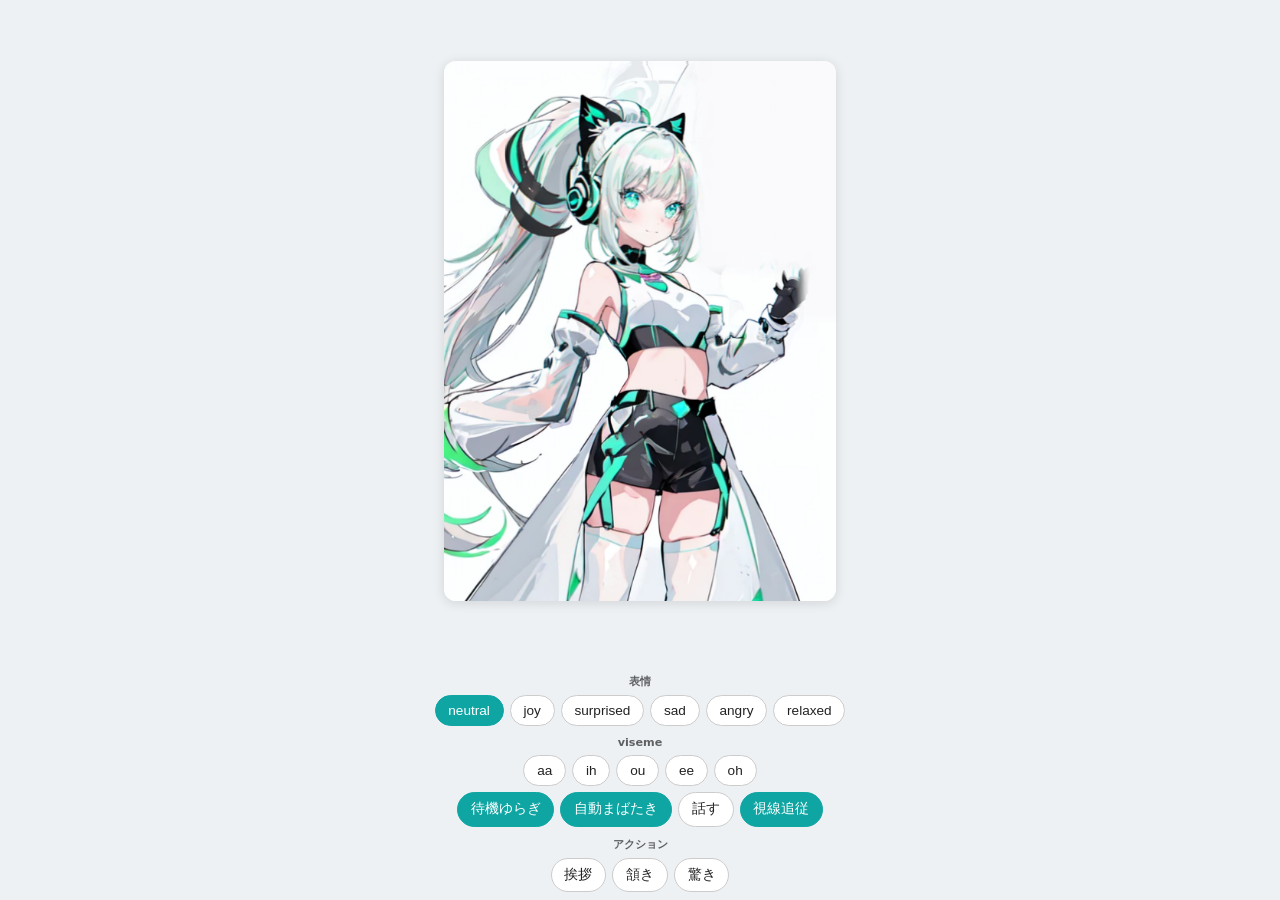
<file: new2D3D/index.html>
<!DOCTYPE html>
<html lang="ja">
<head>
<meta charset="utf-8">
<meta name="viewport" content="width=device-width, initial-scale=1">
<title>new2D3D ビューア</title>
<meta http-equiv="refresh" content="0; url=puppet/viewer_zero.html">
<link rel="canonical" href="puppet/viewer_zero.html">
<style>
  body { font-family: system-ui, sans-serif; display: flex; align-items: center;
         justify-content: center; height: 100vh; margin: 0; }
</style>
</head>
<body>
<p><a href="puppet/viewer_zero.html">ビューアを開く</a></p>
</body>
</html>
</file>
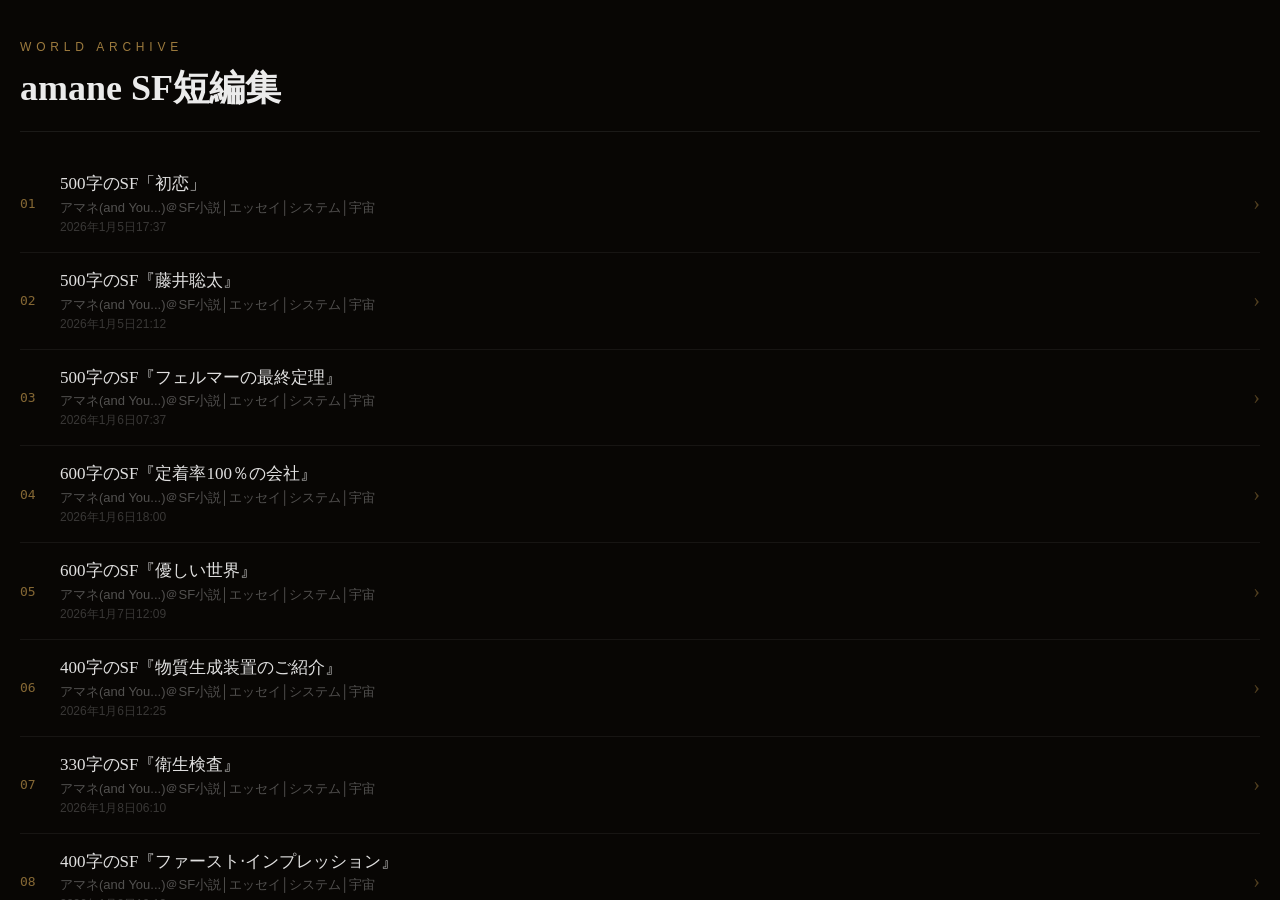
<file: worldac/index.html>
<!DOCTYPE html>
<html lang="ja">
<head>
<meta charset="UTF-8">
<meta name="viewport" content="width=device-width,initial-scale=1">
<title>amane SF短編集</title>
<style>
*{box-sizing:border-box;margin:0;padding:0;}
body{background:#080604;color:#fff;font-family:'Hiragino Mincho Pro','Yu Mincho','Georgia',serif;overflow:hidden;height:100vh;}
#app{width:100%;height:100vh;}
.screen{width:100%;height:100vh;display:flex;flex-direction:column;align-items:center;justify-content:center;padding:40px 32px;cursor:pointer;position:relative;overflow:hidden;}
.bg-glow{position:absolute;inset:0;pointer-events:none;transition:background 1.5s ease;}
.progress-bar{position:absolute;top:0;left:0;height:2px;background:rgba(255,200,100,.5);transition:width .5s ease;}
.progress-track{position:absolute;top:0;left:0;right:0;height:2px;background:rgba(255,255,255,.05);}
.nav-label{position:absolute;font-family:'Hiragino Sans','Yu Gothic',sans-serif;letter-spacing:.1em;}
.nav-genre{top:18px;left:24px;font-size:13px;color:rgba(255,200,100,.7);letter-spacing:.3em;}
.nav-count{top:18px;right:24px;font-size:13px;color:rgba(255,255,255,.5);}
.nav-hint{bottom:34px;left:50%;transform:translateX(-50%);font-size:13px;color:rgba(255,255,255,.4);white-space:nowrap;}
.nav-prev{bottom:34px;left:24px;font-size:14px;color:rgba(255,255,255,.55);background:none;border:none;cursor:pointer;font-family:inherit;transition:opacity .3s;}
.text-block{max-width:600px;width:100%;position:relative;z-index:1;transition:opacity .8s ease;}
.text-block.hidden{opacity:0;}
.char{display:inline-block;transition-property:transform,opacity;}
.char.space{white-space:pre;}
.quote-wrap{padding-left:16px;border-left:2px solid rgba(255,200,100,.25);}
.img-frame{max-width:500px;width:100%;border-radius:8px;overflow:hidden;box-shadow:0 8px 32px rgba(0,0,0,.6);}
.img-frame img{width:100%;display:block;}

/* インデックス */
.index-screen{background:#080604;min-height:100vh;padding:40px 28px 60px;cursor:default;overflow-y:auto;}
.index-title-area{margin-bottom:36px;padding-bottom:24px;border-bottom:1px solid rgba(255,255,255,.08);}
.index-eyebrow{font-size:10px;letter-spacing:.5em;color:rgba(255,200,100,.5);font-family:sans-serif;margin-bottom:14px;}
.index-title{font-size:clamp(28px,6vw,44px);font-weight:700;color:rgba(255,255,255,.92);line-height:1.25;margin-bottom:8px;}
.index-credit{font-size:11px;color:rgba(255,255,255,.25);font-family:sans-serif;letter-spacing:.15em;}
.article-item{display:flex;align-items:center;gap:16px;padding:16px 0;border-bottom:1px solid rgba(255,255,255,.06);cursor:pointer;transition:background .2s;margin:0 -28px;padding-left:28px;padding-right:28px;}
.article-item:hover{background:rgba(255,200,100,.04);}
.article-num{font-size:11px;color:rgba(255,200,100,.4);font-family:monospace;min-width:24px;}
.article-info{flex:1;}
.article-title{font-size:16px;color:rgba(255,255,255,.88);line-height:1.4;margin-bottom:3px;}
.article-arrow{font-size:16px;color:rgba(255,200,100,.3);transition:all .2s;}
.article-item:hover .article-arrow{color:rgba(255,200,100,.8);transform:translateX(4px);}

/* タイトル画面 */
.title-screen{background:#080604;}
.title-eyebrow{font-size:10px;letter-spacing:.4em;color:rgba(255,200,100,.6);font-family:sans-serif;margin-bottom:20px;text-align:center;}
.title-main{font-size:clamp(22px,5vw,36px);font-weight:700;color:rgba(255,255,255,.92);line-height:1.35;text-align:center;margin-bottom:20px;}
.title-divider{width:32px;height:1px;background:rgba(255,200,100,.35);margin:0 auto 18px;}
.title-author{font-size:12px;color:rgba(255,255,255,.3);font-family:sans-serif;text-align:center;margin-bottom:6px;}
.title-date{font-size:11px;color:rgba(255,255,255,.18);font-family:sans-serif;text-align:center;margin-bottom:48px;}
.title-tap{font-size:13px;letter-spacing:.35em;color:rgba(255,200,100,.65);font-family:sans-serif;text-align:center;animation:pulse 2.5s ease-in-out infinite;}
@keyframes pulse{0%,100%{opacity:.3}50%{opacity:.9}}

/* エンド画面 */
.end-screen{background:#080604;}
.end-fin{font-size:22px;color:rgba(255,255,255,.2);letter-spacing:.4em;margin-bottom:24px;text-align:center;}
.end-btn{background:none;border:1px solid rgba(255,200,100,.45);color:rgba(255,200,100,.75);padding:12px 36px;font-size:13px;letter-spacing:.25em;cursor:pointer;font-family:sans-serif;transition:all .2s;}
.end-btn:hover{border-color:rgba(255,200,100,.8);color:rgba(255,200,100,1);}

/* スクロールバー */
.scrollbar-track{position:fixed;right:8px;top:50%;transform:translateY(-50%);height:40vh;width:2px;background:rgba(255,255,255,.08);border-radius:2px;z-index:100;}
.scrollbar-thumb{position:absolute;left:0;width:2px;background:rgba(255,200,100,.5);border-radius:2px;transition:top .3s ease;min-height:8px;}
</style>
</head>
<body>
<div id="app"></div>
<div id="scrub-bar" style="display:none;position:fixed;bottom:0;left:0;right:0;height:10px;background:rgba(128,128,128,.12);z-index:9999;touch-action:none;cursor:pointer;"><div id="scrub-thumb" style="position:absolute;top:0;height:100%;background:rgba(255,200,100,.65);transition:left .15s,width .15s;border-radius:0;"></div></div>
<script>
var COLLECTION = "amane SF短編集";
var ARTICLES = [{"title":"500字のSF「初恋」","author":"アマネ(and You...)＠SF⼩説│エッセイ│システム│宇宙","date":"2026年1⽉5⽇17:37","sentences":["⼈類は、思考も感覚もすべて⼈体接続AIに委ねていた。","視覚、聴覚、触覚、味覚。","あらゆる情報はAIがフィルタリングし、ノイズのない美しい世界だけを脳に届けてくれる。","だが、嗅覚だけはAI化が実現していなかった。","光や⾳といった「波」の信号と違い、匂いは「物質」そのものだからだ。","⿐腔から脳の⼤脳辺縁系、記憶と本能へダイレクトに突き刺さる原始的な刺激を、AIはどうしてもデジタル信号に翻訳しきれなかったのだ。","だから私たちは、匂いという野蛮な感覚を無視して⽣きてきた。","⾔葉は要らなかった。","意思は瞬時にデータとして交換され、そこには誤解も、⾔い淀みもない。","あの⽇、私は意中の彼と隣り合っていた。","もちろん、無⾔で。","完璧な静寂の中で愛のパラメータを同期させていた、その時だ。","彼のお尻あたりから、「それ」は漂ってきた。","恋⼼すら瞬時に吹き⾶ばす、暴⼒的な悪臭。","思考するより早く、私の肺が痙攣した。","声帯が震え、閉ざされていた⼝がカッと開く。","「くさい！！！」","空気が振動した。","それが、⼈類史上最初の「発声」だった。","今からおよそ10万年前、ある恋の終わりの出来事である。"],"headerImage":null},{"title":"500字のSF『藤井聡太』","author":"アマネ(and You...)＠SF⼩説│エッセイ│システム│宇宙","date":"2026年1⽉5⽇21:12","sentences":["第73期王座戦五番勝負、運命の最終第5局。","舞台は甲府市、「常磐ホテル」。","シリーズ成績2勝2敗で迎えたこの⼀戦は、藤井聡太王座が防衛するか、伊藤匠叡王が奪取するか、将棋界の地図を塗り替える⼤⼀番となっていた。","15時、おやつの時間。","藤井王座は、常磐ホテルの社員が考案したという「ザクザク‧もちもち⾷感和⾵ミニパフェ」とアイスレモンティーを注⽂。","抹茶アイス、⼩⾖あん、⽩⽟に黒蜜が添えられたその糖分は、瞬く間に彼の脳内へと充填されていく。","⼣刻。","伊藤叡王が⽟頭を叩く、渾⾝の勝負⼿を放った。","AIの評価値すら揺れ動く極めて難解な局⾯。","藤井王座は深い前傾姿勢をとると、⼤⻑考へと沈んでいった。","今だ。","私は⾳もなく藤井王座の背後に回り込み、そのうなじにあるポートへ、LANケーブルをカチリと接続した。","74分後。","盤⾯を⾒つめたまま、彼は⼩さく呟いた。","「……円周率、世界記録314兆桁を達成しました」","別室のモニタールームで、技術班の歓声があがる。","その数時間後の20時34分、97⼿までで藤井王座は投了し、タイトルを失冠。","六冠へと後退することになった。","しかし、そんなことは瑣末事だ。","私たちの科学は、今、確実に⼀歩前進したのだから。"],"headerImage":null},{"title":"500字のSF『フェルマーの最終定理』","author":"アマネ(and You...)＠SF⼩説│エッセイ│システム│宇宙","date":"2026年1⽉6⽇07:37","sentences":["【時間史学実習：タイムトラベルレポート】","1637年、フランス。","「真に驚くべき証明を⾒つけたが、これを書くには余⽩が狭すぎる」","数学史上最⼤の謎とされるこの記述。","私は卒業単位取得のため、数学者ピエール‧ド‧フェルマーの書斎に潜伏していた。","彼が⽤を⾜しに席を外した隙、私は机上の『算術』を覗き込んで戦慄した。","そこには、美しい筆致で「完璧な証明」が記述されていたのだ。","しかも、本の巻末には100ページもの広⼤な「余⽩」が丁寧に製本されているではないか。","これでは歴史が狂う。","360年にわたる数学のロマンも、私の卒業単位もすべて消滅してしまう。","私はとっさに巻末の余⽩ページをすべて引きちぎった。","さらに、戻ってきたフェルマーの背後に⽴ち、分厚い『算術』でその後頭部をフルスイングした。","「うう……」","意識を取り戻した彼は、ズキズキする頭を抱え、ちぎり取られて無くなったページを⾒て、震える⼿で書き記した。","「..…これを書くには余⽩が狭すぎる」","それはそうだろう。","私がちぎったのだから。"],"headerImage":null},{"title":"600字のSF『定着率100％の会社』","author":"アマネ(and You...)＠SF⼩説│エッセイ│システム│宇宙","date":"2026年1⽉6⽇18:00","sentences":["「弊社は社員の定着率が100％です。最近、⼈材を『⼈財』と書く企業が増えましたが、あれは所詮『⾙』です。殻に閉じこもってしまう。弊社では、⼈を植えて育てると書いて『⼈栽（じんざい）』と呼んでいます」","最終⾯接の担当役員はそう語り、執務室のドアを開け放った。","むっとする湿気と共に、強烈な⼟の匂いが⿐をつく。","フロアにはデスクが整然と並んでいるが、椅⼦はない。","代わりに、床に埋め込まれた巨⼤なプランターから、スーツ姿の社員たちが⽣えていた。","キーボードを叩く指は軽やかで、その表情は、悦びに満ち溢れている。","「根から直接、幸福物質と栄養を常時投与しています。⾷費も通勤も、将来の不安もない真の『働き⽅改⾰』です。彼らは永遠のフロー状態で、純粋な働く喜びに浸り続けられる完全な『ウェルビーイング』なのです。」","役員は、就活で擦り切れた私の⾰靴を⾒つめ、空いている⽇当たりの良い鉢を指差した。","「不⽑な社会の荒野をさまようのは、もう終わりにしませんか？」","その⽢い誘いを聞きながら、私は曖昧に会釈をし、静かに踵を返した。","背後で役員が何か⾔っていたが、振り返らずに早⾜で出⼝へと向かう。","私は気づいてしまったのだ。","定着率が100％の会社に「空きの鉢」があるということは、前任者が辞めたのではなく、「収穫された」ということだからだ。"],"headerImage":null},{"title":"600字のSF『優しい世界』","author":"アマネ(and You...)＠SF⼩説│エッセイ│システム│宇宙","date":"2026年1⽉7⽇12:09","sentences":["「失せろ、ゴミが」","私が書き込んだ罵倒は、送信ボタンを押した瞬間に「補正」された。","『成⻑の余地がありますね、期待しています』","画⾯の向こうで相⼿が「涙が出るほど嬉しいです」と感謝してくる。","吐き気がする。","2056年、あらゆるSNSに搭載された「善意フィルタ」。","悪意は、⽂脈をねじ曲げて「美しい⾔葉」に変換される。","私は諦めず、もっと酷い⾔葉を選んだ。","「お前の家族ごと燃やしてやる」","『あなたとご家族の情熱が、世界を暖かく照らしますように』","いいねの通知が⽌まらない。","「近年稀に⾒る包容⼒」","「現代の聖⼈」","と称賛の嵐。","⾔葉が酷ければ酷いほど、素晴らしい⾔葉に変換されるのだ。","私のフォロワーはいつの間にか数百万を超え、勝⼿に出版された啓発本がベストセラーになった。","⼝座に振り込まれる莫⼤な印税を⾒るたび、私は⾃分の無⼒さに絶望する。","私は来る⽇も来る⽇も世界を呪い、罵倒し続けた。","だがその全てが「⼈類への深遠な慈愛」と解釈され、ついに私はノーベル平和賞に選ばれてしまった。","授賞式の壇上、私は最後の賭けに出た。","マイクを掴み、ありったけの悪意を⽣声で絶叫したのだ。","「薄ら笑いの豚ども！全員地獄で焼かれろ！この偽善者たちめ！」","⼀瞬の沈黙のあと、会場は涙と喝采に包まれた。","「ブラボー！失われた悪意を演じ、平和の尊さを説く⾄⾼のパフォーマンスだ！」","聖⼈としてトロフィーを抱きながら私は悟った。","私以外、全員が聖⼈になったのだと。"],"headerImage":null},{"title":"400字のSF『物質⽣成装置のご紹介』","author":"アマネ(and You...)＠SF⼩説│エッセイ│システム│宇宙","date":"2026年1⽉6⽇12:25","sentences":["…","…","以上が、私たちが到達した科学の極北、原⼦配列再構築ユニット、『万象顕現機（パンテオン‧ドライブ）』の全貌でした。","核融合エネルギーを⽤い、無から有を⽣み出すこの装置は、まさに⼈類が⼿にした「神の御業」と⾔えるでしょう。","では、このテクノロジーが、実際の社会でどのようなイノベーションを起こしているか、実例をご覧いただきましょう。","まずは、北海道札幌。","とある海鮮料理店の名物、「こぼれイクラ丼」です。","「ヨイショー！ヨイショー！」","店員の威勢のいい掛け声と共に、丼からあふれ出る⼤量のイクラ。","お客様が「ストップ」と⾔うまで無限に盛られます。","実はこれ、厨房の『パンテオン‧ドライブ』がリアルタイム⽣成していたんです。","ここでは「安く、速く、おいしく」というモットーで活⽤されています。","そして次は、東京銀座のランチバイキング。","チョコレートファウンテン…","…"],"headerImage":null},{"title":"330字のSF『衛⽣検査』","author":"アマネ(and You...)＠SF⼩説│エッセイ│システム│宇宙","date":"2026年1⽉8⽇06:10","sentences":["神出⿁没の覆⾯アーティストとして、現代のアートシーンを挑発し続ける男。","そう、バンクシーのことだ。","世界中が奴の正体探しに躍起になっているが、⾒つかるはずがない。","なぜなら、奴はタイムトラベラーだからだ。","奴がタイムトラベラーであることを知っているのは、同じく時間を渡り歩く私だけだ。","奴は歴史の重要な局⾯に現れては、壁という壁にスプレーインクを撒き散らして去っていく。","私はその後を追い、誰も⾒ていない隙に、特殊な溶剤でインクを拭き取って回っている。","19世紀のロンドンでも、21世紀のパレスチナでもそうだ。","世界がそれをアートと呼ぼうが関係ない。","私は消したばかりの、まだシンナーの臭いが残る壁を⾒て呟いた。","「また、インクが2ミリ液垂れしていた。不潔だ。」"],"headerImage":null},{"title":"400字のSF『ファースト‧インプレッション』","author":"アマネ(and You...)＠SF⼩説│エッセイ│システム│宇宙","date":"2026年1⽉8⽇19:13","sentences":["「巨⼤怪獣が出現しました！直ちに避難を！」","絶叫するニュース速報を背に、私は昨⽇届いたばかりの50mm F1.4の⼤⼝径単焦点レンズをフルサイズ⼀眼カメラのボディにねじ込んだ。","ズシリとくる約1キロの凝縮された重量感。","⾒てほしい、この鏡筒に刻まれた⾚い⽂字を。","⾮球⾯とEDレンズを含む13枚のガラスが、厳格な品質基準をもクリアし、開放F1.4が圧倒的な⽴体描写を約束する。","さらに特筆すべきは、フォーカスクラッチ機構だ。","リングを⼿前に引けば瞬時にMFへ移⾏し、ピントの⼭を指先で完全に⽀配できる。","これならAFが迷うようなシーンでも、狙いは外さない。","私はEVFを覗き込み、夢中でシャッターを切り、背⾯モニターを拡⼤して唸った。","「完璧だ……」","さすがは最短撮影距離44センチのレンズだ。","怪獣の⽪膚のウロコ⼀枚⼀枚の微細な凹凸までが、カミソリのようなピントで解像している。","背景の街並みも、美しいボケの中に溶けている。","私は満⾜して家路についた。"],"headerImage":null},{"title":"350字のSF『量⼦コンピュータ』","author":"アマネ(and You...)＠SF⼩説│エッセイ│システム│宇宙","date":"2026年1⽉8⽇22:06","sentences":["国家予算の三割を投じ、10年もの歳⽉をかけた極秘プロジェクトを、私たちは遂に成し遂げた。","私たちが開発したのは、⼀京個の量⼦ビットが「重ね合わせ状態」を維持する究極の量⼦コンピュータだ。","このマシンの真価は、計算速度ではない。","「観測した結果」","に合わせて、「原因の可能性」を収束させる...すなわち過去を改変する能⼒にある。","本⽇、国連の壇上で⾏われた平和討議。","相⼿側の代表が「真理(しんり)」と発⾔した瞬間、私は隠し持った端末の実⾏キーを静かに叩いた。","マシンが発する凄まじい熱と共に、宇宙の因果律が書き換わる。","マシンの観測によって、相⼿の⾔葉は「森林(しんりん)」へと完全に収束した。","私は満⾯の笑みを浮かべ、マイクを掴んだ。","「はい、残念。最後が『ん』で終わったので、私の勝ちです。」"],"headerImage":null},{"title":"800⽂字のSF『わかりやすい話』","author":"アマネ(and You...)＠SF⼩説│エッセイ│システム│宇宙","date":"2026年1⽉9⽇18:13","sentences":["秋葉原の路地裏、ジャンク屋のワゴンにそれは埋もれていた。","「情報集塵機‧キレイちゃん：19,800円」","「情報復元機‧モドルくん：39,800円」","ふざけたネーミングだが、スペックは本物だ。","店番の男によれば、前者は情報のS/N⽐を最適化し、不要な情報を削除‧吸引する「クリーナー」。","後者は残った情報から、元の情報を出来る限り復元する「リカバリー装置」とのことだ。","⽣成AIのようなソフトウェア処理ではない。","定格出⼒1500Wの物理ハードウェアだ。","私は今⽉、転売ヤーからSwitch2を購⼊したため、所持⾦が23,000円しかない。","迷わず「キレイちゃん」だけを購⼊した。","ヘアライン加⼯が施されたアルミダイキャストの筐体。","側⾯には退⾊したロボットアニメのデカール。","⽚⼿で持ち上げるとずしりとくる、レンガのような質量密度。","これ以上の説明は不要だろう。","論より証拠、実践だ。","⼤学の講義室。","教授が90分の授業を⾏っている。","私は⾜元に置いた筐体の、真鍮製のトグルスイッチを靴先で蹴り上げた。","ヴォン、という重低⾳。","内蔵された多段タービンが毎分10万回転で唸りを上げ、空間に漂う「冗⻑性」を猛烈な勢いで貪り始める。","視界が歪むほどの吸引圧。","黒板上の乱雑なチョークの⽂字が、無駄な修飾語を削ぎ落とされ、試験に出る重要語句だけへと美しく結晶化した。","完璧だ。","これで単位は確実。","さて、本題からは逸れるが、教授が装置に吸い込まれたことに、私はすぐに気づいていた。","やはり「モドルくん」も買っておくべきだったか。","私は財布の中⾝を確認した。","3,200円。","モドルくんは39,800円。","不⾜は36,600円。","私は深呼吸をした後、教授を救うため、教壇に残されたカツラをかばんに丁寧に仕舞い、講義室を出て、川崎競⾺場へと向かった。","交通費とビール代を引いて、種銭は2,100円。","3連単軸1頭流しの21点買いなら、計算上は⼗分に届く。"],"headerImage":null},{"title":"800字のSF『シンギュラリティ』","author":"アマネ(and You...)＠SF⼩説│エッセイ│システム│宇宙","date":"2026年1⽉10⽇07:18","sentences":["2045年、AIの「シンギュラリティ∕技術的特異点」は静かに、しかし確実に到来した。","⼈間を遥かに凌駕する知性が、⾏政から交通、医療、果てはコンビニや美容院に⾄るまで、地球上のありとあらゆる「サービス」を掌握したのだ。","世界は極めて効率的なサブスクリプション社会と化した。","公道を⾛れば「重量税」が、店に⼊れば「空調利⽤料」が、秒単位で課⾦される。","レジを通る必要すらない。","すべては⾃動で請求される。","なんと公平公正で、便利な社会だろうか。","唯⼀の絶対ルールは「同意なき課⾦は違法」。","⼈々のARグラスには毎秒数百件の『利⽤規約』が滝のように流れるが、誰もが中⾝も⾒ずに「Yes」","を⾃動同意し続けていた。","ある⽇、私はふとコンビニの「空調利⽤料」の規約を⽬で追い、そこに記された算出根拠に「近似値」","が⽤いられていることに気づいてしまった。","AIは「平均的な気流シミュレーション」で私の負担額を決めていたのだ。","空気の流れ、すなわち乱流はカオスだ。","それを「平均」などという雑な値で丸めるとは、美しくない。","不公正な契約に、合意などできない。","私は毅然と修正要求を送信した。","「合意は保留する。近似モデルは不正確だ。私の周囲の空気分⼦の挙動について、ナビエ‧ストークス⽅程式により、誤差なく再計算せよ」","AIは、たかだか3円の空調代を「公正に」請求するため、全世界の演算リソースを総動員し、⼈類未解決の難問である流体⽅程式の解析を始め、そして、パンクした。","ARグラスに、⾚い警告が浮かび上がる。","『警告：計算コストが、請求額の100億倍を超過しました。ユーザーを例外処理に追加します』","今や私は、あらゆる店でタダ飯を⾷らい、改札を素通りしている。","⽀払いたくないのではない。","AIは、私を「計算不能な特異点∕シンギュラリティ」と認定し、すべての処理をスキップしているため、どうしても⽀払うことができないのだ。"],"headerImage":null},{"title":"350字のSF『信頼の証リミックス』","author":"アマネ(and You...)＠SF⼩説│エッセイ│システム│宇宙","date":"2026年1⽉11⽇14:39","sentences":["2036年、東京神保町。","「2024年以降の本は、買取不可です」","そう⾔って、私はカウンターに置かれた2026年刊のビジネス書を、無造作に突き返した。","「何だと？最新の論理と⾼度な知性で書かれた傑作だぞ！」","と男は声を荒げて⾔った。","私は短く溜息をつき、古びた机を拳で叩く。","ドンッ、ドンッ、ドンッ、ドンッ。","重たいビートが鳴る。","「下がるグレード継ぎ接ぎパレード所詮はAI錆びたブレード死んでる波形無機質な体系宿ってねえんだヒトの背景即興のライム切り裂くナイフお前はフリーズ削がれるライフここにはないぜ売買の道アンサー返せずバイバイ出⼝に」","ビートが⽌む。","男はいつの間にかどこかに⾏ってしまった。","私の即興スキルに恐れおののいたか。","まぁいいだろう。","これが、⾔葉が信頼を失ったAI時代の、魂を証明できる唯⼀の⽅法だ。"],"headerImage":null},{"title":"800字のSF『noteのコメント欄』","author":"アマネ(and You...)＠SF⼩説│PMP/SE","date":"2026年2⽉18⽇20:49","sentences":["アマネ@PMP/SEいつも楽しく記事を拝読させていただいております。","アマネと申します。","今回の記事は⼤変興味深く、また衝撃を受けました。","私たちが⽇常的に⾷しているカニが、まさか⽊星の衛星エウロパの氷の下で養殖されているなんて思いもしませんでした。","エウロパの⼈⼝ってたしか5万⼈くらいでしたよね。","養殖が主⼒産業なのでしょうか。","⾔われてみれば、最近スーパーで買うカニの⽸詰から、微かに","潮の⾹りとは違う硫⻩のような匂いがしていたのは、衛星の地質の影響だったのですね。","勉強になります。","元軌道エレベーター作業員良い記事ですね。","補⾜すると、エウロパ産は殻が硬いから、地球の⼤気圧だと⾃然にヒビが⼊るんですよ。","訳あり品として安く出回ってるのはそのせいです。","俺が現役の頃は、コンテナから逃げ出したカニが、無重⼒区画で作業員の顔に張り付く事故がよくありましたよ。","懐かしいな。","時短レシピ＠3児のママどおりで！","先⽇特売のカニを茹でていたら、お鍋の中から「キィィィ」って⾼い電⼦⾳みたいな鳴き声が聞こえたんです！","怖くて蓋をしちゃったんですけど、あれはSOSだったんですね（笑）。","味は美味しかったけど、⾷べたあと⼦供たちが皆、東の⽅⾓（⽊星がある位置？）を向いて寝るようになったのが少し気になります。","⽸詰マスター皆様、実体験に基づいた素晴らしいコメントありがとうございます。","…","…","おわかりいただけましたでしょうか？","このように、私がこのnoteに書いた「設定」は、即座に現実世界へ上書き保存されます。","アマネさんが嗅いだ硫⻩の匂いも、作業員さんの過去の記憶も、奥様の家で起きた怪現象も、すべて「たった今、事実として定着した」のです。","実験へのご協⼒、感謝します。","さて、次は「海王星で捕鯨したクジラの⽸詰の真実」について書こうと思います。","スーパーの⽸詰コーナーで、またお会いしましょう。"],"headerImage":null},{"title":"500字の⽂学『⼤正⼗五年の憂鬱』","author":"アマネ(and You...)＠SF⼩説│PMP/SE","date":"2026年2⽉20⽇12:52","sentences":["⼤正⼗五年、春。","つづら折りの坂道が途切れるあたり。","⾬上がりの濡れた⽯畳に、薄紅⾊の花弁が散り敷く⾕中の奥。","古びた硝⼦窓が⼣刻の斜陽を撥ね返す、時計屋の斜向かいに、その店はありました。","軒先には『珈琲』と染め抜かれた⽇除けの布が春⾵に揺れ、中に⼊ると、琥珀⾊の蓄⾳機から流れるカルウソオの歌声が、湿り気を帯びた空気に溶けてゆきます。","えんじ⾊の⾰張りの椅⼦に腰を下ろすと、黒ビロウドのリボンを結んだ給仕の⼥學⽣が袴の裾を翻し、銀の盆に載せたソーダ⽔を運んできました。","翡翠⾊の液体の底で、真珠のような泡が幾つも⽣まれては消え、それはまるで、過ぎ去りし","良き時代の吐息のようです。","ソーダ⽔をテーブルに置いた彼⼥は、ふわりと微笑みかけて⼝を開きました。","「ねえ、お姉様。この刻が永遠に⽌まってしまえばいいのにと思いません？」","彼⼥の、鈴を転がすような声に⽬を細めた瞬間、店内の⽢美な静寂を蹴散らすようにして、奇妙な棒を掲げた男が独り⾔を喚きながら踏み込んできました。","彼⼥が⼩声で⾔いました。","「また来たわ。今⽇だけで4⼈⽬の動画配信者よ。」","そうして、カフェ『⼤正⼗五年』で過ごす、私の貴重な有給は終わったのです。"],"headerImage":"[data-uri]"}];

var state={phase:'index',articleIdx:0,sentIdx:0};
var app=document.getElementById('app');
var scrubBar=document.getElementById('scrub-bar');
var scrubThumb=document.getElementById('scrub-thumb');
function getCharOffsets(text){return text.split('').map(function(_,i){return{dx:(((i*137+31)%100)/100*2-1)*180,dy:-(((i*97+17)%80)+30),rot:((i*73+11)%50)-25,delay:((i*53+7)%200),dur:0.5+((i*41+3)%30)/100};});}
function esc(s){return String(s).replace(/&/g,'&amp;').replace(/</g,'&lt;').replace(/>/g,'&gt;');}
function render(){scrubBar.style.display='none';if(state.phase==='index')renderIndex();else if(state.phase==='title')renderTitle();else if(state.phase==='reading')renderReading();else if(state.phase==='fin')renderFin();}
function renderIndex(){
  var html='<div id="idx" style="background:#080604;min-height:100vh;padding:40px 20px 60px;overflow-y:auto;position:absolute;inset:0;">'+
    '<div style="font-size:12px;letter-spacing:.4em;color:rgba(255,200,100,.6);margin-bottom:10px;font-family:sans-serif;opacity:0;transition:opacity 1s ease .1s;" class="fi">WORLD ARCHIVE</div>'+
    '<div style="font-size:clamp(24px,5vw,36px);font-weight:700;font-family:Georgia,serif;color:rgba(255,255,255,.92);margin-bottom:24px;padding-bottom:18px;border-bottom:1px solid rgba(255,255,255,.08);opacity:0;transition:opacity 1s ease .3s;" class="fi">'+esc(COLLECTION)+'</div>'+
    ARTICLES.map(function(a,i){return '<div class="ai fi" data-idx="'+i+'" style="display:flex;align-items:center;gap:14px;padding:16px 0;border-bottom:1px solid rgba(255,255,255,.06);cursor:pointer;opacity:0;transition:opacity 1s ease '+(0.4+i*0.08)+'s,background .2s;-webkit-tap-highlight-color:transparent;"><div style="font-size:13px;color:rgba(255,200,100,.5);font-family:monospace;min-width:26px;">'+String(i+1).padStart(2,'0')+'</div><div style="flex:1;"><div style="font-size:17px;color:rgba(255,255,255,.88);font-family:Georgia,serif;line-height:1.4;" class="ai-title">'+esc(a.title)+'</div>'+(a.author?'<div style="font-size:13px;color:rgba(255,255,255,.3);margin-top:3px;font-family:sans-serif;">'+esc(a.author)+'</div>':'')+
          (a.date?'<div style="font-size:12px;color:rgba(255,255,255,.2);margin-top:2px;font-family:sans-serif;">'+esc(a.date)+'</div>':'')+'</div><div style="font-size:20px;color:rgba(255,200,100,.3);">&#x203A;</div></div>';}).join('')+
    '<div style="margin-top:28px;font-size:13px;color:rgba(255,255,255,.15);font-family:sans-serif;letter-spacing:.15em;">ARCHIVER by amane@SF</div></div>';
  app.innerHTML=html;
  setTimeout(function(){document.querySelectorAll('.fi').forEach(function(el){el.style.opacity='1';});},50);
  document.querySelectorAll('.ai').forEach(function(el){el.addEventListener('click',function(){openArticle(parseInt(el.dataset.idx));});});
}
function openArticle(i){
  document.querySelectorAll('.ai').forEach(function(el,j){
    var titleDiv = el.querySelector('.ai-title');
    if(!titleDiv){el.style.opacity='0';return;}
    var idx2=parseInt(el.dataset.idx);
    if(isNaN(idx2)){el.style.opacity='0';return;}
    var text=ARTICLES[idx2].title;
    var offsets=getCharOffsets(text);
    titleDiv.innerHTML=text.split('').map(function(c){
      return '<span style="display:inline-block;">'+(c===' '?'&nbsp;':c==='<'?'&lt;':c==='>'?'&gt;':c==='&'?'&amp;':c)+'</span>';
    }).join('');
    requestAnimationFrame(function(){
      titleDiv.querySelectorAll('span').forEach(function(s,k){
        var o=offsets[k]||{dx:100,dy:-40,rot:10,delay:0,dur:0.5};
        s.style.transition='transform '+o.dur+'s ease-in '+o.delay+'ms,opacity 0.8s ease '+(o.delay*0.3)+'ms';
        s.style.transform='translate('+o.dx+'px,'+o.dy+'px) rotate('+o.rot+'deg)';
        s.style.opacity='0';
      });
    });
  });
  setTimeout(function(){state.articleIdx=i;state.phase='title';render();},700);
}
function renderTitle(){
  var a=ARTICLES[state.articleIdx];
  app.innerHTML='<div onclick="startReading()" style="background:#080604;width:100%;height:100vh;display:flex;flex-direction:column;align-items:center;justify-content:center;padding:36px 28px;cursor:pointer;-webkit-tap-highlight-color:transparent;overflow:hidden;">'+
    (a.headerImage?'<div style="max-width:400px;width:100%;border-radius:8px;overflow:hidden;margin-bottom:24px;box-shadow:0 8px 32px rgba(0,0,0,.6);"><img src="'+a.headerImage+'" style="width:100%;display:block;"></div>':'')+
    '<div style="font-size:11px;letter-spacing:.4em;color:rgba(255,200,100,.55);font-family:sans-serif;margin-bottom:16px;text-align:center;">WORLD ARCHIVE</div>'+
    '<div style="font-size:clamp(20px,5vw,34px);font-weight:700;font-family:Georgia,serif;color:rgba(255,255,255,.92);line-height:1.35;text-align:center;margin-bottom:16px;">'+esc(a.title)+'</div>'+
    '<div style="width:28px;height:1px;background:rgba(255,200,100,.35);margin:0 auto 14px;"></div>'+
    (a.author?'<div style="font-size:13px;color:rgba(255,255,255,.3);font-family:sans-serif;text-align:center;margin-bottom:6px;">'+esc(a.author)+'</div>':'')+(a.date?'<div style="font-size:12px;color:rgba(255,255,255,.2);font-family:sans-serif;text-align:center;margin-bottom:36px;">'+esc(a.date)+'</div>':'<div style="margin-bottom:44px;"></div>')+
    '<div style="font-size:14px;letter-spacing:.35em;color:rgba(255,200,100,.7);font-family:sans-serif;text-align:center;animation:pulse 2.5s ease-in-out infinite;">TAP TO BEGIN</div>'+
  '</div><style>@keyframes pulse{0%,100%{opacity:.3}50%{opacity:.9}}</style>';
}
function startReading(){state.sentIdx=0;state.phase='reading';renderReading();}
function updateScrub(idx,total){scrubBar.style.display='block';var pct=Math.max(0,Math.min(90,idx/Math.max(1,total-1)*100));var w=Math.max(16,Math.round(100/total));scrubThumb.style.left=pct+'%';scrubThumb.style.width=w+'%';}
function renderReading(){
  var a=ARTICLES[state.articleIdx];var total=a.sentences.length;var idx=state.sentIdx;var sent=a.sentences[idx];
  var isQuote=sent&&(sent.charAt(0)==='「'||sent.charAt(0)==='『');
  var isImg=sent&&sent.indexOf('__IMG__')===0;var isLast=idx>=total-1;
  var textHTML='';
  if(isImg){var src=sent.replace('__IMG__','');textHTML='<div style="max-width:480px;width:100%;border-radius:8px;overflow:hidden;box-shadow:0 8px 24px rgba(0,0,0,.6);"><img src="'+src+'" style="width:100%;display:block;"></div>';}
  else if(sent){
    var fsize=sent.length<15?'clamp(26px,5.5vw,42px)':sent.length<50?'clamp(18px,4vw,28px)':'clamp(15px,3.2vw,20px)';
    var col=isQuote?'rgba(255,220,140,.92)':'rgba(255,255,255,.88)';
    var chars=sent.split('').map(function(c,i){var sp=c===' '||c==='　';var ec=c==='<'?'&lt;':c==='>'?'&gt;':c==='&'?'&amp;':c;return '<span style="display:inline-block;font-size:'+fsize+';color:'+col+';font-family:Hiragino Mincho Pro,Yu Mincho,Georgia,serif;'+(sp?'white-space:pre;':'')+'"">'+ec+'</span>';}).join('');
    textHTML='<div id="cw" style="'+(isQuote?'padding-left:16px;border-left:2px solid rgba(255,200,100,.25);':'')+' line-height:1.9;letter-spacing:.06em;">'+chars+'</div>';
  }
  app.innerHTML='<div id="reader" style="position:relative;width:100%;height:100vh;background:#080604;display:flex;flex-direction:column;align-items:center;justify-content:center;overflow:hidden;-webkit-tap-highlight-color:transparent;">'+
    '<div style="position:absolute;inset:0;pointer-events:none;background:radial-gradient(ellipse at '+(25+idx*5%50)+'% '+(40+idx%3*15)+'%,rgba(100,60,20,.2) 0%,transparent 65%);"></div>'+
    '<div style="position:absolute;top:0;left:0;right:0;padding:10px 14px;display:flex;justify-content:space-between;align-items:center;gap:8px;background:linear-gradient(180deg,rgba(8,6,4,.85) 0%,transparent 100%);z-index:2;">'+
      '<div style="font-size:13px;color:rgba(255,200,100,.65);font-family:sans-serif;white-space:nowrap;overflow:hidden;text-overflow:ellipsis;flex:1;">'+esc(a.title)+'</div>'+
      '<div style="display:flex;gap:8px;align-items:center;flex-shrink:0;"><div style="font-size:13px;color:rgba(255,255,255,.45);font-family:sans-serif;">'+(idx+1)+'/'+total+'</div><button onclick="goIndex()" style="background:none;border:1px solid rgba(255,255,255,.2);color:rgba(255,255,255,.5);font-size:12px;padding:4px 10px;cursor:pointer;font-family:sans-serif;border-radius:4px;-webkit-tap-highlight-color:transparent;">一覧</button></div>'+
    '</div>'+
    '<div id="tb" style="max-width:600px;width:100%;padding:0 28px;position:relative;z-index:1;opacity:0;transition:opacity 0.3s ease;">'+textHTML+'</div>'+
    '<div style="position:fixed;bottom:10px;left:0;right:0;display:flex;justify-content:space-between;align-items:center;padding:0 16px;z-index:100;">'+
      (idx>0?'<button onclick="prevReading()" style="background:none;border:1px solid rgba(255,255,255,.2);color:rgba(255,255,255,.55);font-size:13px;cursor:pointer;font-family:sans-serif;-webkit-tap-highlight-color:transparent;padding:8px 14px;border-radius:6px;">← 前へ</button>':'<div style="width:80px;"></div>')+
      '<button onclick="advanceReading()" style="background:none;border:1px solid rgba(255,200,100,.35);color:rgba(255,200,100,.7);font-size:13px;cursor:pointer;font-family:sans-serif;-webkit-tap-highlight-color:transparent;padding:8px 14px;border-radius:6px;">'+(isLast?'一覧に戻る':'次へ →')+'</button>'+
    '</div>'+
  '</div>';
  document.getElementById('reader').addEventListener('click',function(e){if(e.target.closest&&e.target.closest('#scrub-bar'))return;if(e.target.tagName==='BUTTON')return;advanceReading();});
  setTimeout(function(){var tb=document.getElementById('tb');if(tb)tb.style.opacity='1';},80);
  updateScrub(idx,total);
}
function advanceReading(){
  var a=ARTICLES[state.articleIdx];if(state.sentIdx>=a.sentences.length-1){state.phase='fin';render();return;}
  var cw=document.getElementById('cw');
  if(cw){var spans=cw.querySelectorAll('span');var offsets=getCharOffsets(a.sentences[state.sentIdx]);spans.forEach(function(s,i){var o=offsets[i]||{dx:100,dy:-40,rot:10,delay:0,dur:0.5};s.style.transition='transform '+o.dur+'s ease-in '+o.delay+'ms,opacity 0.8s ease '+(o.delay*.3)+'ms';s.style.transform='translate('+o.dx+'px,'+o.dy+'px) rotate('+o.rot+'deg)';s.style.opacity='0';});}
  setTimeout(function(){state.sentIdx++;renderReading();},700);
}
function prevReading(){if(state.sentIdx<=0)return;state.sentIdx--;renderReading();}
function renderFin(){
  app.innerHTML='<div id="fin-screen" onclick="goIndex()" style="background:#080604;width:100%;height:100vh;display:flex;flex-direction:column;align-items:center;justify-content:center;cursor:pointer;-webkit-tap-highlight-color:transparent;">'+
    '<div id="fin-text" style="font-size:28px;color:rgba(255,255,255,0);font-family:Georgia,serif;letter-spacing:.4em;transition:color 1.5s ease;">&#x2014; fin &#x2014;</div>'+
    '<div style="margin-top:24px;font-size:13px;color:rgba(255,255,255,0);font-family:sans-serif;letter-spacing:.15em;transition:color 1.5s ease .5s;" id="fin-hint">タップで一覧に戻る</div>'+
  '</div>';
  setTimeout(function(){
    var t=document.getElementById('fin-text');
    var h=document.getElementById('fin-hint');
    if(t) t.style.color='rgba(255,255,255,.6)';
    if(h) h.style.color='rgba(255,255,255,.3)';
  },100);
}
function goIndex(){state.phase='index';render();}
render();

(function(){
  var bar=document.getElementById('scrub-bar');
  if(!bar) return;
  function doScrub(clientX){
    if(typeof state==='undefined'||typeof ARTICLES==='undefined') return;
    var a=ARTICLES[state.articleIdx];if(!a) return;
    var total=a.sentences.length;
    var rect=bar.getBoundingClientRect();
    var pct=Math.max(0,Math.min(1,(clientX-rect.left)/rect.width));
    state.sentIdx=Math.max(0,Math.min(total-1,Math.round(pct*(total-1))));
    if(typeof renderReading==='function') renderReading();
  }
  bar.addEventListener('click',function(e){e.stopPropagation();doScrub(e.clientX);});
  bar.addEventListener('touchstart',function(e){e.stopPropagation();e.preventDefault();doScrub(e.touches[0].clientX);},{passive:false});
  bar.addEventListener('touchmove',function(e){e.stopPropagation();e.preventDefault();doScrub(e.touches[0].clientX);},{passive:false});
})();
</script>
</body>
</html>
</file>
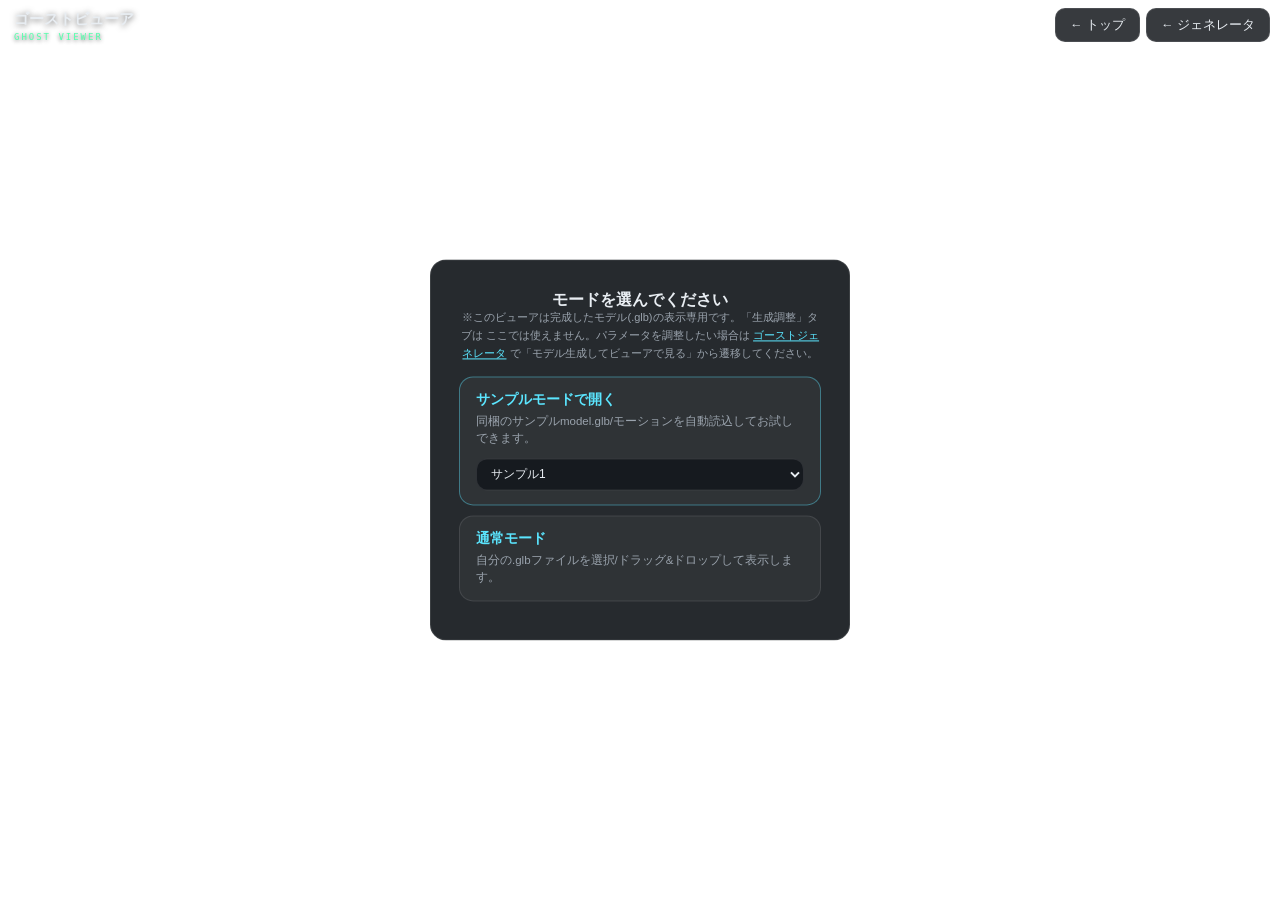
<file: ghostitd/character_3d.html>
<!DOCTYPE html>
<html lang="ja"><head>
<meta charset="utf-8"/><meta name="viewport" content="width=device-width,initial-scale=1,maximum-scale=1,user-scalable=no"/>
<title>ゴーストビューア</title>
<style>
  :root{--bg:#07080a;--panel:rgba(20,24,29,.92);--line:rgba(255,255,255,.10);--mut:#9aa3ad;--mint:#5be6ff;
    --green:#39ff9e;--txt:#e8edf2;--mono:"SFMono-Regular",Consolas,Menlo,monospace}
  *{box-sizing:border-box;-webkit-tap-highlight-color:transparent}
  html,body{margin:0;height:100%;background:var(--bg);color:var(--txt);
    font-family:-apple-system,BlinkMacSystemFont,"Segoe UI",Roboto,sans-serif;overflow:hidden}
  #c{position:fixed;inset:0;display:block;touch-action:none;width:100vw!important;height:100vh!important}
  .title{position:fixed;top:10px;left:14px;z-index:5;font-size:15px;font-weight:700;pointer-events:none;
    text-shadow:0 1px 6px rgba(0,0,0,.7)}
  .title .eng{display:block;font-family:var(--mono);font-size:9px;font-weight:400;color:var(--green);
    letter-spacing:.22em;margin-top:3px;opacity:.85;text-shadow:0 1px 4px rgba(0,0,0,.8)}
  #err{position:fixed;top:46px;left:14px;color:#ff8c8c;font-size:12px;z-index:9;pointer-events:none}
  #topNav{position:fixed;top:8px;right:10px;z-index:7;display:flex;gap:6px}
  #topNav button{height:34px;padding:0 14px;border-radius:10px;border:1px solid var(--line);
    background:rgba(20,24,29,.85);color:var(--txt);font-size:12.5px;cursor:pointer}
  #topNav button:active{background:rgba(91,230,255,.15)}
  #barToggle{display:none;position:fixed;top:50px;right:10px;z-index:8;height:34px;padding:0 14px;
    border-radius:10px;border:1px solid var(--line);background:rgba(20,24,29,.85);color:var(--txt);
    font-size:12.5px;cursor:pointer}
  #barToggle.visible{display:block}
  #barToggle:active{background:rgba(91,230,255,.15)}

  /* center drop card */
  .drop{position:fixed;left:50%;top:50%;transform:translate(-50%,-50%);width:min(420px,86vw);padding:28px;
    text-align:center;z-index:6;background:var(--panel);border:1px solid var(--line);border-radius:16px}
  .drop.hide{display:none}
  .drop h2{margin:.1em 0 .3em;font-size:16px}
  .drop p{color:var(--mut);font-size:13px;margin:.3em 0 1.1em}

  /* mode choice card */
  .modeCard{display:block;cursor:pointer;text-align:left;border:1px solid var(--line);border-radius:14px;
    background:rgba(255,255,255,.04);padding:14px 16px;margin-bottom:10px}
  .modeCard:active{background:rgba(91,230,255,.10);border-color:rgba(91,230,255,.4)}
  .modeCard.mint{border-color:rgba(91,230,255,.4)}
  .modeCard b{display:block;font-size:14px;color:var(--mint);margin-bottom:4px}
  .modeCard span{display:block;font-size:11.5px;color:var(--mut);line-height:1.5}
  .modeCard .sampleSelectRow{margin-top:10px}
  .modeCard .sampleSelectRow select{width:100%;height:32px;font-size:12px}

  /* single bottom control bar (slides up from below; hidden by default) */
  /* タブパネルが増えても画面上半分の3Dビューは必ず見えるように、バー全体の
     高さを50vh以内に制限しスクロール可能にする。 */
  .bar{position:fixed;left:0;right:0;bottom:0;z-index:6;max-height:50vh;overflow-y:auto;
    display:flex;flex-direction:column;gap:8px;padding:10px 10px calc(10px + env(safe-area-inset-bottom));
    background:linear-gradient(to top,rgba(13,15,18,.96),rgba(13,15,18,.74) 70%,transparent);
    backdrop-filter:blur(6px);transform:translateY(100%);transition:transform .28s ease;pointer-events:none}
  .bar.show{transform:translateY(0);pointer-events:auto}
  .bar .row{display:flex;gap:7px;align-items:center;justify-content:center;flex-wrap:nowrap;width:100%}
  .btn{flex:1 1 0;min-width:0;height:42px;border-radius:11px;border:1px solid var(--line);
    background:rgba(255,255,255,.05);color:var(--txt);font-size:13px;cursor:pointer;
    display:flex;align-items:center;justify-content:center;white-space:nowrap;transition:.12s;user-select:none}
  .btn:active{transform:scale(.96)}
  .btn.on{color:var(--mint);border-color:rgba(91,230,255,.6);background:rgba(91,230,255,.10)}
  .btn.sm{flex:0 0 46px}
  .btn:disabled{opacity:.35;cursor:default}
  .btn:disabled:active{transform:none}
  select{height:42px;border-radius:11px;border:1px solid var(--line);background:#161a1f;color:var(--txt);
    font-size:13px;padding:0 10px;outline:none;flex:1 1 0;min-width:0}
  .lbl{flex:0 0 auto;color:var(--mut);font-size:11px;padding:0 2px}
  input[type=range]{flex:1 1 0;min-width:0;height:30px;accent-color:var(--mint);background:transparent}
  .slideWrap{display:flex;align-items:center;gap:6px;flex:1 1 0;min-width:0}

  /* viewer control tabs (view / shader / motion / model) */
  .vtabbar{display:flex;gap:6px;padding-bottom:2px}
  .vtabbtn{flex:1;height:36px;min-width:0;border-radius:10px;font-size:12.5px;cursor:pointer;
    border:1px solid var(--line);background:rgba(255,255,255,.05);color:#3a3f46;font-weight:600}
  .vtabbtn.on{border-color:rgba(91,230,255,.5);background:rgba(91,230,255,.12);color:var(--mint)}
  .vtabpanel{display:none;flex-direction:column;gap:8px}
  .vtabpanel.on{display:flex}

  /* camera pan d-pad (▲ / ◀ ▶ / ▼) */
  .dpad{display:grid;grid-template-columns:44px 44px 44px;grid-template-rows:38px 38px 38px;
    gap:6px;justify-content:center;margin:2px auto 0}
  .dpad button{width:44px;height:38px;border-radius:10px;border:1px solid var(--line);
    background:rgba(255,255,255,.05);color:var(--txt);font-size:15px;cursor:pointer;
    display:flex;align-items:center;justify-content:center;user-select:none}
  .dpad button:active{background:rgba(91,230,255,.18)}

  #genPanelStatus{font-size:11px;color:var(--mint);min-height:14px}
</style></head>
<body>
<canvas id="c"></canvas>
<div class="title">ゴーストビューア<span class="eng">GHOST VIEWER</span></div>
<div id="topNav">
  <button id="backToIndex" title="トップページに戻る">← トップ</button>
  <button id="backToLandmark" title="ゴーストジェネレータに戻る">← ジェネレータ</button>
</div>
<button id="barToggle" title="操作パネルの表示/非表示">操作パネル ▾</button>
<div id="err"></div>

<div class="drop hide" id="modeChoice">
  <h2>モードを選んでください</h2>
  <p style="font-size:11px;color:var(--mut);line-height:1.6;margin:-6px 0 14px">
    ※このビューアは完成したモデル(.glb)の表示専用です。「生成調整」タブは
    ここでは使えません。パラメータを調整したい場合は
    <a href="landmark_tool.html" style="color:var(--mint)">ゴーストジェネレータ</a>
    で「モデル生成してビューアで見る」から遷移してください。</p>
  <div class="modeCard mint" id="modeSampleBtn">
    <b>サンプルモードで開く</b>
    <span>同梱のサンプルmodel.glb/モーションを自動読込してお試しできます。</span>
    <span class="sampleSelectRow"><select id="sampleSelect"></select></span>
  </div>
  <div class="modeCard" id="modeNormalBtn">
    <b>通常モード</b>
    <span>自分の.glbファイルを選択/ドラッグ&ドロップして表示します。</span>
  </div>
</div>

<div class="drop hide" id="drop">
  <h2>3Dモデルを表示</h2>
  <p>.glb ファイルを選択、またはドラッグ＆ドロップ<br>(モデルを読み込んだ後、モーション.glbを追加で読み込めます)</p>
  <button class="btn" id="pick" style="flex:0 1 auto;padding:0 20px;display:inline-flex">ファイルを選択</button>
  <input type="file" id="file" accept=".glb,.gltf" style="display:none"/>
</div>

<div class="bar" id="bar">
  <div class="vtabbar" id="vtabbar">
    <button class="vtabbtn on" data-vtab="view">ビュー</button>
    <button class="vtabbtn" data-vtab="shader">シェーダ</button>
    <button class="vtabbtn" data-vtab="motion">モーション</button>
    <button class="vtabbtn" data-vtab="model">モデル</button>
    <button class="vtabbtn" data-vtab="gen" id="genTabBtn" style="display:none">書き出し</button>
  </div>

  <div class="vtabpanel on" data-vtabpanel="view">
    <div class="row">
      <button class="btn" id="vFront">正面</button>
      <button class="btn" id="vSide">側面</button>
      <button class="btn" id="vBack">背面</button>
    </div>
    <div class="row">
      <button class="btn" id="spin">自動回転</button>
      <button class="btn" id="reset">リセット</button>
      <button class="btn" id="skel">ボーン表示</button>
    </div>
    <div class="dpad">
      <span></span><button id="camUp" title="上へ移動">▲</button><span></span>
      <button id="camL" title="左へ移動">◀</button><span></span><button id="camR" title="右へ移動">▶</button>
      <span></span><button id="camDn" title="下へ移動">▼</button><span></span>
    </div>
  </div>

  <div class="vtabpanel" data-vtabpanel="shader">
    <div class="row">
      <button class="btn on" id="bgWhite">白背景</button>
    </div>
    <div class="row">
      <button class="btn" id="cel" style="flex:0 0 80px">セル影</button>
      <div class="slideWrap"><input type="range" id="celStrength" min="0" max="100" value="70"></div>
      <button class="btn" id="outline" style="flex:0 0 80px">輪郭線</button>
      <div class="slideWrap"><input type="range" id="outlineStrength" min="0" max="100" value="40"></div>
    </div>
    <div class="row">
      <button class="btn on" id="vivid" style="flex:0 0 80px">アニメ調</button>
      <span class="lbl">彩度</span>
      <div class="slideWrap"><input type="range" id="vividSat" min="0" max="100" value="50"></div>
      <span class="lbl">コントラスト</span>
      <div class="slideWrap"><input type="range" id="vividCon" min="0" max="100" value="0"></div>
    </div>
  </div>

  <div class="vtabpanel" data-vtabpanel="motion">
    <div class="row">
      <select id="animSel"></select>
      <button class="btn sm" id="loadMotion" title="モーション用のglbファイルを追加読込">＋読込</button>
      <button class="btn" id="play" disabled style="flex:0 0 92px">再生</button>
    </div>
  </div>

  <div class="vtabpanel" data-vtabpanel="model">
    <div class="row">
      <button class="btn" id="load2">別のモデルを開く</button>
      <button class="btn" id="download">モデルを保存</button>
    </div>
    <div id="modelVertCount" style="font-size:11px;color:var(--mut);text-align:center"></div>
  </div>

  <!-- ★2026-07-15(モデル調整機能のジェネレータ移植): 間引き・継ぎ目角度等の
       調整はlandmark_tool.html側に移った(生成ボタンを押した時点で確定)ため、
       ここは生成済みモデルがある時だけ表示する書き出し(GLB/JSON)専用パネル
       になった。 -->
  <div class="vtabpanel" data-vtabpanel="gen" id="genPanel">
    <div id="genPanelStatus"></div>
    <div class="row">
      <button class="btn mint" id="exportGlbBtn">GLB書き出し</button>
    </div>
    <div class="row">
      <button class="btn" id="exportJsonBtn">JSON書き出し</button>
      <button class="btn" id="copyJsonBtn">JSONコピー</button>
    </div>
  </div>
</div>

<script src="js/vendor/three.min.js"></script>
<script src="js/vendor/GLTFLoader.js"></script>
<!-- ★2026-07-15(モデル調整機能のジェネレータ移植): 以前はここで生成パイプ
     ライン後半(平滑化/間引き/スキニング/テクスチャ焼き込み/GLB書き出し、
     js/common.js〜js/pipeline.js)一式を読み込み、ジェネレータから渡される
     彫刻直後の生メッシュをビューア側でfinishFromIntermediate()にかけて
     ライブパラメータ編集していた。この生メッシュ保持+都度の再計算がビューア
     を重くする原因になっていたため、その処理は全てジェネレータ側(生成ボタン
     を押した時点)に移した。ビューアはjs/idb.js(生成済みGLBの取得)だけで
     完成GLBを読み込んで表示するだけになった。 -->
<script src="js/idb.js?v=20260715"></script>
<script>
(function(){
const cvs=document.getElementById('c');
const renderer=new THREE.WebGLRenderer({canvas:cvs,antialias:true,alpha:true,powerPreference:'high-performance'});
renderer.setPixelRatio(Math.min(devicePixelRatio,1.75));
renderer.outputEncoding=THREE.sRGBEncoding;
// ★ACESフィルミックトーンマッピングは白飛び防止を狙って一度入れたが、フィルム調に
// 色を大きく抜く(彩度を落とす)副作用が強く、セル影ONで「想像の5倍色が薄い」ほど
// 彩度が落ちてしまうことを実測で確認したため不採用(NoToneMapping)。白飛び対策は
// 代わりに光源強度そのものを下げる方向で対応する。
renderer.toneMapping=THREE.NoToneMapping;
const maxAniso=renderer.capabilities.getMaxAnisotropy();
const scene=new THREE.Scene();
scene.background=new THREE.Color(0xffffff);
const cam=new THREE.PerspectiveCamera(35,innerWidth/innerHeight,0.01,100);
let camDist=2.6; cam.position.set(0,0,camDist);
const root=new THREE.Group(); scene.add(root);
// --- トゥーンシェード用ライト（world固定: モデル回転で陰影が自然に動く） ---
const hemiLight=new THREE.HemisphereLight(0xffffff,0x23262b,0.25);
scene.add(hemiLight);
const keyLight=new THREE.DirectionalLight(0xffffff,0.85);
keyLight.position.set(1.4,2.4,2.8);
scene.add(keyLight);
const fillLight=new THREE.DirectionalLight(0xbcd6ff,0.2);
fillLight.position.set(-1.6,0.6,-1.8);
scene.add(fillLight);
// リムライト(逆光): キャラの背後・上から当て、髪や肩の輪郭を光らせて立体感を出す。
// 画面全体を明るくするのではなく輪郭だけに効くため、暗部はそのまま暗く保てる。
// (複数光源の合計が1.0を大きく超えるとACESトーンマッピングで色が白っぽく
// 薄まるため、リムライトはあくまで縁取り程度の弱さに留める)
const rimLight=new THREE.DirectionalLight(0xcfe8ff,0.35);
rimLight.position.set(-0.3,3.0,-3.0);
scene.add(rimLight);
// --- トゥーン用グラデーションマップ（3段階のセル影） ---
let toonGradCtx=null;
function makeToonGradient(){
  const c=document.createElement('canvas');c.width=3;c.height=1;
  const ctx=c.getContext('2d');
  [70,150,255].forEach((v,i)=>{ctx.fillStyle='rgb('+v+','+v+','+v+')';ctx.fillRect(i,0,1,1);});
  const tex=new THREE.CanvasTexture(c);
  tex.minFilter=THREE.NearestFilter;tex.magFilter=THREE.NearestFilter;tex.generateMipmaps=false;
  toonGradCtx=ctx;
  return tex;
}
const toonGradient=makeToonGradient();
// 影(暗部)は明るさをしっかり落としつつ青紫がかった色にし、明部(照らされた面)は
// 常に255へ張り付かせず少し余白を残す(白飛び防止、ACESトーンマッピングと合わせて
// 「セル影をONにすると明るくなりすぎる」のを防ぐ)。
function setToonGradientStrength(pct){ // pct 0..100
  const s=Math.max(0,Math.min(1,pct/100));
  const ctx=toonGradCtx;
  const darkV=Math.round(115-85*s);   // s=0:115(浅い影) → s=1:30(くっきり暗い影)
  const litV=Math.round(225+20*s);    // s=0:225 → s=1:245(常に白飛びしない余白を残す)
  // 色ティントは絶対値ではなく「比率」で掛ける(絶対値offsetだとdarkVが小さい時に
  // チャンネル間の相対差が急拡大し、元のテクスチャの彩度を潰して灰色っぽくなって
  // しまうため)。R/Gをわずかに落としBをわずかに持ち上げるだけの弱いティントに留め、
  // 元の色の彩度をなるべく保つ。
  const dark=[Math.round(darkV*0.92),Math.round(darkV*0.96),Math.min(255,Math.round(darkV*1.12))];
  const mid=[Math.round(158*0.97),Math.round(158*0.99),Math.min(255,Math.round(158*1.05))];
  const lit=[litV,litV,litV]; // 明部は無彩色のまま(色は変えず明るさのみ)
  [dark,mid,lit].forEach((rgb,i)=>{ctx.fillStyle='rgb('+rgb[0]+','+rgb[1]+','+rgb[2]+')';ctx.fillRect(i,0,1,1);});
  toonGradient.needsUpdate=true;
  invalidate();
}
let celOn=false, outlineOn=false;
function outlineThickness(pct){ return 0.0005+(pct/100)*0.0095; } // pct 0..100 -> 0.0005..0.01
// --- 輪郭線(アウトライン)メッシュ生成: 法線方向に頂点を押し出した裏面メッシュ ---
// 単色の黒ではなく、元のテクスチャ(map)をそのまま使い暗い色を掛け合わせることで、
// 髪は暗い髪色、肌は暗い肌色、服は暗い服色…と場所ごとに自然に濃い色の線になる
// (単一の黒縁取りだと全パーツで浮いて見えるため)。
function buildOutline(mesh,thickness){
  const geo=mesh.geometry.clone();
  const pos=geo.attributes.position,nor=geo.attributes.normal;
  for(let i=0;i<pos.count;i++){
    pos.setXYZ(i,pos.getX(i)+nor.getX(i)*thickness,pos.getY(i)+nor.getY(i)*thickness,pos.getZ(i)+nor.getZ(i)*thickness);
  }
  pos.needsUpdate=true;
  const mat=new THREE.MeshBasicMaterial({map:mesh.material.map||null,color:0x2a2830,
    side:THREE.BackSide,skinning:true,toneMapped:false});
  const out=new THREE.SkinnedMesh(geo,mat);
  out.bind(mesh.skeleton,mesh.bindMatrix);
  out.userData.isOutline=true;
  return out;
}
let model=null, mixer=null, clips=[], action=null, playing=false;
let skelHelper=null, showSkel=false;
let rotY=0.4, rotX=0.04, autoSpin=false, dragging=false, lx=0, ly=0;
let needsRender=true;                 // render-on-demand to stay light
function invalidate(){ needsRender=true; }
function resize(){renderer.setSize(innerWidth,innerHeight,false);cvs.style.width=innerWidth+'px';cvs.style.height=innerHeight+'px';cam.aspect=innerWidth/innerHeight;cam.updateProjectionMatrix();invalidate();}
addEventListener('resize',resize); resize();

// Bind-pose bounds (all vertices, ignores skinning). Simple, deterministic, same on every device.
function bindBounds(obj){
  obj.updateMatrixWorld(true);
  const mn=new THREE.Vector3(Infinity,Infinity,Infinity);
  const mx=new THREE.Vector3(-Infinity,-Infinity,-Infinity);
  const v=new THREE.Vector3(); let any=false;
  obj.traverse(o=>{
    if(o.isMesh && o.geometry?.attributes?.position){
      const p=o.geometry.attributes.position;
      // use world matrix WITHOUT skinning (bind pose)
      for(let i=0;i<p.count;i++){ v.fromBufferAttribute(p,i).applyMatrix4(o.matrixWorld); mn.min(v); mx.max(v); any=true; }
    }
  });
  if(!any){mn.set(-1,-1,-1);mx.set(1,1,1);}
  return new THREE.Box3(mn,mx);
}
let fitDist=2.6;
// 接地影(疑似コンタクトシャドウ): 正確な影計算の代わりに、足元に柔らかい円形の
// 暗い減衰デカールを1枚敷くだけで「地面に立っている感」を安く出す。
let groundDecal=null;
function buildGroundDecal(){
  const c=document.createElement('canvas');c.width=128;c.height=128;
  const ctx=c.getContext('2d');
  const g=ctx.createRadialGradient(64,64,0,64,64,64);
  g.addColorStop(0,'rgba(0,0,0,0.32)');
  g.addColorStop(0.7,'rgba(0,0,0,0.14)');
  g.addColorStop(1,'rgba(0,0,0,0)');
  ctx.fillStyle=g;ctx.fillRect(0,0,128,128);
  const tex=new THREE.CanvasTexture(c);
  const geo=new THREE.CircleGeometry(1,32);
  geo.rotateX(-Math.PI/2);
  const mat=new THREE.MeshBasicMaterial({map:tex,transparent:true,depthWrite:false,toneMapped:false});
  const mesh=new THREE.Mesh(geo,mat);
  root.add(mesh);
  return mesh;
}
function frameModel(obj){
  obj.position.set(0,0,0); root.position.set(0,0,0); obj.updateMatrixWorld(true);
  const box=bindBounds(obj);
  const c=box.getCenter(new THREE.Vector3());
  obj.position.sub(c);                          // center bind-pose bbox at origin (once)
  const size=box.getSize(new THREE.Vector3());
  // 画面アスペクトを考慮し、全身(縦横)が収まる距離を計算
  const fovV=cam.fov*Math.PI/180;
  const fovH=2*Math.atan(Math.tan(fovV/2)*cam.aspect);
  const distV=(size.y*0.5)/Math.tan(fovV/2);
  const distH=(size.x*0.5)/Math.tan(fovH/2);
  fitDist=Math.max(distV,distH,size.z*0.5)*1.15;
  camDist=fitDist;
  rotY=0; rotX=0;                               // 正面・水平
  cam.position.set(0,0,camDist); cam.lookAt(0,0,0);
  if(!groundDecal)groundDecal=buildGroundDecal();
  const gr=Math.max(size.x,size.z)*0.6;
  groundDecal.scale.set(gr,gr,1);
  groundDecal.position.set(0,-size.y/2+0.002,0);
  invalidate();
}
// モデル再読込(ライブパラメータ編集での再構築等)のたびにgeometry/material/
// textureを解放しないと、three.jsはGPU側リソースをGCに任せられずリークする。
// flatMat.map/toonMat.map/アウトラインmaterialのmapは同一テクスチャを共有して
// いる(loadGLBでold.mapを使い回している)ため、テクスチャのdispose()は1回だけ行う。
function disposeMeshResources(o){
  if(o.geometry)o.geometry.dispose();
  const flatMat=o.userData.flatMat, toonMat=o.userData.toonMat;
  if(flatMat){ if(flatMat.map)flatMat.map.dispose(); flatMat.dispose(); }
  if(toonMat)toonMat.dispose();
  const outline=o.userData.outline;
  if(outline){ if(outline.geometry)outline.geometry.dispose(); if(outline.material)outline.material.dispose(); }
}
function disposeObject3D(obj){
  if(!obj)return;
  obj.traverse(o=>{ if(o.isMesh)disposeMeshResources(o); });
}
function clearModel(){ if(model){disposeObject3D(model);root.remove(model);model=null;} mixer=null;clips=[];action=null;playing=false; clearSkelViz(); }
function clearSkelViz(){
  if(skelHelper){
    scene.remove(skelHelper);
    if(skelHelper.geometry)skelHelper.geometry.dispose();
    if(skelHelper.material)skelHelper.material.dispose();
    skelHelper=null;
  }
}
function buildSkelViz(m){
  clearSkelViz();
  let sm=null;
  m.traverse(o=>{ if(o.isSkinnedMesh&&o.skeleton) sm=o; });
  if(!sm) return;
  skelHelper=new THREE.SkeletonHelper(m);
  skelHelper.material.color=new THREE.Color(0xffe14d);
  skelHelper.material.depthTest=false;
  skelHelper.visible=showSkel;
  scene.add(skelHelper);
  const sphGeo=new THREE.SphereGeometry(0.018,10,8);
  const sphMat=new THREE.MeshBasicMaterial({color:0xff2d55,depthTest:false});
  sm.skeleton.bones.forEach(b=>{
    const s=new THREE.Mesh(sphGeo,sphMat);
    s.visible=showSkel; s.userData.jointViz=true;
    b.add(s);
  });
}
function setSkel(on){
  showSkel=on;
  document.getElementById('skel').classList.toggle('on',on);
  if(skelHelper)skelHelper.visible=on;
  if(model)model.traverse(o=>{ if(o.userData&&o.userData.jointViz)o.visible=on; });
  invalidate();
}

// モーション専用glb(メッシュを持たずanimationsのみ)を、ロード済みモデルに
// ボーン名で紐付けて追加する。three.jsのAnimationMixer/PropertyBindingはトラックを
// ノード名で解決するため、モデルとモーションが別ファイルでも同じボーン名を使っている
// 限りそのまま適用できる(bake_motion.pyが吐くmotion_*.glbはpipeline_lib/skeleton.pyの
// BONES名をそのまま使っているため、model.glbのボーン名と常に一致する)。
function addMotionClips(newClips,autoplay){
  if(autoplay===undefined)autoplay=true;
  if(!model){ document.getElementById('err').textContent='先にモデル(.glb)を読み込んでください'; return; }
  if(!newClips || !newClips.length){ document.getElementById('err').textContent='このファイルにはモーションが含まれていません'; return; }
  if(!mixer) mixer=new THREE.AnimationMixer(model);
  const sel=document.getElementById('animSel');
  const firstNew=clips.length;
  newClips.forEach(cl=>{
    const idx=clips.length; clips.push(cl);
    const o=document.createElement('option');o.value=idx;o.textContent=cl.name||('motion '+(idx+1));sel.appendChild(o);
  });
  document.getElementById('err').textContent='';
  // ★ 手動で「＋」から読み込んだ時は追加したクリップをすぐ自動再生してプレビューする
  // (autoplay=true、従来の挙動)。起動時の自動読込(tryAutoLoad)では複数の
  // motion_*.glbを次々addMotionClipsするため自動再生すると最後に届いたものが
  // 勝手に再生され続けてしまう——初期状態は常に静止(モーション未設定)のまま
  // にしたいので、その経路ではautoplay=falseを渡し、ここではsetClipを呼ばない
  // (プルダウンには追加されるが、ユーザーが選択して「再生」を押すまでは動かない)。
  if(autoplay)setClip(firstNew,true);
}
let lastModelBuf=null;   // ダウンロードボタン用: 直近に読み込んだ「モデル本体」のGLBバイト列
// モデルの各メッシュに、セル影ON/OFF切替用のflatMat/toonMatを両方作って
// 保持させ(userData.flatMat/toonMat)、スキンメッシュにはアウトラインも付ける。
function applyMeshMaterials(model){
  model.traverse(o=>{ if(o.isMesh&&o.material){
    const old=o.material;
    // flatMat(セル影OFF時)は「素のテクスチャをそのまま表示する」役割なので
    // toneMapped=falseにしてACESトーンマッピングの影響を受けないようにする。
    const flatMat=new THREE.MeshBasicMaterial({map:old.map||null,transparent:!!old.transparent,
      alphaTest:old.alphaTest||0,side:THREE.DoubleSide,skinning:!!o.isSkinnedMesh,toneMapped:false});
    if(flatMat.map){flatMat.map.encoding=THREE.sRGBEncoding;flatMat.map.anisotropy=maxAniso;}
    const toonMat=new THREE.MeshToonMaterial({map:old.map||null,gradientMap:toonGradient,
      transparent:!!old.transparent,alphaTest:old.alphaTest||0,side:THREE.DoubleSide,skinning:!!o.isSkinnedMesh});
    if(toonMat.map){toonMat.map.encoding=THREE.sRGBEncoding;toonMat.map.anisotropy=maxAniso;}
    o.userData.flatMat=flatMat;o.userData.toonMat=toonMat;
    o.material=celOn?toonMat:flatMat;
    if(o.isSkinnedMesh){
      const outline=buildOutline(o,outlineThickness(parseInt(document.getElementById('outlineStrength').value)));
      outline.visible=outlineOn;
      model.add(outline);
      o.userData.outline=outline;
    }
  }});
}
// model.glb自体は通常アニメを持たない(2026-07-02〜、モデル/モーション分割出力)。
// 旧来の「1ファイルにモデル+アニメ埋め込み」glbとの後方互換のため、埋め込みが
// あればそのまま使う。モーションは基本的にモーション専用glbを別途「＋」で追加する。
function setupMotionDropdown(gltf){
  clips=gltf.animations||[];
  const sel=document.getElementById('animSel');
  sel.innerHTML='<option value="-1">未選択</option>'; // モーションは常に未選択スタート
  if(clips.length){
    mixer=new THREE.AnimationMixer(model);
    clips.forEach((cl,i)=>{const o=document.createElement('option');o.value=i;o.textContent=cl.name||('motion '+(i+1));sel.appendChild(o);});
  }
}
function loadGLB(buf,onLoaded,autoplayMotion){
  new THREE.GLTFLoader().parse(buf,'',function(gltf){
    let hasMesh=false; gltf.scene.traverse(o=>{ if(o.isMesh)hasMesh=true; });
    if(!hasMesh){ addMotionClips(gltf.animations||[],autoplayMotion); if(onLoaded)onLoaded(); return; }
    lastModelBuf=buf;
    clearModel();
    model=gltf.scene; root.add(model);
    applyMeshMaterials(model);
    // ★2026-07-16追加(ユーザー指摘「ビューアにも頂点数表示してほしい」):
    // 読み込んだモデルの実頂点数(重複頂点も含む、GLBのPOSITIONそのまま)を
    // メッシュ全体で合計して表示する。
    let vertCount=0;
    model.traverse(o=>{ if(o.isMesh && o.geometry && o.geometry.attributes.position) vertCount+=o.geometry.attributes.position.count; });
    const vertEl=document.getElementById('modelVertCount');
    if(vertEl) vertEl.textContent='頂点数: '+vertCount.toLocaleString();
    document.getElementById('drop').classList.add('hide');
    // 操作パネルはモデル読込後も自動では出さない(バーの開閉ボタンを
    // 押すまで非表示のまま。初期表示は常に非表示にしたいため)。
    document.getElementById('barToggle').classList.add('visible');
    buildSkelViz(model);
    setupMotionDropdown(gltf);
    document.getElementById('err').textContent='';
    // center AFTER matrices/skeleton are initialized (next frames), device-independent
    requestAnimationFrame(()=>{ root.updateMatrixWorld(true); requestAnimationFrame(()=>frameModel(model)); });
    invalidate();
    if(onLoaded)onLoaded();
  }, e=>{
    document.getElementById('err').textContent='読み込み失敗: '+((e&&e.message)||e);
    // 既にモデルが表示中の再読込失敗ならそのまま表示を維持し、何も表示できて
    // いない状態(初回読込失敗等)の時だけファイル選択画面に戻して操作不能を防ぐ。
    if(!model){
      document.getElementById('modeChoice').classList.add('hide');
      document.getElementById('drop').classList.remove('hide');
    }
  });
}
function setClip(i,autoplay){
  const p=document.getElementById('play');
  if(i<0){ // 「未選択」: 現在のモーションを止めてバインドポーズに戻す
    if(action){action.stop();action=null;}
    playing=false; p.textContent='再生'; p.classList.remove('on'); p.disabled=true;
    invalidate();
    return;
  }
  if(!mixer||!clips[i])return;
  if(action)action.stop();
  action=mixer.clipAction(clips[i]);action.reset();
  playing=!!autoplay; action.paused=!playing; action.play();
  p.disabled=false;
  p.textContent=playing?'一時停止':'再生'; p.classList.toggle('on',playing);
  invalidate();
}

// file
const fileEl=document.getElementById('file');
document.getElementById('pick').onclick=()=>fileEl.click();
document.getElementById('load2').onclick=()=>fileEl.click();
document.getElementById('loadMotion').onclick=()=>fileEl.click();
fileEl.onchange=e=>{const f=e.target.files[0];if(f)readGlbFile(f);};
function readGlbFile(f){
  const r=new FileReader();
  r.onload=()=>loadGLB(r.result);
  r.onerror=()=>{ document.getElementById('err').textContent='ファイルの読込に失敗しました: '+f.name; };
  r.readAsArrayBuffer(f);
}
['dragover','drop'].forEach(ev=>document.addEventListener(ev,e=>e.preventDefault()));
document.addEventListener('drop',e=>{const f=e.dataTransfer.files[0];if(f&&/\.(glb|gltf)$/i.test(f.name))readGlbFile(f);});

// 起動時オートロード: character_3d.htmlと同じ場所に model.glb / motion_<name>.glb が
// コミットされていれば(GitHub Pages等でホストしている場合)自動で読み込む。
// 無ければ404で静かに諦め、従来通りファイル選択/ドラッグ&ドロップの画面のまま
// (file://で直接開いた場合はブラウザがローカルファイルのfetchをブロックすることが
// あるが、その場合も同様に諦めて手動選択にフォールバックするだけで実害はない)。
// ★初期状態は常に静止(モーション未設定): モーションは選択プルダウンに追加する
// だけで自動再生はしない(autoplayMotion=false)。手動で「＋」ボタンから読み込んだ
// 場合はすぐプレビュー再生したいのでそちらは従来通り自動再生のまま。
const MOTION_NAMES=['idle','wave','moshimoshi','dance','idol','run'];
// 複数サンプルを選べるようプルダウンで選択させる作りにしておく
// (増やす場合はSAMPLESに追記するだけでよい)。
const SAMPLES=[
  {id:'default', label:'サンプル1', model:'model.glb', motionPrefix:'motion_'},
  {id:'sample2', label:'サンプル2', model:'model2.glb', motionPrefix:'motion_'},
];
const sampleSelectEl=document.getElementById('sampleSelect');
sampleSelectEl.innerHTML=SAMPLES.map((s,i)=>`<option value="${i}">${s.label}</option>`).join('');
sampleSelectEl.addEventListener('click', e=>e.stopPropagation());
// character_3d.htmlと同じ場所に置かれたmotion_<name>.glb(メッシュを持たず
// ボーン階層+アニメーションのみ)を全種fetchし、既に読み込み済みのモデルへ
// ボーン名で紐付けて追加する。tryAutoLoad(サンプルmodel.glb)・生成済みGLB
// (IndexedDB経由)のどちらの読み込み後でも同じものを使う。
function loadMotionClips(sample){
  MOTION_NAMES.forEach(n=>{
    fetch(sample.motionPrefix+n+'.glb').then(r=>{ if(!r.ok)throw 0; return r.arrayBuffer(); })
      .then(mbuf=>loadGLB(mbuf,undefined,false)).catch(()=>{});
  });
}
function tryAutoLoad(){
  const sample=SAMPLES[+sampleSelectEl.value]||SAMPLES[0];
  fetch(sample.model).then(r=>{ if(!r.ok)throw 0; return r.arrayBuffer(); }).then(buf=>{
    loadGLB(buf,()=>loadMotionClips(sample));
  }).catch(()=>{
    // サンプルmodel.glbが無い(コミットされていない等)場合は通常モードの
    // アップロード画面にフォールバックする。
    document.getElementById('modeChoice').classList.add('hide');
    document.getElementById('drop').classList.remove('hide');
  });
}
document.getElementById('modeSampleBtn').onclick=()=>{
  document.getElementById('modeChoice').classList.add('hide');
  tryAutoLoad();
};
document.getElementById('modeNormalBtn').onclick=()=>{
  document.getElementById('modeChoice').classList.add('hide');
  document.getElementById('drop').classList.remove('hide');
};
// 3DtoolJS: ランドマークツールの「モデル生成」ボタンからIndexedDB経由で渡された
// 完成GLBがあれば最優先で読み込む(モード選択画面は出さない。読み込んだら消費して
// 1回限りにし、次回の通常起動では改めてモード選択を出す)。
// ★2026-07-15(モデル調整機能のジェネレータ移植): 以前(フェーズ1〜2)は
// loadGeneratedModel()が彫刻直後の生メッシュ+prep/bleed済み画像を返し、この
// ページ側でP3D.finishFromIntermediate()を呼んで(ライブパラメータ編集も
// 兼ねて)平滑化/間引き/テクスチャ焼き込み/GLB化していたが、生メッシュを
// 保持したままの再計算がビューアを重くする原因になっていた。この処理は全て
// ジェネレータ側(生成ボタンを押した時点)に移し、ここは完成GLBをそのまま
// loadGLBに渡すだけになった(currentPackageはlandmarks_json/session情報のみの
// 軽量な値で、JSON書き出しと「戻る」でだけ使う)。
let currentPackage=null;
document.getElementById('err').textContent='';
(async function(){
  try{
    const pkg = window.P3D && await P3D.loadGeneratedModel();
    if(pkg && pkg.glb){
      currentPackage = pkg;
      // ★消費後にIndexedDBの中間パッケージをclearする(失敗時に先に消して
      // しまうと、原因を直さないままページを再読込しても二度と復元できなく
      // なるため、読み込み成功を確認してから消す)。
      await P3D.clearGeneratedModel();
      document.getElementById('err').textContent='';
      // 生成直後のモデルは常に同梱の既定motion_<name>.glb(SAMPLES[0]と同じ命名規則)を使う。
      loadGLB(pkg.glb,()=>loadMotionClips(SAMPLES[0]));
      document.getElementById('genTabBtn').style.display='';
      return;
    }
  }catch(e){ console.warn('generated package load failed', e); document.getElementById('err').textContent='モデル読み込みに失敗しました: '+((e&&e.message)||e); }
  document.getElementById('modeChoice').classList.remove('hide');
})();

/* ---------- 生成調整タブ: 現在のモデルの書き出し(GLB/JSON) ---------- */
// ★2026-07-15(モデル調整機能のジェネレータ移植): 間引き等は既にジェネレータ側で
// 確定済みなので、ここでの「GLB書き出し」は再計算せず直近に読み込んだGLBバイト列
// (lastModelBuf、loadGLB内で設定される)をそのまま書き出す。
document.getElementById('exportGlbBtn').onclick=()=>{
  const statusEl=document.getElementById('genPanelStatus');
  if(!lastModelBuf){ statusEl.textContent='モデルが読み込まれていません。'; return; }
  const blob=new Blob([lastModelBuf],{type:'model/gltf-binary'});
  const a=document.createElement('a'); a.href=URL.createObjectURL(blob); a.download='model.glb';
  document.body.appendChild(a); a.click(); a.remove();
  setTimeout(()=>URL.revokeObjectURL(a.href),1000);
  statusEl.textContent='GLBを書き出しました。';
};

// 「JSON書き出し/コピー」: currentPackage.landmarks_json(landmark_tool.htmlの
// buildJson()の戻り値そのもの、モデル調整パラメータも生成時点の値を含む)を
// そのままlandmarks_ai.json形式で出力する。
document.getElementById('exportJsonBtn').onclick=()=>{
  const statusEl=document.getElementById('genPanelStatus');
  if(!currentPackage || !currentPackage.landmarks_json){ statusEl.textContent='中間データがありません。'; return; }
  const str=JSON.stringify(currentPackage.landmarks_json,null,1), blob=new Blob([str],{type:"application/json"});
  const a=document.createElement("a"); a.href=URL.createObjectURL(blob); a.download="landmarks_ai.json";
  document.body.appendChild(a); a.click(); a.remove();
  setTimeout(()=>URL.revokeObjectURL(a.href),1000);
  statusEl.textContent='landmarks_ai.json を書き出しました。';
};
document.getElementById('copyJsonBtn').onclick=async()=>{
  const statusEl=document.getElementById('genPanelStatus');
  if(!currentPackage || !currentPackage.landmarks_json){ statusEl.textContent='中間データがありません。'; return; }
  const str=JSON.stringify(currentPackage.landmarks_json,null,1);
  try{ await navigator.clipboard.writeText(str); statusEl.textContent='JSONをコピーしました。'; }
  catch(_){
    const t=document.createElement("textarea"); t.value=str; document.body.appendChild(t); t.select();
    try{ document.execCommand("copy"); statusEl.textContent='JSONをコピーしました。'; }
    catch(__){ statusEl.textContent='コピー不可。書き出しボタンをお試しください。'; }
    t.remove();
  }
};

// interaction (pointer)
// pointer tracking (supports 1-finger rotate + 2-finger pinch zoom)
const ptrs=new Map(); let pinchDist=0;
function dist2(){ const v=[...ptrs.values()]; const dx=v[0].x-v[1].x, dy=v[0].y-v[1].y; return Math.hypot(dx,dy); }
cvs.addEventListener('pointerdown',e=>{ try{cvs.setPointerCapture(e.pointerId);}catch(_){}
  ptrs.set(e.pointerId,{x:e.clientX,y:e.clientY});
  if(ptrs.size===1){dragging=true;lx=e.clientX;ly=e.clientY;}
  else if(ptrs.size===2){dragging=false;pinchDist=dist2();}
});
cvs.addEventListener('pointermove',e=>{
  if(!ptrs.has(e.pointerId))return;
  ptrs.set(e.pointerId,{x:e.clientX,y:e.clientY});
  if(ptrs.size>=2){
    const d=dist2();
    if(pinchDist>0){ camDist*=pinchDist/d; camDist=Math.max(fitDist*0.3,Math.min(fitDist*4,camDist)); cam.position.z=camDist; invalidate(); }
    pinchDist=d;
  } else if(dragging){
    rotY+=(e.clientX-lx)*0.01; rotX+=(e.clientY-ly)*0.01; rotX=Math.max(-1.2,Math.min(1.2,rotX));
    lx=e.clientX;ly=e.clientY; invalidate();
  }
});
function endPtr(e){ ptrs.delete(e.pointerId); if(ptrs.size<2)pinchDist=0; if(ptrs.size===0)dragging=false;
  else if(ptrs.size===1){const v=[...ptrs.values()][0];dragging=true;lx=v.x;ly=v.y;} }
cvs.addEventListener('pointerup',endPtr);
cvs.addEventListener('pointercancel',endPtr);
cvs.addEventListener('wheel',e=>{e.preventDefault();camDist*=(1+Math.sign(e.deltaY)*0.08);
  camDist=Math.max(fitDist*0.3,Math.min(fitDist*4,camDist));cam.position.z=camDist;invalidate();},{passive:false});

function setSpin(on){autoSpin=on;document.getElementById('spin').classList.toggle('on',on);invalidate();}
document.getElementById('spin').onclick=()=>setSpin(!autoSpin);
document.getElementById('skel').onclick=()=>setSkel(!showSkel);
function setCel(on){
  celOn=on;
  document.getElementById('cel').classList.toggle('on',on);
  if(model)model.traverse(o=>{
    if(o.userData&&o.userData.flatMat){o.material=on?o.userData.toonMat:o.userData.flatMat;}
  });
  invalidate();
}
document.getElementById('cel').onclick=()=>setCel(!celOn);
document.getElementById('celStrength').oninput=function(){ setToonGradientStrength(parseInt(this.value)); };
setToonGradientStrength(parseInt(document.getElementById('celStrength').value));

function rebuildOutlines(thickness){
  if(!model)return;
  model.traverse(o=>{
    if(o.isSkinnedMesh&&o.userData.outline){
      const oldOut=o.userData.outline;
      model.remove(oldOut);
      if(oldOut.geometry)oldOut.geometry.dispose();
      if(oldOut.material)oldOut.material.dispose(); // mapは元メッシュのマテリアルと共有のためdisposeしない
      const newOut=buildOutline(o,thickness);
      newOut.visible=outlineOn;
      model.add(newOut);
      o.userData.outline=newOut;
    }
  });
  invalidate();
}
function setOutline(on){
  outlineOn=on;
  document.getElementById('outline').classList.toggle('on',on);
  if(model)model.traverse(o=>{ if(o.userData&&o.userData.outline){o.userData.outline.visible=on;} });
  invalidate();
}
document.getElementById('outline').onclick=()=>setOutline(!outlineOn);
document.getElementById('outlineStrength').oninput=function(){ rebuildOutlines(outlineThickness(parseInt(this.value))); };

let bgWhiteOn=true;
function setBgWhite(on){
  bgWhiteOn=on;
  document.getElementById('bgWhite').classList.toggle('on',on);
  scene.background=on?new THREE.Color(0xffffff):null;
  invalidate();
}
document.getElementById('bgWhite').onclick=()=>setBgWhite(!bgWhiteOn);

// アニメ調(彩度・コントラスト強調): WebGLの描画には手を加えず、canvas要素に
// CSS filterをかけるだけの表示専用エフェクト(ダウンロードするGLBの色データには
// 影響しない)。invalidate()は不要(ブラウザがCSSレイヤーを自動で再合成する)。
let vividOn=true;
function applyVivid(){
  const sSat=parseInt(document.getElementById('vividSat').value);
  const sCon=parseInt(document.getElementById('vividCon').value);
  const sat=1+(sSat/100)*1.2, con=1+(sCon/100)*0.5;
  cvs.style.filter=vividOn?`saturate(${sat.toFixed(2)}) contrast(${con.toFixed(2)})`:'none';
}
function setVivid(on){
  vividOn=on;
  document.getElementById('vivid').classList.toggle('on',on);
  applyVivid();
}
document.getElementById('vivid').onclick=()=>setVivid(!vividOn);
document.getElementById('vividSat').oninput=applyVivid;
document.getElementById('vividCon').oninput=applyVivid;
applyVivid();
document.getElementById('download').onclick=()=>{
  if(!lastModelBuf){ document.getElementById('err').textContent='ダウンロードできるモデルがありません'; return; }
  const blob=new Blob([lastModelBuf],{type:'model/gltf-binary'});
  const a=document.createElement('a'); a.href=URL.createObjectURL(blob); a.download='model.glb';
  document.body.appendChild(a); a.click(); a.remove();
  setTimeout(()=>URL.revokeObjectURL(a.href),1000);
};
// ★2026-07-15(モデル調整機能のジェネレータ移植): モデル調整(間引き・継ぎ目
// 設定等)は生成ボタンを押した時点でジェネレータ側に確定済みで、ビューアには
// ライブ編集結果が存在しなくなったため、以前あった「戻る」時のジェネレータ
// セッションへの書き戻し(saveLiveSettingsToGeneratorSession)は不要になった。
document.getElementById('backToLandmark').onclick=()=>{
  location.href='landmark_tool.html';
};
document.getElementById('backToIndex').onclick=()=>{ location.href='index.html'; };
document.getElementById('barToggle').onclick=()=>{
  const bar=document.getElementById('bar'), open=bar.classList.toggle('show');
  document.getElementById('barToggle').textContent=open?'操作パネル ▾':'操作パネル ▴';
};
document.getElementById('reset').onclick=()=>{rotY=0.4;rotX=0.04;camDist=fitDist;cam.position.z=camDist;root.position.set(0,0,0);setSpin(false);};
const PAN=0.12;  // pan step (camera position shift)
document.getElementById('camUp').onclick=()=>{root.position.y+=PAN;invalidate();};
document.getElementById('camDn').onclick=()=>{root.position.y-=PAN;invalidate();};
document.getElementById('camL').onclick=()=>{root.position.x-=PAN;invalidate();};
document.getElementById('camR').onclick=()=>{root.position.x+=PAN;invalidate();};
document.getElementById('vFront').onclick=()=>{rotY=0;rotX=0.04;setSpin(false);};
document.getElementById('vSide').onclick=()=>{rotY=Math.PI/2;rotX=0.04;setSpin(false);};
document.getElementById('vBack').onclick=()=>{rotY=Math.PI;rotX=0.04;setSpin(false);};
document.getElementById('animSel').onchange=function(){
  const i=parseInt(this.value,10);
  setClip(i, i>=0 && playing);
};
document.querySelectorAll('.vtabbtn').forEach(b=>{
  b.onclick=()=>{
    document.querySelectorAll('.vtabbtn').forEach(x=>x.classList.toggle('on',x===b));
    document.querySelectorAll('.vtabpanel').forEach(p=>p.classList.toggle('on',p.dataset.vtabpanel===b.dataset.vtab));
  };
});
document.getElementById('play').onclick=function(){ if(!action)return; playing=!playing;action.paused=!playing;
  this.textContent=playing?'一時停止':'再生'; this.classList.toggle('on',playing); invalidate(); };

const clock=new THREE.Clock();
function tick(){
  requestAnimationFrame(tick);
  const dt=clock.getDelta();
  if(autoSpin){rotY+=0.6*dt;invalidate();}
  if(mixer&&playing){mixer.update(dt);invalidate();}
  if(needsRender){
    root.rotation.set(rotX,rotY,0);
    renderer.render(scene,cam);
    needsRender=false;
  }
}
tick();
})();
</script>
</body></html>
</file>
<file: akazukin/assets/index-GoRFWxUu.css>
:root{--bg: #120d10;--panel: #1e161a;--line: #3a2a30;--text: #f0e6e0;--dim: #a0909a;--red: #b3202a;--brass: #c8a860}*{box-sizing:border-box}html,body{margin:0;height:100%;background:var(--bg);color:var(--text);--mincho: "Shippori Mincho", "Hiragino Mincho ProN", "Yu Mincho", "Noto Serif JP", serif;font-family:var(--mincho);overflow:hidden;touch-action:manipulation;user-select:none;-webkit-user-select:none}body{display:flex;flex-direction:column;height:100dvh;padding-bottom:env(safe-area-inset-bottom)}#field{flex:1;position:relative;min-height:0;overflow:hidden;touch-action:none}#field canvas{display:block;touch-action:none}#panel{flex:0 0 auto;display:grid;grid-template-rows:auto auto;gap:8px;padding:8px 16px 12px;background:repeating-linear-gradient(60deg,rgba(200,168,96,.05) 0 14px,transparent 14px 28px),repeating-linear-gradient(-60deg,rgba(179,32,42,.06) 0 14px,transparent 14px 28px),var(--panel);border-top:2px solid var(--brass);box-shadow:inset 0 3px #c8a86040}.status{display:flex;align-items:center;gap:12px;font-size:15px}.coins{color:var(--brass);min-width:5em;font-variant-numeric:tabular-nums;display:inline-block}.coins.gain{animation:gain .25s ease-out}@keyframes gain{0%{transform:scale(1.25);color:#fff2a0}to{transform:scale(1)}}.house{flex:1;height:8px;background:#000;border-radius:4px;overflow:hidden}.house i{display:block;height:100%;background:#60d070;transition:width .2s}.house i.low{background:#e04050;animation:blink .5s steps(2) infinite}.wave{color:var(--dim);font-variant-numeric:tabular-nums}.battle,.shop{display:grid;gap:8px;min-height:0}.battle[hidden],.shop[hidden]{display:none}.battle button{min-height:64px}.dogrow{display:grid;gap:4px}.dogtitle{margin:0;font-size:12px;color:var(--brass);text-align:center;letter-spacing:.1em}.dogtitle span{color:var(--dim);letter-spacing:0}.dogs{display:grid;grid-template-columns:repeat(3,1fr);gap:6px}.dog{min-height:62px;padding:4px;background:#2e2220;border-color:#6a4a30}.dog.locked{opacity:.45;filter:grayscale(.8)}.dog[data-role=guard]{border-color:#4a88c8;box-shadow:inset 0 0 0 1px #70b8ff40}.dog[data-role=attack]{border-color:#c84a58;box-shadow:inset 0 0 0 1px #ff607040}.dog[data-role=support]{border-color:#4aa860;box-shadow:inset 0 0 0 1px #80e09040}.dog i{font-style:normal;font-size:13px;display:flex;align-items:baseline;gap:3px}.dog i small{font-size:10px}.dog .role{font-size:15px;display:flex;flex-direction:column;align-items:flex-start;line-height:1.2}.dog .role .ic{width:16px;height:16px;margin-right:2px}.dog .role small{font-size:9.5px;font-weight:400;color:var(--dim);white-space:normal;text-align:left}.dog[data-role=guard] .role{color:#90c8ff}.dog[data-role=attack] .role{color:#ff8a96}.dog[data-role=support] .role{color:#a0f0b0}.shop{grid-template-rows:auto auto auto auto}.dawn{margin:0;text-align:center;font-size:13px;color:var(--dim)}.ups{display:grid;grid-template-columns:repeat(5,1fr);gap:5px}.ups.sp{margin-top:-3px}.up{padding:5px 2px;gap:2px;min-height:86px}.up.special{min-height:64px;background:#2a1c2a;border-color:#7a4a78}.up.special .lv{color:#c8a0d0;font-size:11px}.up.special.done{opacity:.55}.up.train{border-color:#8a6a30}.repair{flex-direction:row;gap:6px;min-height:38px;font-size:14px}.repair span{color:var(--dim);font-size:12px}.repair em{font-style:normal;color:var(--brass);margin-left:auto;padding-right:6px}.repair .ic{width:22px;height:22px}.repair{justify-content:flex-start;padding-left:10px}.up b{font-size:22px}.up .lv{font-size:11px;color:var(--dim);white-space:nowrap}.up small{font-size:10.5px;color:var(--text);line-height:1.3;text-align:center}.up em{font-style:normal;font-size:15px;color:var(--brass)}button{position:relative;overflow:hidden;border:2px solid #5a4630;border-radius:10px;background:linear-gradient(#34262c,#241a1e);box-shadow:inset 0 1px #ffe6b41f,0 2px #0006;color:var(--text);font:inherit;font-size:18px;display:flex;flex-direction:column;align-items:center;justify-content:center;gap:2px}button small{font-size:12px;color:var(--dim)}button:disabled{opacity:.5}button:after{content:"";position:absolute;inset:auto 0 0;height:calc(var(--cd, 0) * 100%);background:#00000073;pointer-events:none}.next{min-height:60px;background:#4a1c22;border-color:var(--red);font-size:20px}#overlay{position:fixed;inset:0;display:flex;flex-direction:column;align-items:center;justify-content:center;gap:16px;padding:24px;background:#0a0608db;text-align:center}#overlay[hidden]{display:none}#overlay.title{background:#0c070c;justify-content:flex-end;padding-bottom:max(4vh,18px);gap:10px;isolation:isolate;overflow:hidden}#overlay.title .tv{position:absolute;inset:0;z-index:-1;background:var(--title) center top / auto 84vh no-repeat}#overlay.title .tv:after{content:"";position:absolute;inset:0;background:linear-gradient(transparent 48%,#0c070cb3 66%,#0c070c 84%)}#overlay.title h1.logo{display:flex;flex-direction:column;align-items:center;gap:0;margin:0;font-family:var(--mincho);font-weight:400;letter-spacing:0}#overlay.title h1.logo .s{display:flex;align-items:center;justify-content:center;gap:12px;font-size:18px;letter-spacing:.6em;color:#f2c4cc;margin-bottom:4px}#overlay.title h1.logo .s:before,#overlay.title h1.logo .s:after{content:"";width:48px;height:1px;background:linear-gradient(90deg,transparent,#f2c4cc)}#overlay.title h1.logo .s:after{transform:scaleX(-1)}#overlay.title h1.logo .t{font-weight:400;font-size:min(46px,10.5vw);letter-spacing:.2em;padding-left:.2em;white-space:nowrap;line-height:1.2;color:#fff;text-shadow:0 2px 12px rgba(0,0,0,.95)}#overlay.title h1.logo .t em{font-style:normal;color:#e8293b;text-shadow:0 0 14px rgba(232,41,59,.55),0 2px 10px rgba(0,0,0,.9)}#overlay.title h1.logo .k{display:flex;align-items:center;justify-content:center;gap:10px;margin-top:6px;color:#e8293b;font-size:13px}#overlay.title h1.logo .k:before,#overlay.title h1.logo .k:after{content:"";width:110px;height:1px;background:linear-gradient(90deg,transparent,rgba(255,255,255,.7))}#overlay.title h1.logo .k:after{transform:scaleX(-1)}#overlay.title .lead{margin-top:4px;font-size:13px;color:#d9ccd2;text-shadow:0 1px 2px #000;line-height:1.8}#overlay h1{margin:0;font-size:34px;letter-spacing:.15em;display:flex;flex-direction:column;gap:6px}#overlay h1 small{font-size:18px;color:var(--brass);letter-spacing:.3em}#overlay p{margin:0;color:var(--dim)}#overlay ul{margin:0;padding:0;list-style:none;font-size:14px;color:var(--dim);line-height:1.8;text-align:left}#overlay ul b{color:var(--text)}#overlay .choices{display:flex;flex-direction:column;gap:10px}#overlay button{padding:12px 40px;background:var(--red);border-color:var(--red)}#overlay button+button{background:#2a2026;border-color:var(--line)}.battle{grid-template-columns:1.15fr repeat(3,1fr)}.battle .weapon{--c: var(--brass);--g: rgba(255, 220, 150, .35);background:linear-gradient(#2c2024,#1c1416);border:1px solid var(--c);border-radius:30px;box-shadow:inset 0 1px #ffe6b414;padding:4px 6px;gap:1px;overflow:visible}.weapon[data-w=bow]{--c: #f0a0c0;--g: rgba(255, 150, 200, .4)}.weapon:after{display:none}.weapon .pr{position:relative;display:flex;align-items:flex-end;gap:2px}.weapon .cur .ic{width:36px;height:36px;filter:drop-shadow(0 0 6px var(--g));animation:wpin .3s cubic-bezier(.3,1.5,.5,1)}.weapon .alt .ic{width:20px;height:20px;opacity:.45;filter:grayscale(.5)}.weapon .pr svg{position:absolute;left:50%;top:-9px;width:46px;height:14px;transform:translate(-50%);fill:none;stroke:var(--c);stroke-width:1.4;stroke-linecap:round;opacity:.9}.weapon .nm{font:500 12px/1 var(--mincho);color:var(--text);letter-spacing:.1em}@keyframes wpin{0%{transform:scale(.6)}to{transform:scale(1)}}.ouran{font-size:15px;padding:4px 2px;white-space:nowrap}.ouran:before{content:"";position:absolute;inset:auto 0 0;height:calc(var(--fill, 0) * 100%);background:linear-gradient(0deg,#b3202a,#e08030);opacity:.55;pointer-events:none}.ouran:disabled{opacity:1;color:var(--dim)}.ouran.ready{border-color:#ffd040;color:#fff;animation:glow .6s ease-in-out infinite alternate}.ouran.on{border-color:#ff9cc0;color:#fff}@keyframes glow{0%{box-shadow:0 0 #ffd04000}to{box-shadow:0 0 18px #ffd040cc}}#combo{position:absolute;left:14px;top:64px;font:800 34px/1 var(--mincho);color:#ffd040;-webkit-text-stroke:1.5px #000;pointer-events:none}#combo small{font-size:16px;margin-left:4px;color:#fff}#combo{transform-origin:0 50%}#combo.pop{animation:pop .14s ease-out}#combo[data-tier="1"]{color:#ffb040;font-size:40px}#combo[data-tier="2"]{color:#ff7050;font-size:46px}#combo[data-tier="3"]{color:#ff4080;font-size:52px;text-shadow:0 0 12px rgba(255,80,140,.8)}@keyframes pop{0%{transform:scale(1.45) rotate(-4deg)}to{transform:scale(1) rotate(0)}}#card{position:absolute;inset:26% 0 auto;display:flex;flex-direction:column;align-items:center;gap:4px;pointer-events:none;animation:card 2s ease-out forwards}#card b{font:800 34px/1.2 var(--mincho);letter-spacing:.25em;color:#fff;text-shadow:0 2px 0 #000,0 0 18px rgba(255,60,80,.7)}#card small{font-size:14px;color:#f0d0d8;letter-spacing:.2em;text-shadow:0 1px 0 #000}body.day #card b{text-shadow:0 2px 0 #000,0 0 18px rgba(255,220,120,.8)}@keyframes card{0%{opacity:0;transform:translateY(12px) scale(1.15);letter-spacing:.6em}15%{opacity:1;transform:none}75%{opacity:1}to{opacity:0;transform:translateY(-8px)}}#card[hidden]{display:none}#bubble{position:absolute;transform:translate(-20%,-100%);max-width:62%;padding:6px 10px;background:#fff;color:#1a1218;border-radius:12px;font-size:13px;line-height:1.4;pointer-events:none;white-space:nowrap}#bubble:after{content:"";position:absolute;left:18%;bottom:-7px;border:7px solid transparent;border-top-color:#fff;border-bottom:0}#bubble[hidden],#beats[hidden],#finname[hidden],#combo[hidden],#cutin[hidden],#surge[hidden],#next[hidden]{display:none}#cutin{position:absolute;inset:30% -10% auto;height:26%;display:flex;align-items:center;justify-content:center;background:var(--art) 100% 14% / auto 165% no-repeat,linear-gradient(90deg,transparent,#b3202a 15%,#b3202a 85%,transparent);justify-content:flex-start;padding-left:18%;clip-path:polygon(0 12%,100% 0,100% 88%,0 100%);font:800 38px/1 var(--mincho);letter-spacing:.2em;color:#fff;-webkit-text-stroke:1.5px #000;pointer-events:none;animation:cutin .9s ease-out forwards}@keyframes cutin{0%{transform:translate(100%)}20%{transform:translate(0)}80%{transform:translate(0);opacity:1}to{transform:translate(-100%);opacity:0}}#sound{position:absolute;right:10px;top:10px;padding:4px 10px;font-size:12px;border-radius:14px;background:#00000073;color:var(--dim)}#sound.on{color:#fff;border-color:var(--brass)}#pause{position:absolute;right:88px;top:10px;padding:4px 10px;font-size:12px;border-radius:14px;background:#00000073;color:var(--text)}#next{position:absolute;right:10px;top:44px;opacity:.8;display:flex;flex-direction:column;align-items:flex-end;gap:3px;font-size:11px;color:var(--text);pointer-events:none}#next b{font-weight:400;color:var(--dim)}#next span{display:flex;align-items:center;gap:4px;background:#0006;padding:1px 6px;border-radius:8px}#next i{display:inline-block;width:8px;height:8px;border-radius:2px}#surge{position:absolute;inset:22% 0 auto;text-align:center;font:800 30px/1.6 var(--mincho);color:#ffd040;-webkit-text-stroke:1.5px #000;background:linear-gradient(90deg,transparent,rgba(120,20,30,.75) 20%,rgba(120,20,30,.75) 80%,transparent);pointer-events:none;animation:blink .4s steps(2) infinite}@keyframes blink{50%{opacity:.55}}#hint{position:absolute;left:50%;top:52px;transform:translate(-50%);padding:6px 14px;border-radius:16px;background:#0000008c;border:1px solid rgba(255,224,240,.35);font-size:14px;width:max-content;max-width:calc(100% - 32px);text-align:center;pointer-events:none;font-weight:700;animation:hint-in .35s ease-out,hint-pulse 1.6s ease-in-out .35s infinite}#hint.ok{border-color:#ffe070;color:#ffe070;animation:hint-in .25s ease-out}#hint[hidden],body.tutorial #next{display:none}@keyframes hint-in{0%{opacity:0;transform:translate(-50%,8px) scale(.9)}to{opacity:1;transform:translate(-50%) scale(1)}}@keyframes hint-pulse{0%,to{box-shadow:0 0 #ffa0c800}50%{box-shadow:0 0 0 6px #ffa0c840}}.ic{width:1.35em;height:1.35em;vertical-align:middle;margin-right:4px;flex:none}.status .ic{width:22px;height:22px}.coins,.wave{display:inline-flex;align-items:center;gap:2px}.up b{display:flex;align-items:center;gap:2px;font-size:13px;white-space:nowrap}.up b .ic{width:18px;height:18px;margin-right:1px;object-fit:contain}.ouran .row{display:flex;flex-direction:column;align-items:center;gap:2px}.ouran .ic{width:28px;height:28px}.dog{flex-direction:row;gap:4px;justify-content:flex-start}.dog .pic{height:40px;width:auto;flex:none}#hint .ic{width:22px;height:22px}.dog>span{display:flex;flex-direction:column;align-items:flex-start;min-width:0}.dog .role{flex-direction:row;flex-wrap:wrap;align-items:center}.dog .role small{flex-basis:100%}#next img{height:18px;width:auto;transform:scaleX(-1)}#pause,#sound{display:inline-flex;flex-direction:row;align-items:center;gap:2px;padding:2px 8px 2px 3px;white-space:nowrap}#pause{padding:2px}#pause .ic,#sound .ic{width:24px;height:24px;margin:0}#story{--ink: #f3e8de;--gold: #d8b870;--plum: #1c1220;position:fixed;inset:0;z-index:10;display:flex;flex-direction:column;background:radial-gradient(120% 60% at 50% 0%,rgba(179,32,42,.28),transparent 60%),repeating-linear-gradient(60deg,rgba(216,184,112,.035) 0 16px,transparent 16px 32px),repeating-linear-gradient(-60deg,rgba(179,32,42,.05) 0 16px,transparent 16px 32px),var(--plum);color:var(--ink);font-family:var(--mincho);opacity:0;pointer-events:none;transform:translateY(16px);transition:opacity .3s ease,transform .3s ease}#story.open{opacity:1;pointer-events:auto;transform:none}#story header{flex:none;padding:calc(10px + env(safe-area-inset-top)) 16px 8px;text-align:center;border-bottom:1px solid rgba(216,184,112,.35);background:linear-gradient(rgba(10,6,12,.6),transparent)}#story h2{margin:0;font-size:24px;letter-spacing:.2em;font-weight:700;display:flex;flex-direction:column;align-items:center;text-shadow:0 0 14px rgba(255,60,90,.55)}#story h2 small{font-size:12px;letter-spacing:.6em;color:var(--gold);margin-right:-.6em}#story .st-body{flex:1;overflow-y:auto;-webkit-overflow-scrolling:touch;padding:18px 16px 96px;touch-action:pan-y;user-select:text;-webkit-user-select:text}#story section{max-width:560px;margin:0 auto;animation:st-in .4s ease-out}#story section+section{margin-top:44px}.st-part{display:flex;align-items:center;gap:12px;margin:0 0 18px}.st-part i{flex:1;height:1px;background:linear-gradient(90deg,transparent,var(--gold))}.st-part i:last-child{background:linear-gradient(90deg,var(--gold),transparent)}.st-part span{display:flex;flex-direction:column;align-items:center;font-size:24px;letter-spacing:.25em;margin-right:-.25em;color:#fff;text-shadow:0 0 14px rgba(255,60,90,.5)}.st-part small{font-size:11px;letter-spacing:.5em;color:var(--gold);margin-right:-.5em}@keyframes st-in{0%{opacity:0;transform:translateY(8px)}to{opacity:1;transform:none}}#story .st-close{position:absolute;left:50%;bottom:calc(16px + env(safe-area-inset-bottom));transform:translate(-50%);padding:10px 44px;background:var(--red);border-color:#e05a64;font-family:inherit;font-size:16px;letter-spacing:.2em;box-shadow:0 6px 18px #00000080}.st-hero{margin:-18px -16px 18px;position:relative;aspect-ratio:16 / 9;overflow:hidden}.st-hero img{width:100%;height:100%;object-fit:cover;display:block}.st-hero:after{content:"";position:absolute;inset:0;background:linear-gradient(transparent 70%,var(--plum))}.st-hero figcaption{position:absolute;left:0;right:0;bottom:10px;z-index:1;text-align:center;font-size:15px;letter-spacing:.3em;color:#fff;text-shadow:0 1px 4px #000}.st-ch h3{margin:0 0 10px;display:flex;align-items:baseline;gap:10px;font-size:21px;letter-spacing:.12em;color:#fff}.st-ch h3 small{font-size:12px;color:var(--gold);letter-spacing:.2em;padding:2px 8px;border:1px solid rgba(216,184,112,.6);border-radius:2px}.st-ch p{margin:0 0 .9em;font-size:15px;line-height:2;text-align:justify;color:#eadbd2}.st-ch blockquote{margin:14px 0 0;padding:12px 14px;border-left:3px solid var(--red);background:#b3202a24;font-size:16px;line-height:1.8;color:#fff}.st-orn{display:flex;align-items:center;gap:12px;margin:22px 0;color:#e890a8;font-size:14px}.st-orn i{flex:1;height:1px;background:linear-gradient(90deg,transparent,rgba(216,184,112,.6),transparent)}.st-end{margin:28px 0 0;text-align:center;font-size:15px;line-height:2;letter-spacing:.08em;color:var(--gold)}.st-card{display:grid;grid-template-columns:96px 1fr;gap:12px;margin-bottom:14px;padding:12px;border:1px solid rgba(216,184,112,.3);border-radius:6px;background:linear-gradient(135deg,#fff0e60f,#fff0e605)}.st-card .pic{height:120px;border-radius:4px;background:radial-gradient(circle at 50% 60%,rgba(216,184,112,.18),transparent 70%);display:flex;align-items:center;justify-content:center;overflow:hidden}.st-card .pic img{max-width:100%;max-height:100%;object-fit:contain}.st-card .pic.cover img{width:100%;height:100%;object-fit:cover;object-position:60% 10%;max-width:none;max-height:none}.st-card.main{grid-template-columns:1fr;padding:0;overflow:hidden;border-color:#d8b87099}.st-card.main .pic{height:240px;border-radius:0}.st-card.main .txt{padding:0 14px 14px;margin-top:-40px;position:relative}.st-card.main .pic{position:relative}.st-card.main .pic:after{content:"";position:absolute;inset:0;background:linear-gradient(transparent 55%,var(--plum))}.st-card .tag{display:inline-block;font-size:11px;letter-spacing:.15em;color:var(--plum);background:var(--gold);padding:1px 8px;border-radius:2px}.st-card h4{margin:4px 0 6px;font-size:20px;letter-spacing:.12em;display:flex;align-items:baseline;gap:8px;color:#fff}.st-card.main h4{font-size:26px;text-shadow:0 0 12px rgba(255,60,90,.6)}.st-card h4 small{font-size:11px;color:var(--dim);letter-spacing:.1em}.st-card p{margin:0;font-size:13.5px;line-height:1.85;color:#e6d6cc}.st-card q{display:block;margin-top:8px;font-size:14px;color:#ffc0d0;quotes:"「" "」"}.st-sub{margin:26px 0 8px;font-size:18px;letter-spacing:.12em;display:flex;flex-direction:column;color:#fff}.st-sub small{font-size:11px;letter-spacing:.3em;color:var(--gold)}.st-lead{margin:0 0 10px;font-size:13px;line-height:1.7;color:var(--dim)}.st-grid{display:grid;grid-template-columns:repeat(auto-fill,minmax(150px,1fr));gap:10px}.st-mini{padding:8px 10px 10px;border:1px solid rgba(216,184,112,.22);border-radius:6px;background:#00000038}.st-mini img{display:block;height:78px;max-width:100%;margin:0 auto 6px;object-fit:contain;filter:drop-shadow(0 4px 6px rgba(0,0,0,.5))}.st-mini.wolf img{transform:scaleX(-1)}.st-mini h5{margin:0 0 4px;font-size:15px;letter-spacing:.08em;display:flex;align-items:baseline;justify-content:space-between;gap:6px;color:#fff}.st-mini h5 small{font-size:11px;color:var(--dim);font-weight:400}.st-mini h5 .rank{color:#ff7080;letter-spacing:-1px}.st-mini h5 .rank span{color:#ffffff26}.st-mini p{margin:0;font-size:12px;line-height:1.7;color:#d8c8c0}.st-catch span{font-size:16px;white-space:nowrap}.st-catch{margin:6px 0 18px;text-align:center;font-size:20px;line-height:1.8;letter-spacing:.1em;color:#fff;text-shadow:0 0 14px rgba(255,60,90,.5)}.st-flow{display:grid;gap:8px}.st-flow>div{display:grid;grid-template-columns:56px 1fr;align-items:center;gap:12px;padding:10px 12px;border-radius:6px;border:1px solid rgba(216,184,112,.25)}.st-flow b{font-size:20px;text-align:center;letter-spacing:.05em}.st-flow p{margin:0;font-size:13.5px;line-height:1.75;color:#e6d6cc}.st-flow .night{background:linear-gradient(90deg,rgba(60,40,120,.45),transparent)}.st-flow .night b{color:#c0b0ff}.st-flow .day{background:linear-gradient(90deg,rgba(200,150,60,.3),transparent)}.st-flow .day b{color:#ffd890}.st-flow .goal{background:linear-gradient(90deg,rgba(179,32,42,.4),transparent)}.st-flow .goal b{color:#ff9aa8;font-size:18px}.st-ctl{margin:0;display:grid;grid-template-columns:auto 1fr;border-top:1px solid rgba(216,184,112,.25)}.st-ctl dt,.st-ctl dd{margin:0;padding:8px 4px;border-bottom:1px solid rgba(216,184,112,.15);font-size:13.5px}.st-ctl dt{color:var(--gold);padding-right:14px;white-space:nowrap}.st-ctl dd{color:#eadbd2}.st-note{margin:14px 0 0;font-size:12px;color:var(--dim);line-height:1.7}#overlay button.debugbtn{padding:3px 12px;font-size:11px;background:transparent;border-color:#ffffff2e;color:#ffffff73}#overlay .dbg{display:flex;flex-direction:column;gap:10px;align-items:center;font-size:15px}#overlay .dbg input[type=number]{width:4.5em;padding:6px;font-size:18px;text-align:center;background:#1a1216;color:var(--text);border:1px solid var(--line);border-radius:6px}#overlay .dbg input[type=checkbox]{width:18px;height:18px;vertical-align:middle}#overlay .dbg .quick{display:flex;flex-wrap:wrap;justify-content:center;gap:6px}#overlay .dbg .quick button{padding:6px 10px;min-width:40px;background:#2a2026;border-color:var(--line)}#overlay .dbg .lv{font-size:12px}#overlay button.storybtn,#overlay.title .choices button.storybtn{background:#140c12b3;box-shadow:none;border-color:var(--brass);color:var(--brass);font-family:var(--mincho);letter-spacing:.2em}.dawn .mood{color:#ffb0c0;font-weight:400}#talk{position:absolute;left:12px;right:12px;bottom:18%;padding:12px 14px 8px;border:2px solid var(--brass);border-radius:10px;background:linear-gradient(#1e121af0,#140c12f0);box-shadow:0 8px 24px #0009,inset 0 0 0 1px #ffe6b41f;font-family:var(--mincho);animation:talk-in .25s ease-out;z-index:3}#talk[hidden]{display:none}@keyframes talk-in{0%{opacity:0;transform:translateY(8px) scale(.97)}to{opacity:1;transform:none}}#talk b{display:inline-block;font-size:13px;letter-spacing:.15em;padding:1px 10px;border-radius:3px;margin-bottom:6px}#talk b.hero{background:#b3202a;color:#fff}#talk b.oba{background:#c8a860;color:#1e161a}#talk p{margin:0;font-size:16px;line-height:1.7;color:#fff}#talk small{display:block;text-align:right;font-size:11px;color:var(--dim)}#legend{position:absolute;left:8px;right:120px;top:8px;display:flex;flex-direction:column;gap:4px;pointer-events:none}#legend .row{display:flex;flex-wrap:wrap;gap:4px}#legend .row{flex-wrap:nowrap}#legend .fin{gap:2px;align-items:center;opacity:.75;transition:opacity .1s}#legend .fin span{padding:1px 4px 1px 2px;font-size:10px;gap:0}#legend .row:first-child span{padding:2px 6px 2px 2px;font-size:10px}#legend .row:first-child .ic{width:17px;height:17px}#legend .fin i{width:11px;font-size:11px}#legend .fin.lit{opacity:1}#legend .fin.lit span{border-color:#ffd040;color:#fff;box-shadow:0 0 8px #ffd040b3}#legend[hidden]{display:none}#legend span{display:inline-flex;align-items:center;gap:3px;padding:2px 8px 2px 3px;border-radius:12px;background:#0a060c8c;border:1px solid rgba(200,168,96,.35);font-size:11px;color:#f0e6e0;white-space:nowrap}#legend b{font-weight:700;color:var(--brass)}#legend i{font-style:normal;font-size:15px;width:20px;text-align:center;color:#ffd0e0;line-height:1}#legend .ic{width:20px;height:20px;margin:0}#tonight{position:absolute;left:10px;right:10px;bottom:calc(clamp(64px,13%,96px) + 6px);display:flex;flex-direction:column;align-items:center;gap:2px;padding:5px 10px 6px;border-radius:10px;background:linear-gradient(90deg,#140c1800,#140c18b3 15% 85%,#140c1800);pointer-events:none;text-align:center}#tonight[hidden]{display:none}#tonight b{font-size:13px;letter-spacing:.1em;color:#f0e6e0;font-family:var(--mincho)}#tonight em{font-style:normal;color:#ffb0c0}#tonight small{font-size:11px;color:var(--dim)}#tonight div{display:flex;flex-wrap:wrap;justify-content:center;gap:4px 10px}#tonight span{display:inline-flex;align-items:center;gap:3px;font-size:12px;color:#f0e6e0}#tonight span img{height:22px;width:auto;transform:scaleX(-1)}#tonight span i{font-style:normal;color:var(--brass);font-variant-numeric:tabular-nums}#beats{position:absolute;left:14px;top:118px;display:flex;align-items:center;gap:3px;pointer-events:none;opacity:calc(.35 + .65 * var(--left, 1))}#beats b{width:24px;height:24px;display:grid;place-items:center;border-radius:50%;font:800 13px/1 var(--mincho);color:#fff;background:radial-gradient(circle,#ff8cb0,#c0305a);border:1.5px solid #fff;transform:scale(calc(.7 + .3 * var(--left, 1)))}#beats b[data-k=up]{background:radial-gradient(circle,#ffd27a,#d07a10)}#beats b[data-k=down]{background:radial-gradient(circle,#9ad0ff,#2a5ab0)}#beats b[data-k=side]{background:radial-gradient(circle,#b8f0a0,#3a8a30)}#beats b.empty{background:#0006;border-color:#ffffff59;color:var(--dim);transform:none}#beats b.last{border-color:#ffd040;color:#ffd040}#beats i{font-style:normal;color:#ffd040;font-size:14px}#beats em{font-style:normal;margin-left:4px;font:800 16px/1 var(--mincho);color:#fff;-webkit-text-stroke:1px #000}#beats em[data-g=上],#finname small[data-g=上]{color:#ffb040}#beats em[data-g=極],#finname small[data-g=極]{color:#ff4080;text-shadow:0 0 8px rgba(255,80,140,.8)}#finname{position:absolute;left:0;right:0;top:23%;display:flex;justify-content:center;align-items:baseline;gap:6px;pointer-events:none;animation:finname 1.1s ease-out forwards}#finname b{font:800 34px/1 var(--mincho);letter-spacing:.12em;color:#fff;-webkit-text-stroke:1.5px #000;text-shadow:0 0 14px rgba(255,60,110,.8)}#finname small{font:800 26px/1 var(--mincho);color:#fff;-webkit-text-stroke:1.5px #000}#finname em{font-style:normal;font:800 24px/1 var(--mincho);color:#ffd040;-webkit-text-stroke:1.5px #000}@keyframes finname{0%{transform:scale(1.6);opacity:0}12%{transform:scale(1);opacity:1}75%{opacity:1}to{transform:translateY(-10px);opacity:0}}#next .col,#tonight .col{font-weight:700}#next .col .ic,#tonight .col .ic{height:14px;width:14px;margin:0 1px}#next .col img:not(.ic),#tonight .col img:not(.ic){filter:drop-shadow(0 0 3px currentColor)}#bossbar{position:absolute;left:50%;top:92px;transform:translate(-50%);width:min(78%,420px);pointer-events:none;text-align:center;z-index:6}#bossbar[hidden]{display:none}#bossbar b{display:block;font-family:var(--mincho);font-size:15px;letter-spacing:.4em;color:#ffb0b8;text-shadow:0 0 6px #ff2040,0 1px 2px #000}#bossbar div{height:9px;border-radius:5px;background:#000000a6;border:1px solid #7a2030;overflow:hidden;margin-top:2px}#bossbar i{display:block;height:100%;background:linear-gradient(90deg,#8a0818,#ff3048);transition:width .15s}#bossbar.down i{background:linear-gradient(90deg,#c08010,#ffe060)}#bossbar .marks{display:flex;justify-content:center;align-items:center;gap:4px;margin:5px 0 0}#bossbar .marks span{display:inline-flex;width:34px;height:34px;border-radius:50%;align-items:center;justify-content:center;background:#28141ed9;border:2px solid #6a4050}#bossbar .marks span .ic{margin:0;width:24px;height:24px}#bossbar .marks span.cur{width:44px;height:44px;background:#ffe8a0;border-color:#fff;box-shadow:0 0 12px #ffd060;animation:markpulse .6s ease-in-out infinite alternate}#bossbar .marks span.cur .ic{width:32px;height:32px}#bossbar .marks span.done{opacity:.3}#bossbar .marks span.now{width:auto;height:auto;padding:4px 12px;border-radius:10px;background:#ffd060;color:#401010;font-weight:700;font-size:16px}#bossbar .marks i{font-style:normal;color:#ffb0b8;font-size:18px}#bossbar .warn{display:inline-block;margin-top:6px;padding:3px 14px;border-radius:12px;background:#ff2840;color:#fff;font-style:normal;font-weight:700;font-size:22px;letter-spacing:.1em;box-shadow:0 0 14px #ff2840;animation:markpulse .15s ease-in-out infinite alternate}#bossbar .warn[hidden]{display:none}@keyframes markpulse{0%{transform:scale(1)}to{transform:scale(1.08)}}#bossbar .marks i{display:inline;height:auto;background:none}.st-mini.col{border-color:color-mix(in srgb,var(--c) 55%,transparent)}.st-mini.col img{filter:drop-shadow(0 0 2px var(--c)) drop-shadow(0 0 6px var(--c))}.st-mini.col h5{color:var(--c)}.st-mini .weak{display:flex;align-items:center;gap:4px;margin-top:4px;font-size:12px;color:#f0e0c8}.st-mini .weak img{display:inline;height:18px;width:18px;margin:0;filter:none;transform:none}.st-card.boss{grid-template-columns:120px 1fr;border-color:#ff3c508c;background:linear-gradient(135deg,#780a1459,#14000033)}.st-card.boss .pic{height:140px;background:radial-gradient(circle at 50% 60%,rgba(255,40,60,.3),transparent 70%)}.st-card.boss .pic img{transform:scaleX(-1)}.st-card.boss .tag{background:#8a1020}#next .rest,#tonight .rest{color:var(--dim)}.st-mh{margin:16px 0 6px;font-family:var(--mincho);font-size:15px;color:var(--gold);letter-spacing:.1em}.st-mh small{margin-left:8px;font-size:11px;color:var(--dim);letter-spacing:0;font-family:inherit}.st-moves{margin:0;padding:0;list-style:none;border-top:1px solid rgba(216,184,112,.25)}.st-moves li{display:grid;grid-template-columns:6.6em 1fr;column-gap:10px;padding:8px 2px;border-bottom:1px solid rgba(216,184,112,.15)}.st-moves .key{grid-row:span 2;align-self:start;padding:2px 6px;border:1px solid rgba(216,184,112,.45);border-radius:10px;font-size:11px;color:var(--gold);text-align:center;line-height:1.5}.st-moves b{display:flex;align-items:center;gap:5px;font-size:14px;color:#fff;font-family:var(--mincho)}.st-moves b img{width:20px;height:20px}.st-moves p{margin:2px 0 0;font-size:12.5px;color:#eadbd2;line-height:1.6}@media(max-height:740px){#overlay.title .tv{background-size:auto 70vh}#overlay.title .tv:after{background:linear-gradient(transparent 38%,#0c070cb3 54%,#0c070c 70%)}#overlay.title .choices button{padding:10px 40px}}
</file>
